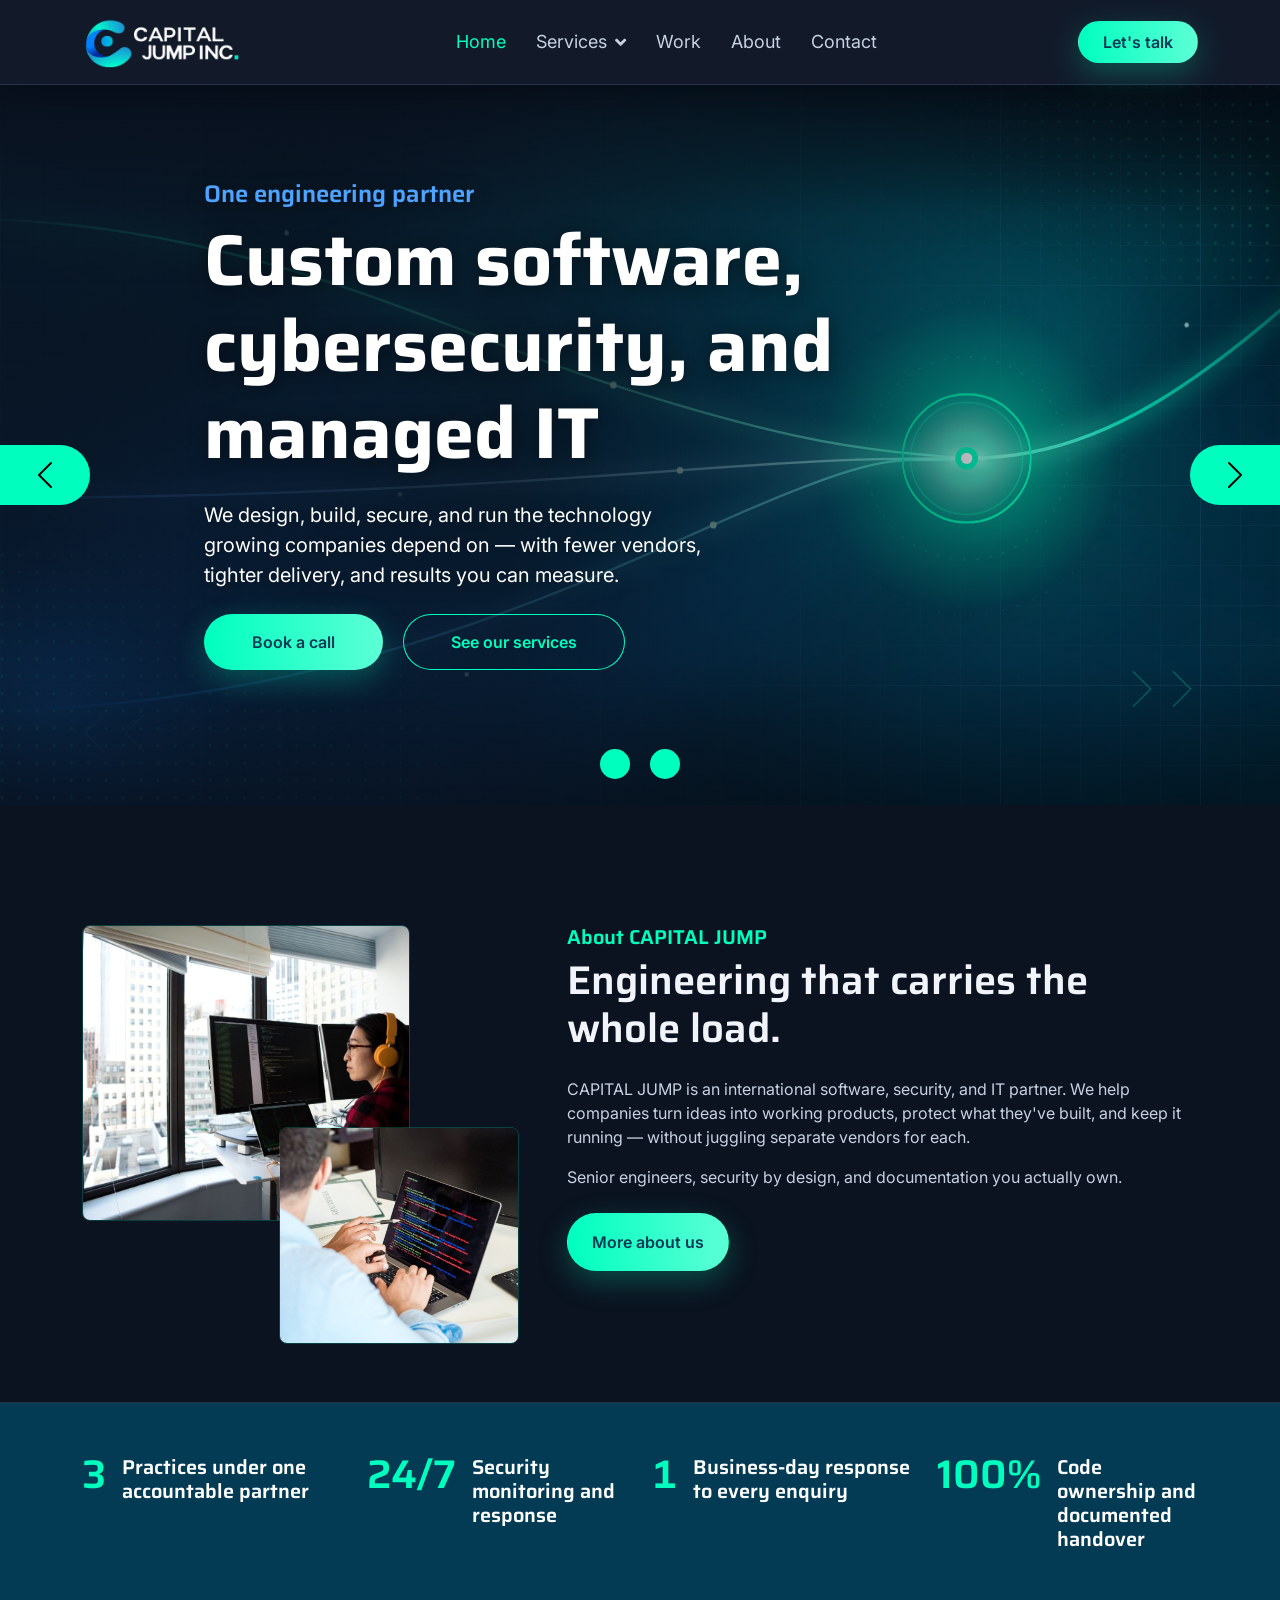
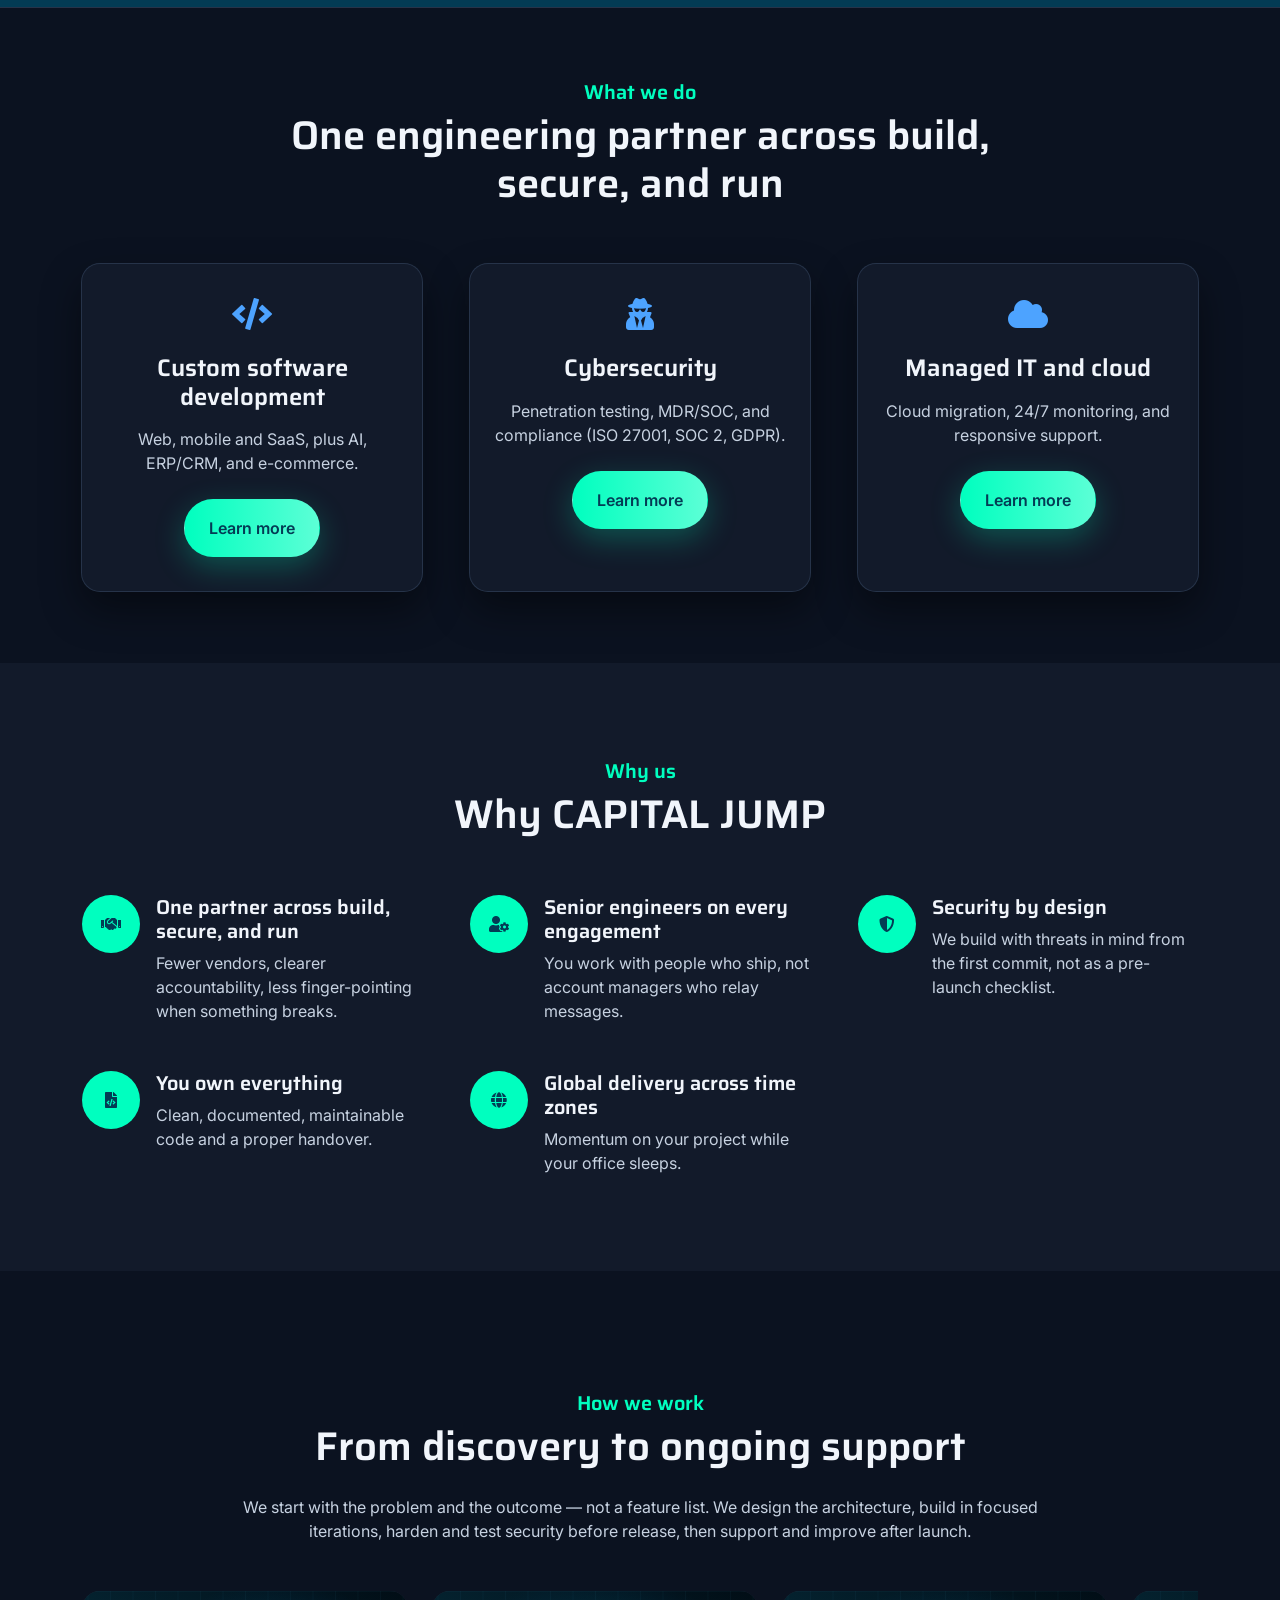
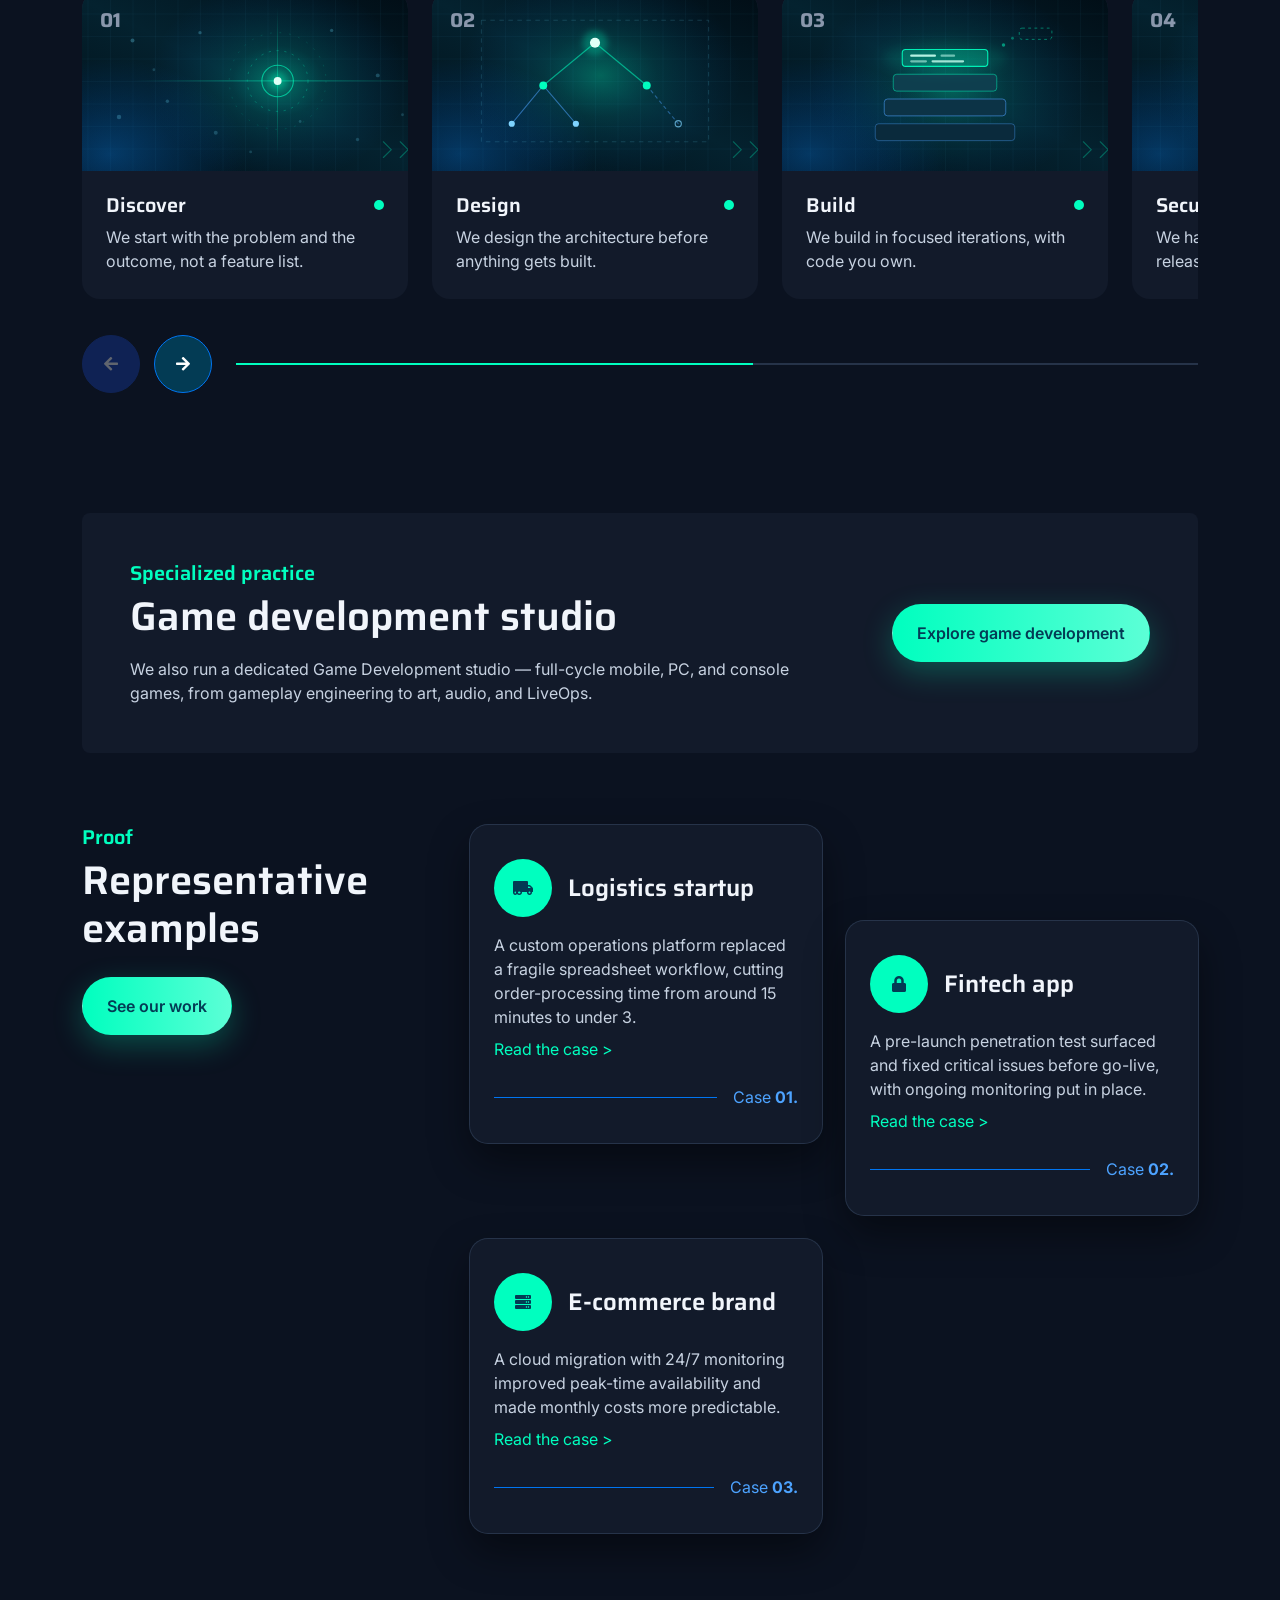
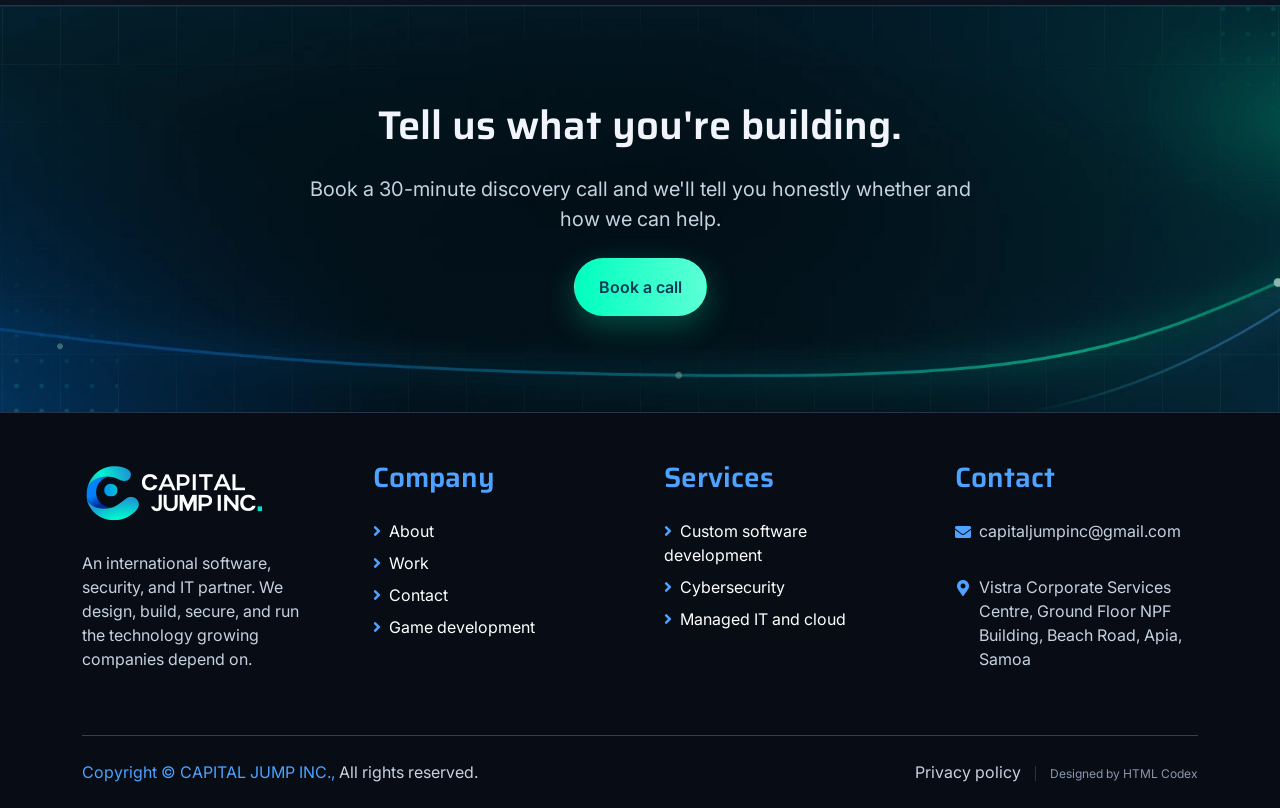
<file: index.html>
<!DOCTYPE html>
<html lang="en">

    <head>
        <meta charset="utf-8">
        <!-- Google Analytics (GA4) — 評估 ID：G-ZM346VN1R1
             本機預覽（localhost / 127.0.0.1 / 直接開檔）不載入，避免測試流量混進正式資料。
             需要在本機驗證時，在網址後面加上 ?ga_test=1 即可暫時啟用。 -->
        <script>
            (function () {
                var host = location.hostname;
                var isLocal = host === 'localhost' || host === '127.0.0.1' || host === '' || host.indexOf('.local') > -1;
                var force = location.search.indexOf('ga_test=1') > -1;
                if (isLocal && !force) { return; }

                window.dataLayer = window.dataLayer || [];
                window.gtag = function () { window.dataLayer.push(arguments); };

                var s = document.createElement('script');
                s.async = true;
                s.src = 'https://www.googletagmanager.com/gtag/js?id=G-ZM346VN1R1';
                document.head.appendChild(s);

                gtag('js', new Date());
                gtag('config', 'G-ZM346VN1R1');
            })();
        </script>
        <title>CAPITAL JUMP | Custom Software, Cybersecurity &amp; Managed IT</title>
        <meta content="width=device-width, initial-scale=1.0" name="viewport">
        <meta content="custom software development, cybersecurity, managed IT, cloud services, penetration testing, MDR, SOC 2, ISO 27001, game development" name="keywords">
        <meta content="One engineering partner for custom software, cybersecurity, and managed IT &amp; cloud. We design, build, secure, and run the technology growing companies rely on." name="description">

        <link href="img/icon.png" rel="icon">

        <!-- Google Web Fonts -->
        <link rel="preconnect" href="https://fonts.googleapis.com">
        <link rel="preconnect" href="https://fonts.gstatic.com" crossorigin>
        <link href="https://fonts.googleapis.com/css2?family=Inter:wght@400;500;600&family=Saira:wght@500;600;700&display=swap" rel="stylesheet">

        <!-- Icon Font Stylesheet -->
        <link href="https://cdnjs.cloudflare.com/ajax/libs/font-awesome/5.10.0/css/all.min.css" rel="stylesheet">
        <link href="https://cdn.jsdelivr.net/npm/bootstrap-icons@1.4.1/font/bootstrap-icons.css" rel="stylesheet">

        <!-- Libraries Stylesheet -->
        <link href="lib/animate/animate.min.css" rel="stylesheet">

        <!-- Customized Bootstrap Stylesheet -->
        <link href="css/bootstrap.min.css" rel="stylesheet">

        <!-- Template Stylesheet -->
        <link href="css/style.css" rel="stylesheet">

        <!-- Dark Tech Theme Override (最後載入；移除本行即回復淺色) -->
        <link href="css/dark-theme.css" rel="stylesheet">
    </head>

    <body>
        <!-- Spinner Start -->
        <div id="spinner" class="show position-fixed translate-middle w-100 vh-100 top-50 start-50 d-flex align-items-center justify-content-center">
            <div class="spinner-grow text-primary" role="status"></div>
        </div>
        <!-- Spinner End -->

        <!-- Topbar Start -->
        <!-- 真實地址 / Email / 社群帳號待補（[待填]）後再啟用本區塊 -->
        <!-- <div class="container-fluid bg-dark py-2 d-none d-md-flex">
            <div class="container">
                <div class="d-flex justify-content-between topbar">
                    <div class="top-info">
                        <small class="me-3 text-white-50"><a href="#"><i class="fas fa-map-marker-alt me-2 text-secondary"></i></a>[待填：Address]</small>
                        <small class="me-3 text-white-50"><a href="#"><i class="fas fa-envelope me-2 text-secondary"></i></a>[待填：Email]</small>
                    </div>
                    <div id="note" class="text-secondary d-none d-xl-flex"><small>Note : We reply to every enquiry within one business day</small></div>
                    <div class="top-link">
                        <a href="" class="bg-light nav-fill btn btn-sm-square rounded-circle"><i class="fab fa-linkedin-in text-primary"></i></a>
                    </div>
                </div>
            </div>
        </div> -->
        <!-- Topbar End -->

        <!-- Navbar Start -->
        <!-- sticky-top：捲動時導覽列固定在視窗上方 -->
        <div class="container-fluid bg-primary sticky-top">
            <div class="container">
                <nav class="navbar navbar-dark navbar-expand-lg py-1">
                    <a href="index.html" class="navbar-brand">
                        <img width="182" height="60" src="img/cj-logo.png" class="brand-logo" alt="CAPITAL JUMP">
                    </a>
                    <button type="button" class="navbar-toggler me-0" data-bs-toggle="collapse" data-bs-target="#navbarCollapse">
                        <span class="navbar-toggler-icon"></span>
                    </button>
                    <div class="collapse navbar-collapse bg-transparent" id="navbarCollapse">
                        <div class="navbar-nav ms-auto mx-xl-auto p-1">
                            <a href="index.html" class="nav-item nav-link active">Home</a>
                            <div class="nav-item dropdown">
                                <a href="service.html" class="nav-link dropdown-toggle" data-bs-toggle="dropdown">Services</a>
                                <div class="dropdown-menu bg-light m-0 rounded">
                                    <a href="service.html" class="dropdown-item">All services</a>
                                    <a href="service-software.html" class="dropdown-item">Custom software development</a>
                                    <a href="service-cybersecurity.html" class="dropdown-item">Cybersecurity</a>
                                    <a href="service-managed-it.html" class="dropdown-item">Managed IT and cloud</a>
                                    <a href="game-development.html" class="dropdown-item">Game development</a>
                                </div>
                            </div>
                            <a href="work.html" class="nav-item nav-link">Work</a>
                            <a href="about.html" class="nav-item nav-link">About</a>
                            <a href="contact.html" class="nav-item nav-link">Contact</a>
                            <a href="contact.html" class="btn btn-secondary rounded-pill py-2 px-4 my-3 d-xl-none">Let's talk</a>
                        </div>
                    </div>
                    <div class="d-none d-xl-flex flex-shirink-0">
                        <a href="contact.html" class="btn btn-secondary rounded-pill py-2 px-4">Let's talk</a>
                    </div>
                </nav>
            </div>
        </div>
        <!-- Navbar End -->

        <!-- Carousel Start -->
        <div class="container-fluid px-0">
            <div id="carouselId" class="carousel slide" data-bs-ride="carousel">
                <ol class="carousel-indicators">
                    <li data-bs-target="#carouselId" data-bs-slide-to="0" class="active" aria-current="true" aria-label="First slide"></li>
                    <li data-bs-target="#carouselId" data-bs-slide-to="1" aria-label="Second slide"></li>
                </ol>
                <div class="carousel-inner" role="listbox">
                    <!-- 主視覺拆成兩層：靜態底圖（漸層、光帶、網格、點陣、光路外發光）烘焙成
                         hero-kv-1-base.webp，只柵格化一次；會動的元素留在下方的 .hero-fx inline SVG。
                         原始的 hero-kv-1.svg 內含 3 個 feGaussianBlur 濾鏡，整張在 1425x802 下柵格化
                         一次要 245ms（一個影格只有 16.7ms），而 SVG 內嵌 CSS 動畫放在 img 裡會逐影格
                         重繪整張圖，這是首頁主視覺區段捲不動的原因。原始向量檔保留在 img/ 供日後編修。 -->
                    <!-- hero-left = A 案（文字左對齊、右半邊留給主視覺）。移除 hero-left 即回到 B 案置中版 -->
                    <div class="carousel-item carousel-item-kv hero-left active">
                        <img width="2560" height="1440" src="img/hero-kv-1-base.webp" class="img-fluid" alt="CAPITAL JUMP brand key visual: three streams of light converging into a single bright node">
                        <!-- 主視覺動態層。底圖（漸層、光帶、網格、點陣、光路外發光）已烘焙進
                             hero-kv-1-base.webp，只柵格化一次；這裡只留會動的元素，讓瀏覽器
                             僅重繪變動的部分。原始完整向量檔保留在 img/hero-kv-1.svg。
                             動畫定義在 css/style.css 的 Hero motion 區段。 -->
                        <!-- 薄荷光暈獨立成一層：它是整個動態層最貴的單一元素（1360x1200
                             的漸層橢圓，單次柵格化 4.8ms，佔動態層 7.2ms 的三分之二）。
                             放在同一層的話，光流線每影格重繪就會連帶重畫它。拆出來後
                             由 CSS 改變整個 svg 的 opacity，這種動畫交給合成器，零重繪。 -->
                        <svg class="hero-halo" viewBox="0 0 1920 1080" preserveAspectRatio="xMidYMid slice" aria-hidden="true" focusable="false">
                            <radialGradient id="fxMint" cx="0.5" cy="0.5" r="0.5">
                                <stop offset="0"    stop-color="#00FFBF" stop-opacity="0.44"/>
                                <stop offset="0.22" stop-color="#00D8CE" stop-opacity="0.21"/>
                                <stop offset="0.55" stop-color="#0095D8" stop-opacity="0.10"/>
                                <stop offset="1"    stop-color="#0075F1" stop-opacity="0"/>
                            </radialGradient>
                            <ellipse cx="1470" cy="560" rx="680" ry="600" fill="url(#fxMint)"/>
                        </svg>
                        <svg class="hero-fx" viewBox="0 0 1920 1080" preserveAspectRatio="xMidYMid slice" aria-hidden="true" focusable="false">
                            <defs>
                                <radialGradient id="fxCore" cx="0.5" cy="0.5" r="0.5">
                                    <stop offset="0"    stop-color="#FFFFFF" stop-opacity="1"/>
                                    <stop offset="0.16" stop-color="#C6FFEE" stop-opacity="0.95"/>
                                    <stop offset="0.42" stop-color="#00FFBF" stop-opacity="0.55"/>
                                    <stop offset="1"    stop-color="#00FFBF" stop-opacity="0"/>
                                </radialGradient>
                                <filter id="fxSoft2" x="-60%" y="-60%" width="220%" height="220%"><feGaussianBlur stdDeviation="9"/></filter>
                                <!-- 光點的連續光暈。中段用縱向線性漸層、兩端用徑向漸層的
                                     半圓帽，拼成膠囊狀。座標用 userSpaceOnUse 並以光點本身
                                     的局部座標為準，所以同一組漸層可以給四條線共用。 -->
                                <linearGradient id="fxLatA" gradientUnits="userSpaceOnUse" x1="0" y1="-28" x2="0" y2="28">
                                    <stop offset="0.000" stop-color="#B6FFEC" stop-opacity="0.004"/>
                                    <stop offset="0.071" stop-color="#B6FFEC" stop-opacity="0.016"/>
                                    <stop offset="0.143" stop-color="#B6FFEC" stop-opacity="0.047"/>
                                    <stop offset="0.214" stop-color="#B6FFEC" stop-opacity="0.090"/>
                                    <stop offset="0.286" stop-color="#B6FFEC" stop-opacity="0.169"/>
                                    <stop offset="0.357" stop-color="#B6FFEC" stop-opacity="0.275"/>
                                    <stop offset="0.429" stop-color="#B6FFEC" stop-opacity="0.337"/>
                                    <stop offset="0.500" stop-color="#B6FFEC" stop-opacity="0.373"/>
                                    <stop offset="0.571" stop-color="#B6FFEC" stop-opacity="0.337"/>
                                    <stop offset="0.643" stop-color="#B6FFEC" stop-opacity="0.275"/>
                                    <stop offset="0.714" stop-color="#B6FFEC" stop-opacity="0.169"/>
                                    <stop offset="0.786" stop-color="#B6FFEC" stop-opacity="0.090"/>
                                    <stop offset="0.857" stop-color="#B6FFEC" stop-opacity="0.047"/>
                                    <stop offset="0.929" stop-color="#B6FFEC" stop-opacity="0.016"/>
                                    <stop offset="1.000" stop-color="#B6FFEC" stop-opacity="0.004"/>
                                </linearGradient>
                                <radialGradient id="fxCapA" gradientUnits="userSpaceOnUse" cx="0" cy="0" r="28">
                                    <stop offset="0.000" stop-color="#B6FFEC" stop-opacity="0.373"/>
                                    <stop offset="0.143" stop-color="#B6FFEC" stop-opacity="0.337"/>
                                    <stop offset="0.286" stop-color="#B6FFEC" stop-opacity="0.275"/>
                                    <stop offset="0.429" stop-color="#B6FFEC" stop-opacity="0.169"/>
                                    <stop offset="0.571" stop-color="#B6FFEC" stop-opacity="0.090"/>
                                    <stop offset="0.714" stop-color="#B6FFEC" stop-opacity="0.047"/>
                                    <stop offset="0.857" stop-color="#B6FFEC" stop-opacity="0.016"/>
                                    <stop offset="1.000" stop-color="#B6FFEC" stop-opacity="0.000"/>
                                </radialGradient>
                                <linearGradient id="fxLatB" gradientUnits="userSpaceOnUse" x1="0" y1="-28" x2="0" y2="28">
                                    <stop offset="0.000" stop-color="#FFFFFF" stop-opacity="0.004"/>
                                    <stop offset="0.071" stop-color="#FFFFFF" stop-opacity="0.016"/>
                                    <stop offset="0.143" stop-color="#FFFFFF" stop-opacity="0.047"/>
                                    <stop offset="0.214" stop-color="#FFFFFF" stop-opacity="0.090"/>
                                    <stop offset="0.286" stop-color="#FFFFFF" stop-opacity="0.169"/>
                                    <stop offset="0.357" stop-color="#FFFFFF" stop-opacity="0.275"/>
                                    <stop offset="0.429" stop-color="#FFFFFF" stop-opacity="0.337"/>
                                    <stop offset="0.500" stop-color="#FFFFFF" stop-opacity="0.373"/>
                                    <stop offset="0.571" stop-color="#FFFFFF" stop-opacity="0.337"/>
                                    <stop offset="0.643" stop-color="#FFFFFF" stop-opacity="0.275"/>
                                    <stop offset="0.714" stop-color="#FFFFFF" stop-opacity="0.169"/>
                                    <stop offset="0.786" stop-color="#FFFFFF" stop-opacity="0.090"/>
                                    <stop offset="0.857" stop-color="#FFFFFF" stop-opacity="0.047"/>
                                    <stop offset="0.929" stop-color="#FFFFFF" stop-opacity="0.016"/>
                                    <stop offset="1.000" stop-color="#FFFFFF" stop-opacity="0.004"/>
                                </linearGradient>
                                <radialGradient id="fxCapB" gradientUnits="userSpaceOnUse" cx="0" cy="0" r="28">
                                    <stop offset="0.000" stop-color="#FFFFFF" stop-opacity="0.373"/>
                                    <stop offset="0.143" stop-color="#FFFFFF" stop-opacity="0.337"/>
                                    <stop offset="0.286" stop-color="#FFFFFF" stop-opacity="0.275"/>
                                    <stop offset="0.429" stop-color="#FFFFFF" stop-opacity="0.169"/>
                                    <stop offset="0.571" stop-color="#FFFFFF" stop-opacity="0.090"/>
                                    <stop offset="0.714" stop-color="#FFFFFF" stop-opacity="0.047"/>
                                    <stop offset="0.857" stop-color="#FFFFFF" stop-opacity="0.016"/>
                                    <stop offset="1.000" stop-color="#FFFFFF" stop-opacity="0.000"/>
                                </radialGradient>
                                <linearGradient id="fxLatC" gradientUnits="userSpaceOnUse" x1="0" y1="-28" x2="0" y2="28">
                                    <stop offset="0.000" stop-color="#A8DEFF" stop-opacity="0.004"/>
                                    <stop offset="0.071" stop-color="#A8DEFF" stop-opacity="0.016"/>
                                    <stop offset="0.143" stop-color="#A8DEFF" stop-opacity="0.047"/>
                                    <stop offset="0.214" stop-color="#A8DEFF" stop-opacity="0.090"/>
                                    <stop offset="0.286" stop-color="#A8DEFF" stop-opacity="0.169"/>
                                    <stop offset="0.357" stop-color="#A8DEFF" stop-opacity="0.275"/>
                                    <stop offset="0.429" stop-color="#A8DEFF" stop-opacity="0.337"/>
                                    <stop offset="0.500" stop-color="#A8DEFF" stop-opacity="0.373"/>
                                    <stop offset="0.571" stop-color="#A8DEFF" stop-opacity="0.337"/>
                                    <stop offset="0.643" stop-color="#A8DEFF" stop-opacity="0.275"/>
                                    <stop offset="0.714" stop-color="#A8DEFF" stop-opacity="0.169"/>
                                    <stop offset="0.786" stop-color="#A8DEFF" stop-opacity="0.090"/>
                                    <stop offset="0.857" stop-color="#A8DEFF" stop-opacity="0.047"/>
                                    <stop offset="0.929" stop-color="#A8DEFF" stop-opacity="0.016"/>
                                    <stop offset="1.000" stop-color="#A8DEFF" stop-opacity="0.004"/>
                                </linearGradient>
                                <radialGradient id="fxCapC" gradientUnits="userSpaceOnUse" cx="0" cy="0" r="28">
                                    <stop offset="0.000" stop-color="#A8DEFF" stop-opacity="0.373"/>
                                    <stop offset="0.143" stop-color="#A8DEFF" stop-opacity="0.337"/>
                                    <stop offset="0.286" stop-color="#A8DEFF" stop-opacity="0.275"/>
                                    <stop offset="0.429" stop-color="#A8DEFF" stop-opacity="0.169"/>
                                    <stop offset="0.571" stop-color="#A8DEFF" stop-opacity="0.090"/>
                                    <stop offset="0.714" stop-color="#A8DEFF" stop-opacity="0.047"/>
                                    <stop offset="0.857" stop-color="#A8DEFF" stop-opacity="0.016"/>
                                    <stop offset="1.000" stop-color="#A8DEFF" stop-opacity="0.000"/>
                                </radialGradient>
                            </defs>

                            <!-- 擴散訊號環 -->
                            <g fill="none" stroke="#00FFBF" stroke-width="2">
                                <circle class="cj-ripple"             cx="1450" cy="560" r="96"/>
                                <circle class="cj-ripple cj-ripple-2" cx="1450" cy="560" r="96"/>
                                <circle class="cj-ripple cj-ripple-3" cx="1450" cy="560" r="96"/>
                            </g>

                            <!-- 雷達／防護環：緩慢反向旋轉 -->
                            <g fill="none" stroke="#00FFBF">
                                <circle class="cj-ring"           cx="1450" cy="560" r="152" stroke-opacity="0.32" stroke-width="1.5" stroke-dasharray="4 16"/>
                                <circle class="cj-ring cj-ring-2" cx="1450" cy="560" r="234" stroke-opacity="0.22" stroke-width="1.5" stroke-dasharray="2 22"/>
                                <circle class="cj-ring"           cx="1450" cy="560" r="336" stroke-opacity="0.13" stroke-width="1.5" stroke-dasharray="2 30"/>
                                <circle cx="1450" cy="560" r="84" stroke-opacity="0.42" stroke-width="2"/>
                            </g>

                            <!-- 流動光點。原本靠 feGaussianBlur（sigma=9）發光，但模糊每影格
                                 重算，實測單是這四條線就要 26.1ms（影格預算 16.7ms）。
                                 改法：每顆光點是一個沿路徑移動的群組 —— 中段用縱向漸層的
                                 矩形、兩端用徑向漸層的半圓帽，拼成一個連續的膠囊狀光暈。
                                 漸層連續，放大也不會出現分層邊界（先前用多層描邊疊加會看到
                                 一圈圈等高線）。移動靠 offset-path + offset-distance，屬於
                                 transform 類動畫，由合成器處理、不產生重繪。
                                 光暈膠囊刻意比亮芯短 7px，讓亮芯末端落在漸層的衰減段上 ——
                                 否則端點會以完整亮度外擴，比原始模糊亮一倍。
                                 亮度分布取自原始模糊的實測剖面（橫向 ±4:86 / ±8:70 /
                                 ±12:43 / ±16:23 / ±20:12 / ±24:4 / ±28:1，alpha 0-255）。 -->
                            <g class="cj-dot cj-dot-1a">
                                <rect x="-37.3" y="-28" width="74.5" height="56" fill="url(#fxLatA)"/>
                                <g transform="translate(37.3,0)"><path d="M 0,-28 A 28,28 0 0 1 0,28 Z" fill="url(#fxCapA)"/></g>
                                <g transform="translate(-37.3,0)"><path d="M 0,-28 A 28,28 0 0 0 0,28 Z" fill="url(#fxCapA)"/></g>
                                <rect x="-44.3" y="-1.50" width="88.5" height="3" rx="1.50" fill="#FFFFFF"/>
                            </g>
                            <g class="cj-dot cj-dot-1b">
                                <rect x="-37.3" y="-28" width="74.5" height="56" fill="url(#fxLatA)"/>
                                <g transform="translate(37.3,0)"><path d="M 0,-28 A 28,28 0 0 1 0,28 Z" fill="url(#fxCapA)"/></g>
                                <g transform="translate(-37.3,0)"><path d="M 0,-28 A 28,28 0 0 0 0,28 Z" fill="url(#fxCapA)"/></g>
                                <rect x="-44.3" y="-1.50" width="88.5" height="3" rx="1.50" fill="#FFFFFF"/>
                            </g>
                            <g class="cj-dot cj-dot-2a">
                                <rect x="-35.9" y="-28" width="71.8" height="56" fill="url(#fxLatB)"/>
                                <g transform="translate(35.9,0)"><path d="M 0,-28 A 28,28 0 0 1 0,28 Z" fill="url(#fxCapB)"/></g>
                                <g transform="translate(-35.9,0)"><path d="M 0,-28 A 28,28 0 0 0 0,28 Z" fill="url(#fxCapB)"/></g>
                                <rect x="-42.9" y="-1.50" width="85.8" height="3" rx="1.50" fill="#FFFFFF"/>
                            </g>
                            <g class="cj-dot cj-dot-2b">
                                <rect x="-35.9" y="-28" width="71.8" height="56" fill="url(#fxLatB)"/>
                                <g transform="translate(35.9,0)"><path d="M 0,-28 A 28,28 0 0 1 0,28 Z" fill="url(#fxCapB)"/></g>
                                <g transform="translate(-35.9,0)"><path d="M 0,-28 A 28,28 0 0 0 0,28 Z" fill="url(#fxCapB)"/></g>
                                <rect x="-42.9" y="-1.50" width="85.8" height="3" rx="1.50" fill="#FFFFFF"/>
                            </g>
                            <g class="cj-dot cj-dot-3a">
                                <rect x="-37.6" y="-28" width="75.2" height="56" fill="url(#fxLatC)"/>
                                <g transform="translate(37.6,0)"><path d="M 0,-28 A 28,28 0 0 1 0,28 Z" fill="url(#fxCapC)"/></g>
                                <g transform="translate(-37.6,0)"><path d="M 0,-28 A 28,28 0 0 0 0,28 Z" fill="url(#fxCapC)"/></g>
                                <rect x="-44.6" y="-1.50" width="89.2" height="3" rx="1.50" fill="#FFFFFF"/>
                            </g>
                            <g class="cj-dot cj-dot-3b">
                                <rect x="-37.6" y="-28" width="75.2" height="56" fill="url(#fxLatC)"/>
                                <g transform="translate(37.6,0)"><path d="M 0,-28 A 28,28 0 0 1 0,28 Z" fill="url(#fxCapC)"/></g>
                                <g transform="translate(-37.6,0)"><path d="M 0,-28 A 28,28 0 0 0 0,28 Z" fill="url(#fxCapC)"/></g>
                                <rect x="-44.6" y="-1.50" width="89.2" height="3" rx="1.50" fill="#FFFFFF"/>
                            </g>
                            <g class="cj-dot cj-dot-4a">
                                <rect x="-17.6" y="-28" width="35.2" height="56" fill="url(#fxLatB)"/>
                                <g transform="translate(17.6,0)"><path d="M 0,-28 A 28,28 0 0 1 0,28 Z" fill="url(#fxCapB)"/></g>
                                <g transform="translate(-17.6,0)"><path d="M 0,-28 A 28,28 0 0 0 0,28 Z" fill="url(#fxCapB)"/></g>
                                <rect x="-24.6" y="-1.75" width="49.2" height="3.5" rx="1.75" fill="#FFFFFF"/>
                            </g>
                            <g class="cj-dot cj-dot-4b">
                                <rect x="-17.6" y="-28" width="35.2" height="56" fill="url(#fxLatB)"/>
                                <g transform="translate(17.6,0)"><path d="M 0,-28 A 28,28 0 0 1 0,28 Z" fill="url(#fxCapB)"/></g>
                                <g transform="translate(-17.6,0)"><path d="M 0,-28 A 28,28 0 0 0 0,28 Z" fill="url(#fxCapB)"/></g>
                                <rect x="-24.6" y="-1.75" width="49.2" height="3.5" rx="1.75" fill="#FFFFFF"/>
                            </g>

                            <!-- 路徑節點 -->
                            <g fill="#C6FFEE">
                                <circle cx="920"  cy="450" r="5"/>
                                <circle cx="1020" cy="578" r="5"/>
                                <circle cx="1070" cy="660" r="5"/>
                                <circle cx="430"  cy="222" r="3.5" fill-opacity="0.6"/>
                                <circle cx="600"  cy="614" r="3.5" fill-opacity="0.6"/>
                                <circle cx="700"  cy="884" r="3.5" fill-opacity="0.6"/>
                                <circle cx="1780" cy="360" r="3.5" fill-opacity="0.6"/>
                            </g>

                            <!-- 匯流核心：脈動 + 中心亮點呼吸 -->
                            <g>
                                <circle class="cj-core"    cx="1450" cy="560" r="230" fill="url(#fxCore)" opacity="0.55"/>
                                <circle class="cj-coredot" cx="1450" cy="560" r="46" fill="#00FFBF" fill-opacity="0.35" filter="url(#fxSoft2)"/>
                                <circle cx="1450" cy="560" r="17" fill="#00FFBF"/>
                                <circle cx="1450" cy="560" r="8.5" fill="#FFFFFF"/>
                            </g>

                            <!-- 幾何飾件 -->
                            <g stroke="#00FFBF" fill="none" stroke-width="2" stroke-opacity="0.32" stroke-linecap="round">
                                <path d="M 1700,880 l 26,26 l -26,26"/>
                                <path d="M 1760,880 l 26,26 l -26,26"/>
                            </g>
                            <g stroke="#4DA3FF" fill="none" stroke-width="2" stroke-opacity="0.28" stroke-linecap="round">
                                <path d="M 214,946 l -26,26 l 26,26"/>
                                <path d="M 154,946 l -26,26 l 26,26"/>
                            </g>

                        </svg>
                        <!-- 左側壓暗與上下收邊：必須疊在動態元素之上。原本是 SVG 裡的三層
                             全幅漸層，實測佔動態層單次重繪 20.3ms 中的 13.6ms（光流線每
                             影格重繪時會連帶重畫它們）。改用 CSS 漸層獨立成一層。 -->
                        <div class="hero-veil" aria-hidden="true"></div>
                        <div class="carousel-caption">
                            <div class="container carousel-content">
                                <p class="hero-eyebrow text-secondary h4 animated fadeInUp">One engineering partner</p>
                                <h1 class="text-white display-2 mb-4 animated fadeInRight">Custom software, cybersecurity, and managed IT 
                                    <!-- &mdash; from one engineering partner. -->
                                </h1>
                                <p class="mb-4 text-white fs-5 animated fadeInDown">We design, build, secure, and run the technology growing companies depend on &mdash; with fewer vendors, tighter delivery, and results you can measure.</p>
                                <a href="contact.html" class="me-2"><button type="button" class="px-4 py-sm-3 px-sm-5 btn btn-primary rounded-pill carousel-content-btn1 animated fadeInLeft">Book a call</button></a>
                                <a href="service.html" class="ms-2"><button type="button" class="px-4 py-sm-3 px-sm-5 btn btn-primary rounded-pill carousel-content-btn2 animated fadeInRight">See our services</button></a>
                            </div>
                        </div>
                    </div>
                    <div class="carousel-item hero-left">
                        <img width="1920" height="1080" fetchpriority="low" src="img/carousel-2.jpg" class="img-fluid" alt="Close-up of an illuminated teal circuit panel">
                        <div class="carousel-caption">
                            <div class="container carousel-content">
                                <p class="hero-eyebrow text-secondary h4 animated fadeInUp">Build &middot; Secure &middot; Run</p>
                                <h2 class="text-white display-2 mb-4 animated fadeInLeft">Ship faster. Stay secure. Scale with confidence.</h2>
                                <p class="mb-4 text-white fs-5 animated fadeInDown">One engineering team for the whole journey &mdash; from MVP to enterprise platform, hardened against real threats and monitored around the clock.</p>
                                <a href="contact.html" class="me-2"><button type="button" class="px-4 py-sm-3 px-sm-5 btn btn-primary rounded-pill carousel-content-btn1 animated fadeInLeft">Start your project</button></a>
                                <a href="contact.html" class="ms-2"><button type="button" class="px-4 py-sm-3 px-sm-5 btn btn-primary rounded-pill carousel-content-btn2 animated fadeInRight">Talk to an engineer</button></a>
                            </div>
                        </div>
                    </div>
                </div>
                <button class="carousel-control-prev" type="button" data-bs-target="#carouselId" data-bs-slide="prev">
                    <span class="carousel-control-prev-icon" aria-hidden="true"></span>
                    <span class="visually-hidden">Previous</span>
                </button>
                <button class="carousel-control-next" type="button" data-bs-target="#carouselId" data-bs-slide="next">
                    <span class="carousel-control-next-icon" aria-hidden="true"></span>
                    <span class="visually-hidden">Next</span>
                </button>
            </div>
        </div>
        <!-- Carousel End -->


        <!-- About Start -->
        <div class="container-fluid py-5 my-4">
            <div class="container pt-5">
                <div class="row g-5">
                    <div class="col-lg-5 col-md-6 col-sm-12 wow fadeIn" data-wow-delay=".1s">
                        <div class="h-100 position-relative">
                            <img width="900" height="811" loading="lazy" src="img/home-about-1.jpg" class="img-fluid w-75 rounded pic-b" alt="An engineer at a standing desk by a window wall, code on two monitors" style="margin-bottom: 25%;">
                            <!-- 前景圖縮小並移到右下角，只疊到後方那張的右下角（螢幕下緣那塊），兩張人臉都不會被蓋掉 -->
                            <div class="position-absolute" style="width: 55%; top: 50%; left: 45%;">
                                <img width="900" height="811" loading="lazy" src="img/home-about-2.jpg" class="img-fluid w-100 rounded pic-b" alt="Close-up of a developer typing, source code on the laptop screen">
                            </div>
                        </div>
                    </div>
                    <div class="col-lg-7 col-md-6 col-sm-12 wow fadeIn" data-wow-delay=".2s">
                        <p class="h5 text-primary">About CAPITAL JUMP</p>
                        <h2 class="mb-4 h1">Engineering that carries the whole load.</h2>
                        <p>CAPITAL JUMP is an international software, security, and IT partner. We help companies turn ideas into working products, protect what they've built, and keep it running &mdash; without juggling separate vendors for each.</p>
                        <p class="mb-4">Senior engineers, security by design, and documentation you actually own.</p>
                        <a href="about.html" class="btn btn-secondary rounded-pill px-4 py-3 text-white">More about us</a>
                    </div>
                </div>
            </div>
        </div>
        <!-- About End -->


        <!-- Fact Start -->
        <div class="container-fluid bg-secondary py-5">
            <div class="container">
                <div class="row g-4">
                    <div class="col-lg-3 col-md-6 wow fadeIn" data-wow-delay=".1s">
                        <div class="d-flex counter">
                            <span class="h1 me-3 text-primary">3</span>
                            <h3 class="h5 text-white mt-1">Practices under one accountable partner</h3>
                        </div>
                    </div>
                    <div class="col-lg-3 col-md-6 wow fadeIn" data-wow-delay=".1s">
                        <div class="d-flex counter">
                            <span class="h1 me-3 text-primary">24/7</span>
                            <h3 class="h5 text-white mt-1">Security monitoring and response</h3>
                        </div>
                    </div>
                    <div class="col-lg-3 col-md-6 wow fadeIn" data-wow-delay=".2s">
                        <div class="d-flex counter">
                            <span class="h1 me-3 text-primary"><span class="counter-value">1</span></span>
                            <h3 class="h5 text-white mt-1">Business-day response to every enquiry</h3>
                        </div>
                    </div>
                    <div class="col-lg-3 col-md-6 wow fadeIn" data-wow-delay=".3s">
                        <div class="d-flex counter">
                            <span class="h1 me-3 text-primary">100%</span>
                            <h3 class="h5 text-white mt-1">Code ownership and documented handover</h3>
                        </div>
                    </div>
                </div>
            </div>
        </div>
        <!-- Fact End -->


        <!-- Services Start -->
        <div class="container-fluid services py-5 my-4">
            <div class="container">
                <div class="text-center mx-auto pb-5 wow fadeIn" data-wow-delay=".1s" style="max-width: 700px;">
                    <p class="h5 text-primary">What we do</p>
                    <h2 class="h1">One engineering partner across build, secure, and run</h2>
                </div>
                <div class="row g-5 services-inner">
                    <div class="col-md-6 col-lg-4 wow fadeIn" data-wow-delay=".1s">
                        <div class="services-item bg-light">
                            <div class="p-4 text-center services-content">
                                <div class="services-content-icon1">
                                    <i class="fa fa-code fa-2x mb-4 text-primary1"></i>
                                    <h3 class="h4 mb-3">Custom software development</h3>
                                    <p class="mb-4">Web, mobile and SaaS, plus AI, ERP/CRM, and e-commerce.</p>
                                    <a href="service-software.html" class="btn btn-secondary rounded-pill px-4 py-3 text-white">Learn more</a>
                                </div>
                            </div>
                        </div>
                    </div>
                    <div class="col-md-6 col-lg-4 wow fadeIn" data-wow-delay=".2s">
                        <div class="services-item bg-light">
                            <div class="p-4 text-center services-content">
                                <div class="services-content-icon1">
                                    <i class="fas fa-user-secret fa-2x mb-4 text-primary1"></i>
                                    <h4 class="mb-3">Cybersecurity</h4>
                                    <p class="mb-4">Penetration testing, MDR/SOC, and compliance (ISO 27001, SOC 2, GDPR).</p>
                                    <a href="service-cybersecurity.html" class="btn btn-secondary rounded-pill px-4 py-3 text-white">Learn more</a>
                                </div>
                            </div>
                        </div>
                    </div>
                    <div class="col-md-6 col-lg-4 wow fadeIn" data-wow-delay=".3s">
                        <div class="services-item bg-light">
                            <div class="p-4 text-center services-content">
                                <div class="services-content-icon1">
                                    <i class="fas fa-cloud fa-2x mb-4 text-primary1"></i>
                                    <h4 class="mb-3">Managed IT and cloud</h4>
                                    <p class="mb-4">Cloud migration, 24/7 monitoring, and responsive support.</p>
                                    <a href="service-managed-it.html" class="btn btn-secondary rounded-pill px-4 py-3 text-white">Learn more</a>
                                </div>
                            </div>
                        </div>
                    </div>
                </div>
            </div>
        </div>
        <!-- Services End -->


        <!-- Why CAPITAL JUMP Start -->
        <div class="container-fluid bg-light py-5">
            <div class="container py-5">
                <div class="text-center mx-auto pb-5 wow fadeIn" data-wow-delay=".1s" style="max-width: 700px;">
                    <p class="h5 text-primary">Why us</p>
                    <h2 class="h1">Why CAPITAL JUMP</h2>
                </div>
                <div class="row g-5">
                    <!-- justify-content-center -->
                    <div class="col-md-6 col-lg-4 wow fadeIn" data-wow-delay=".1s">
                        <div class="d-flex h-100">
                            <div class="flex-shrink-0 btn-lg-square bg-primary rounded-circle">
                                <i class="fas fa-handshake text-white"></i>
                            </div>
                            <div class="ms-3">
                                <h3 class="h5 mb-2">One partner across build, secure, and run</h3>
                                <p class="mb-0">Fewer vendors, clearer accountability, less finger-pointing when something breaks.</p>
                            </div>
                        </div>
                    </div>
                    <div class="col-md-6 col-lg-4 wow fadeIn" data-wow-delay=".1s">
                        <div class="d-flex h-100">
                            <div class="flex-shrink-0 btn-lg-square bg-primary rounded-circle">
                                <i class="fas fa-user-cog text-white"></i>
                            </div>
                            <div class="ms-3">
                                <h3 class="h5 mb-2">Senior engineers on every engagement</h3>
                                <p class="mb-0">You work with people who ship, not account managers who relay messages.</p>
                            </div>
                        </div>
                    </div>
                    <div class="col-md-6 col-lg-4 wow fadeIn" data-wow-delay=".2s">
                        <div class="d-flex h-100">
                            <div class="flex-shrink-0 btn-lg-square bg-primary rounded-circle">
                                <i class="fas fa-shield-alt text-white"></i>
                            </div>
                            <div class="ms-3">
                                <h3 class="h5 mb-2">Security by design</h3>
                                <p class="mb-0">We build with threats in mind from the first commit, not as a pre-launch checklist.</p>
                            </div>
                        </div>
                    </div>
                    <div class="col-md-6 col-lg-4 wow fadeIn" data-wow-delay=".1s">
                        <div class="d-flex h-100">
                            <div class="flex-shrink-0 btn-lg-square bg-primary rounded-circle">
                                <i class="fas fa-file-code text-white"></i>
                            </div>
                            <div class="ms-3">
                                <h3 class="h5 mb-2">You own everything</h3>
                                <p class="mb-0">Clean, documented, maintainable code and a proper handover.</p>
                            </div>
                        </div>
                    </div>
                    <div class="col-md-6 col-lg-4 wow fadeIn" data-wow-delay=".2s">
                        <div class="d-flex h-100">
                            <div class="flex-shrink-0 btn-lg-square bg-primary rounded-circle">
                                <i class="fas fa-globe text-white"></i>
                            </div>
                            <div class="ms-3">
                                <h3 class="h5 mb-2">Global delivery across time zones</h3>
                                <p class="mb-0">Momentum on your project while your office sleeps.</p>
                            </div>
                        </div>
                    </div>
                </div>
            </div>
        </div>
        <!-- Why CAPITAL JUMP End -->


        <!-- How we work Start -->
        <div class="container-fluid py-5 my-4">
            <div class="container py-5">
                <div class="text-center mx-auto pb-5 wow fadeIn" data-wow-delay=".1s" style="max-width: 800px;">
                    <p class="h5 text-primary">How we work</p>
                    <h2 class="mb-4 h1">From discovery to ongoing support</h2>
                    <p class="mb-0">We start with the problem and the outcome &mdash; not a feature list. We design the architecture, build in focused iterations, harden and test security before release, then support and improve after launch.</p>
                </div>

                <!-- 六步流程：橫向輪播（桌機 3 張 / 平板 2 張 / 手機 1 張，右側露出下一張一角）
                     控制程式在 js/main.js 的 "Process carousel" 段落 -->
                <div class="process-carousel wow fadeIn" data-wow-delay=".1s">
                    <div class="process-track" id="processTrack">

                        <article class="process-card">
                            <!-- 卡片圖為自製品牌圖（img/process-0X.svg），與首頁主視覺同一套視覺語彙。
                                 圖只是輔助說明，卡片標題與內文已表達完整資訊，因此 alt 留空不重複朗讀。 -->
                            <div class="process-card-media">
                                <span class="process-card-step">01</span>
                                <img width="640" height="320" loading="lazy" src="img/process-01.svg" alt="">
                            </div>
                            <div class="process-card-body">
                                <div class="d-flex align-items-center justify-content-between">
                                    <h3 class="h5 mb-0">Discover</h3>
                                    <span class="process-card-dot"></span>
                                </div>
                                <p class="mb-0 mt-2">We start with the problem and the outcome, not a feature list.</p>
                            </div>
                        </article>

                        <article class="process-card">
                            <div class="process-card-media">
                                <span class="process-card-step">02</span>
                                <img width="640" height="320" loading="lazy" src="img/process-02.svg" alt="">
                            </div>
                            <div class="process-card-body">
                                <div class="d-flex align-items-center justify-content-between">
                                    <h3 class="h5 mb-0">Design</h3>
                                    <span class="process-card-dot"></span>
                                </div>
                                <p class="mb-0 mt-2">We design the architecture before anything gets built.</p>
                            </div>
                        </article>

                        <article class="process-card">
                            <div class="process-card-media">
                                <span class="process-card-step">03</span>
                                <img width="640" height="320" loading="lazy" src="img/process-03.svg" alt="">
                            </div>
                            <div class="process-card-body">
                                <div class="d-flex align-items-center justify-content-between">
                                    <h3 class="h5 mb-0">Build</h3>
                                    <span class="process-card-dot"></span>
                                </div>
                                <p class="mb-0 mt-2">We build in focused iterations, with code you own.</p>
                            </div>
                        </article>

                        <article class="process-card">
                            <div class="process-card-media">
                                <span class="process-card-step">04</span>
                                <img width="640" height="320" loading="lazy" src="img/process-04.svg" alt="">
                            </div>
                            <div class="process-card-body">
                                <div class="d-flex align-items-center justify-content-between">
                                    <h3 class="h5 mb-0">Secure &amp; Test</h3>
                                    <span class="process-card-dot"></span>
                                </div>
                                <p class="mb-0 mt-2">We harden and test security before release, not after.</p>
                            </div>
                        </article>

                        <article class="process-card">
                            <div class="process-card-media">
                                <span class="process-card-step">05</span>
                                <img width="640" height="320" loading="lazy" src="img/process-05.svg" alt="">
                            </div>
                            <div class="process-card-body">
                                <div class="d-flex align-items-center justify-content-between">
                                    <h3 class="h5 mb-0">Launch</h3>
                                    <span class="process-card-dot"></span>
                                </div>
                                <p class="mb-0 mt-2">We release with a documented handover.</p>
                            </div>
                        </article>

                        <article class="process-card">
                            <div class="process-card-media">
                                <span class="process-card-step">06</span>
                                <img width="640" height="320" loading="lazy" src="img/process-06.svg" alt="">
                            </div>
                            <div class="process-card-body">
                                <div class="d-flex align-items-center justify-content-between">
                                    <h3 class="h5 mb-0">Support</h3>
                                    <span class="process-card-dot"></span>
                                </div>
                                <p class="mb-0 mt-2">We support and improve after launch.</p>
                            </div>
                        </article>

                    </div>

                    <div class="process-controls">
                        <button type="button" class="btn btn-primary btn-lg-square rounded-circle process-arrow" data-dir="-1" aria-label="Previous step" aria-controls="processTrack">
                            <i class="fas fa-arrow-left"></i>
                        </button>
                        <button type="button" class="btn btn-primary btn-lg-square rounded-circle process-arrow" data-dir="1" aria-label="Next step" aria-controls="processTrack">
                            <i class="fas fa-arrow-right"></i>
                        </button>
                        <div class="process-progress" aria-hidden="true"><span id="processBar"></span></div>
                    </div>
                </div>
            </div>
        </div>
        <!-- How we work End -->


        <!-- Specialized practice Start -->
        <div class="container-fluid pb-5 mb-4">
            <div class="container">
                <div class="bg-light rounded p-4 p-md-5 wow fadeIn" data-wow-delay=".1s">
                    <div class="row g-4 align-items-center">
                        <div class="col-lg-8">
                            <p class="h5 text-primary">Specialized practice</p>
                            <h2 class="mb-3 h1">Game development studio</h2>
                            <p class="mb-0">We also run a dedicated Game Development studio &mdash; full-cycle mobile, PC, and console games, from gameplay engineering to art, audio, and LiveOps.</p>
                        </div>
                        <div class="col-lg-4 text-lg-end">
                            <a href="game-development.html" class="btn btn-secondary rounded-pill px-4 py-3 text-white">Explore game development</a>
                        </div>
                    </div>
                </div>
            </div>
        </div>
        <!-- Specialized practice End -->


        <!-- Proof Start -->
        <div class="container-fluid services pb-5 mb-4">
            <div class="container">
                <div class="row g-5">

                    <!-- 左欄：標題 + 說明 + CTA -->
                    <div class="col-lg-4 wow fadeIn" data-wow-delay=".1s">
                        <p class="h5 text-primary">Proof</p>
                        <h2 class="mb-4 h1">Representative examples</h2>
                        <!-- <div class="bg-light rounded border-start border-4 border-primary p-3 mb-4">
                            <small class="d-block fst-italic mb-0 text-muted"><i class="fas fa-info-circle text-primary me-2"></i>Illustrative / representative &mdash; These examples reflect the kind of work we do and the outcomes teams can expect. Named client stories will be published as engagements complete.</small>
                        </div> -->
                        <a href="work.html" class="btn btn-secondary rounded-pill px-4 py-3 text-white">See our work</a>
                    </div>

                    <!-- 右欄：錯落卡片（DOM 順序即 01→02→03，窄螢幕堆疊時編號不亂） -->
                    <div class="col-lg-8">
                        <div class="row g-4 services-inner align-items-start">

                            <div class="col-md-6 wow fadeIn" data-wow-delay=".1s">
                                <div class="services-item bg-light">
                                    <div class="p-4 services-content">
                                        <div class="services-content-icon">
                                            <div class="d-flex align-items-center mb-3">
                                                <div class="flex-shrink-0 btn-lg-square bg-primary rounded-circle">
                                                    <i class="fas fa-truck-moving text-white"></i>
                                                </div>
                                                <h3 class="h4 ms-3 mb-0">Logistics startup</h3>
                                            </div>
                                            <p class="mb-2">A custom operations platform replaced a fragile spreadsheet workflow, cutting order-processing time from around 15 minutes to under 3.</p>
                                            <a href="work.html#case-software" class="d-inline-block mb-4">Read the case &gt;</a>
                                            <div class="d-flex align-items-center">
                                                <span class="flex-grow-1 border-top border-secondary"></span>
                                                <span class="ms-3 text-secondary text-nowrap">Case <span class="fw-bold">01.</span></span>
                                            </div>
                                        </div>
                                    </div>
                                </div>
                            </div>

                            <!-- 向下錯開 -->
                            <div class="col-md-6 proof-stagger wow fadeIn" data-wow-delay=".2s">
                                <div class="services-item bg-light">
                                    <div class="p-4 services-content">
                                        <div class="services-content-icon">
                                            <div class="d-flex align-items-center mb-3">
                                                <div class="flex-shrink-0 btn-lg-square bg-primary rounded-circle">
                                                    <i class="fas fa-lock text-white"></i>
                                                </div>
                                                <h4 class="ms-3 mb-0">Fintech app</h4>
                                            </div>
                                            <p class="mb-2">A pre-launch penetration test surfaced and fixed critical issues before go-live, with ongoing monitoring put in place.</p>
                                            <a href="work.html#case-security" class="d-inline-block mb-4">Read the case &gt;</a>
                                            <div class="d-flex align-items-center">
                                                <span class="flex-grow-1 border-top border-secondary"></span>
                                                <span class="ms-3 text-secondary text-nowrap">Case <span class="fw-bold">02.</span></span>
                                            </div>
                                        </div>
                                    </div>
                                </div>
                            </div>

                            <div class="col-md-6 wow fadeIn" data-wow-delay=".3s">
                                <div class="services-item bg-light">
                                    <div class="p-4 services-content">
                                        <div class="services-content-icon">
                                            <div class="d-flex align-items-center mb-3">
                                                <div class="flex-shrink-0 btn-lg-square bg-primary rounded-circle">
                                                    <i class="fas fa-server text-white"></i>
                                                </div>
                                                <h4 class="ms-3 mb-0">E-commerce brand</h4>
                                            </div>
                                            <p class="mb-2">A cloud migration with 24/7 monitoring improved peak-time availability and made monthly costs more predictable.</p>
                                            <a href="work.html#case-cloud" class="d-inline-block mb-4">Read the case &gt;</a>
                                            <div class="d-flex align-items-center">
                                                <span class="flex-grow-1 border-top border-secondary"></span>
                                                <span class="ms-3 text-secondary text-nowrap">Case <span class="fw-bold">03.</span></span>
                                            </div>
                                        </div>
                                    </div>
                                </div>
                            </div>

                        </div>
                    </div>

                </div>
            </div>
        </div>
        <!-- Proof End -->


        <!-- Testimonials Start -->
        <!-- 目前沒有可公開的真實客戶見證，本區塊先隱藏；取得授權後再啟用。 -->
        <!-- Testimonials End -->


        <!-- Closing CTA Start -->
        <!-- 底圖 img/cta-band.svg：與主視覺、流程卡片同一套品牌視覺語彙 -->
        <div class="container-fluid cta-band py-5">
            <div class="container py-5 text-center wow fadeIn" data-wow-delay=".1s">
                <div class="mx-auto" style="max-width: 700px;">
                    <h2 class="mb-4 h1">Tell us what you're building.</h2>
                    <p class="fs-5 mb-4">Book a 30-minute discovery call and we'll tell you honestly whether and how we can help.</p>
                    <a href="contact.html" class="btn btn-secondary rounded-pill px-4 py-3 text-white">Book a call</a>
                </div>
            </div>
        </div>
        <!-- Closing CTA End -->


        <!-- Footer Start -->
         <div class="container-fluid footer bg-dark wow fadeIn" data-wow-delay=".1s">
            <div class="container pt-5 pb-4">
                <div class="row g-5">
                    <div class="col-lg-3 col-md-6">
                        <a href="index.html" class="d-inline-block">
                            <img width="182" height="60" loading="lazy" src="img/cj-logo.png" class="brand-logo" alt="CAPITAL JUMP">
                        </a>
                        <p class="mt-4 text-light">An international software, security, and IT partner. We design, build, secure, and run the technology growing companies depend on.</p>
                        <!-- 社群連結：待補真實帳號網址後啟用
                        <div class="d-flex hightech-link">
                            <a href="" class="btn-light nav-fill btn btn-square rounded-circle me-0"><i class="fab fa-linkedin-in text-primary"></i></a>
                        </div>
                        -->
                    </div>
                    <div class="col-lg-3 col-md-6">
                        <a href="about.html" class="h3 text-secondary">Company</a>
                        <div class="mt-4 d-flex flex-column short-link">
                            <a href="about.html" class="mb-2 text-white"><i class="fas fa-angle-right text-secondary me-2"></i>About</a>
                            <a href="work.html" class="mb-2 text-white"><i class="fas fa-angle-right text-secondary me-2"></i>Work</a>
                            <a href="contact.html" class="mb-2 text-white"><i class="fas fa-angle-right text-secondary me-2"></i>Contact</a>
                            <a href="game-development.html" class="mb-2 text-white"><i class="fas fa-angle-right text-secondary me-2"></i>Game development</a>
                        </div>
                    </div>
                    <div class="col-lg-3 col-md-6">
                        <a href="service.html" class="h3 text-secondary">Services</a>
                        <div class="mt-4 d-flex flex-column help-link">
                            <a href="service-software.html" class="mb-2 text-white"><i class="fas fa-angle-right text-secondary me-2"></i>Custom software development</a>
                            <a href="service-cybersecurity.html" class="mb-2 text-white"><i class="fas fa-angle-right text-secondary me-2"></i>Cybersecurity</a>
                            <a href="service-managed-it.html" class="mb-2 text-white"><i class="fas fa-angle-right text-secondary me-2"></i>Managed IT and cloud</a>
                        </div>
                    </div>
                    <div class="col-lg-3 col-md-6">
                        <a href="contact.html" class="h3 text-secondary">Contact</a>
                        <div class="text-white mt-4 d-flex flex-column contact-link">
                            <span class="pb-3 text-light border-primary"><i class="fas fa-envelope text-secondary me-2"></i><a href="mailto:capitaljumpinc@gmail.com" class="text-light">capitaljumpinc@gmail.com</a></span>
                            <!-- <span class="py-3 text-light border-bottom border-primary"><i class="fas fa-phone-alt text-secondary me-2"></i> [待填：Phone]</span> -->
                            <span class="py-3 text-light border-primary"><i class="fas fa-map-marker-alt text-secondary me-2"></i> Vistra Corporate Services Centre, Ground Floor NPF Building, Beach Road, Apia, Samoa</span>
                            <!-- <span class="py-3 text-light"><i class="fas fa-clock text-secondary me-2"></i> 09:00 - 18:00</span> -->
                        </div>
                    </div>
                </div>
                <hr class="text-light mt-5 mb-4">
                <div class="row g-3 align-items-center">
                    <div class="col-md-6 text-center text-md-start">
                        <span class="text-light"><span class="text-secondary">Copyright © CAPITAL JUMP INC.,</span> All rights reserved.</span>
                    </div>
                    <div class="col-md-6 text-center text-md-end">
                        <span class="text-light"><a href="privacy.html" class="footer-legal">Privacy policy</a></span><span class="footer-credit">Designed by <a href="https://htmlcodex.com" class="footer-legal" target="_blank" rel="noopener noreferrer">HTML Codex</a></span>
                    </div>
                </div>
            </div>
        </div>
        <!-- Footer End -->


        <!-- Back to Top -->
        <a href="#" class="btn btn-secondary btn-square rounded-circle back-to-top"><i class="fa fa-arrow-up text-white"></i></a>


        <!-- JavaScript Libraries -->
        <script src="https://ajax.googleapis.com/ajax/libs/jquery/3.6.4/jquery.min.js"></script>
        <script src="https://cdn.jsdelivr.net/npm/bootstrap@5.0.0/dist/js/bootstrap.bundle.min.js"></script>
        <script src="lib/wow/wow.min.js"></script>
        <script src="lib/easing/easing.min.js"></script>

        <!-- Template Javascript -->
        <script src="js/main.js"></script>
    </body>

</html>
</file>
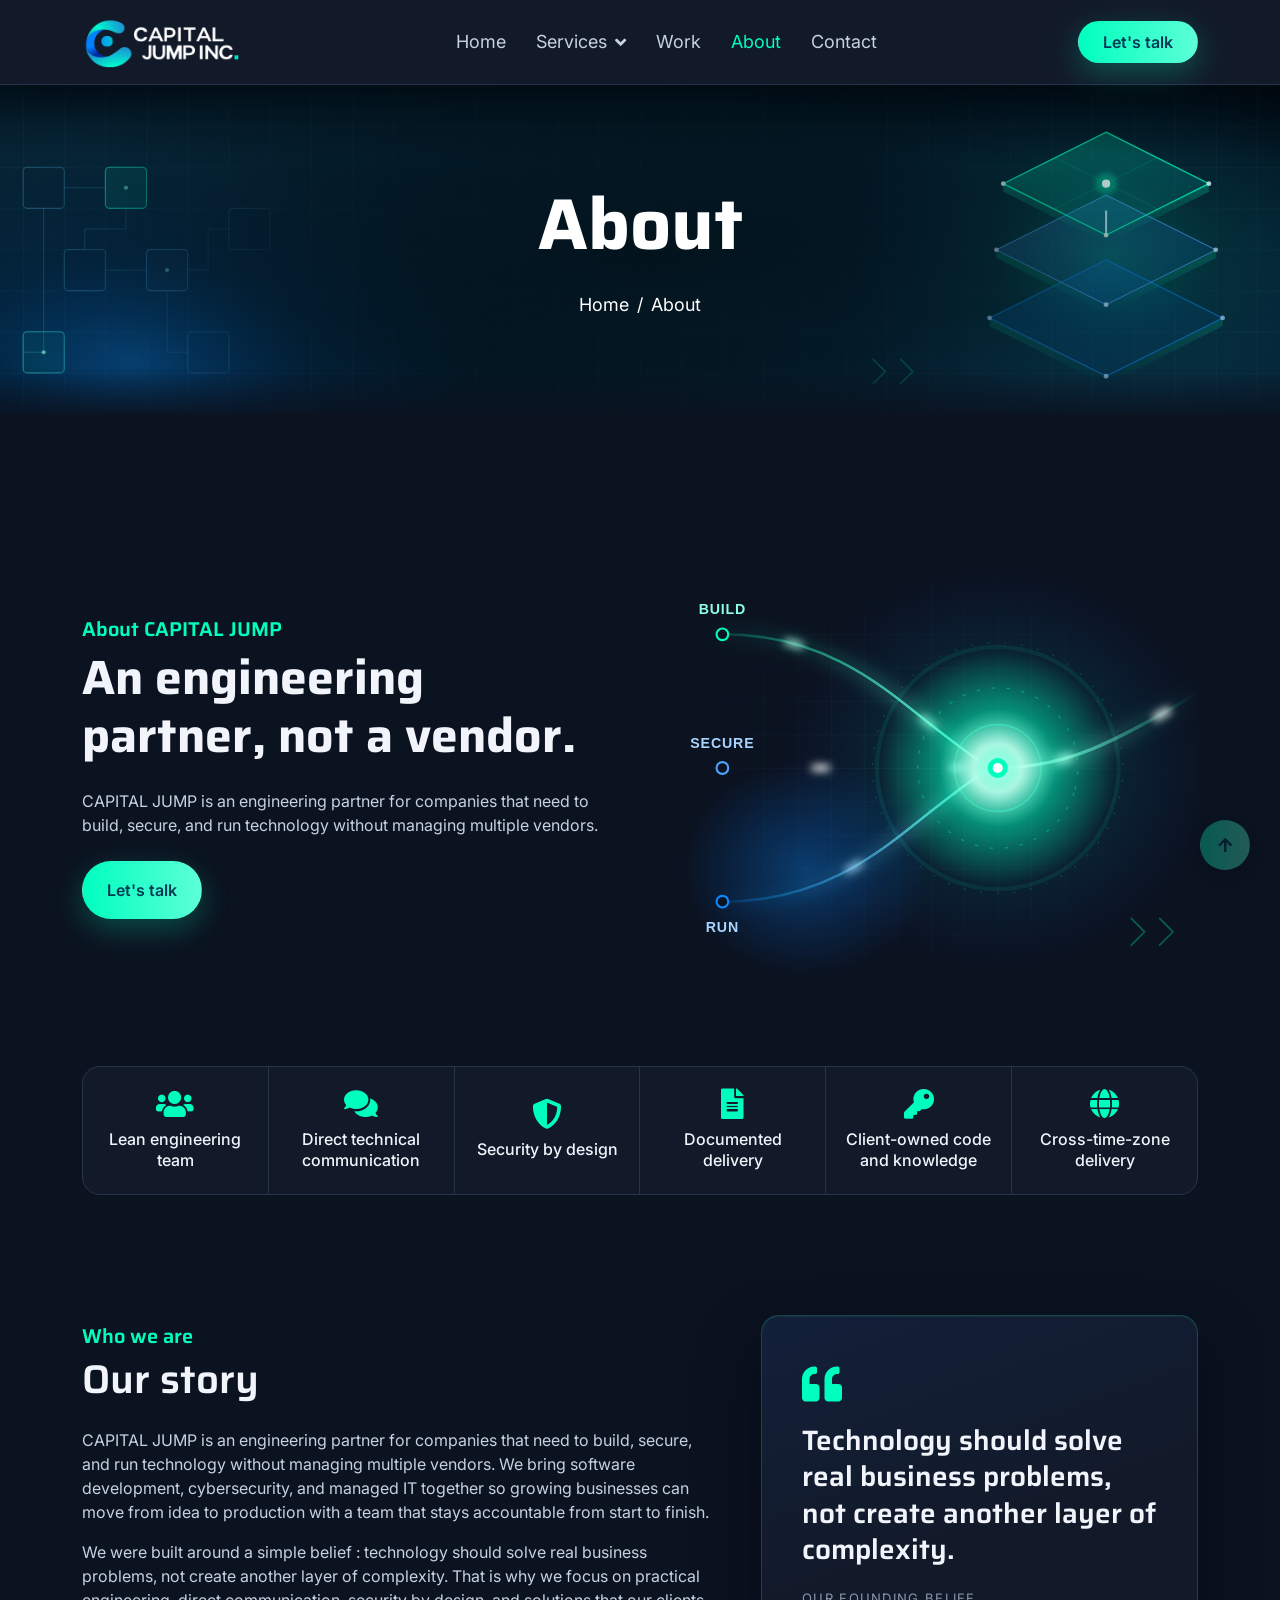
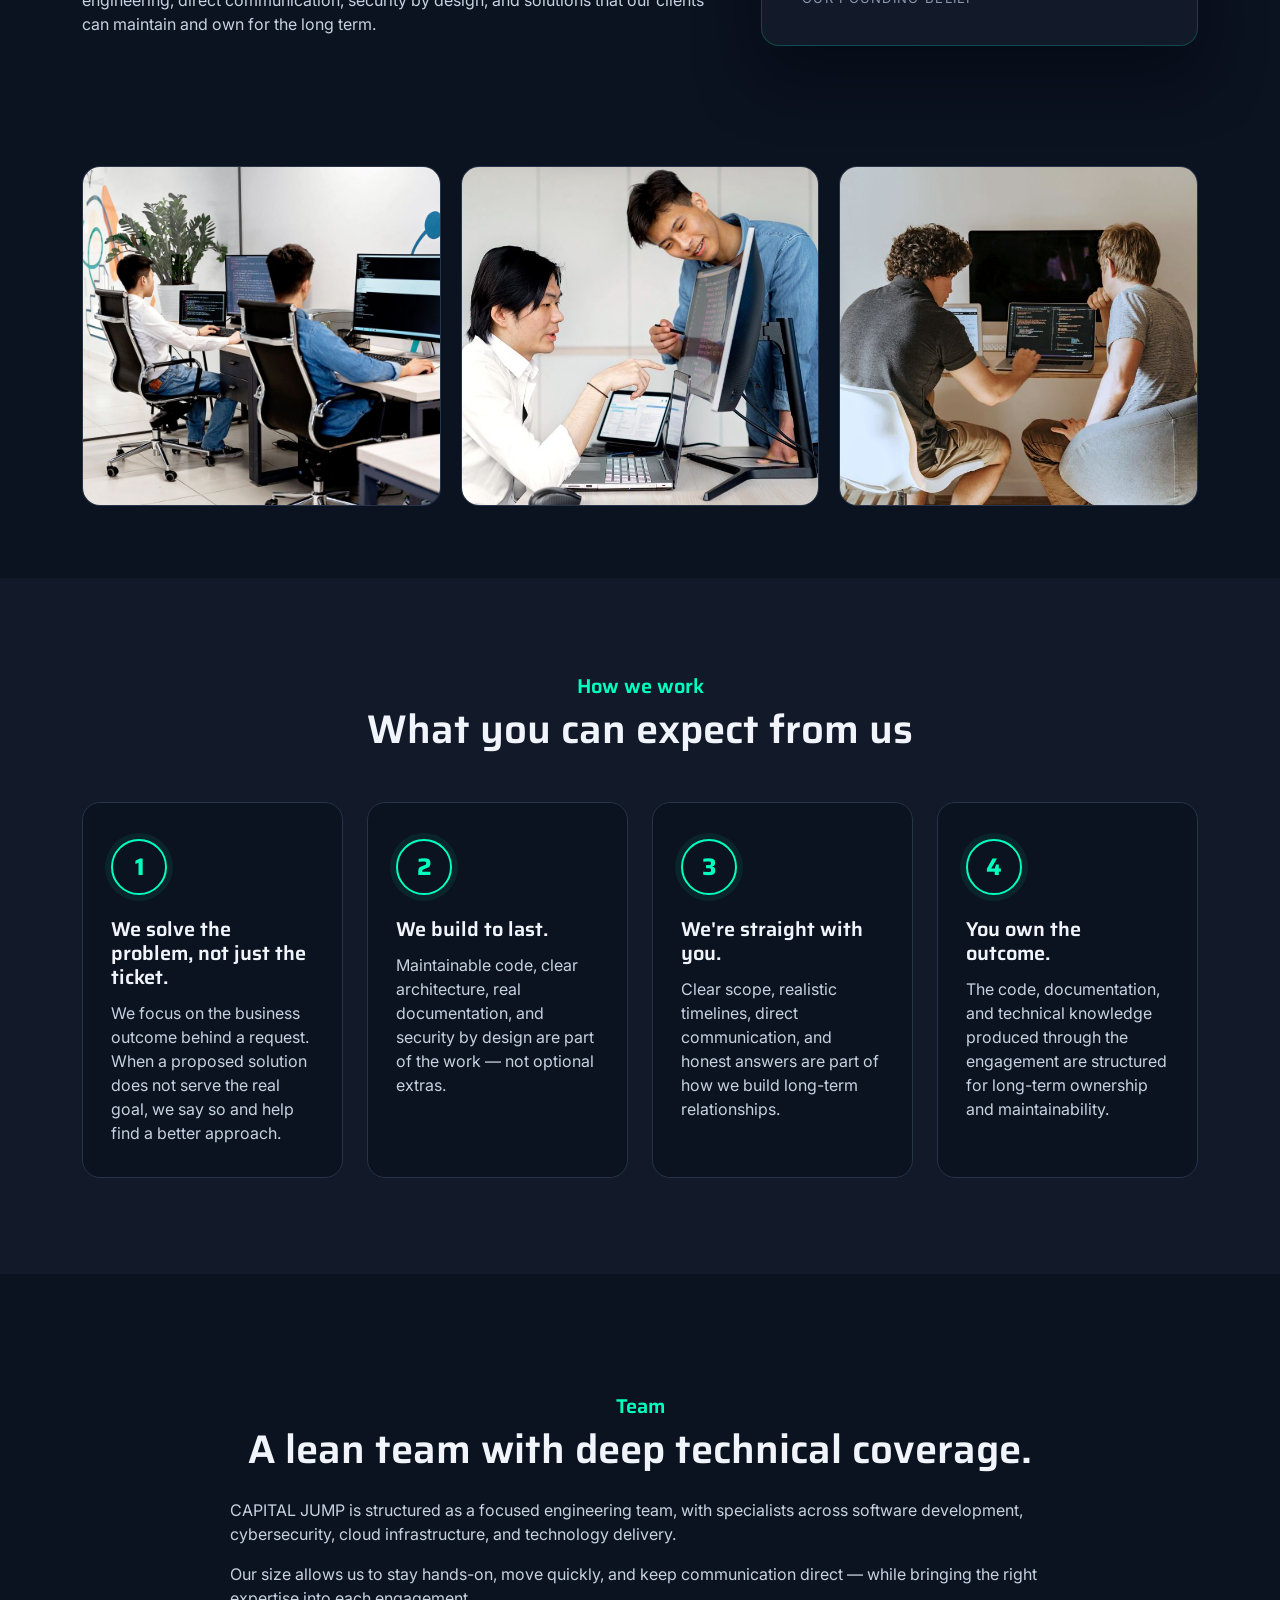
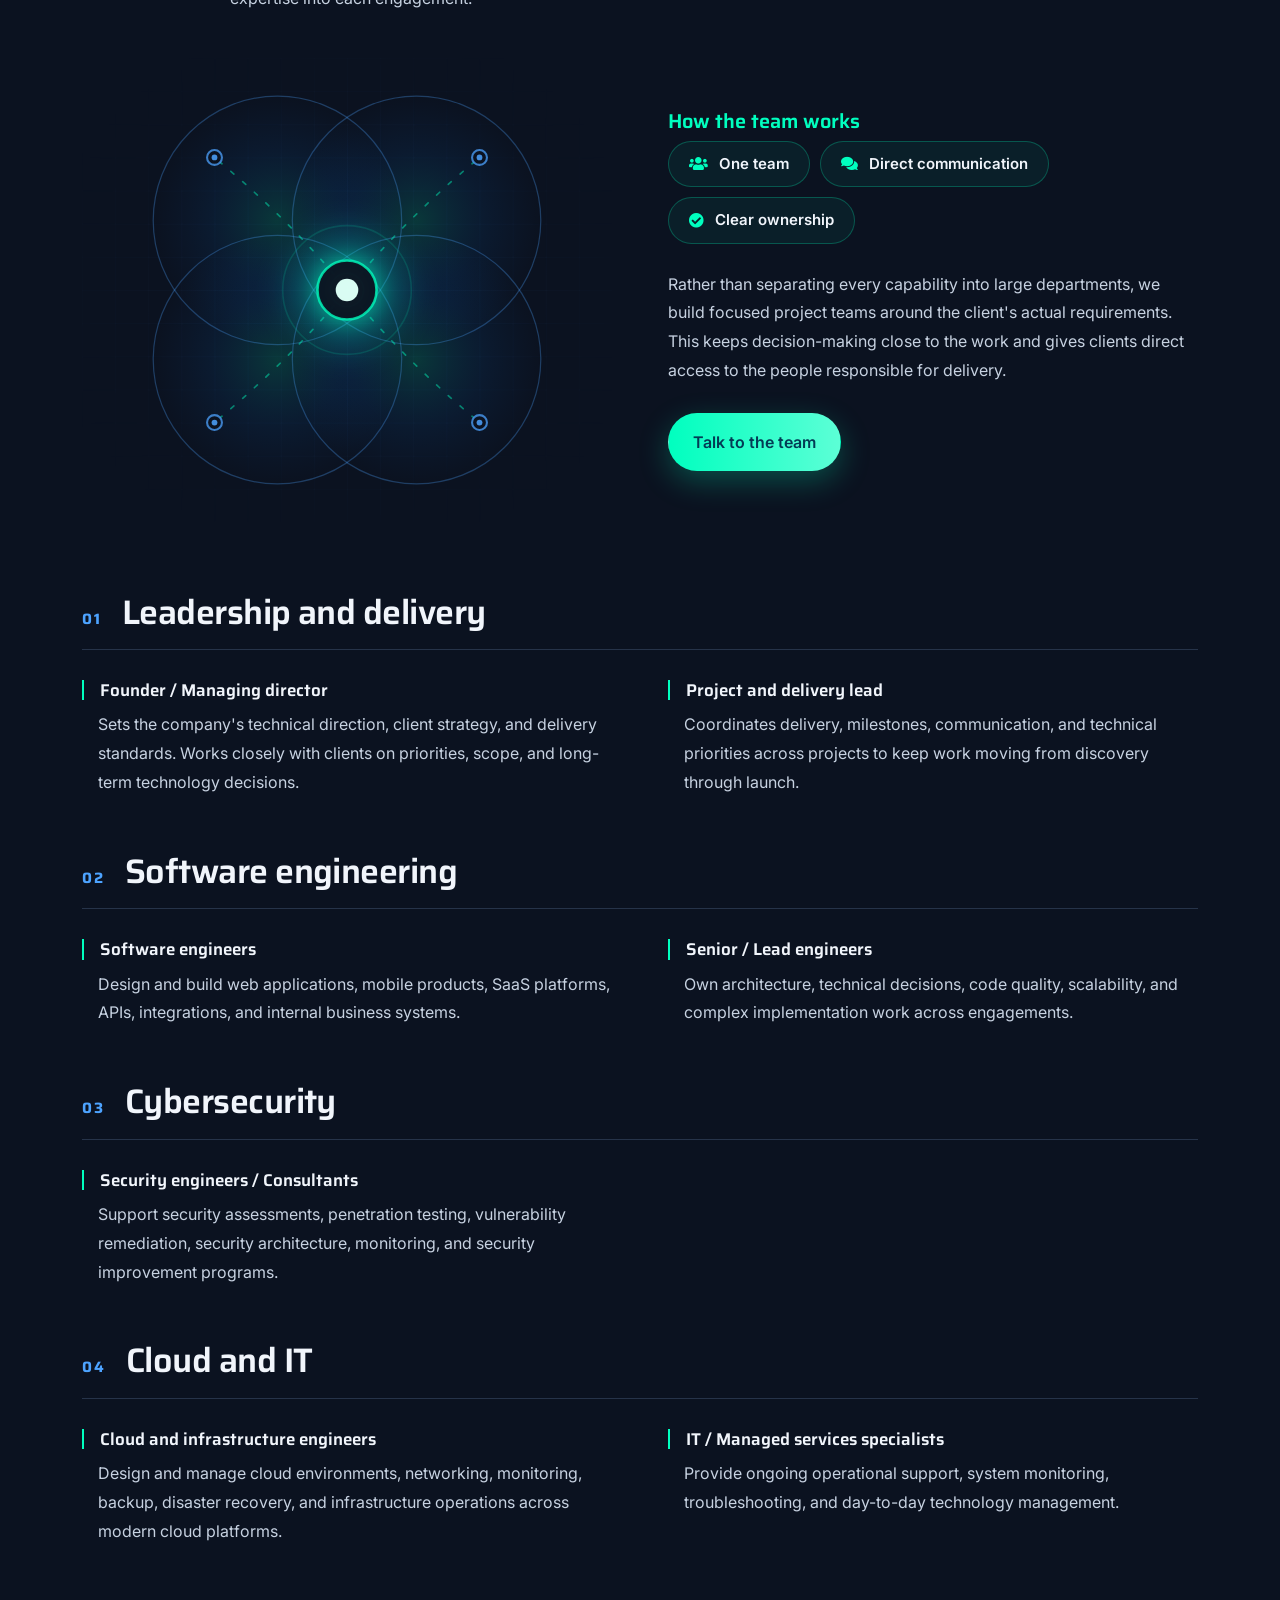
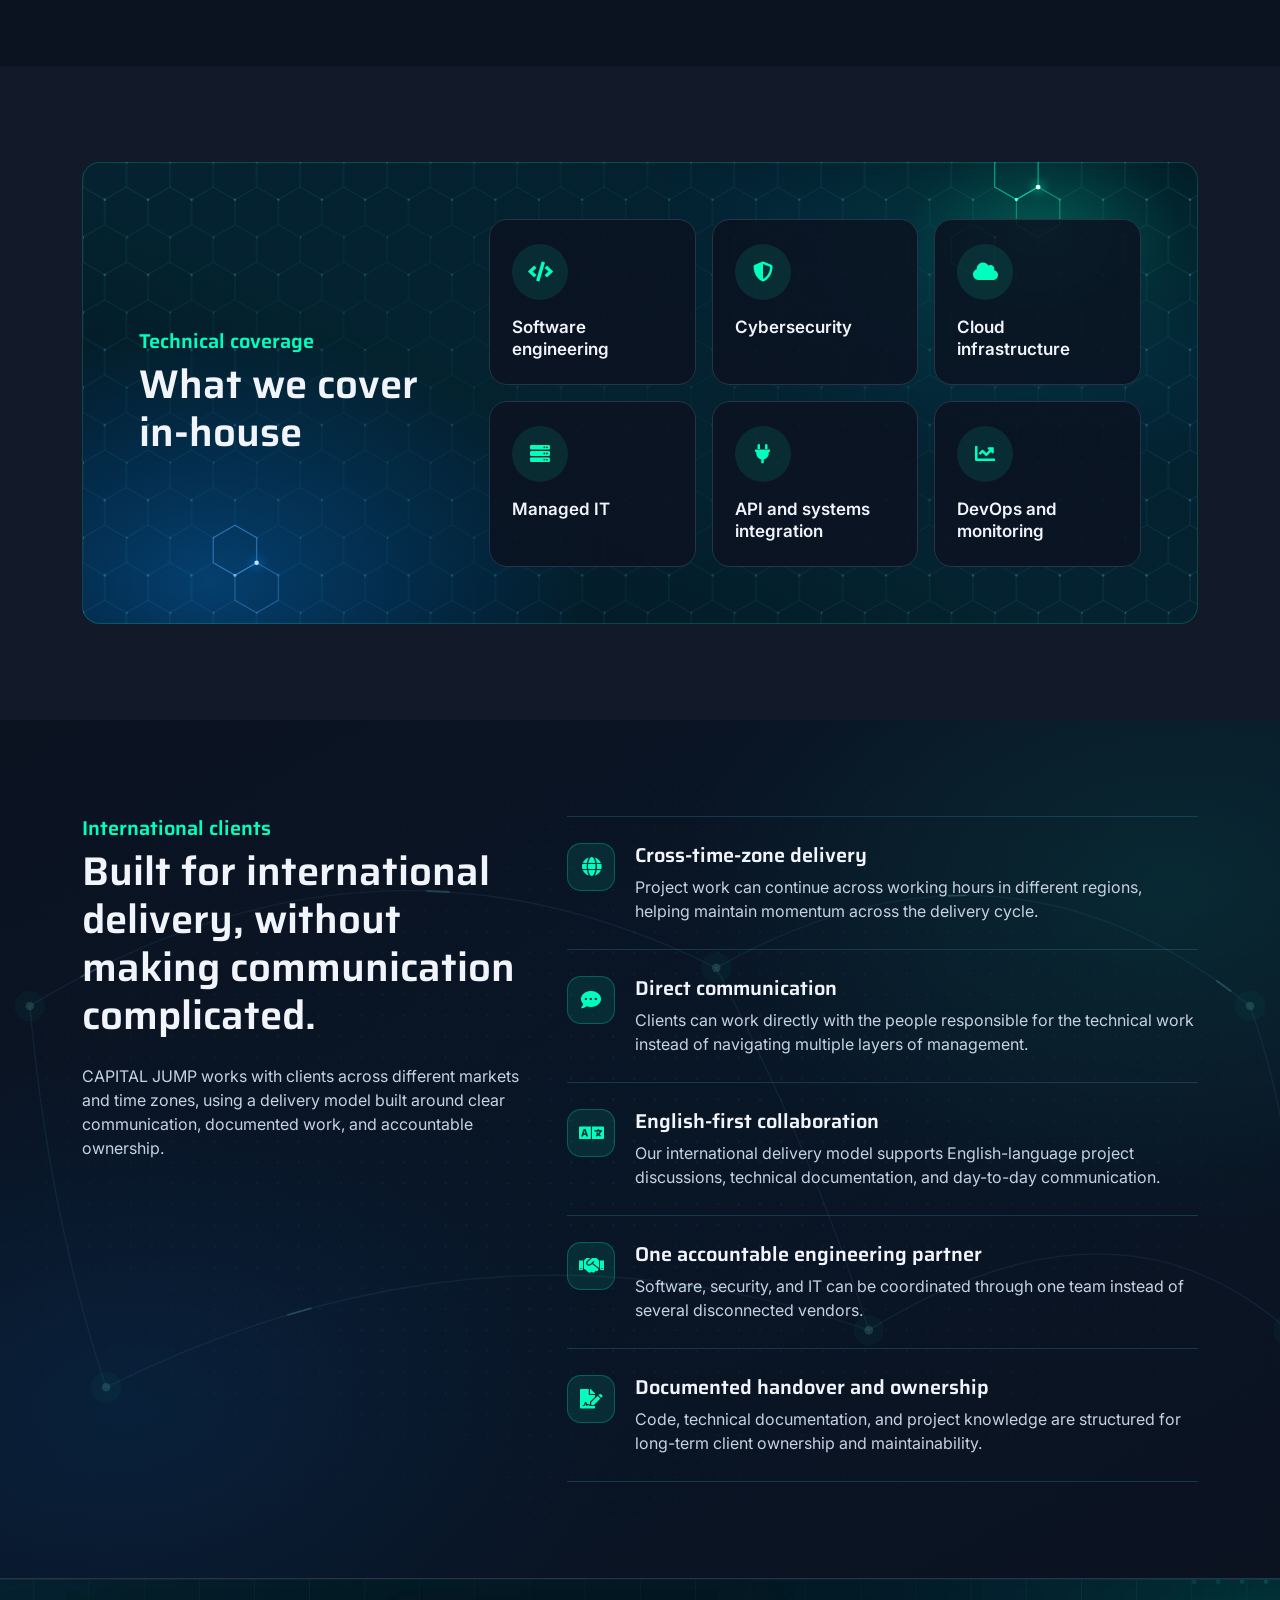
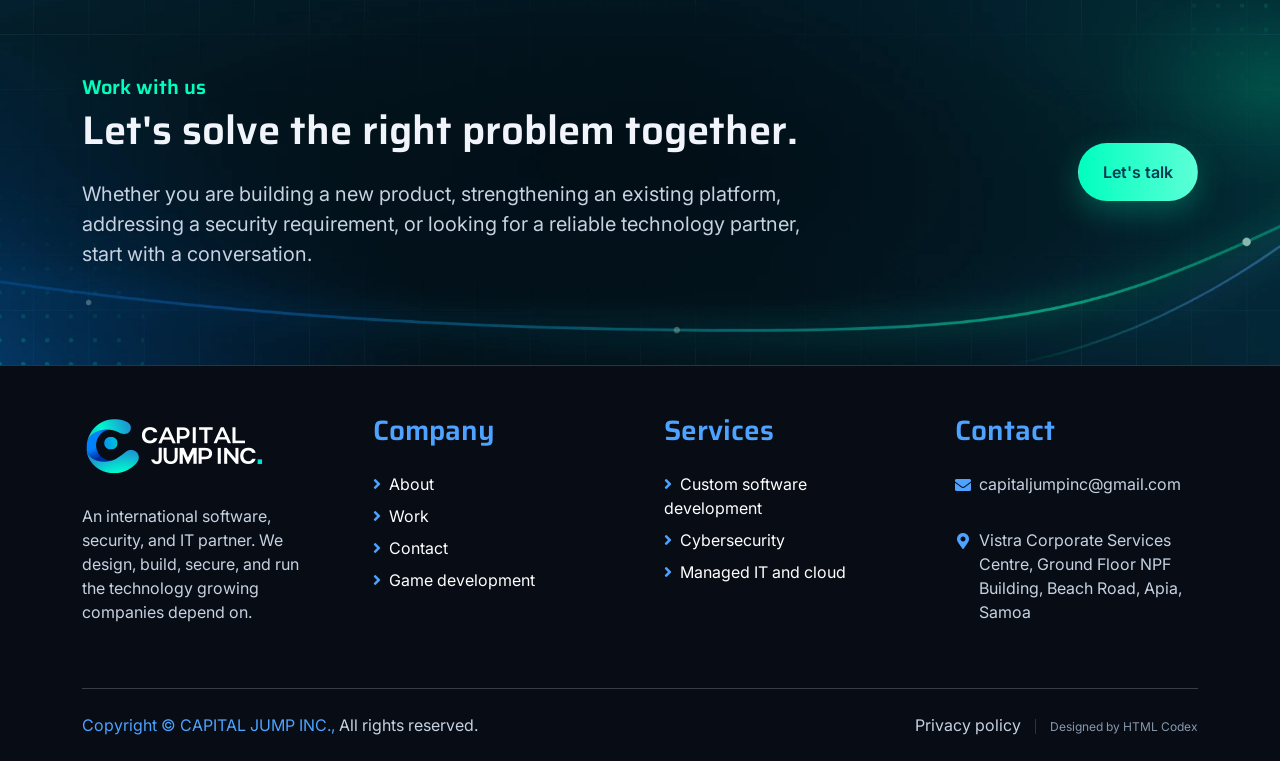
<file: about.html>
<!DOCTYPE html>
<html lang="en">

    <head>
        <meta charset="utf-8">
        <!-- Google Analytics (GA4) — 評估 ID：G-ZM346VN1R1
             本機預覽（localhost / 127.0.0.1 / 直接開檔）不載入，避免測試流量混進正式資料。
             需要在本機驗證時，在網址後面加上 ?ga_test=1 即可暫時啟用。 -->
        <script>
            (function () {
                var host = location.hostname;
                var isLocal = host === 'localhost' || host === '127.0.0.1' || host === '' || host.indexOf('.local') > -1;
                var force = location.search.indexOf('ga_test=1') > -1;
                if (isLocal && !force) { return; }

                window.dataLayer = window.dataLayer || [];
                window.gtag = function () { window.dataLayer.push(arguments); };

                var s = document.createElement('script');
                s.async = true;
                s.src = 'https://www.googletagmanager.com/gtag/js?id=G-ZM346VN1R1';
                document.head.appendChild(s);

                gtag('js', new Date());
                gtag('config', 'G-ZM346VN1R1');
            })();
        </script>
        <title>About CAPITAL JUMP &mdash; Software, Security &amp; IT Engineering</title>
        <meta content="width=device-width, initial-scale=1.0" name="viewport">
        <meta content="about CAPITAL JUMP, engineering partner, custom software, cybersecurity, managed IT, technical coverage, international delivery" name="keywords">
        <meta content="CAPITAL JUMP is an engineering partner for custom software, cybersecurity, and managed IT. Learn how we work and why clients worldwide trust us." name="description">

        <link href="img/icon.png" rel="icon">

        <!-- Google Web Fonts -->
        <link rel="preconnect" href="https://fonts.googleapis.com">
        <link rel="preconnect" href="https://fonts.gstatic.com" crossorigin>
        <link href="https://fonts.googleapis.com/css2?family=Inter:wght@400;500;600&family=Saira:wght@500;600;700&display=swap" rel="stylesheet">

        <!-- Icon Font Stylesheet -->
        <link href="https://cdnjs.cloudflare.com/ajax/libs/font-awesome/5.10.0/css/all.min.css" rel="stylesheet">
        <link href="https://cdn.jsdelivr.net/npm/bootstrap-icons@1.4.1/font/bootstrap-icons.css" rel="stylesheet">

        <!-- Libraries Stylesheet -->
        <link href="lib/animate/animate.min.css" rel="stylesheet">

        <!-- Customized Bootstrap Stylesheet -->
        <link href="css/bootstrap.min.css" rel="stylesheet">

        <!-- Template Stylesheet -->
        <link href="css/style.css" rel="stylesheet">

        <!-- Dark Tech Theme Override (最後載入；移除本行即回復淺色) -->
        <link href="css/dark-theme.css" rel="stylesheet">
    </head>

    <body>
        <!-- Spinner Start -->
        <div id="spinner" class="show position-fixed translate-middle w-100 vh-100 top-50 start-50 d-flex align-items-center justify-content-center">
            <div class="spinner-grow text-primary" role="status"></div>
        </div>
        <!-- Spinner End -->

        <!-- Topbar Start -->
        <!-- 真實電話 / 社群帳號待補（[待填]）後再啟用本區塊 -->
        <!-- <div class="container-fluid bg-dark py-2 d-none d-md-flex">
            <div class="container">
                <div class="d-flex justify-content-between topbar">
                    <div class="top-info">
                        <small class="me-3 text-white-50"><a href="#"><i class="fas fa-map-marker-alt me-2 text-secondary"></i></a>[待填：Address]</small>
                        <small class="me-3 text-white-50"><a href="#"><i class="fas fa-envelope me-2 text-secondary"></i></a>[待填：Email]</small>
                    </div>
                    <div id="note" class="text-secondary d-none d-xl-flex"><small>Note : We reply to every enquiry within one business day</small></div>
                    <div class="top-link">
                        <a href="" class="bg-light nav-fill btn btn-sm-square rounded-circle"><i class="fab fa-linkedin-in text-primary"></i></a>
                    </div>
                </div>
            </div>
        </div> -->
        <!-- Topbar End -->

        <!-- Navbar Start -->
        <!-- sticky-top：捲動時導覽列固定在視窗上方 -->
        <div class="container-fluid bg-primary sticky-top">
            <div class="container">
                <nav class="navbar navbar-dark navbar-expand-lg py-1">
                    <a href="index.html" class="navbar-brand">
                        <img width="182" height="60" src="img/cj-logo.png" class="brand-logo" alt="CAPITAL JUMP">
                    </a>
                    <button type="button" class="navbar-toggler me-0" data-bs-toggle="collapse" data-bs-target="#navbarCollapse">
                        <span class="navbar-toggler-icon"></span>
                    </button>
                    <div class="collapse navbar-collapse bg-transparent" id="navbarCollapse">
                        <div class="navbar-nav ms-auto mx-xl-auto p-1">
                            <a href="index.html" class="nav-item nav-link">Home</a>
                            <div class="nav-item dropdown">
                                <a href="service.html" class="nav-link dropdown-toggle" data-bs-toggle="dropdown">Services</a>
                                <div class="dropdown-menu bg-light m-0 rounded">
                                    <a href="service.html" class="dropdown-item">All services</a>
                                    <a href="service-software.html" class="dropdown-item">Custom software development</a>
                                    <a href="service-cybersecurity.html" class="dropdown-item">Cybersecurity</a>
                                    <a href="service-managed-it.html" class="dropdown-item">Managed IT and cloud</a>
                                    <a href="game-development.html" class="dropdown-item">Game development</a>
                                </div>
                            </div>
                            <a href="work.html" class="nav-item nav-link">Work</a>
                            <a href="about.html" class="nav-item nav-link active">About</a>
                            <a href="contact.html" class="nav-item nav-link">Contact</a>
                            <a href="contact.html" class="btn btn-secondary rounded-pill py-2 px-4 my-3 d-xl-none">Let's talk</a>
                        </div>
                    </div>
                    <div class="d-none d-xl-flex flex-shirink-0">
                        <a href="contact.html" class="btn btn-secondary rounded-pill py-2 px-4">Let's talk</a>
                    </div>
                </nav>
            </div>
        </div>
        <!-- Navbar End -->


        <!-- Page Header Start -->
        <!-- page-header-about：About 專用頁首圖（三層平台堆疊），與下方 Hero 插畫的光路匯流區隔 -->
        <div class="container-fluid page-header page-header-about py-5">
            <div class="container text-center py-5">
                <h1 class="display-2 text-white mb-4 animated slideInDown">About</h1>
                <nav aria-label="breadcrumb">
                    <ol class="breadcrumb justify-content-center mb-0">
                        <li class="breadcrumb-item"><a href="index.html">Home</a></li>
                        <li class="breadcrumb-item active" aria-current="page">About</li>
                    </ol>
                </nav>
            </div>
        </div>
        <!-- Page Header End -->

        <!-- Hero Start -->
        <!-- 左文右圖。右側插畫 img/about-hero.svg：Build / Secure / Run 三條光路匯流成一個節點＝一個工程夥伴 -->
        <div class="container-fluid pt-5 mt-4">
            <div class="container pt-5">
                <div class="row g-5 align-items-center">
                    <div class="col-lg-6 wow fadeIn" data-wow-delay=".1s">
                        <p class="h5 text-primary">About CAPITAL JUMP</p>
                        <h2 class="display-5 mb-4">An engineering partner, not a vendor.</h2>
                        <p class="mb-4">CAPITAL JUMP is an engineering partner for companies that need to build, secure, and run technology without managing multiple vendors.</p>
                        <a href="contact.html" class="btn btn-secondary rounded-pill px-4 py-3 text-white">Let's talk</a>
                    </div>
                    <div class="col-lg-6 wow fadeIn" data-wow-delay=".2s">
                        <img width="640" height="560" src="img/about-hero.svg" class="img-fluid about-hero-art" alt="Three streams labelled Build, Secure and Run converging into one engineering partner">
                    </div>
                </div>

                <!-- 文案「Suggested Trust Signals」：橫向資訊帶 -->
                <ul class="about-trust wow fadeIn" data-wow-delay=".1s">
                    <li class="fs-6"><i class="fas fa-users" aria-hidden="true"></i>Lean engineering team</li>
                    <li class="fs-6"><i class="fas fa-comments" aria-hidden="true"></i>Direct technical communication</li>
                    <li class="fs-6"><i class="fas fa-shield-alt" aria-hidden="true"></i>Security by design</li>
                    <li class="fs-6"><i class="fas fa-file-alt" aria-hidden="true"></i>Documented delivery</li>
                    <li class="fs-6"><i class="fas fa-key" aria-hidden="true"></i>Client-owned code and knowledge</li>
                    <li class="fs-6"><i class="fas fa-globe" aria-hidden="true"></i>Cross-time-zone delivery</li>
                </ul>
            </div>
        </div>
        <!-- Hero End -->


        <!-- 01 Who We Are & Our Story Start -->
        <!-- 左：故事內文；右：把信念那句放大成引言卡 -->
        <div class="container-fluid py-5 my-4">
            <div class="container py-5">
                <div class="row g-5 align-items-center">
                    <div class="col-lg-7 wow fadeIn" data-wow-delay=".1s">
                        <!-- <h5 class="text-primary"><span class="about-num">01</span>Who we are</h5> -->
                        <h3 class="h5 text-primary">Who we are</h3>
                        <h2 class="mb-4 h1">Our story</h2>
                        <p class="">CAPITAL JUMP is an engineering partner for companies that need to build, secure, and run technology without managing multiple vendors. We bring software development, cybersecurity, and managed IT together so growing businesses can move from idea to production with a team that stays accountable from start to finish.</p>
                        <p class="mb-0">We were built around a simple belief : technology should solve real business problems, not create another layer of complexity. That is why we focus on practical engineering, direct communication, security by design, and solutions that our clients can maintain and own for the long term.</p>
                    </div>
                    <div class="col-lg-5 wow fadeIn" data-wow-delay=".2s">
                        <figure class="about-quote">
                            <i class="fas fa-quote-left about-quote-mark" aria-hidden="true"></i>
                            <blockquote class="mb-0">Technology should solve real business problems, not create another layer of complexity.</blockquote>
                            <figcaption>Our founding belief</figcaption>
                        </figure>
                    </div>
                </div>
            </div>
        </div>
        <!-- 01 Who We Are & Our Story End -->


        <!-- Photo band Start -->
        <!-- 「照片＝人、插圖＝概念」規則下，About 頁唯一的照片區。
             ⚠️ 這是圖庫照片，不是 CAPITAL JUMP 的員工。所以這一區刻意不放任何標題或說明文字，
             alt 也只描述畫面內容，不暗示「這是我們的團隊」。日後換成真實團隊照時可直接替換。 -->
        <div class="container-fluid pb-5 mb-4">
            <div class="container">
                <ul class="ab-photos wow fadeIn" data-wow-delay=".1s">
                    <li><img width="900" height="1348" loading="lazy" src="img/about-photo-1.jpg" alt="Engineers working at adjacent desks with code on their monitors"></li>
                    <li><img width="900" height="601" loading="lazy" src="img/about-photo-2.jpg" alt="Two engineers reviewing code together on one screen"></li>
                    <li><img width="900" height="600" loading="lazy" src="img/about-photo-3.jpg" alt="Two developers discussing code at a shared desk"></li>
                </ul>
            </div>
        </div>
        <!-- Photo band End -->


        <!-- 02 How We Work Start -->
        <!-- 四張編號卡；編號圓圈沿用 Contact 頁流程帶的 .contact-step-num，全站步驟編號外觀一致 -->
        <div class="container-fluid bg-light py-5">
            <div class="container py-5">
                <div class="text-center mx-auto pb-5 wow fadeIn" data-wow-delay=".1s" style="max-width: 700px;">
                    <p class="h5 text-primary">How we work</p>
                    <h2 class="mb-0 h1">What you can expect from us</h2>
                </div>
                <div class="row g-4">
                    <div class="col-md-6 col-xl-3 wow fadeIn" data-wow-delay=".1s">
                        <div class="about-value">
                            <span class="contact-step-num about-value-step" aria-hidden="true">1</span>
                            <h3 class="h5">We solve the problem, not just the ticket.</h3>
                            <p class="mb-0">We focus on the business outcome behind a request. When a proposed solution does not serve the real goal, we say so and help find a better approach.</p>
                        </div>
                    </div>
                    <div class="col-md-6 col-xl-3 wow fadeIn" data-wow-delay=".1s">
                        <div class="about-value">
                            <span class="contact-step-num about-value-step" aria-hidden="true">2</span>
                            <h3 class="h5">We build to last.</h3>
                            <p class="mb-0">Maintainable code, clear architecture, real documentation, and security by design are part of the work &mdash; not optional extras.</p>
                        </div>
                    </div>
                    <div class="col-md-6 col-xl-3 wow fadeIn" data-wow-delay=".2s">
                        <div class="about-value">
                            <span class="contact-step-num about-value-step" aria-hidden="true">3</span>
                            <h3 class="h5">We're straight with you.</h3>
                            <p class="mb-0">Clear scope, realistic timelines, direct communication, and honest answers are part of how we build long-term relationships.</p>
                        </div>
                    </div>
                    <div class="col-md-6 col-xl-3 wow fadeIn" data-wow-delay=".3s">
                        <div class="about-value">
                            <span class="contact-step-num about-value-step" aria-hidden="true">4</span>
                            <h3 class="h5">You own the outcome.</h3>
                            <p class="mb-0">The code, documentation, and technical knowledge produced through the engagement are structured for long-term ownership and maintainability.</p>
                        </div>
                    </div>
                </div>
            </div>
        </div>
        <!-- 02 How We Work End -->


        <!-- 03 Team Start -->
        <!-- 左欄＝團隊怎麼運作（桌機捲動時固定），右欄＝四個群組的角色清單。
             論述與名單分開，不需要連接線；群組的角色數不同也不會破版。 -->
        <div class="container-fluid py-5 my-4">
            <div class="container py-5">
                <div class="text-center mx-auto pb-5 wow fadeIn" data-wow-delay=".1s" style="max-width: 820px;">
                    <p class="h5 text-primary">Team</p>
                    <h2 class="mb-4 h1">A lean team with deep technical coverage.</h2>
                    <!-- 小標與大標題置中，兩段內文靠左（text-start 覆寫外層的 text-center） -->
                    <p class="text-start">CAPITAL JUMP is structured as a focused engineering team, with specialists across software development, cybersecurity, cloud infrastructure, and technology delivery.</p>
                    <p class="mb-0 text-start">Our size allows us to stay hands-on, move quickly, and keep communication direct &mdash; while bringing the right expertise into each engagement.</p>
                </div>

                <!-- 視覺主角：四個領域交疊、匯聚成一個團隊。右側是這支團隊怎麼運作。 -->
                <div class="tv wow fadeIn" data-wow-delay=".1s">
                    <img width="640" height="560" loading="lazy" src="img/team-coverage.svg" class="tv-art" alt="Illustration: four overlapping fields of expertise converging on a single bright core">
                    <div class="tv-side">
                        <h3 class="h5 text-primary">How the team works</h3>
                        <h3 class="visually-hidden">One team. Direct communication. Clear ownership.</h3>
                        <ul class="tv-chips">
                            <li><i class="fas fa-users" aria-hidden="true"></i>One team</li>
                            <li><i class="fas fa-comments" aria-hidden="true"></i>Direct communication</li>
                            <li><i class="fas fa-check-circle" aria-hidden="true"></i>Clear ownership</li>
                        </ul>
                        <p>Rather than separating every capability into large departments, we build focused project teams around the client's actual requirements. This keeps decision-making close to the work and gives clients direct access to the people responsible for delivery.</p>
                        <a href="contact.html" class="btn btn-secondary rounded-pill px-4 py-3 text-white">Talk to the team</a>
                    </div>
                </div>

                <!-- 編輯式排版：群組名用大字當分隔，角色用細線分欄，刻意不用卡片與圖示方塊，
                     與全站的卡片語彙形成反差。 -->
                <div class="te wow fadeIn" data-wow-delay=".1s">
                    <section class="te-group">
                        <div class="te-group-head">
                            <span class="te-num" aria-hidden="true">01</span>
                            <h4>Leadership and delivery</h4>
                        </div>
                        <ul class="te-roles">
                            <li>
                                <h5>Founder / Managing director</h5>
                                <p class="mb-0">Sets the company's technical direction, client strategy, and delivery standards. Works closely with clients on priorities, scope, and long-term technology decisions.</p>
                            </li>
                            <li>
                                <h5>Project and delivery lead</h5>
                                <p class="mb-0">Coordinates delivery, milestones, communication, and technical priorities across projects to keep work moving from discovery through launch.</p>
                            </li>
                        </ul>
                    </section>

                    <section class="te-group">
                        <div class="te-group-head">
                            <span class="te-num" aria-hidden="true">02</span>
                            <h4>Software engineering</h4>
                        </div>
                        <ul class="te-roles">
                            <li>
                                <h5>Software engineers</h5>
                                <p class="mb-0">Design and build web applications, mobile products, SaaS platforms, APIs, integrations, and internal business systems.</p>
                            </li>
                            <li>
                                <h5>Senior / Lead engineers</h5>
                                <p class="mb-0">Own architecture, technical decisions, code quality, scalability, and complex implementation work across engagements.</p>
                            </li>
                        </ul>
                    </section>

                    <section class="te-group">
                        <div class="te-group-head">
                            <span class="te-num" aria-hidden="true">03</span>
                            <h4>Cybersecurity</h4>
                        </div>
                        <ul class="te-roles">
                            <li>
                                <h5>Security engineers / Consultants</h5>
                                <p class="mb-0">Support security assessments, penetration testing, vulnerability remediation, security architecture, monitoring, and security improvement programs.</p>
                            </li>
                        </ul>
                    </section>

                    <section class="te-group">
                        <div class="te-group-head">
                            <span class="te-num" aria-hidden="true">04</span>
                            <h4>Cloud and IT</h4>
                        </div>
                        <ul class="te-roles">
                            <li>
                                <h5>Cloud and infrastructure engineers</h5>
                                <p class="mb-0">Design and manage cloud environments, networking, monitoring, backup, disaster recovery, and infrastructure operations across modern cloud platforms.</p>
                            </li>
                            <li>
                                <h5>IT / Managed services specialists</h5>
                                <p class="mb-0">Provide ongoing operational support, system monitoring, troubleshooting, and day-to-day technology management.</p>
                            </li>
                        </ul>
                    </section>
                </div>
            </div>
        </div>
        <!-- 03 Team End -->


        <!-- 04 Technical Coverage Start -->
        <!-- 3×2 能力磚，鋪在品牌蜂巢底紋面板上。
             文案註明：此區先不放 ISO、AWS Partner、Microsoft Partner 等資格名稱，
             待取得實際證明後再加入，因此這裡只列能力項目。 -->
        <div class="container-fluid bg-light py-5">
            <div class="container py-5">
                <div class="about-coverage wow fadeIn" data-wow-delay=".1s">
                    <div class="row g-5 align-items-center">
                        <div class="col-lg-4">
                            <p class="h5 text-primary">Technical coverage</p>
                            <h2 class="mb-0 h1">What we cover in-house</h2>
                        </div>
                        <div class="col-lg-8">
                            <div class="cap-grid">
                                <div class="cap-tile"><span class="cap-tile-icon"><i class="fas fa-code" aria-hidden="true"></i></span>Software engineering</div>
                                <div class="cap-tile"><span class="cap-tile-icon"><i class="fas fa-shield-alt" aria-hidden="true"></i></span>Cybersecurity</div>
                                <div class="cap-tile"><span class="cap-tile-icon"><i class="fas fa-cloud" aria-hidden="true"></i></span>Cloud infrastructure</div>
                                <div class="cap-tile"><span class="cap-tile-icon"><i class="fas fa-server" aria-hidden="true"></i></span>Managed IT</div>
                                <div class="cap-tile"><span class="cap-tile-icon"><i class="fas fa-plug" aria-hidden="true"></i></span>API and systems integration</div>
                                <div class="cap-tile"><span class="cap-tile-icon"><i class="fas fa-chart-line" aria-hidden="true"></i></span>DevOps and monitoring</div>
                            </div>
                        </div>
                    </div>
                </div>
            </div>
        </div>
        <!-- 04 Technical Coverage End -->


        <!-- 05 Why International Clients Choose Us Start -->
        <!-- 左：標題與前言（桌機捲動時固定）；右：五項編號清單。底圖 img/about-network.svg -->
        <div class="container-fluid about-intl py-5">
            <div class="container py-5">
                <!-- 不加 align-items-start：左欄要撐滿整列高度，sticky 才有捲動空間 -->
                <div class="row g-5">
                    <div class="col-lg-5">
                        <div class="about-intl-intro wow fadeIn" data-wow-delay=".1s">
                            <p class="h5 text-primary">International clients</p>
                            <h2 class="mb-4 h1">Built for international delivery, without making communication complicated.</h2>
                            <p class="mb-0">CAPITAL JUMP works with clients across different markets and time zones, using a delivery model built around clear communication, documented work, and accountable ownership.</p>
                        </div>
                    </div>
                    <div class="col-lg-7">
                        <ol class="intl-list">
                            <li class="wow fadeIn" data-wow-delay=".1s">
                                <span class="intl-icon"><i class="fas fa-globe" aria-hidden="true"></i></span>
                                <div>
                                    <h3 class="h5">Cross-time-zone delivery</h3>
                                    <p class="mb-0">Project work can continue across working hours in different regions, helping maintain momentum across the delivery cycle.</p>
                                </div>
                            </li>
                            <li class="wow fadeIn" data-wow-delay=".1s">
                                <span class="intl-icon"><i class="fas fa-comment-dots" aria-hidden="true"></i></span>
                                <div>
                                    <h3 class="h5">Direct communication</h3>
                                    <p class="mb-0">Clients can work directly with the people responsible for the technical work instead of navigating multiple layers of management.</p>
                                </div>
                            </li>
                            <li class="wow fadeIn" data-wow-delay=".1s">
                                <span class="intl-icon"><i class="fas fa-language" aria-hidden="true"></i></span>
                                <div>
                                    <h3 class="h5">English-first collaboration</h3>
                                    <p class="mb-0">Our international delivery model supports English-language project discussions, technical documentation, and day-to-day communication.</p>
                                </div>
                            </li>
                            <li class="wow fadeIn" data-wow-delay=".2s">
                                <span class="intl-icon"><i class="fas fa-handshake" aria-hidden="true"></i></span>
                                <div>
                                    <h3 class="h5">One accountable engineering partner</h3>
                                    <p class="mb-0">Software, security, and IT can be coordinated through one team instead of several disconnected vendors.</p>
                                </div>
                            </li>
                            <li class="wow fadeIn" data-wow-delay=".2s">
                                <span class="intl-icon"><i class="fas fa-file-signature" aria-hidden="true"></i></span>
                                <div>
                                    <h3 class="h5">Documented handover and ownership</h3>
                                    <p class="mb-0">Code, technical documentation, and project knowledge are structured for long-term client ownership and maintainability.</p>
                                </div>
                            </li>
                        </ol>
                    </div>
                </div>
            </div>
        </div>
        <!-- 05 Why International Clients Choose Us End -->


        <!-- 06 Work With Us Start -->
        <!-- 左文右按鈕。底圖 img/cta-band.svg -->
        <div class="container-fluid cta-band py-5">
            <div class="container py-5 wow fadeIn" data-wow-delay=".1s">
                <div class="row g-4 align-items-center">
                    <div class="col-lg-8">
                        <p class="h5 text-primary">Work with us</p>
                        <h2 class="mb-4 h1">Let's solve the right problem together.</h2>
                        <p class="fs-5 mb-0">Whether you are building a new product, strengthening an existing platform, addressing a security requirement, or looking for a reliable technology partner, start with a conversation.</p>
                        <!-- <p class="mb-4">Tell us what you are trying to achieve, what is getting in the way, and where you need help. We will review the situation, ask the questions that matter, and tell you honestly whether we are the right fit.</p> -->
                    </div>
                    <div class="col-lg-4 text-lg-end">
                        <a href="contact.html" class="btn btn-secondary rounded-pill px-4 py-3 text-white">Let's talk</a>
                    </div>
                </div>
            </div>
        </div>
        <!-- 06 Work With Us End -->


        <!-- Footer Start -->
         <div class="container-fluid footer bg-dark wow fadeIn" data-wow-delay=".1s">
            <div class="container pt-5 pb-4">
                <div class="row g-5">
                    <div class="col-lg-3 col-md-6">
                        <a href="index.html" class="d-inline-block">
                            <img width="182" height="60" loading="lazy" src="img/cj-logo.png" class="brand-logo" alt="CAPITAL JUMP">
                        </a>
                        <p class="mt-4 text-light">An international software, security, and IT partner. We design, build, secure, and run the technology growing companies depend on.</p>
                        <!-- 社群連結：待補真實帳號網址後啟用
                        <div class="d-flex hightech-link">
                            <a href="" class="btn-light nav-fill btn btn-square rounded-circle me-0"><i class="fab fa-linkedin-in text-primary"></i></a>
                        </div>
                        -->
                    </div>
                    <div class="col-lg-3 col-md-6">
                        <a href="about.html" class="h3 text-secondary">Company</a>
                        <div class="mt-4 d-flex flex-column short-link">
                            <a href="about.html" class="mb-2 text-white"><i class="fas fa-angle-right text-secondary me-2"></i>About</a>
                            <a href="work.html" class="mb-2 text-white"><i class="fas fa-angle-right text-secondary me-2"></i>Work</a>
                            <a href="contact.html" class="mb-2 text-white"><i class="fas fa-angle-right text-secondary me-2"></i>Contact</a>
                            <a href="game-development.html" class="mb-2 text-white"><i class="fas fa-angle-right text-secondary me-2"></i>Game development</a>
                        </div>
                    </div>
                    <div class="col-lg-3 col-md-6">
                        <a href="service.html" class="h3 text-secondary">Services</a>
                        <div class="mt-4 d-flex flex-column help-link">
                            <a href="service-software.html" class="mb-2 text-white"><i class="fas fa-angle-right text-secondary me-2"></i>Custom software development</a>
                            <a href="service-cybersecurity.html" class="mb-2 text-white"><i class="fas fa-angle-right text-secondary me-2"></i>Cybersecurity</a>
                            <a href="service-managed-it.html" class="mb-2 text-white"><i class="fas fa-angle-right text-secondary me-2"></i>Managed IT and cloud</a>
                        </div>
                    </div>
                    <div class="col-lg-3 col-md-6">
                        <a href="contact.html" class="h3 text-secondary">Contact</a>
                        <div class="text-white mt-4 d-flex flex-column contact-link">
                            <span class="pb-3 text-light border-primary"><i class="fas fa-envelope text-secondary me-2"></i><a href="mailto:capitaljumpinc@gmail.com" class="text-light">capitaljumpinc@gmail.com</a></span>
                            <!-- <span class="py-3 text-light border-bottom border-primary"><i class="fas fa-phone-alt text-secondary me-2"></i> [待填：Phone]</span> -->
                            <span class="py-3 text-light border-primary"><i class="fas fa-map-marker-alt text-secondary me-2"></i> Vistra Corporate Services Centre, Ground Floor NPF Building, Beach Road, Apia, Samoa</span>
                            <!-- <span class="py-3 text-light"><i class="fas fa-clock text-secondary me-2"></i> 09:00 - 18:00</span> -->
                        </div>
                    </div>
                </div>
                <hr class="text-light mt-5 mb-4">
                <div class="row g-3 align-items-center">
                    <div class="col-md-6 text-center text-md-start">
                        <span class="text-light"><span class="text-secondary">Copyright © CAPITAL JUMP INC.,</span> All rights reserved.</span>
                    </div>
                    <div class="col-md-6 text-center text-md-end">
                        <span class="text-light"><a href="privacy.html" class="footer-legal">Privacy policy</a></span><span class="footer-credit">Designed by <a href="https://htmlcodex.com" class="footer-legal" target="_blank" rel="noopener noreferrer">HTML Codex</a></span>
                    </div>
                </div>
            </div>
        </div>
        <!-- Footer End -->


        <!-- Back to Top -->
        <a href="#" class="btn btn-secondary btn-square rounded-circle back-to-top"><i class="fa fa-arrow-up text-white"></i></a>


        <!-- JavaScript Libraries -->
        <script src="https://ajax.googleapis.com/ajax/libs/jquery/3.6.4/jquery.min.js"></script>
        <script src="https://cdn.jsdelivr.net/npm/bootstrap@5.0.0/dist/js/bootstrap.bundle.min.js"></script>
        <script src="lib/wow/wow.min.js"></script>
        <script src="lib/easing/easing.min.js"></script>

        <!-- Template Javascript -->
        <script src="js/main.js"></script>
    </body>

</html>
</file>
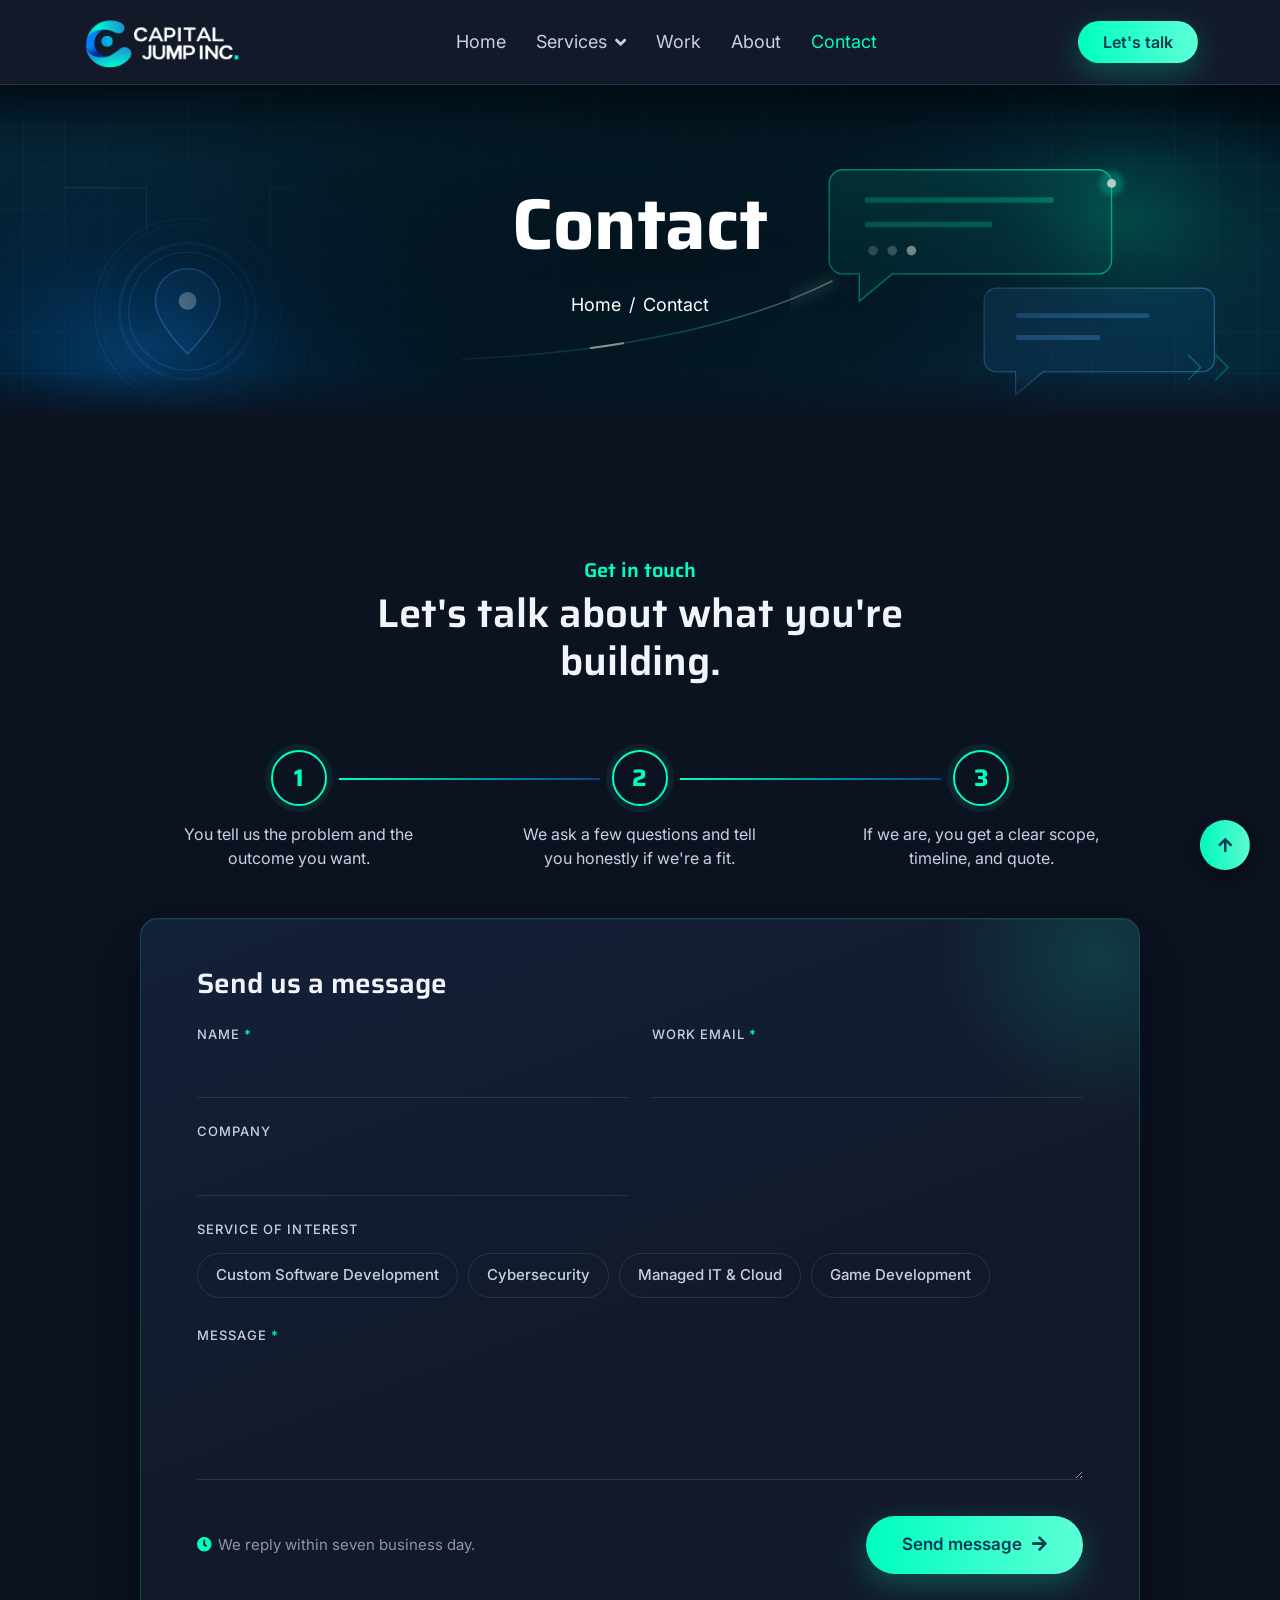
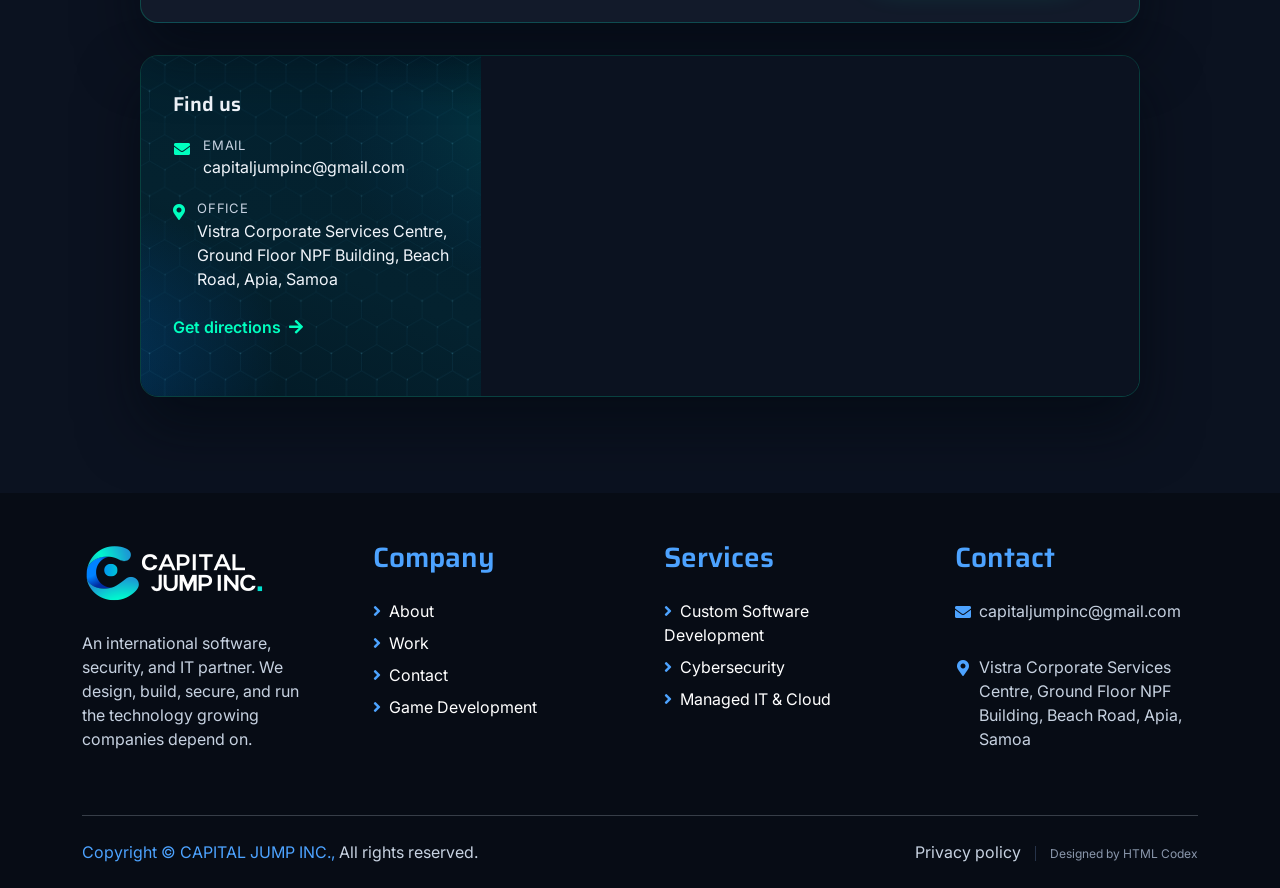
<file: contact.html>
<!DOCTYPE html>
<html lang="en">

    <head>
        <meta charset="utf-8">
        <!-- Google Analytics (GA4) — 評估 ID：G-ZM346VN1R1
             本機預覽（localhost / 127.0.0.1 / 直接開檔）不載入，避免測試流量混進正式資料。
             需要在本機驗證時，在網址後面加上 ?ga_test=1 即可暫時啟用。 -->
        <script>
            (function () {
                var host = location.hostname;
                var isLocal = host === 'localhost' || host === '127.0.0.1' || host === '' || host.indexOf('.local') > -1;
                var force = location.search.indexOf('ga_test=1') > -1;
                if (isLocal && !force) { return; }

                window.dataLayer = window.dataLayer || [];
                window.gtag = function () { window.dataLayer.push(arguments); };

                var s = document.createElement('script');
                s.async = true;
                s.src = 'https://www.googletagmanager.com/gtag/js?id=G-ZM346VN1R1';
                document.head.appendChild(s);

                gtag('js', new Date());
                gtag('config', 'G-ZM346VN1R1');
            })();
        </script>
        <title>Contact CAPITAL JUMP &mdash; Book a Discovery Call</title>
        <meta content="width=device-width, initial-scale=1.0" name="viewport">
        <meta content="contact CAPITAL JUMP, discovery call, custom software enquiry, cybersecurity enquiry, managed IT enquiry" name="keywords">
        <meta content="Tell us about your software, security, or IT project. Book a 30-minute discovery call or send us a message &mdash; we reply within one business day." name="description">

        <link href="img/icon.png" rel="icon">

        <!-- Google Web Fonts -->
        <link rel="preconnect" href="https://fonts.googleapis.com">
        <link rel="preconnect" href="https://fonts.gstatic.com" crossorigin>
        <link href="https://fonts.googleapis.com/css2?family=Inter:wght@400;500;600&family=Saira:wght@500;600;700&display=swap" rel="stylesheet">

        <!-- Icon Font Stylesheet -->
        <link href="https://cdnjs.cloudflare.com/ajax/libs/font-awesome/5.10.0/css/all.min.css" rel="stylesheet">
        <link href="https://cdn.jsdelivr.net/npm/bootstrap-icons@1.4.1/font/bootstrap-icons.css" rel="stylesheet">

        <!-- Libraries Stylesheet -->
        <link href="lib/animate/animate.min.css" rel="stylesheet">

        <!-- Customized Bootstrap Stylesheet -->
        <link href="css/bootstrap.min.css" rel="stylesheet">

        <!-- Template Stylesheet -->
        <link href="css/style.css" rel="stylesheet">

        <!-- Dark Tech Theme Override (最後載入；移除本行即回復淺色) -->
        <link href="css/dark-theme.css" rel="stylesheet">
    </head>

    <body>
        <!-- Spinner Start -->
        <div id="spinner" class="show position-fixed translate-middle w-100 vh-100 top-50 start-50 d-flex align-items-center justify-content-center">
            <div class="spinner-grow text-primary" role="status"></div>
        </div>
        <!-- Spinner End -->

        <!-- Topbar Start -->
        <!-- 真實電話 / 社群帳號待補（[待填]）後再啟用本區塊 -->
        <!-- <div class="container-fluid bg-dark py-2 d-none d-md-flex">
            <div class="container">
                <div class="d-flex justify-content-between topbar">
                    <div class="top-info">
                        <small class="me-3 text-white-50"><a href="#"><i class="fas fa-map-marker-alt me-2 text-secondary"></i></a>[待填：Address]</small>
                        <small class="me-3 text-white-50"><a href="#"><i class="fas fa-envelope me-2 text-secondary"></i></a>[待填：Email]</small>
                    </div>
                    <div id="note" class="text-secondary d-none d-xl-flex"><small>Note : We reply to every enquiry within one business day</small></div>
                    <div class="top-link">
                        <a href="" class="bg-light nav-fill btn btn-sm-square rounded-circle"><i class="fab fa-linkedin-in text-primary"></i></a>
                    </div>
                </div>
            </div>
        </div> -->
        <!-- Topbar End -->

        <!-- Navbar Start -->
        <!-- sticky-top：捲動時導覽列固定在視窗上方 -->
        <div class="container-fluid bg-primary sticky-top">
            <div class="container">
                <nav class="navbar navbar-dark navbar-expand-lg py-1">
                    <a href="index.html" class="navbar-brand">
                        <img width="182" height="60" src="img/cj-logo.png" class="brand-logo" alt="CAPITAL JUMP">
                    </a>
                    <button type="button" class="navbar-toggler me-0" data-bs-toggle="collapse" data-bs-target="#navbarCollapse">
                        <span class="navbar-toggler-icon"></span>
                    </button>
                    <div class="collapse navbar-collapse bg-transparent" id="navbarCollapse">
                        <div class="navbar-nav ms-auto mx-xl-auto p-1">
                            <a href="index.html" class="nav-item nav-link">Home</a>
                            <div class="nav-item dropdown">
                                <a href="service.html" class="nav-link dropdown-toggle" data-bs-toggle="dropdown">Services</a>
                                <div class="dropdown-menu bg-light m-0 rounded">
                                    <a href="service.html" class="dropdown-item">All services</a>
                                    <a href="service-software.html" class="dropdown-item">Custom software development</a>
                                    <a href="service-cybersecurity.html" class="dropdown-item">Cybersecurity</a>
                                    <a href="service-managed-it.html" class="dropdown-item">Managed IT and cloud</a>
                                    <a href="game-development.html" class="dropdown-item">Game development</a>
                                </div>
                            </div>
                            <a href="work.html" class="nav-item nav-link">Work</a>
                            <a href="about.html" class="nav-item nav-link">About</a>
                            <a href="contact.html" class="nav-item nav-link active">Contact</a>
                            <a href="#send-message" class="btn btn-secondary rounded-pill py-2 px-4 my-3 d-xl-none">Let's talk</a>
                        </div>
                    </div>
                    <div class="d-none d-xl-flex flex-shirink-0">
                        <a href="#send-message" class="btn btn-secondary rounded-pill py-2 px-4">Let's talk</a>
                    </div>
                </nav>
            </div>
        </div>
        <!-- Navbar End -->


        <!-- Page Header Start -->
        <!-- Hero：文案「Contact → Hero」段落。麵包屑改為真實路徑，移除版型的 Pages 空連結。 -->
        <div class="container-fluid page-header page-header-contact py-5">
            <div class="container text-center py-5">
                <h1 class="display-2 text-white mb-4 animated slideInDown">Contact</h1>
                <!-- <p class="fs-5 text-white mb-4 mx-auto animated slideInDown" style="max-width: 760px;">Book a 30-minute discovery call, or send a message and we'll reply within one business day.</p> -->
                <nav aria-label="breadcrumb">
                    <ol class="breadcrumb justify-content-center mb-0">
                        <li class="breadcrumb-item"><a href="index.html">Home</a></li>
                        <li class="breadcrumb-item active" aria-current="page">Contact</li>
                    </ol>
                </nav>
            </div>
        </div>
        <!-- Page Header End -->


        <!-- Contact Start -->
        <!-- 版面：流程帶 → 寬版表單 → 聯絡資訊＋地圖。 -->
        <div class="container-fluid py-5 mt-5">
            <div class="container py-5">
                <div class="text-center mx-auto pb-5 wow fadeIn" data-wow-delay=".1s" style="max-width: 640px;">
                    <p class="h5 text-primary">Get in touch</p>
                    <h2 class="mb-3 h1">Let's talk about what you're building.</h2>
                </div>

                <!-- What happens next：文案三步驟，改為橫向流程帶 -->
                <div class="contact-steps wow fadeIn" data-wow-delay=".1s">
                    <div class="contact-step"><div class="contact-step-num">1</div><p>You tell us the problem and the outcome you want.</p></div>
                    <div class="contact-step"><div class="contact-step-num">2</div><p>We ask a few questions and tell you honestly if we're a fit.</p></div>
                    <div class="contact-step"><div class="contact-step-num">3</div><p>If we are, you get a clear scope, timeline, and quote.</p></div>
                </div>

                <!-- 表單：不實際寄信。填完並通過驗證後，彈出下方的感謝視窗（#thankYouModal），驗證與彈窗在 js/main.js。
                     Service of interest 為膠囊按鈕（radio）。 -->
                <div class="contact-card wow fadeIn" id="send-message" data-wow-delay=".2s">
                    <h3 class="mb-4">Send us a message</h3>
                    <form id="contact-form" novalidate>
                        <div class="row g-4">
                            <div class="col-md-6">
                                <label for="cf-name">Name <span class="text-primary">*</span></label>
                                <input type="text" id="cf-name" name="name" class="form-control" autocomplete="name" required>
                            </div>
                            <div class="col-md-6">
                                <label for="cf-email">Work email <span class="text-primary">*</span></label>
                                <input type="email" id="cf-email" name="email" class="form-control" autocomplete="email" required>
                            </div>
                            <div class="col-md-6">
                                <label for="cf-company">Company</label>
                                <input type="text" id="cf-company" name="company" class="form-control" autocomplete="organization">
                            </div>
                            <div class="col-12">
                                <fieldset>
                                    <legend>Service of interest</legend>
                                    <div class="contact-chips">
                                        <label class="contact-chip"><input type="radio" name="service" value="Custom Software Development"><span>Custom Software Development</span></label>
                                        <label class="contact-chip"><input type="radio" name="service" value="Cybersecurity"><span>Cybersecurity</span></label>
                                        <label class="contact-chip"><input type="radio" name="service" value="Managed IT &amp; Cloud"><span>Managed IT &amp; Cloud</span></label>
                                        <label class="contact-chip"><input type="radio" name="service" value="Game Development"><span>Game Development</span></label>
                                    </div>
                                </fieldset>
                            </div>
                            <div class="col-12">
                                <label for="cf-message">Message <span class="text-primary">*</span></label>
                                <textarea id="cf-message" name="message" class="form-control" rows="4" required></textarea>
                            </div>
                            <div class="col-12">
                                <div class="contact-actions">
                                    <small><i class="fa fa-clock" aria-hidden="true"></i>We reply within seven business day.</small>
                                    <button type="submit" class="contact-submit">Send message<i class="fa fa-arrow-right" aria-hidden="true"></i></button>
                                </div>
                            </div>
                        </div>
                    </form>
                </div>

                <!-- Direct contact＋地圖：真實 Email／地址沿用頁尾同一份資料 -->
                <div class="contact-locate wow fadeIn" data-wow-delay=".2s">
                    <div class="contact-locate-info">
                        <h4 class="h5">Find us</h4>
                        <div class="contact-li"><i class="fa fa-envelope" aria-hidden="true"></i>
                            <div><small>Email</small><a href="mailto:capitaljumpinc@gmail.com">capitaljumpinc@gmail.com</a></div></div>
                        <div class="contact-li"><i class="fas fa-map-marker-alt" aria-hidden="true"></i>
                            <div><small>Office</small><span>Vistra Corporate Services Centre, Ground Floor NPF Building, Beach Road, Apia, Samoa</span></div></div>
                        <!-- 營業時間：時區確認後再啟用（[待填：time zone]）
                        <div class="contact-li"><i class="fa fa-clock" aria-hidden="true"></i>
                            <div><small>Hours</small><span>09:00 &ndash; 18:00</span></div></div>
                        -->
                        <!-- 電話待補真實號碼後啟用
                        <div class="contact-li"><i class="fa fa-phone" aria-hidden="true"></i>
                            <div><small>Phone</small><a href="tel:[待填：Phone]">[待填：Phone]</a></div></div>
                        -->
                        <!-- Google 地圖「分享 → 傳送連結」產生的短網址 -->
                        <a class="contact-directions" href="https://maps.app.goo.gl/GYFXKsbu7vjgYHkf9" target="_blank" rel="noopener">
                            Get directions<i class="fa fa-arrow-right" aria-hidden="true"></i></a>
                    </div>
                    <!-- Google 地圖「分享 → 嵌入地圖」產生的官方嵌入碼（地點：NPF building）。
                         語系參數已由 zh-TW / tw 改為 en / us，地圖介面與地名以英文顯示；寬高由 CSS 控制。 -->
                    <div class="contact-map-embed">
                        <iframe title="Map: CAPITAL JUMP office, NPF Building, Beach Road, Apia, Samoa" loading="lazy" allowfullscreen referrerpolicy="strict-origin-when-cross-origin"
                                src="https://www.google.com/maps/embed?pb=!1m18!1m12!1m3!1d3874.131372309077!2d-171.77151312366618!3d-13.831148977689136!2m3!1f0!2f0!3f0!3m2!1i1024!2i768!4f13.1!3m3!1m2!1s0x71a513f6f6f1f0b9%3A0x4b8ccc575595f6fa!2sNPF%20building!5e0!3m2!1sen!2sus!4v1789464071774!5m2!1sen!2sus"></iframe>
                    </div>
                </div>
            </div>
        </div>
        <!-- Contact End -->


        <!-- Thank You Modal Start -->
        <!-- 表單通過驗證後由 js/main.js 開啟；按 Close、按 Esc 或點視窗外都可以關閉 -->
        <div class="modal fade" id="thankYouModal" tabindex="-1" aria-labelledby="thankYouTitle" aria-hidden="true">
            <div class="modal-dialog modal-dialog-centered">
                <div class="modal-content thanks-modal">
                    <div class="modal-body text-center p-0">
                        <div class="thanks-modal-icon"><i class="fa fa-check" aria-hidden="true"></i></div>
                        <h3 id="thankYouTitle" class="mb-3">Thank You!</h3>
                        <p class="mb-4">We have received the message and will contact you as soon as possible</p>
                        <button type="button" class="btn btn-secondary rounded-pill px-4 py-3 text-white" data-bs-dismiss="modal">Close</button>
                    </div>
                </div>
            </div>
        </div>
        <!-- Thank You Modal End -->


        <!-- Footer Start -->
         <div class="container-fluid footer bg-dark wow fadeIn" data-wow-delay=".1s">
            <div class="container pt-5 pb-4">
                <div class="row g-5">
                    <div class="col-lg-3 col-md-6">
                        <a href="index.html" class="d-inline-block">
                            <img width="182" height="60" loading="lazy" src="img/cj-logo.png" class="brand-logo" alt="CAPITAL JUMP">
                        </a>
                        <p class="mt-4 text-light">An international software, security, and IT partner. We design, build, secure, and run the technology growing companies depend on.</p>
                        <!-- 社群連結：待補真實帳號網址後啟用
                        <div class="d-flex hightech-link">
                            <a href="" class="btn-light nav-fill btn btn-square rounded-circle me-0"><i class="fab fa-linkedin-in text-primary"></i></a>
                        </div>
                        -->
                    </div>
                    <div class="col-lg-3 col-md-6">
                        <a href="about.html" class="h3 text-secondary">Company</a>
                        <div class="mt-4 d-flex flex-column short-link">
                            <a href="about.html" class="mb-2 text-white"><i class="fas fa-angle-right text-secondary me-2"></i>About</a>
                            <a href="work.html" class="mb-2 text-white"><i class="fas fa-angle-right text-secondary me-2"></i>Work</a>
                            <a href="contact.html" class="mb-2 text-white"><i class="fas fa-angle-right text-secondary me-2"></i>Contact</a>
                            <a href="game-development.html" class="mb-2 text-white"><i class="fas fa-angle-right text-secondary me-2"></i>Game Development</a>
                        </div>
                    </div>
                    <div class="col-lg-3 col-md-6">
                        <a href="service.html" class="h3 text-secondary">Services</a>
                        <div class="mt-4 d-flex flex-column help-link">
                            <a href="service-software.html" class="mb-2 text-white"><i class="fas fa-angle-right text-secondary me-2"></i>Custom Software Development</a>
                            <a href="service-cybersecurity.html" class="mb-2 text-white"><i class="fas fa-angle-right text-secondary me-2"></i>Cybersecurity</a>
                            <a href="service-managed-it.html" class="mb-2 text-white"><i class="fas fa-angle-right text-secondary me-2"></i>Managed IT &amp; Cloud</a>
                        </div>
                    </div>
                    <div class="col-lg-3 col-md-6">
                        <a href="contact.html" class="h3 text-secondary">Contact</a>
                        <div class="text-white mt-4 d-flex flex-column contact-link">
                            <span class="pb-3 text-light border-primary"><i class="fas fa-envelope text-secondary me-2"></i><a href="mailto:capitaljumpinc@gmail.com" class="text-light">capitaljumpinc@gmail.com</a></span>
                            <!-- <span class="py-3 text-light border-bottom border-primary"><i class="fas fa-phone-alt text-secondary me-2"></i> [待填：Phone]</span> -->
                            <span class="py-3 text-light border-primary"><i class="fas fa-map-marker-alt text-secondary me-2"></i> Vistra Corporate Services Centre, Ground Floor NPF Building, Beach Road, Apia, Samoa</span>
                            <!-- <span class="py-3 text-light"><i class="fas fa-clock text-secondary me-2"></i> 09:00 - 18:00</span> -->
                        </div>
                    </div>
                </div>
                <hr class="text-light mt-5 mb-4">
                <div class="row g-3 align-items-center">
                    <div class="col-md-6 text-center text-md-start">
                        <span class="text-light"><span class="text-secondary">Copyright © CAPITAL JUMP INC.,</span> All rights reserved.</span>
                    </div>
                    <div class="col-md-6 text-center text-md-end">
                        <span class="text-light"><a href="privacy.html" class="footer-legal">Privacy policy</a></span><span class="footer-credit">Designed by <a href="https://htmlcodex.com" class="footer-legal" target="_blank" rel="noopener noreferrer">HTML Codex</a></span>
                    </div>
                </div>
            </div>
        </div>
        <!-- Footer End -->


        <!-- Back to Top -->
        <a href="#" class="btn btn-secondary btn-square rounded-circle back-to-top"><i class="fa fa-arrow-up text-white"></i></a>


        <!-- JavaScript Libraries -->
        <script src="https://ajax.googleapis.com/ajax/libs/jquery/3.6.4/jquery.min.js"></script>
        <script src="https://cdn.jsdelivr.net/npm/bootstrap@5.0.0/dist/js/bootstrap.bundle.min.js"></script>
        <script src="lib/wow/wow.min.js"></script>
        <script src="lib/easing/easing.min.js"></script>

        <!-- Template Javascript -->
        <script src="js/main.js"></script>
    </body>

</html>
</file>
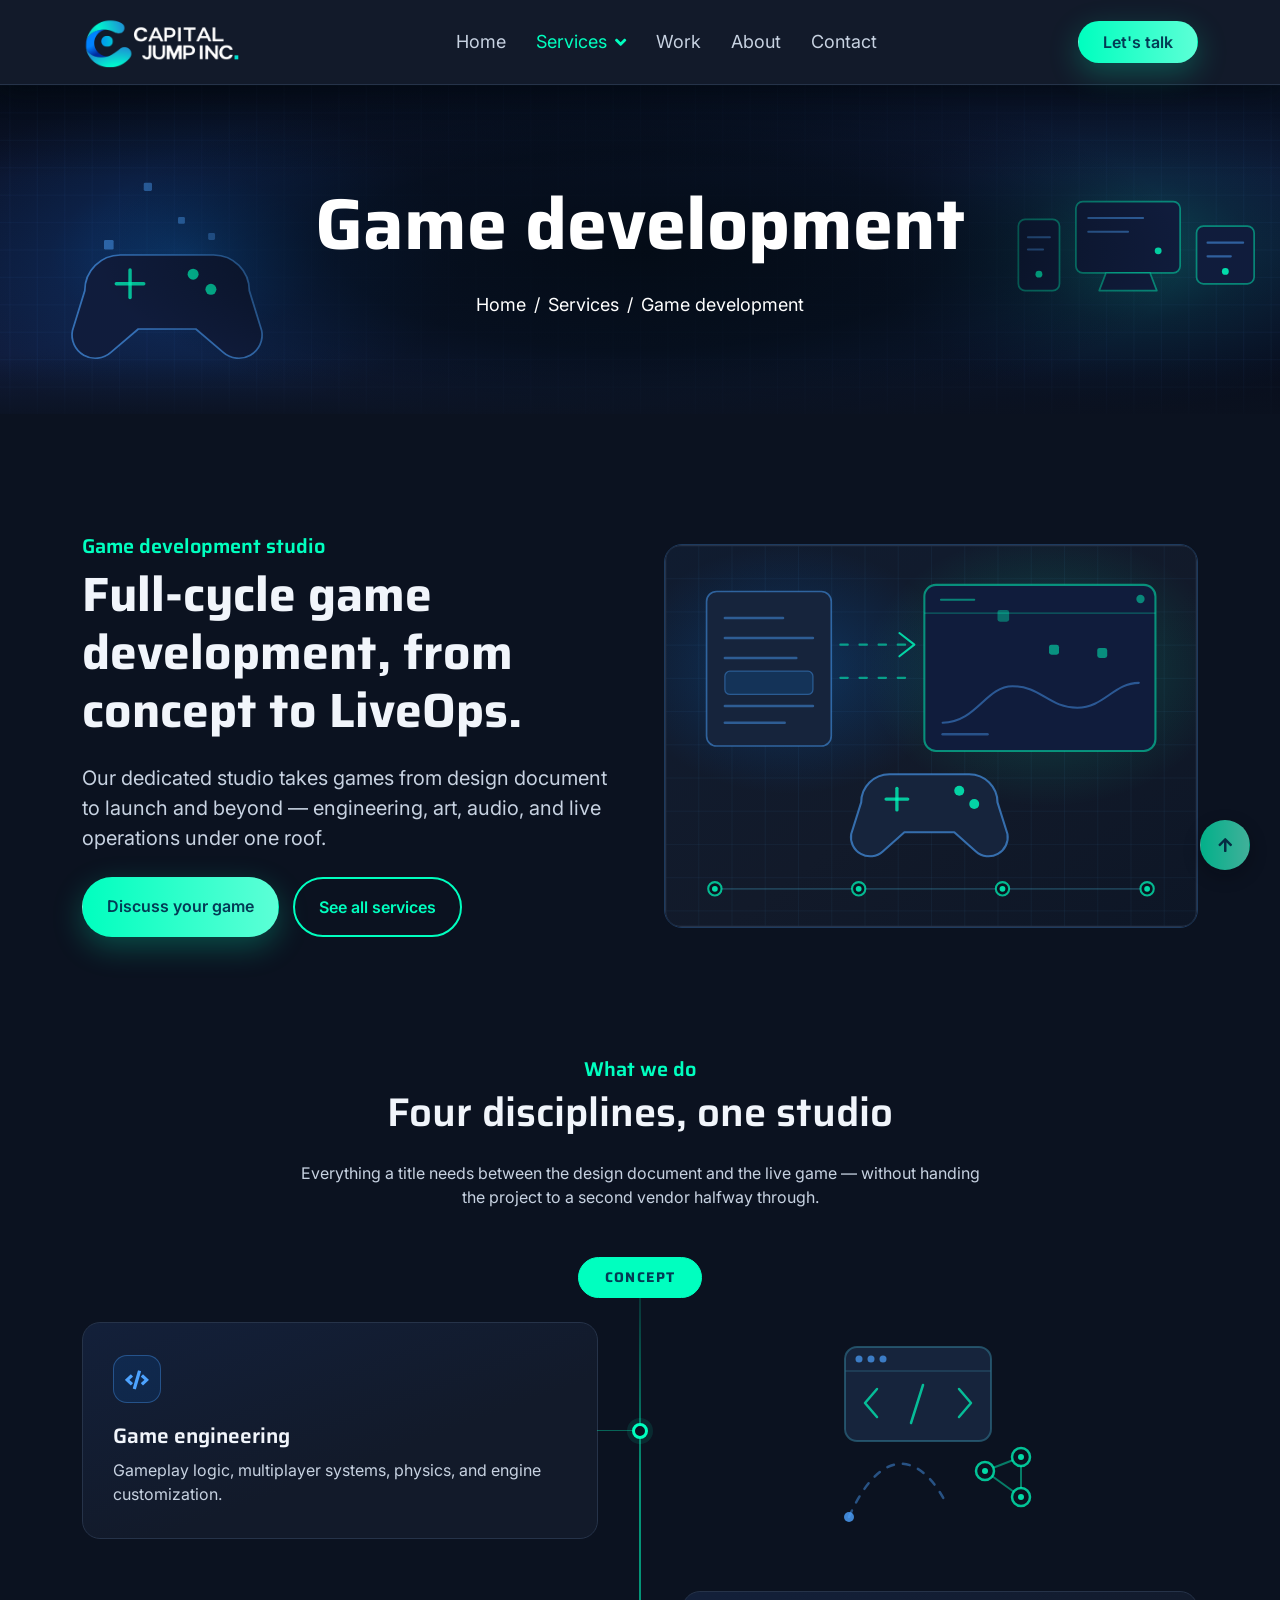
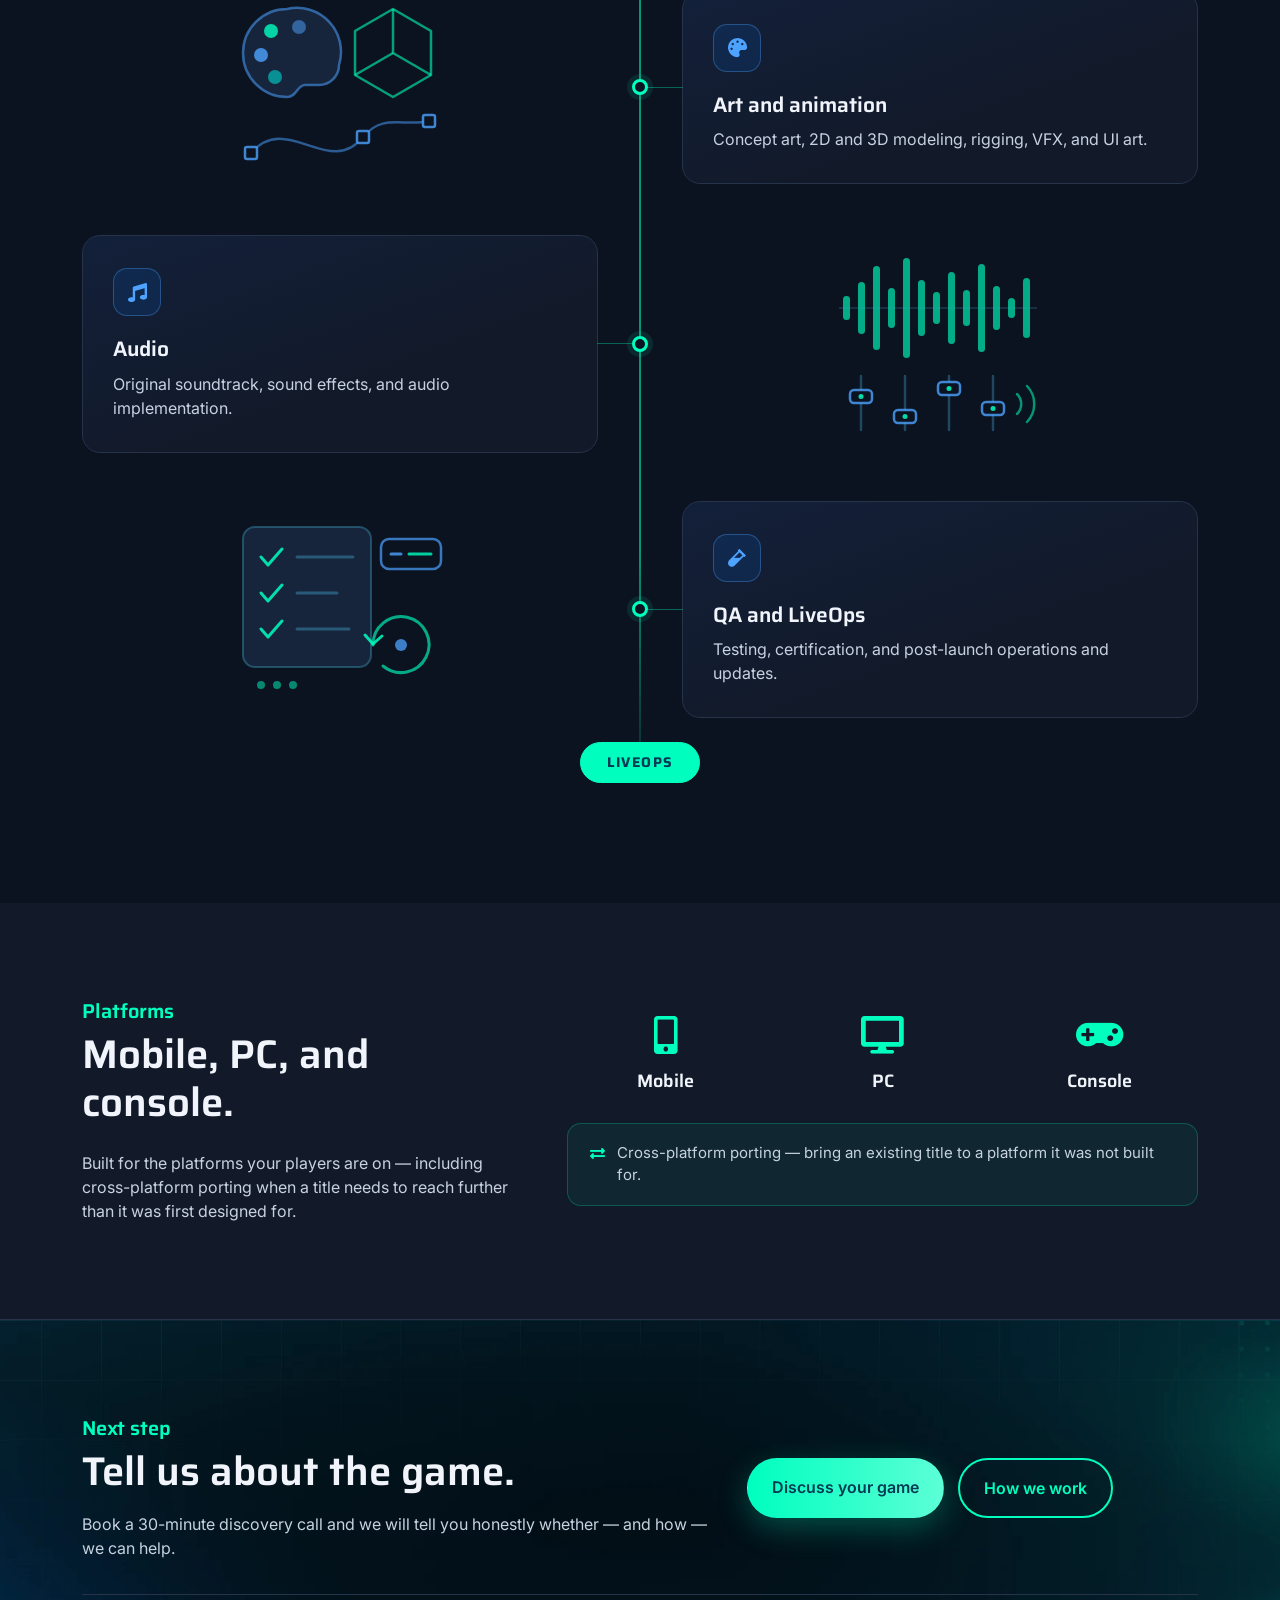
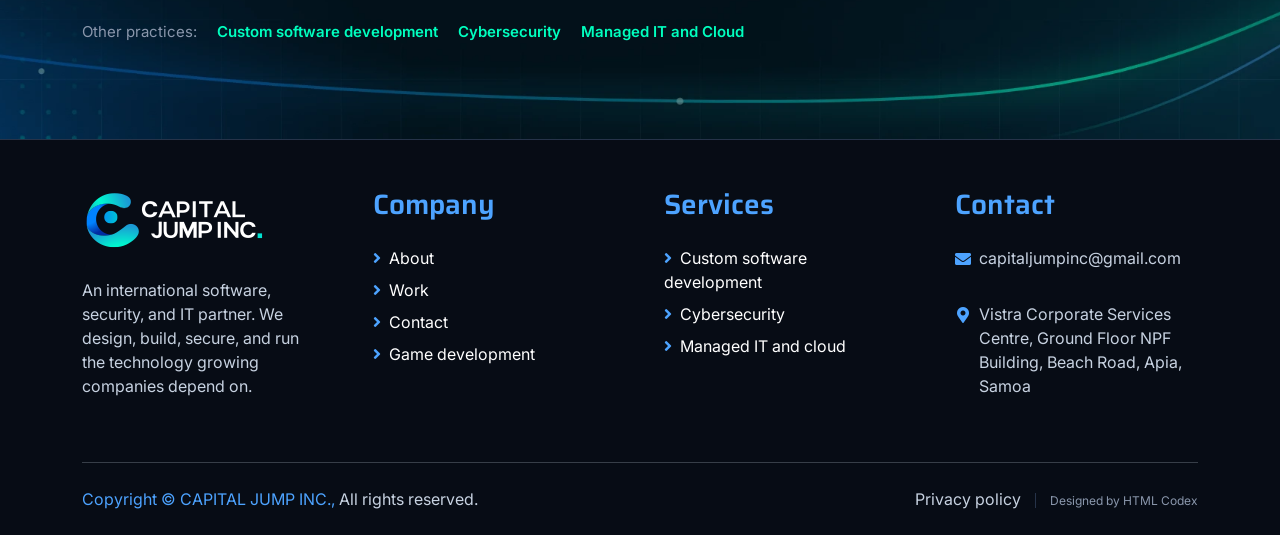
<file: game-development.html>
<!DOCTYPE html>
<html lang="en">

    <head>
        <meta charset="utf-8">
        <!-- Google Analytics (GA4) — 評估 ID：G-ZM346VN1R1
             本機預覽（localhost / 127.0.0.1 / 直接開檔）不載入，避免測試流量混進正式資料。
             需要在本機驗證時，在網址後面加上 ?ga_test=1 即可暫時啟用。 -->
        <script>
            (function () {
                var host = location.hostname;
                var isLocal = host === 'localhost' || host === '127.0.0.1' || host === '' || host.indexOf('.local') > -1;
                var force = location.search.indexOf('ga_test=1') > -1;
                if (isLocal && !force) { return; }

                window.dataLayer = window.dataLayer || [];
                window.gtag = function () { window.dataLayer.push(arguments); };

                var s = document.createElement('script');
                s.async = true;
                s.src = 'https://www.googletagmanager.com/gtag/js?id=G-ZM346VN1R1';
                document.head.appendChild(s);

                gtag('js', new Date());
                gtag('config', 'G-ZM346VN1R1');
            })();
        </script>
        <title>Game Development Studio &mdash; Mobile, PC &amp; Console | CAPITAL JUMP</title>
        <!-- 版面：Hero（文左圖右）→ 生產軸（概念到 LiveOps，卡片左右交錯）→ 平台橫排 → CTA。
             本頁沒有頁內圓點導覽：段落只有兩個，加了反而是多餘的介面。 -->
        <meta content="width=device-width, initial-scale=1.0" name="viewport">
        <meta content="game development studio, gameplay engineering, multiplayer, game art, animation, game audio, QA, LiveOps, mobile games, PC games, console games" name="keywords">
        <meta content="Full-cycle game development for mobile, PC, and console &mdash; gameplay engineering, multiplayer, art, animation, audio, QA, and LiveOps." name="description">

        <link href="img/icon.png" rel="icon">

        <!-- Google Web Fonts -->
        <link rel="preconnect" href="https://fonts.googleapis.com">
        <link rel="preconnect" href="https://fonts.gstatic.com" crossorigin>
        <link href="https://fonts.googleapis.com/css2?family=Inter:wght@400;500;600&family=Saira:wght@500;600;700&display=swap" rel="stylesheet">

        <!-- Icon Font Stylesheet -->
        <link href="https://cdnjs.cloudflare.com/ajax/libs/font-awesome/5.10.0/css/all.min.css" rel="stylesheet">
        <link href="https://cdn.jsdelivr.net/npm/bootstrap-icons@1.4.1/font/bootstrap-icons.css" rel="stylesheet">

        <!-- Libraries Stylesheet -->
        <link href="lib/animate/animate.min.css" rel="stylesheet">

        <!-- Customized Bootstrap Stylesheet -->
        <link href="css/bootstrap.min.css" rel="stylesheet">

        <!-- Template Stylesheet -->
        <link href="css/style.css" rel="stylesheet">

        <!-- Dark Tech Theme Override (最後載入；移除本行即回復淺色) -->
        <link href="css/dark-theme.css" rel="stylesheet">
    </head>

    <body>
        <!-- Spinner Start -->
        <div id="spinner" class="show position-fixed translate-middle w-100 vh-100 top-50 start-50 d-flex align-items-center justify-content-center">
            <div class="spinner-grow text-primary" role="status"></div>
        </div>
        <!-- Spinner End -->

        <!-- Topbar Start -->
        <!-- 真實電話 / 社群帳號待補（[待填]）後再啟用本區塊 -->
        <!-- <div class="container-fluid bg-dark py-2 d-none d-md-flex">
            <div class="container">
                <div class="d-flex justify-content-between topbar">
                    <div class="top-info">
                        <small class="me-3 text-white-50"><a href="#"><i class="fas fa-map-marker-alt me-2 text-secondary"></i></a>[待填：Address]</small>
                        <small class="me-3 text-white-50"><a href="#"><i class="fas fa-envelope me-2 text-secondary"></i></a>[待填：Email]</small>
                    </div>
                    <div id="note" class="text-secondary d-none d-xl-flex"><small>Note : We reply to every enquiry within one business day</small></div>
                    <div class="top-link">
                        <a href="" class="bg-light nav-fill btn btn-sm-square rounded-circle"><i class="fab fa-linkedin-in text-primary"></i></a>
                    </div>
                </div>
            </div>
        </div> -->
        <!-- Topbar End -->

        <!-- Navbar Start -->
        <!-- sticky-top：捲動時導覽列固定在視窗上方 -->
        <div class="container-fluid bg-primary sticky-top">
            <div class="container">
                <nav class="navbar navbar-dark navbar-expand-lg py-1">
                    <a href="index.html" class="navbar-brand">
                        <img width="182" height="60" src="img/cj-logo.png" class="brand-logo" alt="CAPITAL JUMP">
                    </a>
                    <button type="button" class="navbar-toggler me-0" data-bs-toggle="collapse" data-bs-target="#navbarCollapse">
                        <span class="navbar-toggler-icon"></span>
                    </button>
                    <div class="collapse navbar-collapse bg-transparent" id="navbarCollapse">
                        <div class="navbar-nav ms-auto mx-xl-auto p-1">
                            <a href="index.html" class="nav-item nav-link">Home</a>
                            <div class="nav-item dropdown">
                                <a href="service.html" class="nav-link dropdown-toggle active" data-bs-toggle="dropdown">Services</a>
                                <div class="dropdown-menu bg-light m-0 rounded">
                                    <a href="service.html" class="dropdown-item">All services</a>
                                    <a href="service-software.html" class="dropdown-item">Custom software development</a>
                                    <a href="service-cybersecurity.html" class="dropdown-item">Cybersecurity</a>
                                    <a href="service-managed-it.html" class="dropdown-item">Managed IT and cloud</a>
                                    <a href="game-development.html" class="dropdown-item active">Game development</a>
                                </div>
                            </div>
                            <a href="work.html" class="nav-item nav-link">Work</a>
                            <a href="about.html" class="nav-item nav-link">About</a>
                            <a href="contact.html" class="nav-item nav-link">Contact</a>
                            <a href="contact.html" class="btn btn-secondary rounded-pill py-2 px-4 my-3 d-xl-none">Let's talk</a>
                        </div>
                    </div>
                    <div class="d-none d-xl-flex flex-shirink-0">
                        <a href="contact.html" class="btn btn-secondary rounded-pill py-2 px-4">Let's talk</a>
                    </div>
                </nav>
            </div>
        </div>
        <!-- Navbar End -->


        <!-- Page Header Start -->
        <div class="container-fluid page-header page-header-game py-5">
            <div class="container text-center py-5">
                <h1 class="display-2 text-white mb-4 animated slideInDown">Game development</h1>
                <nav aria-label="breadcrumb">
                    <ol class="breadcrumb justify-content-center mb-0">
                        <li class="breadcrumb-item"><a href="index.html">Home</a></li>
                        <li class="breadcrumb-item"><a href="service.html">Services</a></li>
                        <li class="breadcrumb-item active" aria-current="page">Game development</li>
                    </ol>
                </nav>
            </div>
        </div>
        <!-- Page Header End -->


        <!-- Hero Start -->
        <!-- 文案「Hero」。文字左、插圖右，與軟體開發頁同向；區隔靠下方的生產軸 -->
        <div class="container-fluid pt-5 mt-4">
            <div class="container pt-5">
                <div class="row g-5 align-items-center">
                    <div class="col-lg-6 wow fadeIn" data-wow-delay=".1s">
                        <p class="h5 text-primary">Game development studio</p>
                        <h2 class="display-5 mb-4 svc-hero-title">Full-cycle game development, from concept to LiveOps.</h2>
                        <p class="fs-5 mb-4">Our dedicated studio takes games from design document to launch and beyond &mdash; engineering, art, audio, and live operations under one roof.</p>
                        <div class="work-cta-actions">
                            <a href="contact.html" class="btn btn-secondary rounded-pill px-4 py-3 text-white">Discuss your game</a>
                            <a href="service.html" class="btn btn-ghost rounded-pill px-4 py-3">See all services</a>
                        </div>
                    </div>
                    <div class="col-lg-6 wow fadeIn" data-wow-delay=".2s">
                        <img width="640" height="460" src="img/game-hero.svg" class="img-fluid gd-hero-art" alt="Illustration: a design document on the left becoming a running game screen on the right, with a controller below and a concept-to-LiveOps track along the bottom">
                    </div>
                </div>
            </div>
        </div>
        <!-- Hero End -->


        <!-- What we do Start -->
        <!-- 文案「What we do」。本頁特有元件：一條從 Concept 到 LiveOps 的生產軸，
             四個專業卡片沿著軸線左右交錯。平台（文案第二項）另闢一區，避免卡片塞太多字。 -->
        <div class="container-fluid py-5 my-4" id="what-we-do">
            <div class="container py-5">
                <div class="text-center mx-auto pb-5 wow fadeIn" data-wow-delay=".1s" style="max-width: 680px;">
                    <p class="h5 text-primary">What we do</p>
                    <h2 class="mb-4 h1">Four disciplines, one studio</h2>
                    <p class="mb-0">Everything a title needs between the design document and the live game &mdash; without handing the project to a second vendor halfway through.</p>
                </div>

                <div class="gd-track wow fadeIn" data-wow-delay=".1s">
                    <span class="gd-track-cap">Concept</span>

                    <ol class="gd-steps">
                        <li>
                            <article class="gd-step">
                                <span class="gd-step-icon"><i class="fas fa-code" aria-hidden="true"></i></span>
                                <h3>Game engineering</h3>
                                <p class="mb-0">Gameplay logic, multiplayer systems, physics, and engine customization.</p>
                            </article>
                            <img width="230" height="200" loading="lazy" src="img/gd-art-engineering.svg" class="gd-step-art" alt="Illustration: a code window with connected multiplayer nodes and a physics arc">
                        </li>
                        <li>
                            <article class="gd-step">
                                <span class="gd-step-icon"><i class="fas fa-palette" aria-hidden="true"></i></span>
                                <h3>Art and animation</h3>
                                <p class="mb-0">Concept art, 2D and 3D modeling, rigging, VFX, and UI art.</p>
                            </article>
                            <img width="230" height="200" loading="lazy" src="img/gd-art-art.svg" class="gd-step-art" alt="Illustration: a colour palette beside a 3D wireframe shape with a rigging curve">
                        </li>
                        <li>
                            <article class="gd-step">
                                <span class="gd-step-icon"><i class="fas fa-music" aria-hidden="true"></i></span>
                                <h3>Audio</h3>
                                <p class="mb-0">Original soundtrack, sound effects, and audio implementation.</p>
                            </article>
                            <img width="230" height="200" loading="lazy" src="img/gd-art-audio.svg" class="gd-step-art" alt="Illustration: an audio waveform above a row of mixer faders">
                        </li>
                        <li>
                            <article class="gd-step">
                                <span class="gd-step-icon"><i class="fas fa-vial" aria-hidden="true"></i></span>
                                <h3>QA and LiveOps</h3>
                                <p class="mb-0">Testing, certification, and post-launch operations and updates.</p>
                            </article>
                            <img width="230" height="200" loading="lazy" src="img/gd-art-qa.svg" class="gd-step-art" alt="Illustration: a test checklist beside a version tag and an update cycle arrow">
                        </li>
                    </ol>

                    <span class="gd-track-cap">LiveOps</span>
                </div>
            </div>
        </div>
        <!-- What we do End -->


        <!-- Platforms Start -->
        <!-- 文案「Platforms — mobile, PC, and console, plus cross-platform porting.」
             三個平台不加外框，只有圖示與名稱，與託管 IT 頁的卡片式平台列區隔 -->
        <div class="container-fluid bg-light py-5" id="platforms">
            <div class="container py-5">
                <div class="row g-5 align-items-center">
                    <div class="col-lg-5 wow fadeIn" data-wow-delay=".1s">
                        <p class="h5 text-primary">Platforms</p>
                        <h2 class="mb-4 h1">Mobile, PC, and console.</h2>
                        <p class="mb-0">Built for the platforms your players are on &mdash; including cross-platform porting when a title needs to reach further than it was first designed for.</p>
                    </div>
                    <div class="col-lg-7 wow fadeIn" data-wow-delay=".2s">
                        <ul class="gd-platforms">
                            <li>
                                <span class="gd-platform-icon"><i class="fas fa-mobile-alt" aria-hidden="true"></i></span>
                                <span class="gd-platform-name">Mobile</span>
                            </li>
                            <li>
                                <span class="gd-platform-icon"><i class="fas fa-desktop" aria-hidden="true"></i></span>
                                <span class="gd-platform-name">PC</span>
                            </li>
                            <li>
                                <span class="gd-platform-icon"><i class="fas fa-gamepad" aria-hidden="true"></i></span>
                                <span class="gd-platform-name">Console</span>
                            </li>
                        </ul>
                        <p class="gd-porting mb-0">
                            <i class="fas fa-exchange-alt" aria-hidden="true"></i>
                            Cross-platform porting &mdash; bring an existing title to a platform it was not built for.
                        </p>
                    </div>
                </div>
            </div>
        </div>
        <!-- Platforms End -->


        <!-- Closing CTA Start -->
        <!-- 主要行動：Discuss your game -->
        <div class="container-fluid cta-band py-5">
            <div class="container py-5 wow fadeIn" data-wow-delay=".1s">
                <div class="row g-4 align-items-center">
                    <div class="col-lg-7">
                        <p class="h5 text-primary">Next step</p>
                        <h2 class="mb-3 h1">Tell us about the game.</h2>
                        <p class="mb-0">Book a 30-minute discovery call and we will tell you honestly whether &mdash; and how &mdash; we can help.</p>
                    </div>
                    <div class="col-lg-5">
                        <div class="work-cta-actions">
                            <a href="contact.html" class="btn btn-secondary rounded-pill px-4 py-3 text-white">Discuss your game</a>
                            <a href="work.html#how-we-work" class="btn btn-ghost rounded-pill px-4 py-3">How we work</a>
                        </div>
                    </div>
                </div>
                <p class="sw-other mb-0">Other practices:
                    <a href="service-software.html">Custom software development</a>
                    <a href="service-cybersecurity.html">Cybersecurity</a>
                    <a href="service-managed-it.html">Managed IT and Cloud</a>
                </p>
            </div>
        </div>
        <!-- Closing CTA End -->
        <!-- Footer Start -->
         <div class="container-fluid footer bg-dark wow fadeIn" data-wow-delay=".1s">
            <div class="container pt-5 pb-4">
                <div class="row g-5">
                    <div class="col-lg-3 col-md-6">
                        <a href="index.html" class="d-inline-block">
                            <img width="182" height="60" loading="lazy" src="img/cj-logo.png" class="brand-logo" alt="CAPITAL JUMP">
                        </a>
                        <p class="mt-4 text-light">An international software, security, and IT partner. We design, build, secure, and run the technology growing companies depend on.</p>
                        <!-- 社群連結：待補真實帳號網址後啟用
                        <div class="d-flex hightech-link">
                            <a href="" class="btn-light nav-fill btn btn-square rounded-circle me-0"><i class="fab fa-linkedin-in text-primary"></i></a>
                        </div>
                        -->
                    </div>
                    <div class="col-lg-3 col-md-6">
                        <a href="about.html" class="h3 text-secondary">Company</a>
                        <div class="mt-4 d-flex flex-column short-link">
                            <a href="about.html" class="mb-2 text-white"><i class="fas fa-angle-right text-secondary me-2"></i>About</a>
                            <a href="work.html" class="mb-2 text-white"><i class="fas fa-angle-right text-secondary me-2"></i>Work</a>
                            <a href="contact.html" class="mb-2 text-white"><i class="fas fa-angle-right text-secondary me-2"></i>Contact</a>
                            <a href="game-development.html" class="mb-2 text-white"><i class="fas fa-angle-right text-secondary me-2"></i>Game development</a>
                        </div>
                    </div>
                    <div class="col-lg-3 col-md-6">
                        <a href="service.html" class="h3 text-secondary">Services</a>
                        <div class="mt-4 d-flex flex-column help-link">
                            <a href="service-software.html" class="mb-2 text-white"><i class="fas fa-angle-right text-secondary me-2"></i>Custom software development</a>
                            <a href="service-cybersecurity.html" class="mb-2 text-white"><i class="fas fa-angle-right text-secondary me-2"></i>Cybersecurity</a>
                            <a href="service-managed-it.html" class="mb-2 text-white"><i class="fas fa-angle-right text-secondary me-2"></i>Managed IT and cloud</a>
                        </div>
                    </div>
                    <div class="col-lg-3 col-md-6">
                        <a href="contact.html" class="h3 text-secondary">Contact</a>
                        <div class="text-white mt-4 d-flex flex-column contact-link">
                            <span class="pb-3 text-light border-primary"><i class="fas fa-envelope text-secondary me-2"></i><a href="mailto:capitaljumpinc@gmail.com" class="text-light">capitaljumpinc@gmail.com</a></span>
                            <!-- <span class="py-3 text-light border-bottom border-primary"><i class="fas fa-phone-alt text-secondary me-2"></i> [待填：Phone]</span> -->
                            <span class="py-3 text-light border-primary"><i class="fas fa-map-marker-alt text-secondary me-2"></i> Vistra Corporate Services Centre, Ground Floor NPF Building, Beach Road, Apia, Samoa</span>
                            <!-- <span class="py-3 text-light"><i class="fas fa-clock text-secondary me-2"></i> 09:00 - 18:00</span> -->
                        </div>
                    </div>
                </div>
                <hr class="text-light mt-5 mb-4">
                <div class="row g-3 align-items-center">
                    <div class="col-md-6 text-center text-md-start">
                        <span class="text-light"><span class="text-secondary">Copyright © CAPITAL JUMP INC.,</span> All rights reserved.</span>
                    </div>
                    <div class="col-md-6 text-center text-md-end">
                        <span class="text-light"><a href="privacy.html" class="footer-legal">Privacy policy</a></span><span class="footer-credit">Designed by <a href="https://htmlcodex.com" class="footer-legal" target="_blank" rel="noopener noreferrer">HTML Codex</a></span>
                    </div>
                </div>
            </div>
        </div>
        <!-- Footer End -->


        <!-- Back to Top -->
        <a href="#" class="btn btn-secondary btn-square rounded-circle back-to-top"><i class="fa fa-arrow-up text-white"></i></a>


        <!-- JavaScript Libraries -->
        <script src="https://ajax.googleapis.com/ajax/libs/jquery/3.6.4/jquery.min.js"></script>
        <script src="https://cdn.jsdelivr.net/npm/bootstrap@5.0.0/dist/js/bootstrap.bundle.min.js"></script>
        <script src="lib/wow/wow.min.js"></script>
        <script src="lib/easing/easing.min.js"></script>

        <!-- Template Javascript -->
        <script src="js/main.js"></script>
    </body>

</html>
</file>
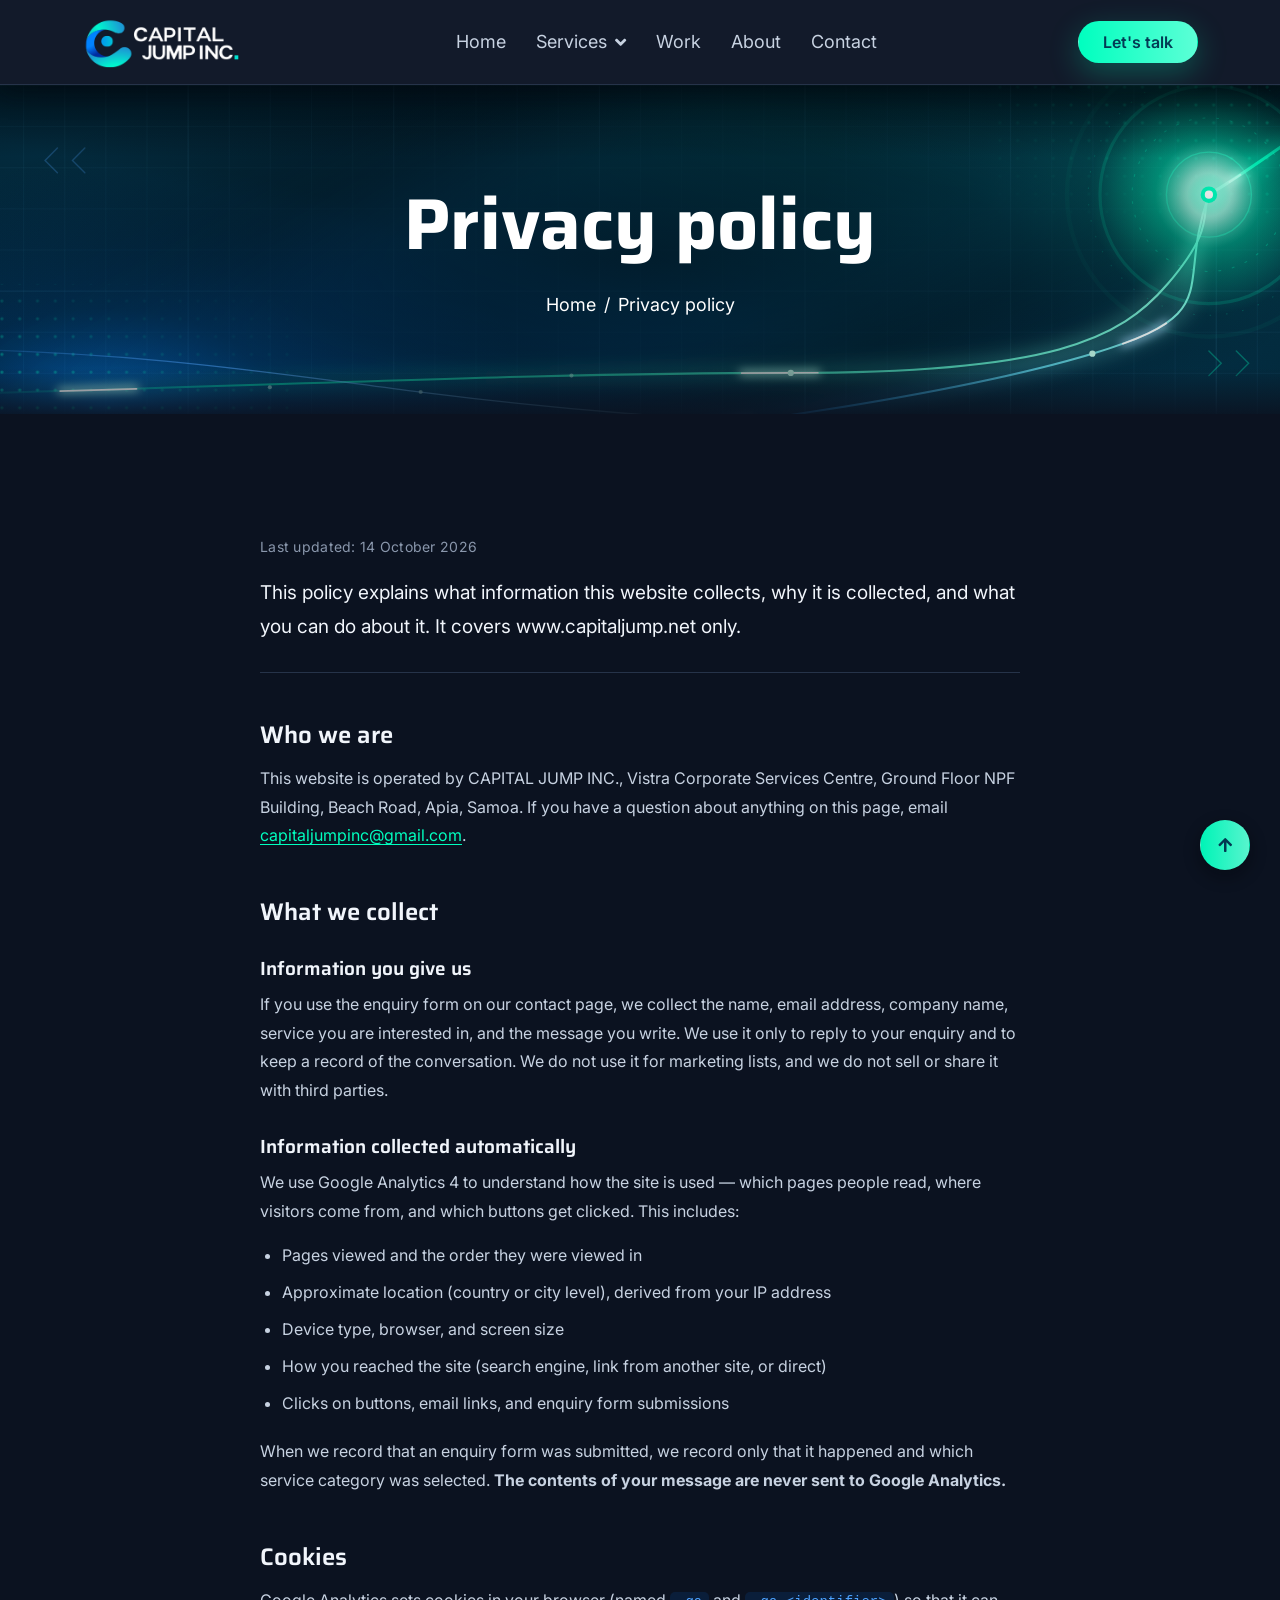
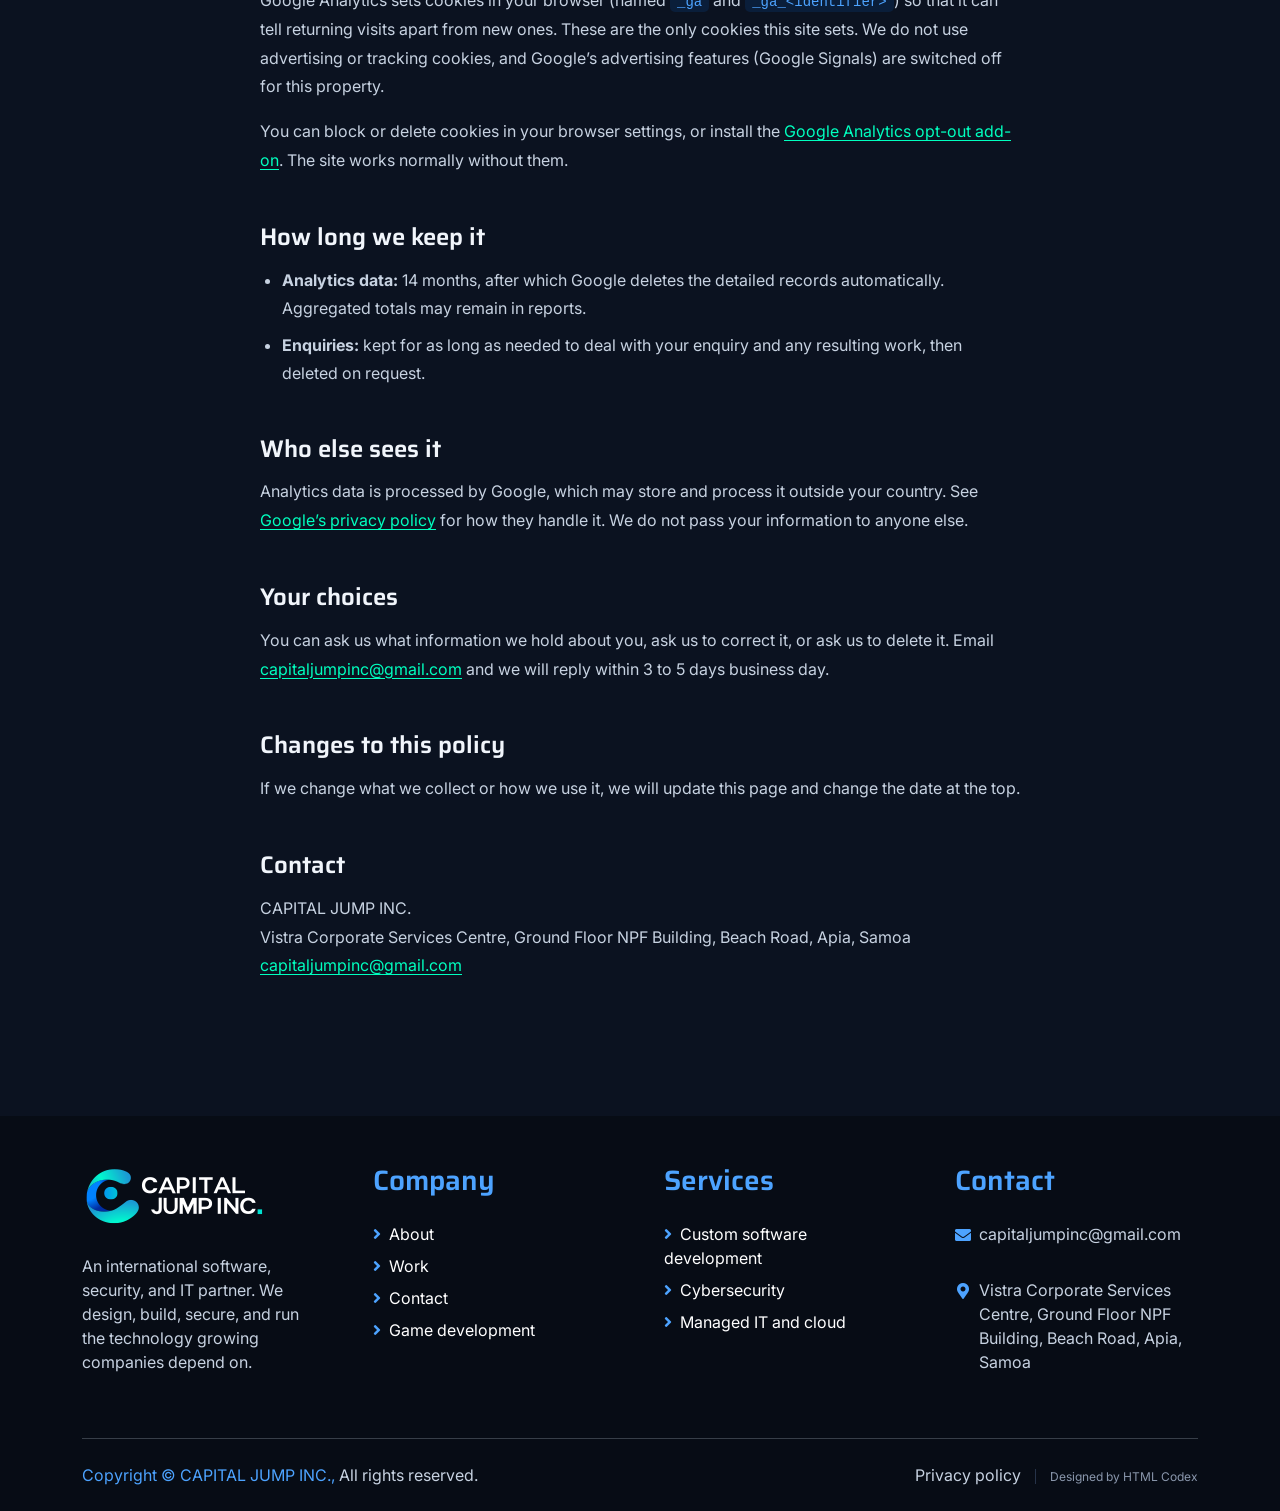
<file: privacy.html>
<!DOCTYPE html>
<html lang="en">

    <head>
        <meta charset="utf-8">
        <!-- Google Analytics (GA4) — 評估 ID：G-ZM346VN1R1
             本機預覽（localhost / 127.0.0.1 / 直接開檔）不載入，避免測試流量混進正式資料。
             需要在本機驗證時，在網址後面加上 ?ga_test=1 即可暫時啟用。 -->
        <script>
            (function () {
                var host = location.hostname;
                var isLocal = host === 'localhost' || host === '127.0.0.1' || host === '' || host.indexOf('.local') > -1;
                var force = location.search.indexOf('ga_test=1') > -1;
                if (isLocal && !force) { return; }

                window.dataLayer = window.dataLayer || [];
                window.gtag = function () { window.dataLayer.push(arguments); };

                var s = document.createElement('script');
                s.async = true;
                s.src = 'https://www.googletagmanager.com/gtag/js?id=G-ZM346VN1R1';
                document.head.appendChild(s);

                gtag('js', new Date());
                gtag('config', 'G-ZM346VN1R1');
            })();
        </script>
        <title>Privacy Policy | CAPITAL JUMP</title>
        <!-- 法務頁：單欄長文。沒有 CTA 區塊，不放行銷元件。
             ⚠️ 本文件是依網站實際行為撰寫的草稿，正式上線前應請法律顧問覆核。 -->
        <meta content="width=device-width, initial-scale=1.0" name="viewport">
        <meta content="privacy policy, cookies, Google Analytics, data protection, CAPITAL JUMP" name="keywords">
        <meta content="How CAPITAL JUMP collects and uses information on this website &mdash; analytics, cookies, enquiry forms, and how to contact us about your data." name="description">

        <link href="img/icon.png" rel="icon">

        <!-- Google Web Fonts -->
        <link rel="preconnect" href="https://fonts.googleapis.com">
        <link rel="preconnect" href="https://fonts.gstatic.com" crossorigin>
        <link href="https://fonts.googleapis.com/css2?family=Inter:wght@400;500;600&family=Saira:wght@500;600;700&display=swap" rel="stylesheet">

        <!-- Icon Font Stylesheet -->
        <link href="https://cdnjs.cloudflare.com/ajax/libs/font-awesome/5.10.0/css/all.min.css" rel="stylesheet">
        <link href="https://cdn.jsdelivr.net/npm/bootstrap-icons@1.4.1/font/bootstrap-icons.css" rel="stylesheet">

        <!-- Libraries Stylesheet -->
        <link href="lib/animate/animate.min.css" rel="stylesheet">

        <!-- Customized Bootstrap Stylesheet -->
        <link href="css/bootstrap.min.css" rel="stylesheet">

        <!-- Template Stylesheet -->
        <link href="css/style.css" rel="stylesheet">

        <!-- Dark Tech Theme Override (最後載入；移除本行即回復淺色) -->
        <link href="css/dark-theme.css" rel="stylesheet">
    </head>

    <body>
        <!-- Spinner Start -->
        <div id="spinner" class="show position-fixed translate-middle w-100 vh-100 top-50 start-50 d-flex align-items-center justify-content-center">
            <div class="spinner-grow text-primary" role="status"></div>
        </div>
        <!-- Spinner End -->

        <!-- Navbar Start -->
        <!-- sticky-top：捲動時導覽列固定在視窗上方 -->
        <div class="container-fluid bg-primary sticky-top">
            <div class="container">
                <nav class="navbar navbar-dark navbar-expand-lg py-1">
                    <a href="index.html" class="navbar-brand">
                        <img width="182" height="60" src="img/cj-logo.png" class="brand-logo" alt="CAPITAL JUMP">
                    </a>
                    <button type="button" class="navbar-toggler me-0" data-bs-toggle="collapse" data-bs-target="#navbarCollapse">
                        <span class="navbar-toggler-icon"></span>
                    </button>
                    <div class="collapse navbar-collapse bg-transparent" id="navbarCollapse">
                        <div class="navbar-nav ms-auto mx-xl-auto p-1">
                            <a href="index.html" class="nav-item nav-link">Home</a>
                            <div class="nav-item dropdown">
                                <a href="service.html" class="nav-link dropdown-toggle" data-bs-toggle="dropdown">Services</a>
                                <div class="dropdown-menu bg-light m-0 rounded">
                                    <a href="service.html" class="dropdown-item">All services</a>
                                    <a href="service-software.html" class="dropdown-item">Custom software development</a>
                                    <a href="service-cybersecurity.html" class="dropdown-item">Cybersecurity</a>
                                    <a href="service-managed-it.html" class="dropdown-item">Managed IT and cloud</a>
                                    <a href="game-development.html" class="dropdown-item">Game development</a>
                                </div>
                            </div>
                            <a href="work.html" class="nav-item nav-link">Work</a>
                            <a href="about.html" class="nav-item nav-link">About</a>
                            <a href="contact.html" class="nav-item nav-link">Contact</a>
                            <a href="contact.html" class="btn btn-secondary rounded-pill py-2 px-4 my-3 d-xl-none">Let's talk</a>
                        </div>
                    </div>
                    <div class="d-none d-xl-flex flex-shirink-0">
                        <a href="contact.html" class="btn btn-secondary rounded-pill py-2 px-4">Let's talk</a>
                    </div>
                </nav>
            </div>
        </div>
        <!-- Navbar End -->


        <!-- Page Header Start -->
        <div class="container-fluid page-header py-5">
            <div class="container text-center py-5">
                <h1 class="display-2 text-white mb-4 animated slideInDown">Privacy policy</h1>
                <nav aria-label="breadcrumb">
                    <ol class="breadcrumb justify-content-center mb-0">
                        <li class="breadcrumb-item"><a href="index.html">Home</a></li>
                        <li class="breadcrumb-item active" aria-current="page">Privacy policy</li>
                    </ol>
                </nav>
            </div>
        </div>
        <!-- Page Header End -->


        <!-- Policy Start -->
        <div class="container-fluid py-5 my-4">
            <div class="container py-5">
                <div class="legal wow fadeIn" data-wow-delay=".1s">

                    <p class="legal-updated">Last updated: 14 October 2026</p>

                    <p class="legal-lead">This policy explains what information this website collects, why it is collected, and what you can do about it. It covers www.capitaljump.net only.</p>

                    <h2>Who we are</h2>
                    <p>This website is operated by CAPITAL JUMP INC., Vistra Corporate Services Centre, Ground Floor NPF Building, Beach Road, Apia, Samoa. If you have a question about anything on this page, email <a href="mailto:capitaljumpinc@gmail.com">capitaljumpinc@gmail.com</a>.</p>

                    <h2>What we collect</h2>

                    <h3>Information you give us</h3>
                    <p>If you use the enquiry form on our contact page, we collect the name, email address, company name, service you are interested in, and the message you write. We use it only to reply to your enquiry and to keep a record of the conversation. We do not use it for marketing lists, and we do not sell or share it with third parties.</p>

                    <h3>Information collected automatically</h3>
                    <p>We use Google Analytics 4 to understand how the site is used &mdash; which pages people read, where visitors come from, and which buttons get clicked. This includes:</p>
                    <ul>
                        <li>Pages viewed and the order they were viewed in</li>
                        <li>Approximate location (country or city level), derived from your IP address</li>
                        <li>Device type, browser, and screen size</li>
                        <li>How you reached the site (search engine, link from another site, or direct)</li>
                        <li>Clicks on buttons, email links, and enquiry form submissions</li>
                    </ul>
                    <p>When we record that an enquiry form was submitted, we record only that it happened and which service category was selected. <strong>The contents of your message are never sent to Google Analytics.</strong></p>

                    <h2>Cookies</h2>
                    <p>Google Analytics sets cookies in your browser (named <code>_ga</code> and <code>_ga_&lt;identifier&gt;</code>) so that it can tell returning visits apart from new ones. These are the only cookies this site sets. We do not use advertising or tracking cookies, and Google&rsquo;s advertising features (Google Signals) are switched off for this property.</p>
                    <p>You can block or delete cookies in your browser settings, or install the <a href="https://tools.google.com/dlpage/gaoptout" target="_blank" rel="noopener">Google Analytics opt-out add-on</a>. The site works normally without them.</p>

                    <h2>How long we keep it</h2>
                    <ul>
                        <li><strong>Analytics data:</strong> 14 months, after which Google deletes the detailed records automatically. Aggregated totals may remain in reports.</li>
                        <li><strong>Enquiries:</strong> kept for as long as needed to deal with your enquiry and any resulting work, then deleted on request.</li>
                    </ul>

                    <h2>Who else sees it</h2>
                    <p>Analytics data is processed by Google, which may store and process it outside your country. See <a href="https://policies.google.com/privacy" target="_blank" rel="noopener">Google&rsquo;s privacy policy</a> for how they handle it. We do not pass your information to anyone else.</p>

                    <h2>Your choices</h2>
                    <p>You can ask us what information we hold about you, ask us to correct it, or ask us to delete it. Email <a href="mailto:capitaljumpinc@gmail.com">capitaljumpinc@gmail.com</a> and we will reply within 3 to 5 days business day.</p>

                    <h2>Changes to this policy</h2>
                    <p>If we change what we collect or how we use it, we will update this page and change the date at the top.</p>

                    <h2>Contact</h2>
                    <p>CAPITAL JUMP INC.<br>
                        Vistra Corporate Services Centre, Ground Floor NPF Building, Beach Road, Apia, Samoa<br>
                        <a href="mailto:capitaljumpinc@gmail.com">capitaljumpinc@gmail.com</a></p>

                </div>
            </div>
        </div>
        <!-- Policy End -->
        <!-- Footer Start -->
         <div class="container-fluid footer bg-dark wow fadeIn" data-wow-delay=".1s">
            <div class="container pt-5 pb-4">
                <div class="row g-5">
                    <div class="col-lg-3 col-md-6">
                        <a href="index.html" class="d-inline-block">
                            <img width="182" height="60" loading="lazy" src="img/cj-logo.png" class="brand-logo" alt="CAPITAL JUMP">
                        </a>
                        <p class="mt-4 text-light">An international software, security, and IT partner. We design, build, secure, and run the technology growing companies depend on.</p>
                        <!-- 社群連結：待補真實帳號網址後啟用
                        <div class="d-flex hightech-link">
                            <a href="" class="btn-light nav-fill btn btn-square rounded-circle me-0"><i class="fab fa-linkedin-in text-primary"></i></a>
                        </div>
                        -->
                    </div>
                    <div class="col-lg-3 col-md-6">
                        <a href="about.html" class="h3 text-secondary">Company</a>
                        <div class="mt-4 d-flex flex-column short-link">
                            <a href="about.html" class="mb-2 text-white"><i class="fas fa-angle-right text-secondary me-2"></i>About</a>
                            <a href="work.html" class="mb-2 text-white"><i class="fas fa-angle-right text-secondary me-2"></i>Work</a>
                            <a href="contact.html" class="mb-2 text-white"><i class="fas fa-angle-right text-secondary me-2"></i>Contact</a>
                            <a href="game-development.html" class="mb-2 text-white"><i class="fas fa-angle-right text-secondary me-2"></i>Game development</a>
                        </div>
                    </div>
                    <div class="col-lg-3 col-md-6">
                        <a href="service.html" class="h3 text-secondary">Services</a>
                        <div class="mt-4 d-flex flex-column help-link">
                            <a href="service-software.html" class="mb-2 text-white"><i class="fas fa-angle-right text-secondary me-2"></i>Custom software development</a>
                            <a href="service-cybersecurity.html" class="mb-2 text-white"><i class="fas fa-angle-right text-secondary me-2"></i>Cybersecurity</a>
                            <a href="service-managed-it.html" class="mb-2 text-white"><i class="fas fa-angle-right text-secondary me-2"></i>Managed IT and cloud</a>
                        </div>
                    </div>
                    <div class="col-lg-3 col-md-6">
                        <a href="contact.html" class="h3 text-secondary">Contact</a>
                        <div class="text-white mt-4 d-flex flex-column contact-link">
                            <span class="pb-3 text-light border-primary"><i class="fas fa-envelope text-secondary me-2"></i><a href="mailto:capitaljumpinc@gmail.com" class="text-light">capitaljumpinc@gmail.com</a></span>
                            <!-- <span class="py-3 text-light border-bottom border-primary"><i class="fas fa-phone-alt text-secondary me-2"></i> [待填：Phone]</span> -->
                            <span class="py-3 text-light border-primary"><i class="fas fa-map-marker-alt text-secondary me-2"></i> Vistra Corporate Services Centre, Ground Floor NPF Building, Beach Road, Apia, Samoa</span>
                            <!-- <span class="py-3 text-light"><i class="fas fa-clock text-secondary me-2"></i> 09:00 - 18:00</span> -->
                        </div>
                    </div>
                </div>
                <hr class="text-light mt-5 mb-4">
                <div class="row g-3 align-items-center">
                    <div class="col-md-6 text-center text-md-start">
                        <span class="text-light"><span class="text-secondary">Copyright © CAPITAL JUMP INC.,</span> All rights reserved.</span>
                    </div>
                    <div class="col-md-6 text-center text-md-end">
                        <span class="text-light"><a href="privacy.html" class="footer-legal" aria-current="page">Privacy policy</a></span><span class="footer-credit">Designed by <a href="https://htmlcodex.com" class="footer-legal" target="_blank" rel="noopener noreferrer">HTML Codex</a></span>
                    </div>
                </div>
            </div>
        </div>
        <!-- Footer End -->


        <!-- Back to Top -->
        <a href="#" class="btn btn-secondary btn-square rounded-circle back-to-top"><i class="fa fa-arrow-up text-white"></i></a>


        <!-- JavaScript Libraries -->
        <script src="https://ajax.googleapis.com/ajax/libs/jquery/3.6.4/jquery.min.js"></script>
        <script src="https://cdn.jsdelivr.net/npm/bootstrap@5.0.0/dist/js/bootstrap.bundle.min.js"></script>
        <script src="lib/wow/wow.min.js"></script>
        <script src="lib/easing/easing.min.js"></script>

        <!-- Template Javascript -->
        <script src="js/main.js"></script>
    </body>

</html>
</file>
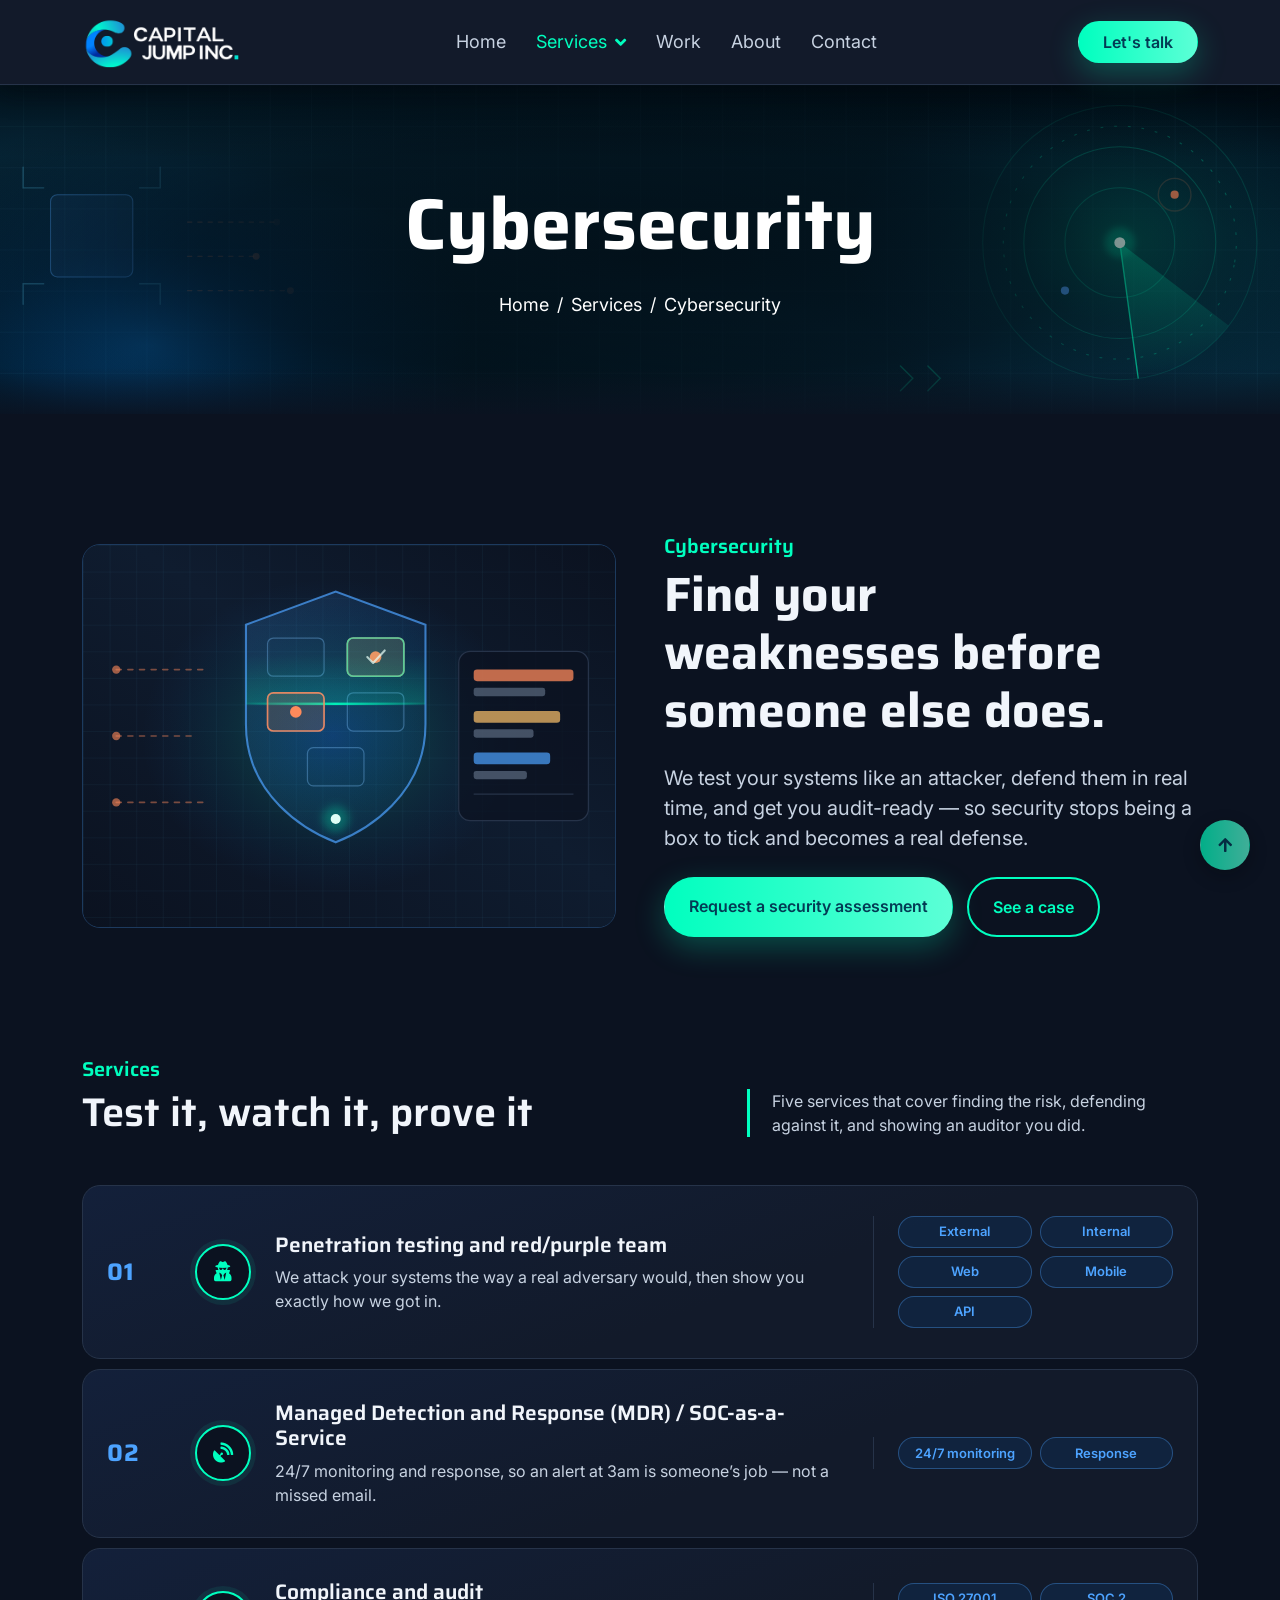
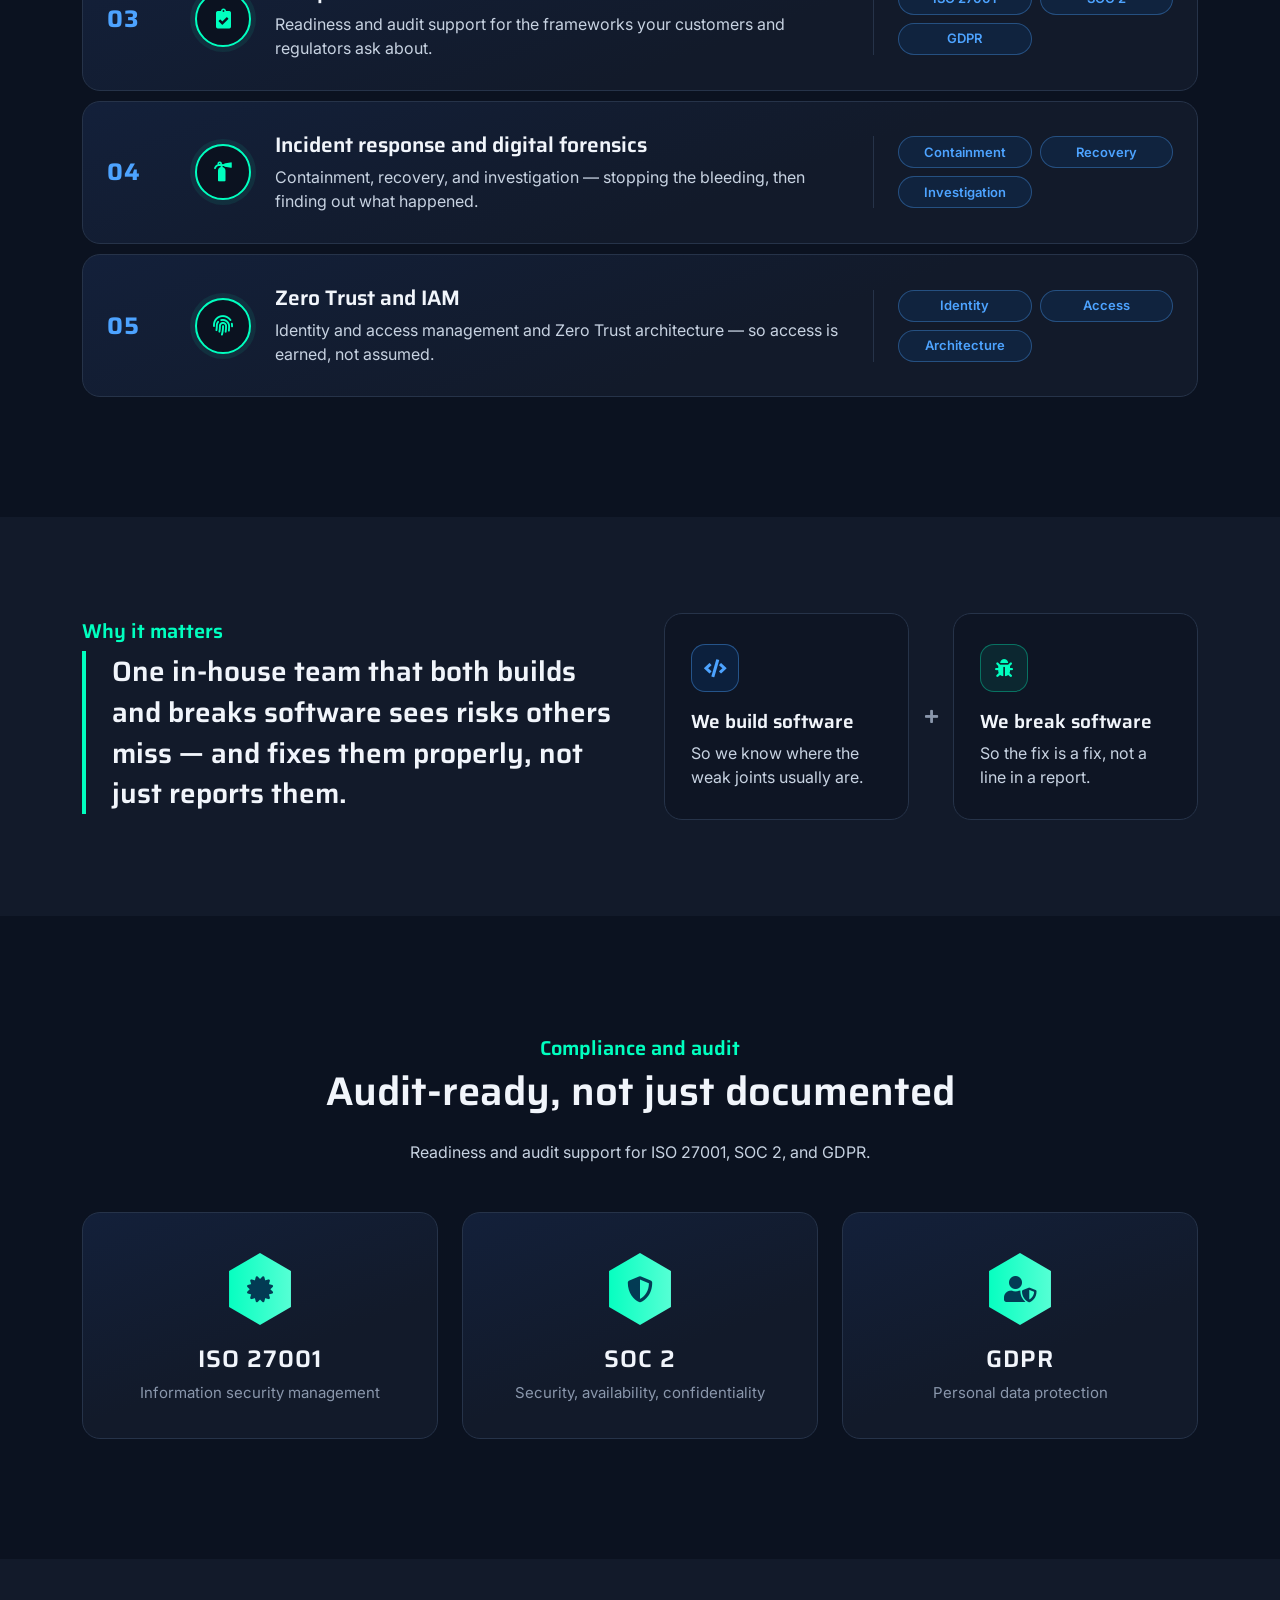
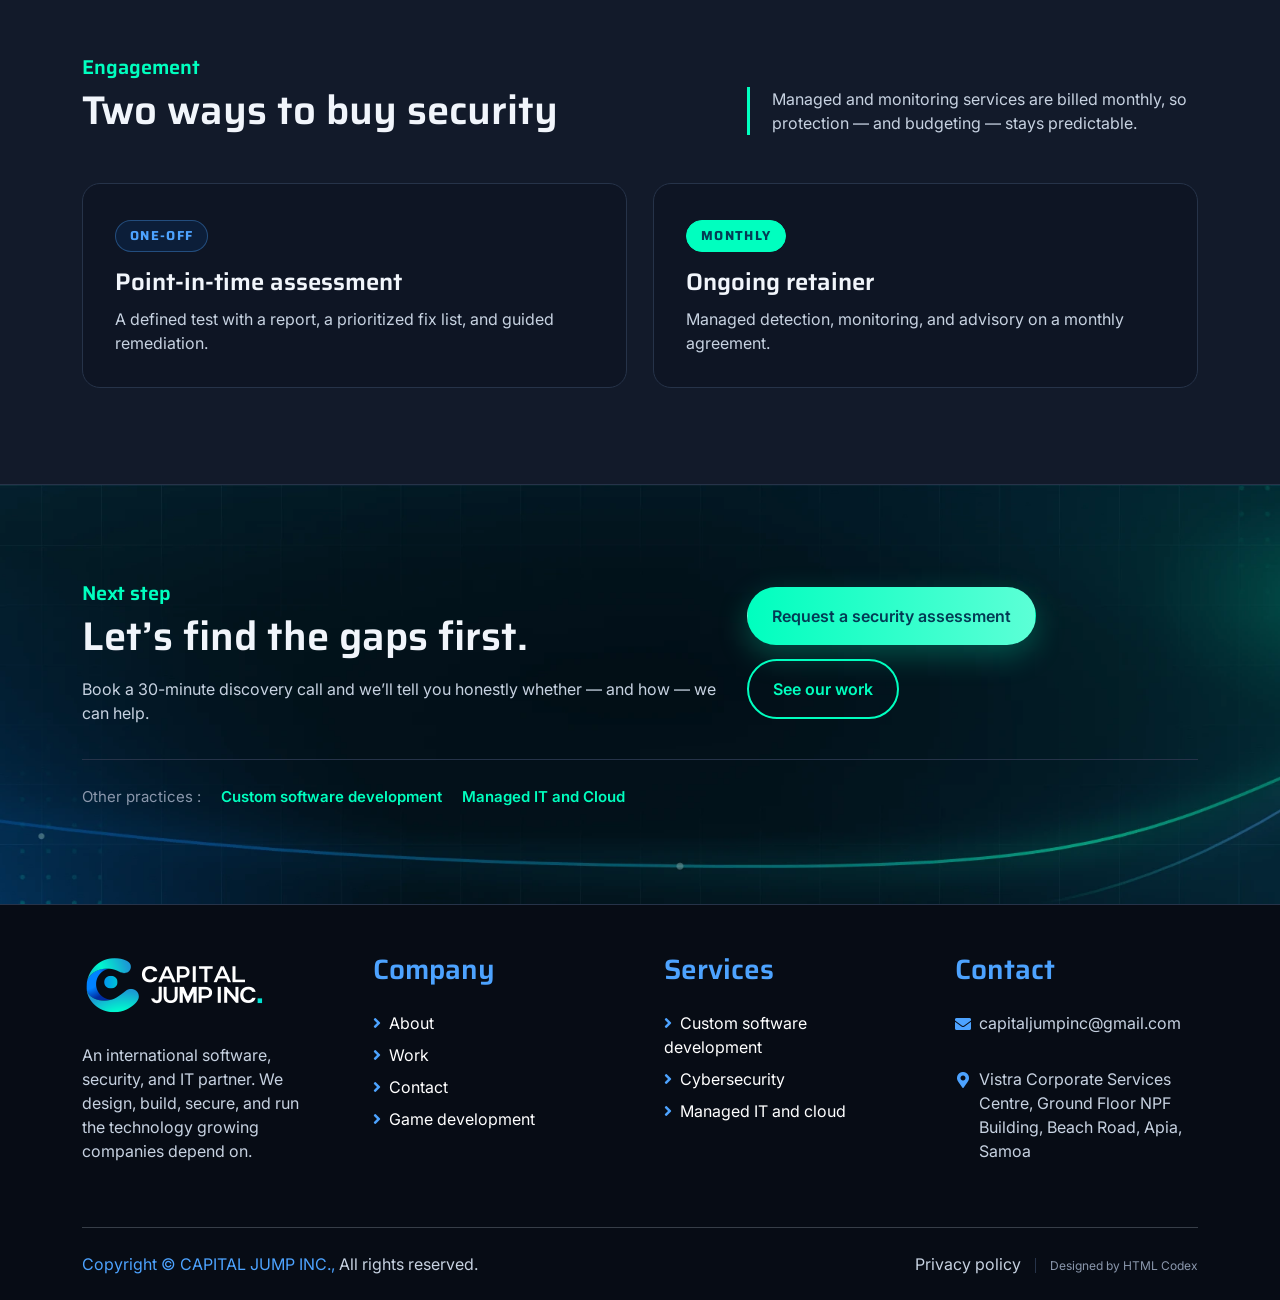
<file: service-cybersecurity.html>
<!DOCTYPE html>
<html lang="en">

    <head>
        <meta charset="utf-8">
        <!-- Google Analytics (GA4) — 評估 ID：G-ZM346VN1R1
             本機預覽（localhost / 127.0.0.1 / 直接開檔）不載入，避免測試流量混進正式資料。
             需要在本機驗證時，在網址後面加上 ?ga_test=1 即可暫時啟用。 -->
        <script>
            (function () {
                var host = location.hostname;
                var isLocal = host === 'localhost' || host === '127.0.0.1' || host === '' || host.indexOf('.local') > -1;
                var force = location.search.indexOf('ga_test=1') > -1;
                if (isLocal && !force) { return; }

                window.dataLayer = window.dataLayer || [];
                window.gtag = function () { window.dataLayer.push(arguments); };

                var s = document.createElement('script');
                s.async = true;
                s.src = 'https://www.googletagmanager.com/gtag/js?id=G-ZM346VN1R1';
                document.head.appendChild(s);

                gtag('js', new Date());
                gtag('config', 'G-ZM346VN1R1');
            })();
        </script>
        <title>Cybersecurity &mdash; Penetration Testing &amp; MDR | CAPITAL JUMP</title>
        <!-- 版面：Hero（圖左文右）→ 右側圓點導覽 → 服務清單橫列 → Why it matters 對照 → 合規徽章 → 兩種合作方式 → CTA -->
        <meta content="width=device-width, initial-scale=1.0" name="viewport">
        <meta content="cybersecurity, penetration testing, MDR, SOC as a service, ISO 27001, SOC 2, GDPR, incident response, Zero Trust, IAM" name="keywords">
        <meta content="Penetration testing, managed detection &amp; response, and compliance (ISO 27001, SOC 2, GDPR). Find your risks, defend in real time, and pass your audits." name="description">

        <link href="img/icon.png" rel="icon">

        <!-- Google Web Fonts -->
        <link rel="preconnect" href="https://fonts.googleapis.com">
        <link rel="preconnect" href="https://fonts.gstatic.com" crossorigin>
        <link href="https://fonts.googleapis.com/css2?family=Inter:wght@400;500;600&family=Saira:wght@500;600;700&display=swap" rel="stylesheet">

        <!-- Icon Font Stylesheet -->
        <link href="https://cdnjs.cloudflare.com/ajax/libs/font-awesome/5.10.0/css/all.min.css" rel="stylesheet">
        <link href="https://cdn.jsdelivr.net/npm/bootstrap-icons@1.4.1/font/bootstrap-icons.css" rel="stylesheet">

        <!-- Libraries Stylesheet -->
        <link href="lib/animate/animate.min.css" rel="stylesheet">

        <!-- Customized Bootstrap Stylesheet -->
        <link href="css/bootstrap.min.css" rel="stylesheet">

        <!-- Template Stylesheet -->
        <link href="css/style.css" rel="stylesheet">

        <!-- Dark Tech Theme Override (最後載入；移除本行即回復淺色) -->
        <link href="css/dark-theme.css" rel="stylesheet">
    </head>

    <body>
        <!-- Spinner Start -->
        <div id="spinner" class="show position-fixed translate-middle w-100 vh-100 top-50 start-50 d-flex align-items-center justify-content-center">
            <div class="spinner-grow text-primary" role="status"></div>
        </div>
        <!-- Spinner End -->

        <!-- Topbar Start -->
        <!-- 真實電話 / 社群帳號待補（[待填]）後再啟用本區塊 -->
        <!-- <div class="container-fluid bg-dark py-2 d-none d-md-flex">
            <div class="container">
                <div class="d-flex justify-content-between topbar">
                    <div class="top-info">
                        <small class="me-3 text-white-50"><a href="#"><i class="fas fa-map-marker-alt me-2 text-secondary"></i></a>[待填：Address]</small>
                        <small class="me-3 text-white-50"><a href="#"><i class="fas fa-envelope me-2 text-secondary"></i></a>[待填：Email]</small>
                    </div>
                    <div id="note" class="text-secondary d-none d-xl-flex"><small>Note : We reply to every enquiry within one business day</small></div>
                    <div class="top-link">
                        <a href="" class="bg-light nav-fill btn btn-sm-square rounded-circle"><i class="fab fa-linkedin-in text-primary"></i></a>
                    </div>
                </div>
            </div>
        </div> -->
        <!-- Topbar End -->

        <!-- Navbar Start -->
        <!-- sticky-top：捲動時導覽列固定在視窗上方 -->
        <div class="container-fluid bg-primary sticky-top">
            <div class="container">
                <nav class="navbar navbar-dark navbar-expand-lg py-1">
                    <a href="index.html" class="navbar-brand">
                        <img width="182" height="60" src="img/cj-logo.png" class="brand-logo" alt="CAPITAL JUMP">
                    </a>
                    <button type="button" class="navbar-toggler me-0" data-bs-toggle="collapse" data-bs-target="#navbarCollapse">
                        <span class="navbar-toggler-icon"></span>
                    </button>
                    <div class="collapse navbar-collapse bg-transparent" id="navbarCollapse">
                        <div class="navbar-nav ms-auto mx-xl-auto p-1">
                            <a href="index.html" class="nav-item nav-link">Home</a>
                            <div class="nav-item dropdown">
                                <a href="service.html" class="nav-link dropdown-toggle active" data-bs-toggle="dropdown">Services</a>
                                <div class="dropdown-menu bg-light m-0 rounded">
                                    <a href="service.html" class="dropdown-item">All services</a>
                                    <a href="service-software.html" class="dropdown-item">Custom software development</a>
                                    <a href="service-cybersecurity.html" class="dropdown-item active">Cybersecurity</a>
                                    <a href="service-managed-it.html" class="dropdown-item">Managed IT and cloud</a>
                                    <a href="game-development.html" class="dropdown-item">Game development</a>
                                </div>
                            </div>
                            <a href="work.html" class="nav-item nav-link">Work</a>
                            <a href="about.html" class="nav-item nav-link">About</a>
                            <a href="contact.html" class="nav-item nav-link">Contact</a>
                            <a href="contact.html" class="btn btn-secondary rounded-pill py-2 px-4 my-3 d-xl-none">Let's talk</a>
                        </div>
                    </div>
                    <div class="d-none d-xl-flex flex-shirink-0">
                        <a href="contact.html" class="btn btn-secondary rounded-pill py-2 px-4">Let's talk</a>
                    </div>
                </nav>
            </div>
        </div>
        <!-- Navbar End -->


        <!-- Page Header Start -->
        <div class="container-fluid page-header page-header-cyber py-5">
            <div class="container text-center py-5">
                <h1 class="display-2 text-white mb-4 animated slideInDown">Cybersecurity</h1>
                <nav aria-label="breadcrumb">
                    <ol class="breadcrumb justify-content-center mb-0">
                        <li class="breadcrumb-item"><a href="index.html">Home</a></li>
                        <li class="breadcrumb-item"><a href="service.html">Services</a></li>
                        <li class="breadcrumb-item active" aria-current="page">Cybersecurity</li>
                    </ol>
                </nav>
            </div>
        </div>
        <!-- Page Header End -->


        <!-- Hero Start -->
        <!-- 文案「Hero」。與軟體開發頁左右相反：插圖在左、文字在右 -->
        <div class="container-fluid pt-5 mt-4">
            <div class="container pt-5">
                <div class="row g-5 align-items-center">
                    <div class="col-lg-6 order-lg-2 wow fadeIn" data-wow-delay=".1s">
                        <p class="h5 text-primary">Cybersecurity</p>
                        <h2 class="display-5 mb-4 svc-hero-title">Find your weaknesses before someone else does.</h2>
                        <p class="fs-5 mb-4">We test your systems like an attacker, defend them in real time, and get you audit-ready &mdash; so security stops being a box to tick and becomes a real defense.</p>
                        <div class="work-cta-actions">
                            <a href="contact.html" class="btn btn-secondary rounded-pill px-4 py-3 text-white">Request a security assessment</a>
                            <a href="work.html#case-security" class="btn btn-ghost rounded-pill px-4 py-3">See a case</a>
                        </div>
                    </div>
                    <div class="col-lg-6 order-lg-1 wow fadeIn" data-wow-delay=".2s">
                        <img width="640" height="460" src="img/cyber-hero.svg" class="img-fluid cy-hero-art" alt="Illustration: a scan sweeping across a shield, marking findings and resolving them">
                    </div>
                </div>
            </div>
        </div>
        <!-- Hero End -->


        <!-- Section nav Start -->
        <!-- 頁內導覽：沿用軟體開發頁的右側圓點索引 -->
        <nav id="cy-sections" class="sw-dotnav" aria-label="Sections on this page">
            <a class="nav-link" href="#services"><span class="sw-dot" aria-hidden="true"></span><span class="sw-dot-label">Services</span></a>
            <a class="nav-link" href="#why-it-matters"><span class="sw-dot" aria-hidden="true"></span><span class="sw-dot-label">Why it matters</span></a>
            <a class="nav-link" href="#compliance"><span class="sw-dot" aria-hidden="true"></span><span class="sw-dot-label">Compliance</span></a>
            <a class="nav-link" href="#engagement"><span class="sw-dot" aria-hidden="true"></span><span class="sw-dot-label">Engagement</span></a>
        </nav>
        <!-- Section nav End -->


        <!-- Services Start -->
        <!-- 文案「Services」五項。做成清單式橫列（序號｜圖示＋標題｜說明），與軟體開發頁的卡片格線區隔 -->
        <div class="container-fluid py-5 my-4" id="services">
            <div class="container py-5">
                <div class="row g-4 align-items-end pb-5">
                    <div class="col-lg-7 wow fadeIn" data-wow-delay=".1s">
                        <p class="h5 text-primary">Services</p>
                        <h2 class="mb-0 h1">Test it, watch it, prove it</h2>
                    </div>
                    <div class="col-lg-5 wow fadeIn" data-wow-delay=".2s">
                        <p class="mb-0 sw-section-lead">Five services that cover finding the risk, defending against it, and showing an auditor you did.</p>
                    </div>
                </div>

                <ol class="cy-list wow fadeIn" data-wow-delay=".1s">
                    <li>
                        <span class="cy-list-num" aria-hidden="true">01</span>
                        <span class="cy-list-icon"><i class="fas fa-user-secret" aria-hidden="true"></i></span>
                        <div class="cy-list-main">
                            <h3>Penetration testing and red/purple team</h3>
                            <p class="mb-0">We attack your systems the way a real adversary would, then show you exactly how we got in.</p>
                        </div>
                        <ul class="cy-list-tags">
                            <li>External</li>
                            <li>Internal</li>
                            <li>Web</li>
                            <li>Mobile</li>
                            <li>API</li>
                        </ul>
                    </li>
                    <li>
                        <span class="cy-list-num" aria-hidden="true">02</span>
                        <span class="cy-list-icon"><i class="fas fa-satellite-dish" aria-hidden="true"></i></span>
                        <div class="cy-list-main">
                            <h3>Managed Detection and Response (MDR) / SOC-as-a-Service</h3>
                            <p class="mb-0">24/7 monitoring and response, so an alert at 3am is someone&rsquo;s job &mdash; not a missed email.</p>
                        </div>
                        <ul class="cy-list-tags">
                            <li>24/7 monitoring</li>
                            <li>Response</li>
                        </ul>
                    </li>
                    <li>
                        <span class="cy-list-num" aria-hidden="true">03</span>
                        <span class="cy-list-icon"><i class="fas fa-clipboard-check" aria-hidden="true"></i></span>
                        <div class="cy-list-main">
                            <h3>Compliance and audit</h3>
                            <p class="mb-0">Readiness and audit support for the frameworks your customers and regulators ask about.</p>
                        </div>
                        <ul class="cy-list-tags">
                            <li>ISO 27001</li>
                            <li>SOC 2</li>
                            <li>GDPR</li>
                        </ul>
                    </li>
                    <li>
                        <span class="cy-list-num" aria-hidden="true">04</span>
                        <span class="cy-list-icon"><i class="fas fa-fire-extinguisher" aria-hidden="true"></i></span>
                        <div class="cy-list-main">
                            <h3>Incident response and digital forensics</h3>
                            <p class="mb-0">Containment, recovery, and investigation &mdash; stopping the bleeding, then finding out what happened.</p>
                        </div>
                        <ul class="cy-list-tags">
                            <li>Containment</li>
                            <li>Recovery</li>
                            <li>Investigation</li>
                        </ul>
                    </li>
                    <li>
                        <span class="cy-list-num" aria-hidden="true">05</span>
                        <span class="cy-list-icon"><i class="fas fa-fingerprint" aria-hidden="true"></i></span>
                        <div class="cy-list-main">
                            <h3>Zero Trust and IAM</h3>
                            <p class="mb-0">Identity and access management and Zero Trust architecture &mdash; so access is earned, not assumed.</p>
                        </div>
                        <ul class="cy-list-tags">
                            <li>Identity</li>
                            <li>Access</li>
                            <li>Architecture</li>
                        </ul>
                    </li>
                </ol>
            </div>
        </div>
        <!-- Services End -->


        <!-- Why it matters Start -->
        <!-- 文案「Why it matters」。左大標語、右兩塊對照（build / break），不置中，與軟體開發頁的引言區隔 -->
        <div class="container-fluid bg-light py-5" id="why-it-matters">
            <div class="container py-5">
                <div class="row g-5 align-items-center">
                    <div class="col-lg-6 wow fadeIn" data-wow-delay=".1s">
                        <h4 class="h5 text-primary">Why it matters</h4>
                        <p class="cy-statement">One in-house team that both builds and breaks software sees risks others miss &mdash; and fixes them properly, not just reports them.</p>
                    </div>
                    <div class="col-lg-6 wow fadeIn" data-wow-delay=".2s">
                        <div class="cy-split">
                            <div class="cy-split-card">
                                <span class="cy-split-icon"><i class="fas fa-code" aria-hidden="true"></i></span>
                                <h4>We build software</h4>
                                <p class="mb-0">So we know where the weak joints usually are.</p>
                            </div>
                            <span class="cy-split-plus" aria-hidden="true"><i class="fas fa-plus"></i></span>
                            <div class="cy-split-card">
                                <span class="cy-split-icon"><i class="fas fa-bug" aria-hidden="true"></i></span>
                                <h4>We break software</h4>
                                <p class="mb-0">So the fix is a fix, not a line in a report.</p>
                            </div>
                        </div>
                    </div>
                </div>
            </div>
        </div>
        <!-- Why it matters End -->


        <!-- Compliance Start -->
        <!-- 文案「Compliance & audit」的三個框架做成徽章，這是本頁特有的元件 -->
        <div class="container-fluid py-5 my-4" id="compliance">
            <div class="container py-5">
                <div class="text-center mx-auto pb-5 wow fadeIn" data-wow-delay=".1s" style="max-width: 640px;">
                    <p class="h5 text-primary">Compliance and audit</p>
                    <h2 class="mb-4 h1">Audit-ready, not just documented</h2>
                    <p class="mb-0">Readiness and audit support for ISO 27001, SOC 2, and GDPR.</p>
                </div>
                <ul class="cy-badges wow fadeIn" data-wow-delay=".1s">
                    <li>
                        <span class="cy-badge-mark"><i class="fas fa-certificate" aria-hidden="true"></i></span>
                        <h3>ISO 27001</h3>
                        <p class="mb-0">Information security management</p>
                    </li>
                    <li>
                        <span class="cy-badge-mark"><i class="fas fa-shield-alt" aria-hidden="true"></i></span>
                        <h3>SOC 2</h3>
                        <p class="mb-0">Security, availability, confidentiality</p>
                    </li>
                    <li>
                        <span class="cy-badge-mark"><i class="fas fa-user-shield" aria-hidden="true"></i></span>
                        <h3>GDPR</h3>
                        <p class="mb-0">Personal data protection</p>
                    </li>
                </ul>
            </div>
        </div>
        <!-- Compliance End -->


        <!-- Engagement Start -->
        <!-- 文案「Engagement」：單次檢測 vs 長期合約，兩者對照 -->
        <div class="container-fluid bg-light py-5" id="engagement">
            <div class="container py-5">
                <div class="row g-4 align-items-end pb-5">
                    <div class="col-lg-7 wow fadeIn" data-wow-delay=".1s">
                        <p class="h5 text-primary">Engagement</p>
                        <h2 class="mb-0 h1">Two ways to buy security</h2>
                    </div>
                    <div class="col-lg-5 wow fadeIn" data-wow-delay=".2s">
                        <p class="mb-0 sw-section-lead">Managed and monitoring services are billed monthly, so protection &mdash; and budgeting &mdash; stays predictable.</p>
                    </div>
                </div>

                <div class="cy-engage wow fadeIn" data-wow-delay=".1s">
                    <article>
                        <span class="cy-engage-tag">One-off</span>
                        <h3>Point-in-time assessment</h3>
                        <p class="mb-0">A defined test with a report, a prioritized fix list, and guided remediation.</p>
                    </article>
                    <article class="cy-engage-ongoing">
                        <span class="cy-engage-tag">Monthly</span>
                        <h3>Ongoing retainer</h3>
                        <p class="mb-0">Managed detection, monitoring, and advisory on a monthly agreement.</p>
                    </article>
                </div>
            </div>
        </div>
        <!-- Engagement End -->


        <!-- Closing CTA Start -->
        <!-- 主要行動：Request a security assessment -->
        <div class="container-fluid cta-band py-5">
            <div class="container py-5 wow fadeIn" data-wow-delay=".1s">
                <div class="row g-4 align-items-center">
                    <div class="col-lg-7">
                        <p class="h5 text-primary">Next step</p>
                        <h2 class="mb-3 h1">Let&rsquo;s find the gaps first.</h2>
                        <p class="mb-0">Book a 30-minute discovery call and we&rsquo;ll tell you honestly whether &mdash; and how &mdash; we can help.</p>
                    </div>
                    <div class="col-lg-5">
                        <div class="work-cta-actions">
                            <a href="contact.html" class="btn btn-secondary rounded-pill px-4 py-3 text-white">Request a security assessment</a>
                            <a href="work.html" class="btn btn-ghost rounded-pill px-4 py-3">See our work</a>
                        </div>
                    </div>
                </div>
                <p class="sw-other mb-0">Other practices :
                    <a href="service-software.html">Custom software development</a>
                    <a href="service-managed-it.html">Managed IT and Cloud</a>
                </p>
            </div>
        </div>
        <!-- Closing CTA End -->

        <!-- Footer Start -->
         <div class="container-fluid footer bg-dark wow fadeIn" data-wow-delay=".1s">
            <div class="container pt-5 pb-4">
                <div class="row g-5">
                    <div class="col-lg-3 col-md-6">
                        <a href="index.html" class="d-inline-block">
                            <img width="182" height="60" loading="lazy" src="img/cj-logo.png" class="brand-logo" alt="CAPITAL JUMP">
                        </a>
                        <p class="mt-4 text-light">An international software, security, and IT partner. We design, build, secure, and run the technology growing companies depend on.</p>
                        <!-- 社群連結：待補真實帳號網址後啟用
                        <div class="d-flex hightech-link">
                            <a href="" class="btn-light nav-fill btn btn-square rounded-circle me-0"><i class="fab fa-linkedin-in text-primary"></i></a>
                        </div>
                        -->
                    </div>
                    <div class="col-lg-3 col-md-6">
                        <a href="about.html" class="h3 text-secondary">Company</a>
                        <div class="mt-4 d-flex flex-column short-link">
                            <a href="about.html" class="mb-2 text-white"><i class="fas fa-angle-right text-secondary me-2"></i>About</a>
                            <a href="work.html" class="mb-2 text-white"><i class="fas fa-angle-right text-secondary me-2"></i>Work</a>
                            <a href="contact.html" class="mb-2 text-white"><i class="fas fa-angle-right text-secondary me-2"></i>Contact</a>
                            <a href="game-development.html" class="mb-2 text-white"><i class="fas fa-angle-right text-secondary me-2"></i>Game development</a>
                        </div>
                    </div>
                    <div class="col-lg-3 col-md-6">
                        <a href="service.html" class="h3 text-secondary">Services</a>
                        <div class="mt-4 d-flex flex-column help-link">
                            <a href="service-software.html" class="mb-2 text-white"><i class="fas fa-angle-right text-secondary me-2"></i>Custom software development</a>
                            <a href="service-cybersecurity.html" class="mb-2 text-white"><i class="fas fa-angle-right text-secondary me-2"></i>Cybersecurity</a>
                            <a href="service-managed-it.html" class="mb-2 text-white"><i class="fas fa-angle-right text-secondary me-2"></i>Managed IT and cloud</a>
                        </div>
                    </div>
                    <div class="col-lg-3 col-md-6">
                        <a href="contact.html" class="h3 text-secondary">Contact</a>
                        <div class="text-white mt-4 d-flex flex-column contact-link">
                            <span class="pb-3 text-light border-primary"><i class="fas fa-envelope text-secondary me-2"></i><a href="mailto:capitaljumpinc@gmail.com" class="text-light">capitaljumpinc@gmail.com</a></span>
                            <!-- <span class="py-3 text-light border-bottom border-primary"><i class="fas fa-phone-alt text-secondary me-2"></i> [待填：Phone]</span> -->
                            <span class="py-3 text-light border-primary"><i class="fas fa-map-marker-alt text-secondary me-2"></i> Vistra Corporate Services Centre, Ground Floor NPF Building, Beach Road, Apia, Samoa</span>
                            <!-- <span class="py-3 text-light"><i class="fas fa-clock text-secondary me-2"></i> 09:00 - 18:00</span> -->
                        </div>
                    </div>
                </div>
                <hr class="text-light mt-5 mb-4">
                <div class="row g-3 align-items-center">
                    <div class="col-md-6 text-center text-md-start">
                        <span class="text-light"><span class="text-secondary">Copyright © CAPITAL JUMP INC.,</span> All rights reserved.</span>
                    </div>
                    <div class="col-md-6 text-center text-md-end">
                        <span class="text-light"><a href="privacy.html" class="footer-legal">Privacy policy</a></span><span class="footer-credit">Designed by <a href="https://htmlcodex.com" class="footer-legal" target="_blank" rel="noopener noreferrer">HTML Codex</a></span>
                    </div>
                </div>
            </div>
        </div>
        <!-- Footer End -->


        <!-- Back to Top -->
        <a href="#" class="btn btn-secondary btn-square rounded-circle back-to-top"><i class="fa fa-arrow-up text-white"></i></a>


        <!-- JavaScript Libraries -->
        <script src="https://ajax.googleapis.com/ajax/libs/jquery/3.6.4/jquery.min.js"></script>
        <script src="https://cdn.jsdelivr.net/npm/bootstrap@5.0.0/dist/js/bootstrap.bundle.min.js"></script>
        <script src="lib/wow/wow.min.js"></script>
        <script src="lib/easing/easing.min.js"></script>

        <!-- Template Javascript -->
        <script src="js/main.js"></script>
    </body>

</html>
</file>
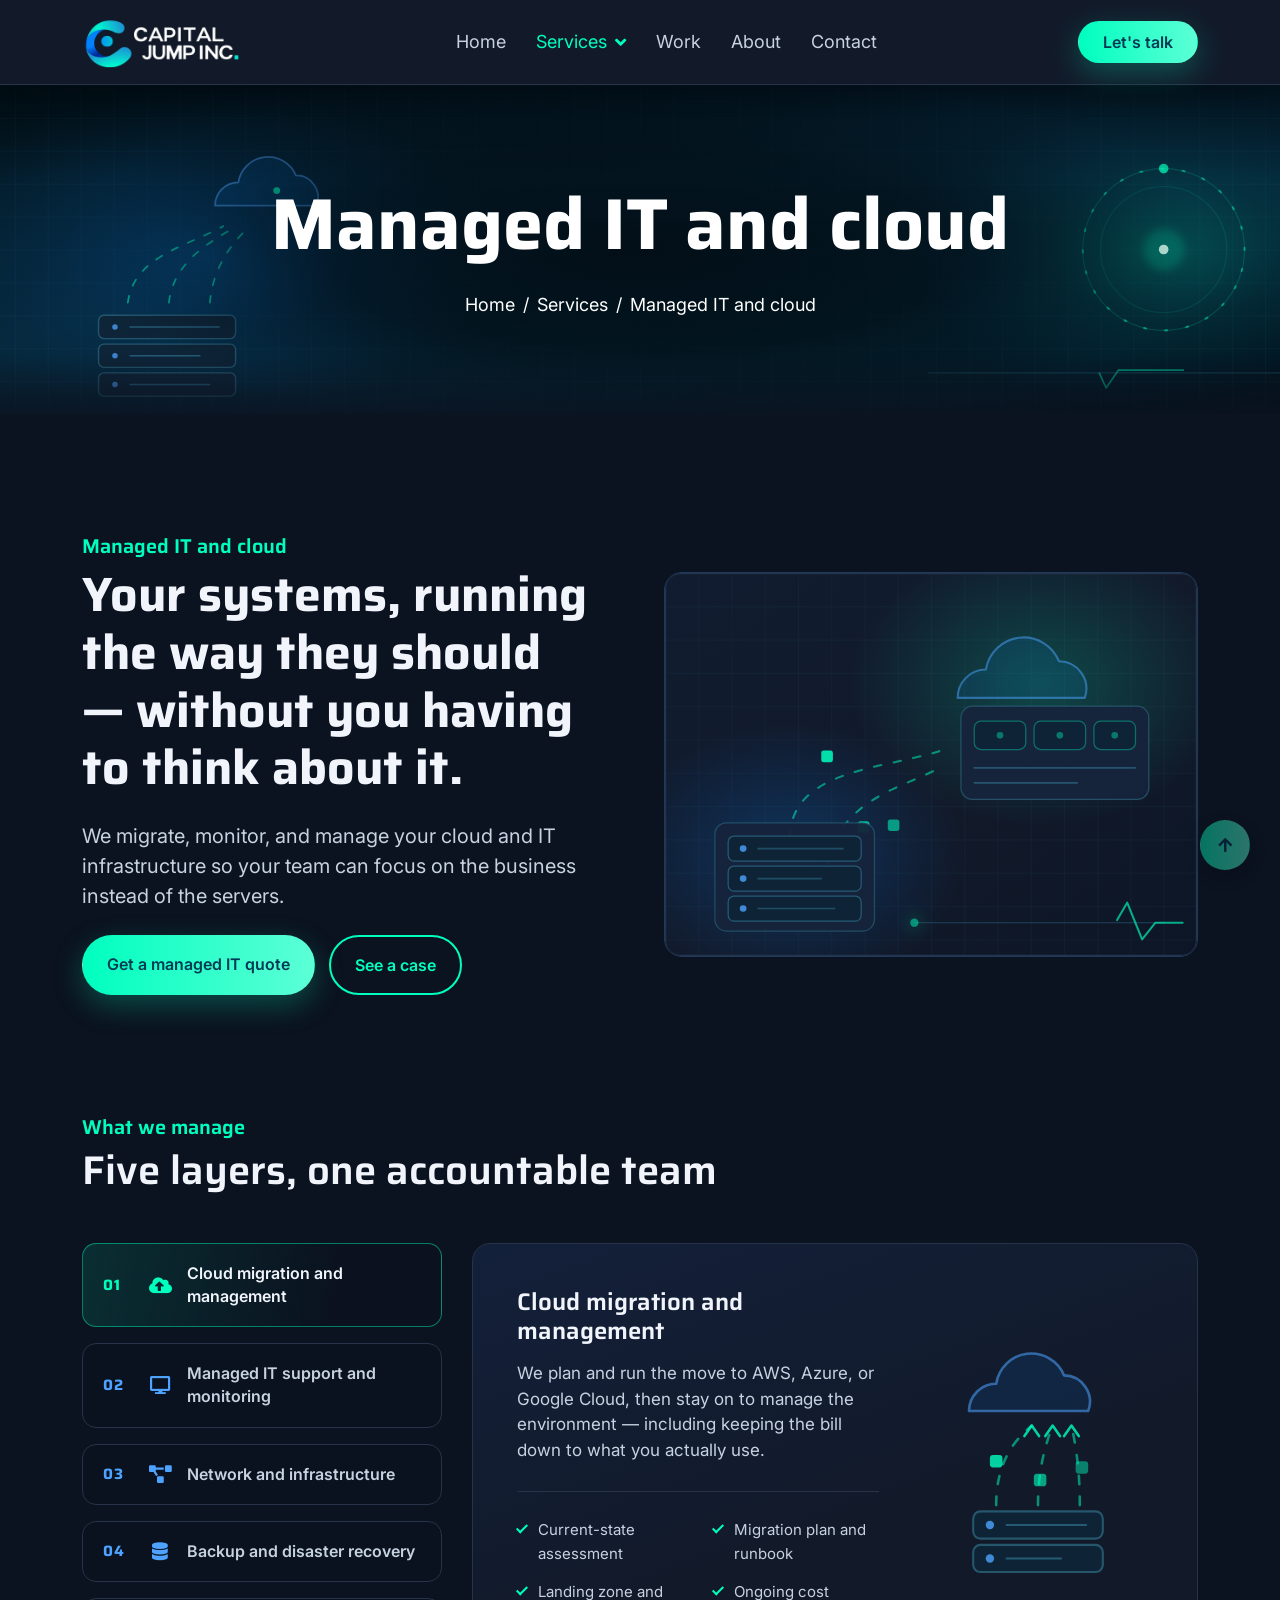
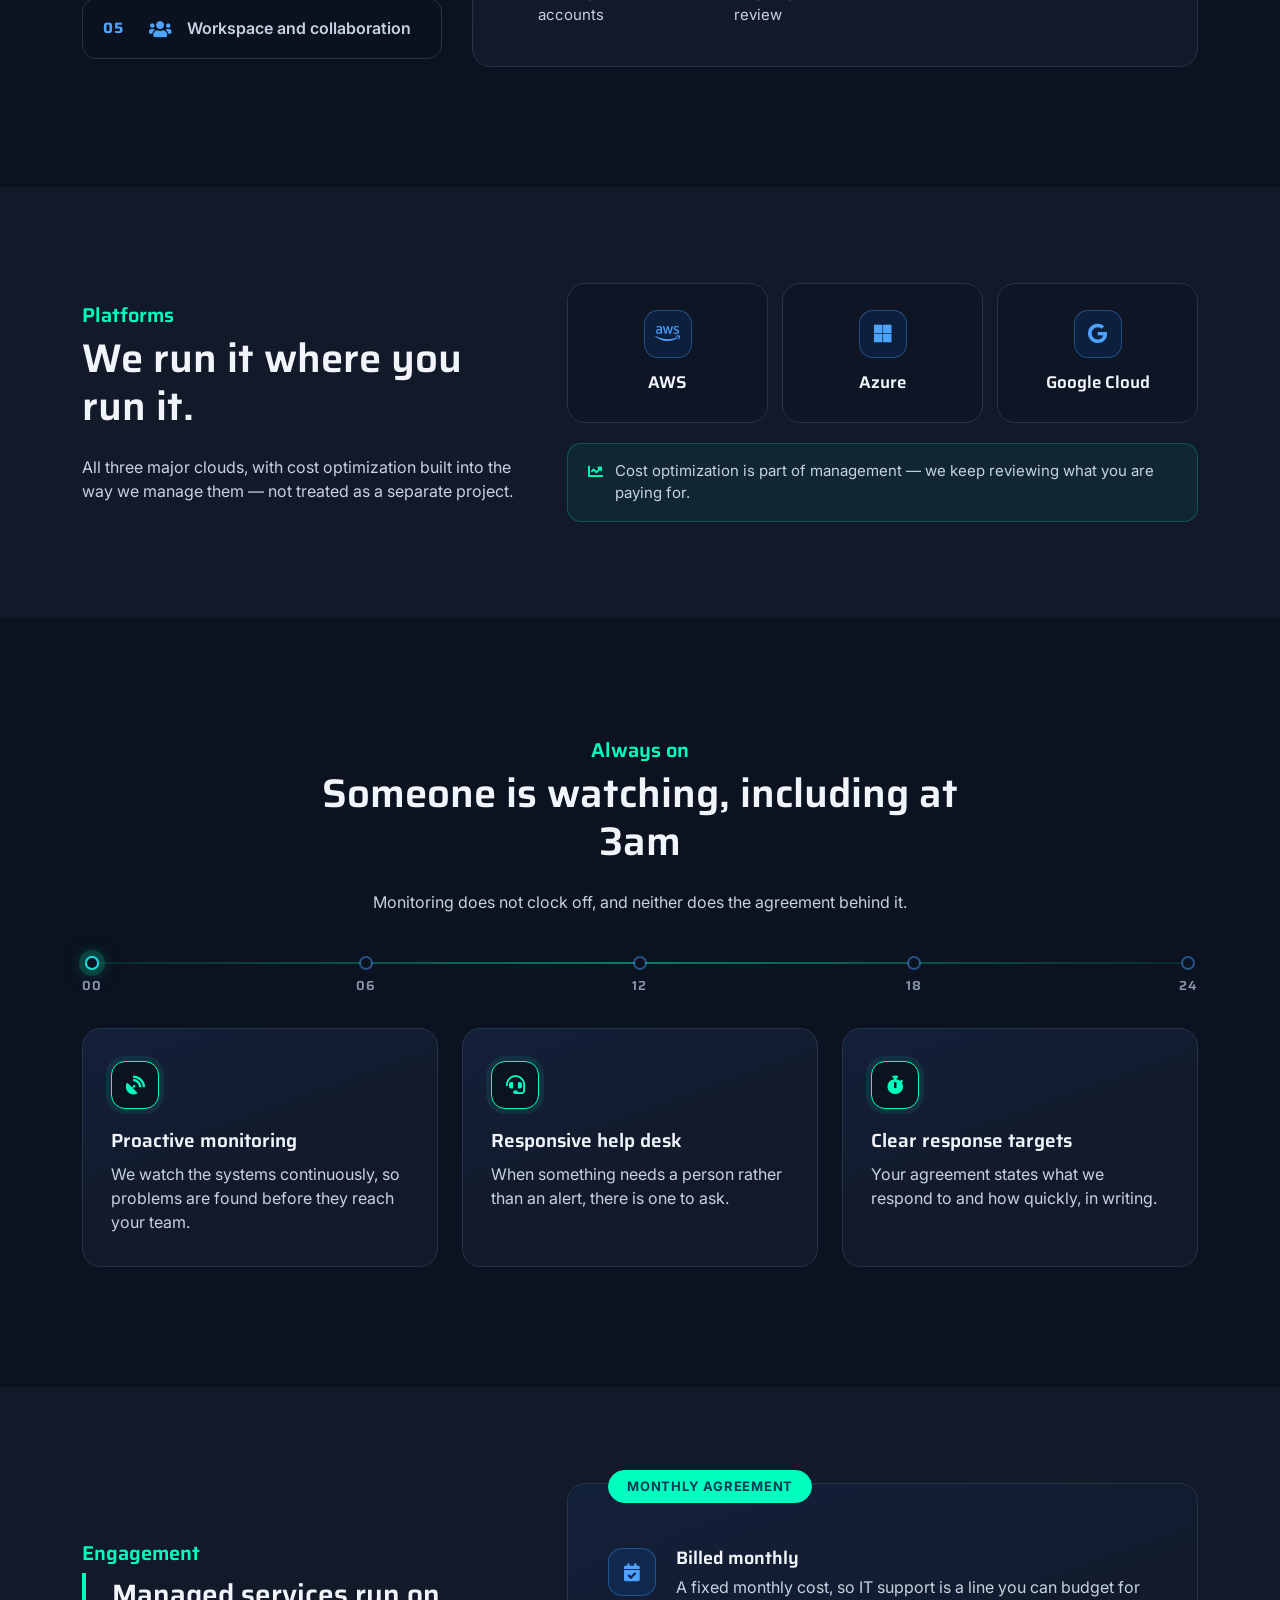
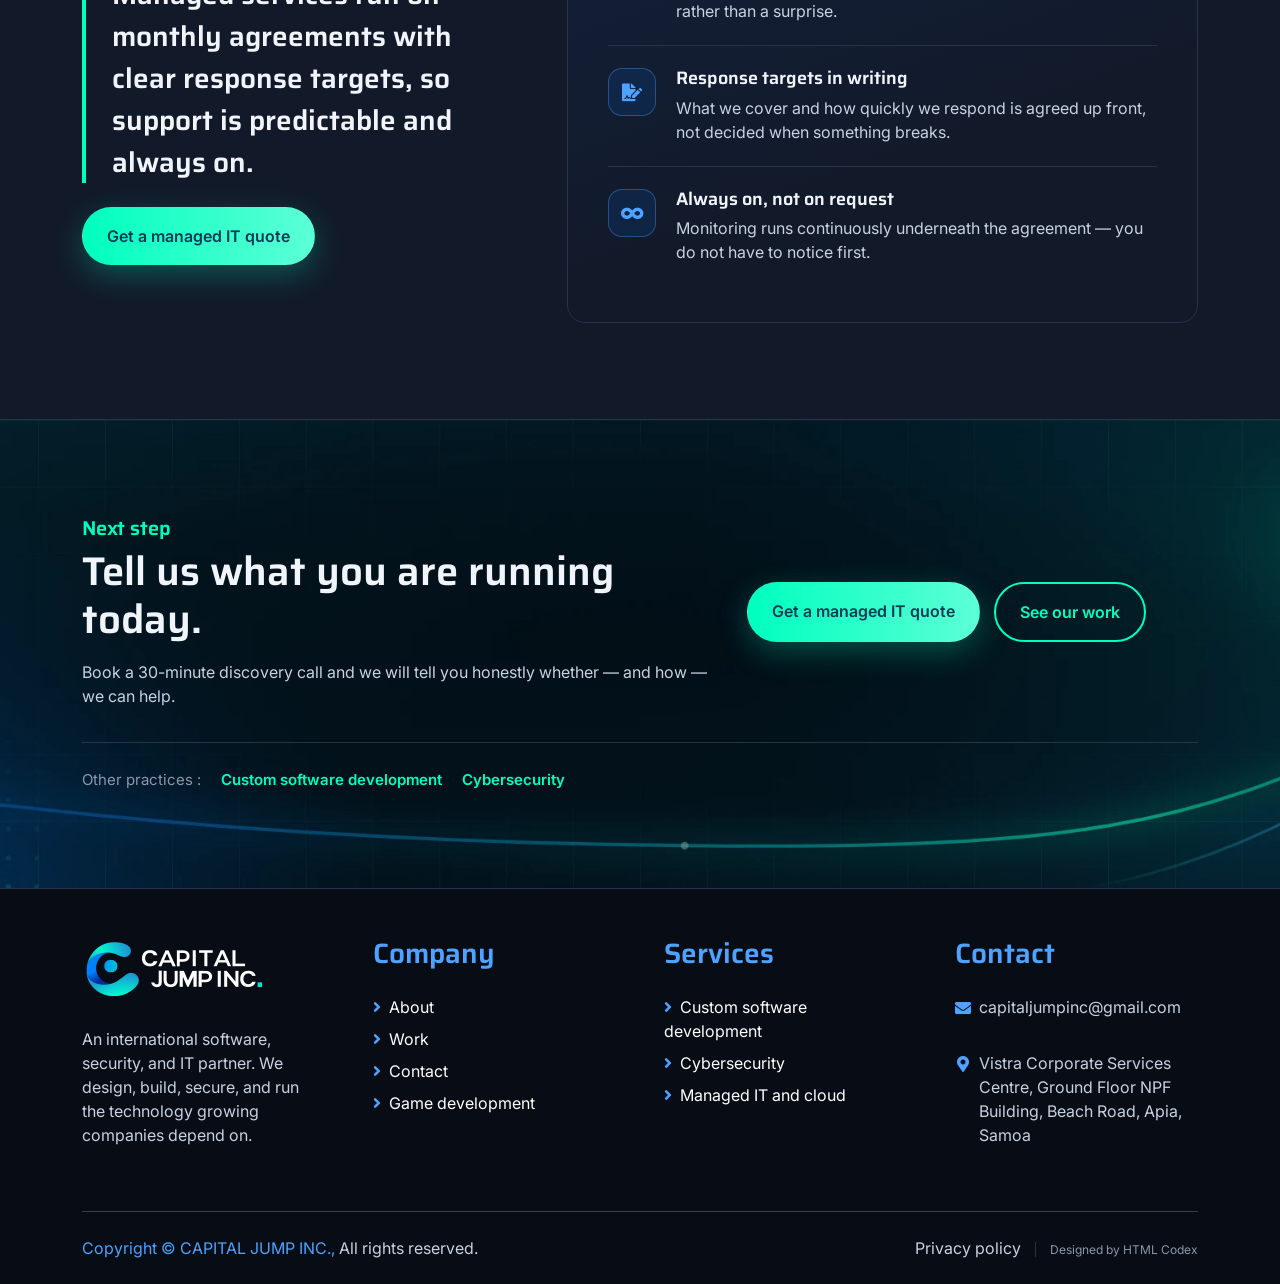
<file: service-managed-it.html>
<!DOCTYPE html>
<html lang="en">

    <head>
        <meta charset="utf-8">
        <!-- Google Analytics (GA4) — 評估 ID：G-ZM346VN1R1
             本機預覽（localhost / 127.0.0.1 / 直接開檔）不載入，避免測試流量混進正式資料。
             需要在本機驗證時，在網址後面加上 ?ga_test=1 即可暫時啟用。 -->
        <script>
            (function () {
                var host = location.hostname;
                var isLocal = host === 'localhost' || host === '127.0.0.1' || host === '' || host.indexOf('.local') > -1;
                var force = location.search.indexOf('ga_test=1') > -1;
                if (isLocal && !force) { return; }

                window.dataLayer = window.dataLayer || [];
                window.gtag = function () { window.dataLayer.push(arguments); };

                var s = document.createElement('script');
                s.async = true;
                s.src = 'https://www.googletagmanager.com/gtag/js?id=G-ZM346VN1R1';
                document.head.appendChild(s);

                gtag('js', new Date());
                gtag('config', 'G-ZM346VN1R1');
            })();
        </script>
        <title>Managed IT &amp; Cloud Services &mdash; AWS, Azure, GCP | CAPITAL JUMP</title>
        <!-- 版面：Hero（文左圖右）＋常駐狀態條 → 右側圓點導覽 → 服務切換面板（本頁特有）→ 平台橫條 → 24 小時軌道 → 月約面板 → CTA -->
        <meta content="width=device-width, initial-scale=1.0" name="viewport">
        <meta content="managed IT, cloud migration, AWS, Azure, Google Cloud, RMM, 24/7 monitoring, help desk, backup, disaster recovery, Microsoft 365, Google Workspace" name="keywords">
        <meta content="Cloud migration and management, 24/7 monitoring, backup and disaster recovery, and responsive IT support &mdash; keeping your systems fast and available." name="description">

        <link href="img/icon.png" rel="icon">

        <!-- Google Web Fonts -->
        <link rel="preconnect" href="https://fonts.googleapis.com">
        <link rel="preconnect" href="https://fonts.gstatic.com" crossorigin>
        <link href="https://fonts.googleapis.com/css2?family=Inter:wght@400;500;600&family=Saira:wght@500;600;700&display=swap" rel="stylesheet">

        <!-- Icon Font Stylesheet -->
        <link href="https://cdnjs.cloudflare.com/ajax/libs/font-awesome/5.10.0/css/all.min.css" rel="stylesheet">
        <link href="https://cdn.jsdelivr.net/npm/bootstrap-icons@1.4.1/font/bootstrap-icons.css" rel="stylesheet">

        <!-- Libraries Stylesheet -->
        <link href="lib/animate/animate.min.css" rel="stylesheet">

        <!-- Customized Bootstrap Stylesheet -->
        <link href="css/bootstrap.min.css" rel="stylesheet">

        <!-- Template Stylesheet -->
        <link href="css/style.css" rel="stylesheet">

        <!-- Dark Tech Theme Override (最後載入；移除本行即回復淺色) -->
        <link href="css/dark-theme.css" rel="stylesheet">
    </head>

    <body>
        <!-- Spinner Start -->
        <div id="spinner" class="show position-fixed translate-middle w-100 vh-100 top-50 start-50 d-flex align-items-center justify-content-center">
            <div class="spinner-grow text-primary" role="status"></div>
        </div>
        <!-- Spinner End -->

        <!-- Topbar Start -->
        <!-- 真實電話 / 社群帳號待補（[待填]）後再啟用本區塊 -->
        <!-- <div class="container-fluid bg-dark py-2 d-none d-md-flex">
            <div class="container">
                <div class="d-flex justify-content-between topbar">
                    <div class="top-info">
                        <small class="me-3 text-white-50"><a href="#"><i class="fas fa-map-marker-alt me-2 text-secondary"></i></a>[待填：Address]</small>
                        <small class="me-3 text-white-50"><a href="#"><i class="fas fa-envelope me-2 text-secondary"></i></a>[待填：Email]</small>
                    </div>
                    <div id="note" class="text-secondary d-none d-xl-flex"><small>Note : We reply to every enquiry within one business day</small></div>
                    <div class="top-link">
                        <a href="" class="bg-light nav-fill btn btn-sm-square rounded-circle"><i class="fab fa-linkedin-in text-primary"></i></a>
                    </div>
                </div>
            </div>
        </div> -->
        <!-- Topbar End -->

        <!-- Navbar Start -->
        <!-- sticky-top：捲動時導覽列固定在視窗上方 -->
        <div class="container-fluid bg-primary sticky-top">
            <div class="container">
                <nav class="navbar navbar-dark navbar-expand-lg py-1">
                    <a href="index.html" class="navbar-brand">
                        <img width="182" height="60" src="img/cj-logo.png" class="brand-logo" alt="CAPITAL JUMP">
                    </a>
                    <button type="button" class="navbar-toggler me-0" data-bs-toggle="collapse" data-bs-target="#navbarCollapse">
                        <span class="navbar-toggler-icon"></span>
                    </button>
                    <div class="collapse navbar-collapse bg-transparent" id="navbarCollapse">
                        <div class="navbar-nav ms-auto mx-xl-auto p-1">
                            <a href="index.html" class="nav-item nav-link">Home</a>
                            <div class="nav-item dropdown">
                                <a href="service.html" class="nav-link dropdown-toggle active" data-bs-toggle="dropdown">Services</a>
                                <div class="dropdown-menu bg-light m-0 rounded">
                                    <a href="service.html" class="dropdown-item">All services</a>
                                    <a href="service-software.html" class="dropdown-item">Custom software development</a>
                                    <a href="service-cybersecurity.html" class="dropdown-item">Cybersecurity</a>
                                    <a href="service-managed-it.html" class="dropdown-item active">Managed IT and cloud</a>
                                    <a href="game-development.html" class="dropdown-item">Game development</a>
                                </div>
                            </div>
                            <a href="work.html" class="nav-item nav-link">Work</a>
                            <a href="about.html" class="nav-item nav-link">About</a>
                            <a href="contact.html" class="nav-item nav-link">Contact</a>
                            <a href="contact.html" class="btn btn-secondary rounded-pill py-2 px-4 my-3 d-xl-none">Let's talk</a>
                        </div>
                    </div>
                    <div class="d-none d-xl-flex flex-shirink-0">
                        <a href="contact.html" class="btn btn-secondary rounded-pill py-2 px-4">Let's talk</a>
                    </div>
                </nav>
            </div>
        </div>
        <!-- Navbar End -->


        <!-- Page Header Start -->
        <div class="container-fluid page-header page-header-managed py-5">
            <div class="container text-center py-5">
                <h1 class="display-2 text-white mb-4 animated slideInDown">Managed IT and cloud</h1>
                <nav aria-label="breadcrumb">
                    <ol class="breadcrumb justify-content-center mb-0">
                        <li class="breadcrumb-item"><a href="index.html">Home</a></li>
                        <li class="breadcrumb-item"><a href="service.html">Services</a></li>
                        <li class="breadcrumb-item active" aria-current="page">Managed IT and cloud</li>
                    </ol>
                </nav>
            </div>
        </div>
        <!-- Page Header End -->


        <!-- Hero Start -->
        <!-- 文案「Hero」。文字左、插圖右。標題用 .mi-hero-title 控制斷行，避免最後一行只剩一個字 -->
        <div class="container-fluid pt-5 mt-4">
            <div class="container pt-5">
                <div class="row g-5 align-items-center">
                    <div class="col-lg-6 wow fadeIn" data-wow-delay=".1s">
                        <p class="h5 text-primary">Managed IT and cloud</p>
                        <h2 class="display-5 mb-4 svc-hero-title">Your systems, running the way they should &mdash; without you having to think about it.</h2>
                        <p class="fs-5 mb-4">We migrate, monitor, and manage your cloud and IT infrastructure so your team can focus on the business instead of the servers.</p>
                        <div class="work-cta-actions">
                            <a href="contact.html" class="btn btn-secondary rounded-pill px-4 py-3 text-white">Get a managed IT quote</a>
                            <a href="work.html#case-cloud" class="btn btn-ghost rounded-pill px-4 py-3">See a case</a>
                        </div>
                    </div>
                    <div class="col-lg-6 wow fadeIn" data-wow-delay=".2s">
                        <img width="640" height="460" src="img/managed-hero.svg" class="img-fluid mi-hero-art" alt="Illustration: servers on the left migrating up into a cloud platform on the right, with a monitoring pulse running along the bottom">
                    </div>
                </div>
            </div>
        </div>
        <!-- Hero End -->


        <!-- Section nav Start -->
        <!-- 頁內導覽：沿用服務子頁共通的右側圓點索引 -->
        <nav id="mi-sections" class="sw-dotnav" aria-label="Sections on this page">
            <a class="nav-link" href="#what-we-manage"><span class="sw-dot" aria-hidden="true"></span><span class="sw-dot-label">What we manage</span></a>
            <a class="nav-link" href="#platforms"><span class="sw-dot" aria-hidden="true"></span><span class="sw-dot-label">Platforms</span></a>
            <a class="nav-link" href="#always-on"><span class="sw-dot" aria-hidden="true"></span><span class="sw-dot-label">Always on</span></a>
            <a class="nav-link" href="#engagement"><span class="sw-dot" aria-hidden="true"></span><span class="sw-dot-label">Engagement</span></a>
        </nav>
        <!-- Section nav End -->


        <!-- What we manage Start -->
        <!-- 文案「Services」五項。本頁特有元件：左側切換軌、右側詳細面板。
             桌機＝點左側切換右側內容；手機（<992px）＝切換軌隱藏，五個面板直接依序展開。 -->
        <div class="container-fluid py-5 my-4" id="what-we-manage">
            <div class="container py-5">
                <div class="pb-5 wow fadeIn" data-wow-delay=".1s">
                    <p class="h5 text-primary">What we manage</p>
                    <h2 class="mb-0 h1">Five layers, one accountable team</h2>
                </div>

                <div class="mi-switch wow fadeIn" data-wow-delay=".1s">
                    <ul class="mi-rail" role="tablist" aria-label="What we manage">
                        <li role="presentation">
                            <button class="mi-rail-btn is-active" type="button" role="tab" id="mi-tab-1" aria-controls="mi-panel-1" aria-selected="true">
                                <span class="mi-rail-num">01</span>
                                <span class="mi-rail-icon"><i class="fas fa-cloud-upload-alt" aria-hidden="true"></i></span>
                                <span class="mi-rail-text">Cloud migration and management</span>
                            </button>
                        </li>
                        <li role="presentation">
                            <button class="mi-rail-btn" type="button" role="tab" id="mi-tab-2" aria-controls="mi-panel-2" aria-selected="false" tabindex="-1">
                                <span class="mi-rail-num">02</span>
                                <span class="mi-rail-icon"><i class="fas fa-desktop" aria-hidden="true"></i></span>
                                <span class="mi-rail-text">Managed IT support and monitoring</span>
                            </button>
                        </li>
                        <li role="presentation">
                            <button class="mi-rail-btn" type="button" role="tab" id="mi-tab-3" aria-controls="mi-panel-3" aria-selected="false" tabindex="-1">
                                <span class="mi-rail-num">03</span>
                                <span class="mi-rail-icon"><i class="fas fa-project-diagram" aria-hidden="true"></i></span>
                                <span class="mi-rail-text">Network and infrastructure</span>
                            </button>
                        </li>
                        <li role="presentation">
                            <button class="mi-rail-btn" type="button" role="tab" id="mi-tab-4" aria-controls="mi-panel-4" aria-selected="false" tabindex="-1">
                                <span class="mi-rail-num">04</span>
                                <span class="mi-rail-icon"><i class="fas fa-database" aria-hidden="true"></i></span>
                                <span class="mi-rail-text">Backup and disaster recovery</span>
                            </button>
                        </li>
                        <li role="presentation">
                            <button class="mi-rail-btn" type="button" role="tab" id="mi-tab-5" aria-controls="mi-panel-5" aria-selected="false" tabindex="-1">
                                <span class="mi-rail-num">05</span>
                                <span class="mi-rail-icon"><i class="fas fa-users" aria-hidden="true"></i></span>
                                <span class="mi-rail-text">Workspace and collaboration</span>
                            </button>
                        </li>
                    </ul>

                    <div class="mi-panels">
                        <article class="mi-panel is-active" id="mi-panel-1" role="tabpanel" aria-labelledby="mi-tab-1">
                            <div class="mi-panel-main">
                                <h3>Cloud migration and management</h3>
                                <p>We plan and run the move to AWS, Azure, or Google Cloud, then stay on to manage the environment &mdash; including keeping the bill down to what you actually use.</p>
                                <ul class="mi-panel-checks">
                                    <li>Current-state assessment</li>
                                    <li>Migration plan and runbook</li>
                                    <li>Landing zone and accounts</li>
                                    <li>Ongoing cost review</li>
                                </ul>
                            </div>
                            <div class="mi-panel-aside">
                                <img width="220" height="260" loading="lazy" src="img/svc-art-cloud.svg" class="mi-panel-art" alt="Illustration: server racks moving up into a cloud">
                            </div>
                        </article>

                        <article class="mi-panel" id="mi-panel-2" role="tabpanel" aria-labelledby="mi-tab-2">
                            <div class="mi-panel-main">
                                <h3>Managed IT support and monitoring</h3>
                                <p>Proactive monitoring (RMM) watches the systems so faults surface before your team runs into them &mdash; and when someone does need help, there is a responsive help desk to ask.</p>
                                <ul class="mi-panel-checks">
                                    <li>Server and endpoint monitoring</li>
                                    <li>Alerting and escalation</li>
                                    <li>Patching and updates</li>
                                    <li>Help desk for your team</li>
                                </ul>
                            </div>
                            <div class="mi-panel-aside">
                                <img width="220" height="260" loading="lazy" src="img/svc-art-rmm.svg" class="mi-panel-art" alt="Illustration: a monitoring screen with a pulse line and an alert, beside a support headset">
                            </div>
                        </article>

                        <article class="mi-panel" id="mi-panel-3" role="tabpanel" aria-labelledby="mi-tab-3">
                            <div class="mi-panel-main">
                                <h3>Network and infrastructure</h3>
                                <p>Architecture design, deployment, and performance tuning &mdash; so the network underneath your applications is something you can stop thinking about.</p>
                                <ul class="mi-panel-checks">
                                    <li>Network architecture design</li>
                                    <li>Deployment and configuration</li>
                                    <li>Performance tuning</li>
                                    <li>Capacity planning</li>
                                </ul>
                            </div>
                            <div class="mi-panel-aside">
                                <img width="220" height="260" loading="lazy" src="img/svc-art-network.svg" class="mi-panel-art" alt="Illustration: a network topology with a central hub connected to surrounding nodes">
                            </div>
                        </article>

                        <article class="mi-panel" id="mi-panel-4" role="tabpanel" aria-labelledby="mi-tab-4">
                            <div class="mi-panel-main">
                                <h3>Backup, disaster recovery and business continuity</h3>
                                <p>Backups that are actually restorable, a recovery plan that has been tried, and a continuity plan for the day something goes properly wrong.</p>
                                <ul class="mi-panel-checks">
                                    <li>Backup policy and scheduling</li>
                                    <li>Offsite and cloud copies</li>
                                    <li>Restore testing</li>
                                    <li>Recovery plan documentation</li>
                                </ul>
                            </div>
                            <div class="mi-panel-aside">
                                <img width="220" height="260" loading="lazy" src="img/svc-art-backup.svg" class="mi-panel-art" alt="Illustration: data copied to a second store with a restore arrow looping back, under a shield">
                            </div>
                        </article>

                        <article class="mi-panel" id="mi-panel-5" role="tabpanel" aria-labelledby="mi-tab-5">
                            <div class="mi-panel-main">
                                <h3>Workspace and collaboration</h3>
                                <p>Microsoft 365 and Google Workspace set up and administered properly &mdash; accounts, permissions, and the day-to-day admin nobody wants to own.</p>
                                <ul class="mi-panel-checks">
                                    <li>Microsoft 365 tenant setup</li>
                                    <li>Google Workspace setup</li>
                                    <li>Accounts and permissions</li>
                                    <li>Email and file migration</li>
                                </ul>
                            </div>
                            <div class="mi-panel-aside">
                                <img width="220" height="260" loading="lazy" src="img/svc-art-workspace.svg" class="mi-panel-art" alt="Illustration: a shared document window with three team members connected to it">
                            </div>
                        </article>
                    </div>
                </div>
            </div>
        </div>
        <!-- What we manage End -->


        <!-- Platforms Start -->
        <!-- 文案「Cloud migration & management — AWS, Azure, and Google Cloud, including cost optimization.」
             做成一條橫向平台軌，不用卡片格線，避免與服務總覽頁的三卡片重複 -->
        <div class="container-fluid bg-light py-5" id="platforms">
            <div class="container py-5">
                <div class="row g-5 align-items-center">
                    <div class="col-lg-5 wow fadeIn" data-wow-delay=".1s">
                        <p class="h5 text-primary">Platforms</p>
                        <h2 class="mb-4 h1">We run it where you run it.</h2>
                        <p class="mb-0">All three major clouds, with cost optimization built into the way we manage them &mdash; not treated as a separate project.</p>
                    </div>
                    <div class="col-lg-7 wow fadeIn" data-wow-delay=".2s">
                        <ul class="mi-platforms">
                            <li>
                                <span class="mi-platform-mark"><i class="fab fa-aws" aria-hidden="true"></i></span>
                                <span class="mi-platform-name">AWS</span>
                            </li>
                            <li>
                                <span class="mi-platform-mark"><i class="fab fa-microsoft" aria-hidden="true"></i></span>
                                <span class="mi-platform-name">Azure</span>
                            </li>
                            <li>
                                <span class="mi-platform-mark"><i class="fab fa-google" aria-hidden="true"></i></span>
                                <span class="mi-platform-name">Google Cloud</span>
                            </li>
                        </ul>
                        <p class="mi-platform-note mb-0">
                            <i class="fas fa-chart-line" aria-hidden="true"></i>
                            Cost optimization is part of management &mdash; we keep reviewing what you are paying for.
                        </p>
                    </div>
                </div>
            </div>
        </div>
        <!-- Platforms End -->


        <!-- Always on Start -->
        <!-- 文案「24/7 monitoring」「proactive monitoring and a responsive help desk」「clear response targets」。
             本頁第二個特有元件：一條 24 小時軌道，上面有持續移動的光點 -->
        <div class="container-fluid py-5 my-4" id="always-on">
            <div class="container py-5">
                <div class="text-center mx-auto pb-5 wow fadeIn" data-wow-delay=".1s" style="max-width: 680px;">
                    <p class="h5 text-primary">Always on</p>
                    <h2 class="mb-4 h1">Someone is watching, including at 3am</h2>
                    <p class="mb-0">Monitoring does not clock off, and neither does the agreement behind it.</p>
                </div>

                <div class="mi-clock wow fadeIn" data-wow-delay=".1s">
                    <div class="mi-clock-track" aria-hidden="true">
                        <span class="mi-clock-pulse"></span>
                        <span class="mi-clock-tick" style="left: 0%"><b>00</b></span>
                        <span class="mi-clock-tick" style="left: 25%"><b>06</b></span>
                        <span class="mi-clock-tick" style="left: 50%"><b>12</b></span>
                        <span class="mi-clock-tick" style="left: 75%"><b>18</b></span>
                        <span class="mi-clock-tick is-end" style="left: 100%"><b>24</b></span>
                    </div>

                    <ul class="mi-clock-points">
                        <li>
                            <span class="mi-clock-icon"><i class="fas fa-satellite-dish" aria-hidden="true"></i></span>
                            <h3 class="h4">Proactive monitoring</h3>
                            <p class="mb-0">We watch the systems continuously, so problems are found before they reach your team.</p>
                        </li>
                        <li>
                            <span class="mi-clock-icon"><i class="fas fa-headset" aria-hidden="true"></i></span>
                            <h3 class="h4">Responsive help desk</h3>
                            <p class="mb-0">When something needs a person rather than an alert, there is one to ask.</p>
                        </li>
                        <li>
                            <span class="mi-clock-icon"><i class="fas fa-stopwatch" aria-hidden="true"></i></span>
                            <h3 class="h4">Clear response targets</h3>
                            <p class="mb-0">Your agreement states what we respond to and how quickly, in writing.</p>
                        </li>
                    </ul>
                </div>
            </div>
        </div>
        <!-- Always on End -->


        <!-- Engagement Start -->
        <!-- 文案「Engagement」：按月合約、明確回應時效。做成一張「合約面板」，與資安頁的兩張對照卡區隔 -->
        <div class="container-fluid bg-light py-5" id="engagement">
            <div class="container py-5">
                <div class="row g-5 align-items-center">
                    <div class="col-lg-5 wow fadeIn" data-wow-delay=".1s">
                        <p class="h5 text-primary">Engagement</p>
                        <p class="mi-statement">Managed services run on monthly agreements with clear response targets, so support is predictable and always on.</p>
                        <a href="contact.html" class="btn btn-secondary rounded-pill px-4 py-3 text-white mt-4">Get a managed IT quote</a>
                    </div>
                    <div class="col-lg-7 wow fadeIn" data-wow-delay=".2s">
                        <div class="mi-agreement">
                            <span class="mi-agreement-tag">Monthly agreement</span>
                            <ul class="mi-agreement-list">
                                <li>
                                    <span class="mi-agreement-icon"><i class="fas fa-calendar-check" aria-hidden="true"></i></span>
                                    <div>
                                        <h4>Billed monthly</h4>
                                        <p class="mb-0">A fixed monthly cost, so IT support is a line you can budget for rather than a surprise.</p>
                                    </div>
                                </li>
                                <li>
                                    <span class="mi-agreement-icon"><i class="fas fa-file-signature" aria-hidden="true"></i></span>
                                    <div>
                                        <h4>Response targets in writing</h4>
                                        <p class="mb-0">What we cover and how quickly we respond is agreed up front, not decided when something breaks.</p>
                                    </div>
                                </li>
                                <li>
                                    <span class="mi-agreement-icon"><i class="fas fa-infinity" aria-hidden="true"></i></span>
                                    <div>
                                        <h4>Always on, not on request</h4>
                                        <p class="mb-0">Monitoring runs continuously underneath the agreement &mdash; you do not have to notice first.</p>
                                    </div>
                                </li>
                            </ul>
                        </div>
                    </div>
                </div>
            </div>
        </div>
        <!-- Engagement End -->


        <!-- Closing CTA Start -->
        <!-- 主要行動：Get a managed IT quote -->
        <div class="container-fluid cta-band py-5">
            <div class="container py-5 wow fadeIn" data-wow-delay=".1s">
                <div class="row g-4 align-items-center">
                    <div class="col-lg-7">
                        <p class="h5 text-primary">Next step</p>
                        <h2 class="mb-3 h1">Tell us what you are running today.</h2>
                        <p class="mb-0">Book a 30-minute discovery call and we will tell you honestly whether &mdash; and how &mdash; we can help.</p>
                    </div>
                    <div class="col-lg-5">
                        <div class="work-cta-actions">
                            <a href="contact.html" class="btn btn-secondary rounded-pill px-4 py-3 text-white">Get a managed IT quote</a>
                            <a href="work.html" class="btn btn-ghost rounded-pill px-4 py-3">See our work</a>
                        </div>
                    </div>
                </div>
                <p class="sw-other mb-0">Other practices :
                    <a href="service-software.html">Custom software development</a>
                    <a href="service-cybersecurity.html">Cybersecurity</a>
                </p>
            </div>
        </div>
        <!-- Closing CTA End -->

        <!-- Footer Start -->
         <div class="container-fluid footer bg-dark wow fadeIn" data-wow-delay=".1s">
            <div class="container pt-5 pb-4">
                <div class="row g-5">
                    <div class="col-lg-3 col-md-6">
                        <a href="index.html" class="d-inline-block">
                            <img width="182" height="60" loading="lazy" src="img/cj-logo.png" class="brand-logo" alt="CAPITAL JUMP">
                        </a>
                        <p class="mt-4 text-light">An international software, security, and IT partner. We design, build, secure, and run the technology growing companies depend on.</p>
                        <!-- 社群連結：待補真實帳號網址後啟用
                        <div class="d-flex hightech-link">
                            <a href="" class="btn-light nav-fill btn btn-square rounded-circle me-0"><i class="fab fa-linkedin-in text-primary"></i></a>
                        </div>
                        -->
                    </div>
                    <div class="col-lg-3 col-md-6">
                        <a href="about.html" class="h3 text-secondary">Company</a>
                        <div class="mt-4 d-flex flex-column short-link">
                            <a href="about.html" class="mb-2 text-white"><i class="fas fa-angle-right text-secondary me-2"></i>About</a>
                            <a href="work.html" class="mb-2 text-white"><i class="fas fa-angle-right text-secondary me-2"></i>Work</a>
                            <a href="contact.html" class="mb-2 text-white"><i class="fas fa-angle-right text-secondary me-2"></i>Contact</a>
                            <a href="game-development.html" class="mb-2 text-white"><i class="fas fa-angle-right text-secondary me-2"></i>Game development</a>
                        </div>
                    </div>
                    <div class="col-lg-3 col-md-6">
                        <a href="service.html" class="h3 text-secondary">Services</a>
                        <div class="mt-4 d-flex flex-column help-link">
                            <a href="service-software.html" class="mb-2 text-white"><i class="fas fa-angle-right text-secondary me-2"></i>Custom software development</a>
                            <a href="service-cybersecurity.html" class="mb-2 text-white"><i class="fas fa-angle-right text-secondary me-2"></i>Cybersecurity</a>
                            <a href="service-managed-it.html" class="mb-2 text-white"><i class="fas fa-angle-right text-secondary me-2"></i>Managed IT and cloud</a>
                        </div>
                    </div>
                    <div class="col-lg-3 col-md-6">
                        <a href="contact.html" class="h3 text-secondary">Contact</a>
                        <div class="text-white mt-4 d-flex flex-column contact-link">
                            <span class="pb-3 text-light border-primary"><i class="fas fa-envelope text-secondary me-2"></i><a href="mailto:capitaljumpinc@gmail.com" class="text-light">capitaljumpinc@gmail.com</a></span>
                            <!-- <span class="py-3 text-light border-bottom border-primary"><i class="fas fa-phone-alt text-secondary me-2"></i> [待填：Phone]</span> -->
                            <span class="py-3 text-light border-primary"><i class="fas fa-map-marker-alt text-secondary me-2"></i> Vistra Corporate Services Centre, Ground Floor NPF Building, Beach Road, Apia, Samoa</span>
                            <!-- <span class="py-3 text-light"><i class="fas fa-clock text-secondary me-2"></i> 09:00 - 18:00</span> -->
                        </div>
                    </div>
                </div>
                <hr class="text-light mt-5 mb-4">
                <div class="row g-3 align-items-center">
                    <div class="col-md-6 text-center text-md-start">
                        <span class="text-light"><span class="text-secondary">Copyright © CAPITAL JUMP INC.,</span> All rights reserved.</span>
                    </div>
                    <div class="col-md-6 text-center text-md-end">
                        <span class="text-light"><a href="privacy.html" class="footer-legal">Privacy policy</a></span><span class="footer-credit">Designed by <a href="https://htmlcodex.com" class="footer-legal" target="_blank" rel="noopener noreferrer">HTML Codex</a></span>
                    </div>
                </div>
            </div>
        </div>
        <!-- Footer End -->


        <!-- Back to Top -->
        <a href="#" class="btn btn-secondary btn-square rounded-circle back-to-top"><i class="fa fa-arrow-up text-white"></i></a>


        <!-- JavaScript Libraries -->
        <script src="https://ajax.googleapis.com/ajax/libs/jquery/3.6.4/jquery.min.js"></script>
        <script src="https://cdn.jsdelivr.net/npm/bootstrap@5.0.0/dist/js/bootstrap.bundle.min.js"></script>
        <script src="lib/wow/wow.min.js"></script>
        <script src="lib/easing/easing.min.js"></script>

        <!-- Template Javascript -->
        <script src="js/main.js"></script>
    </body>

</html>
</file>
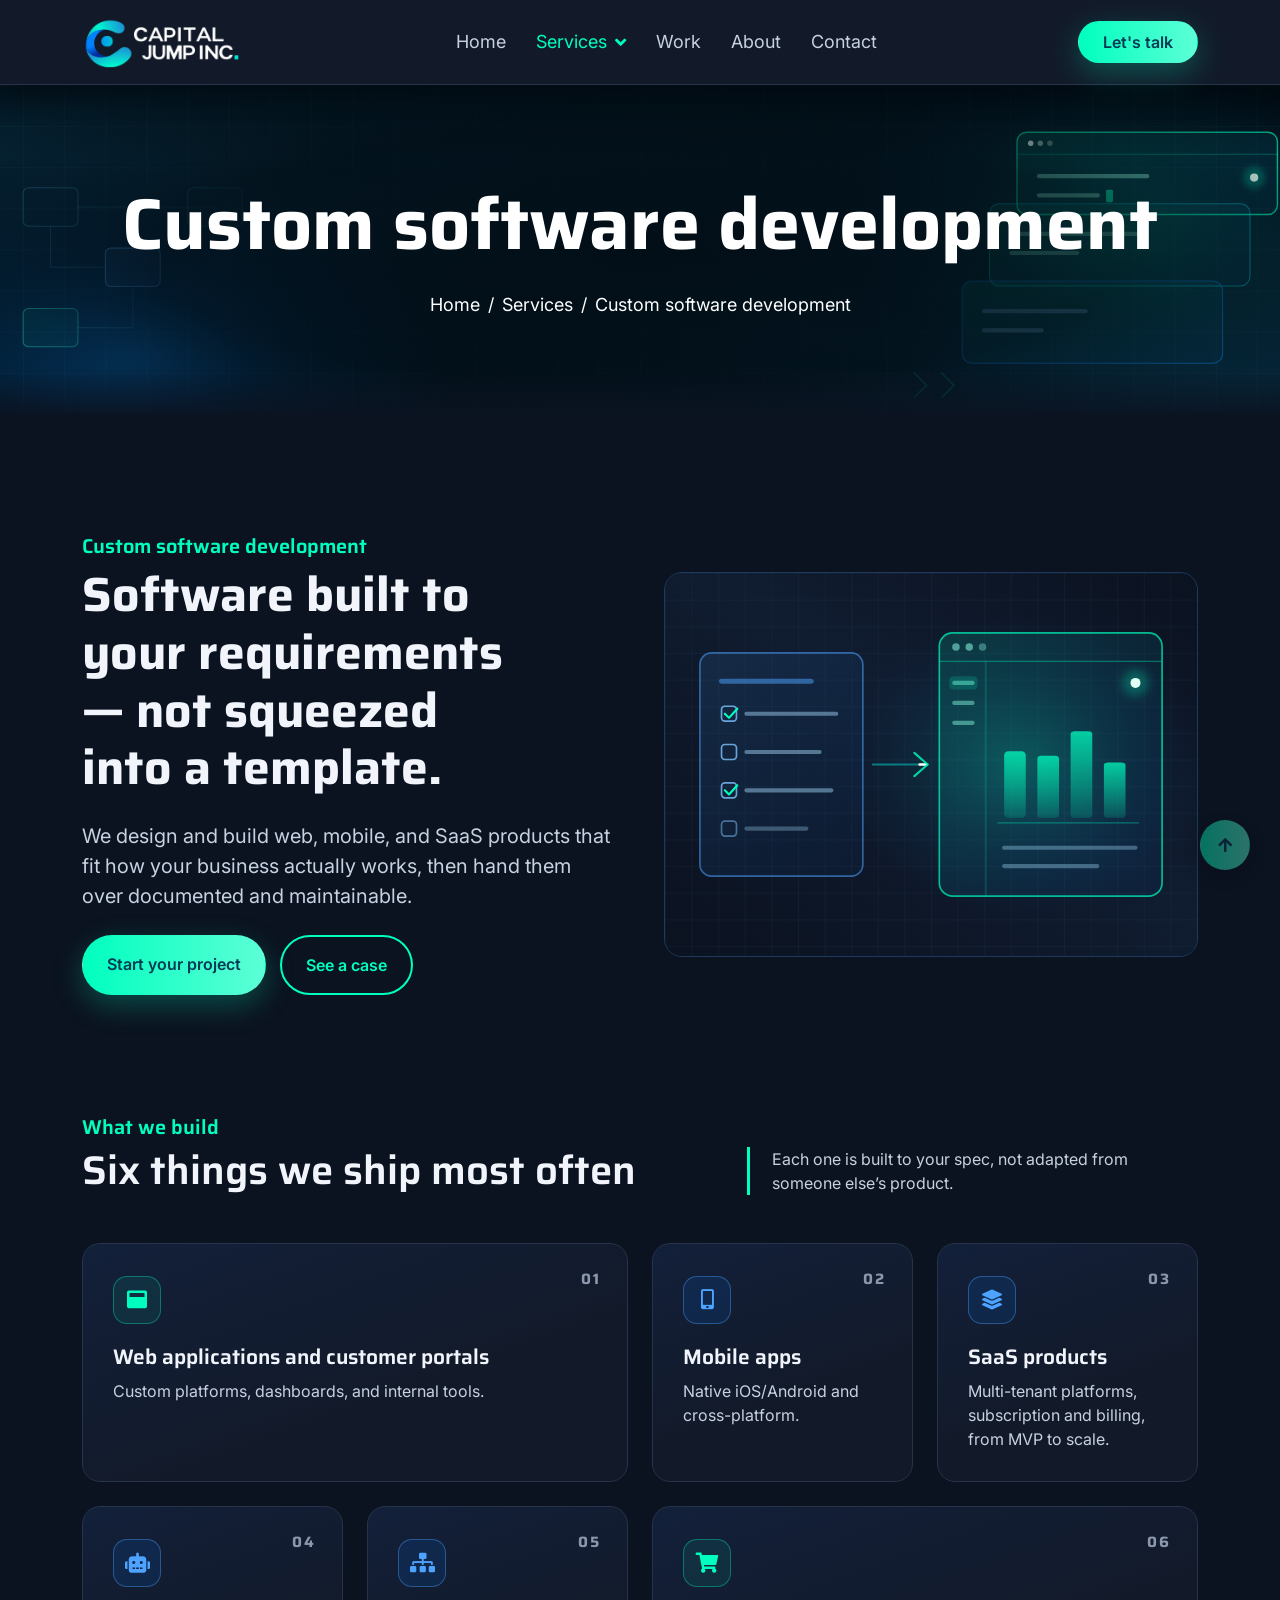
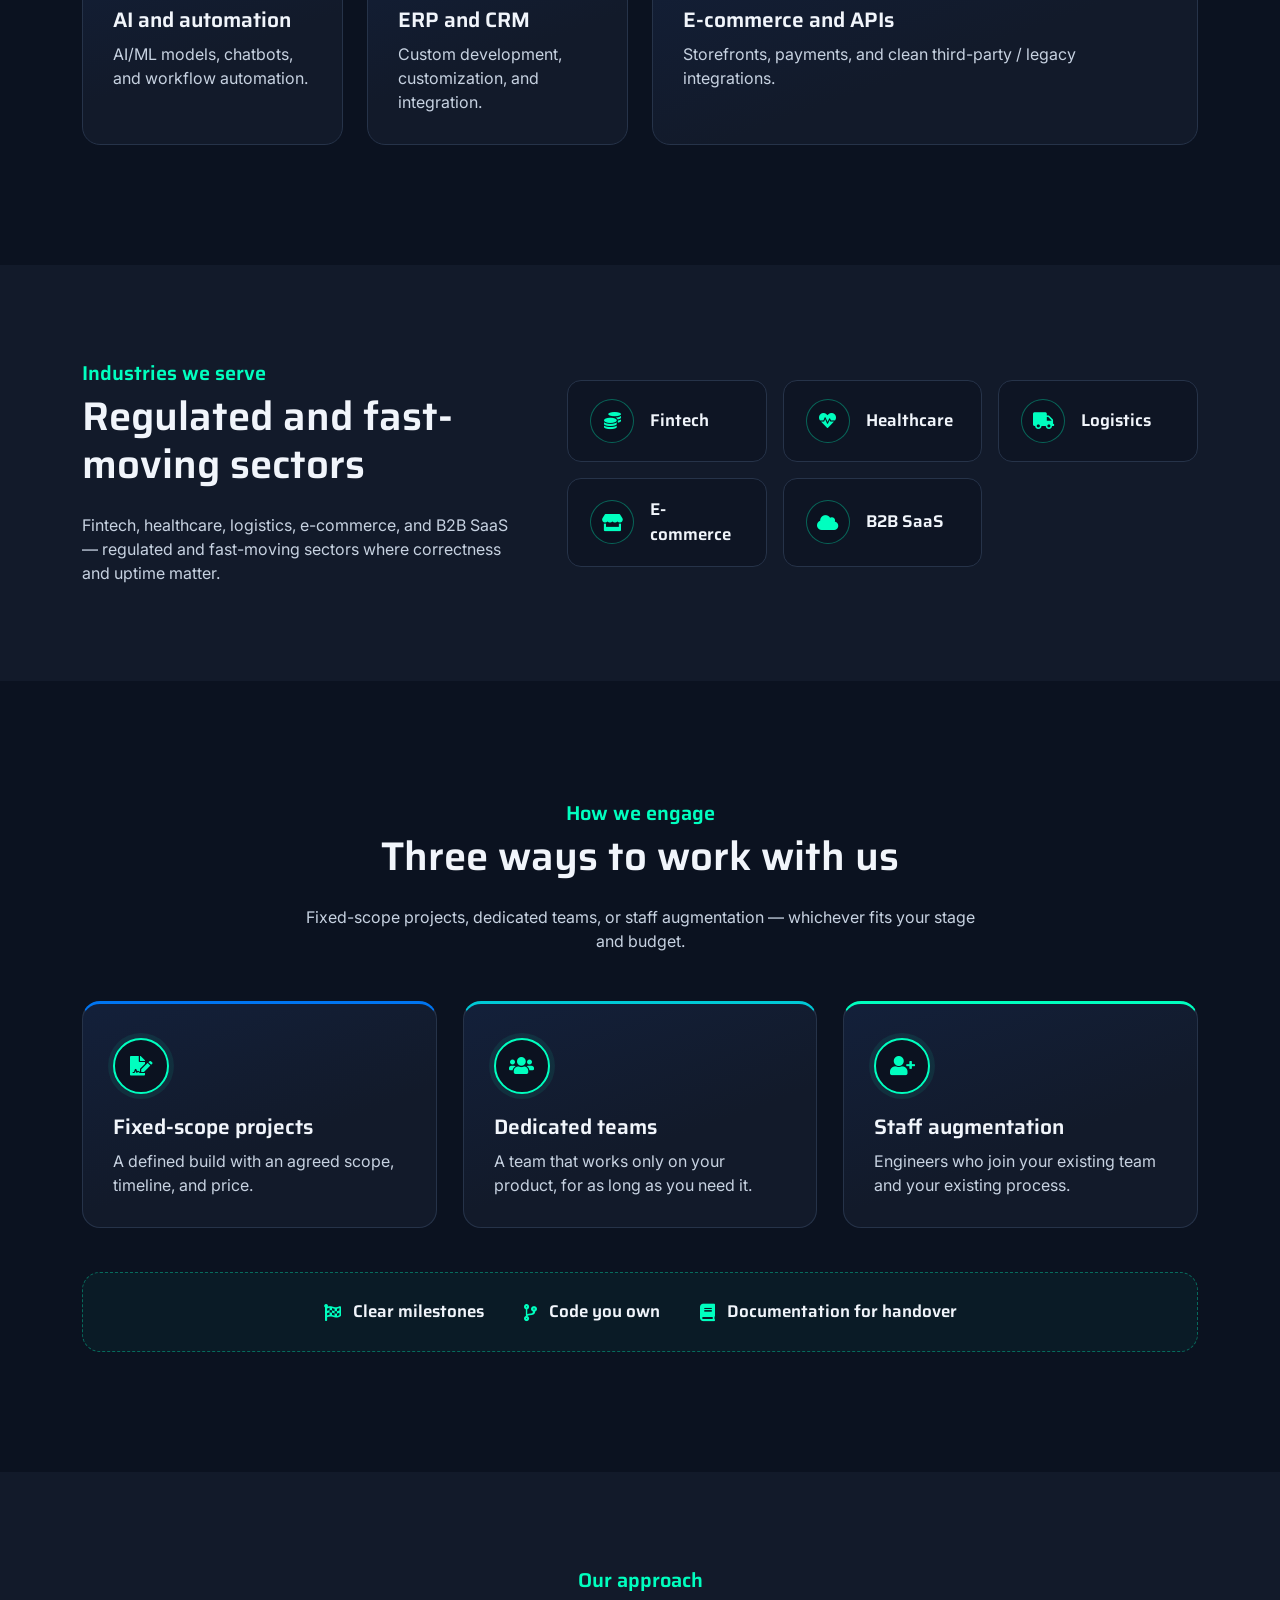
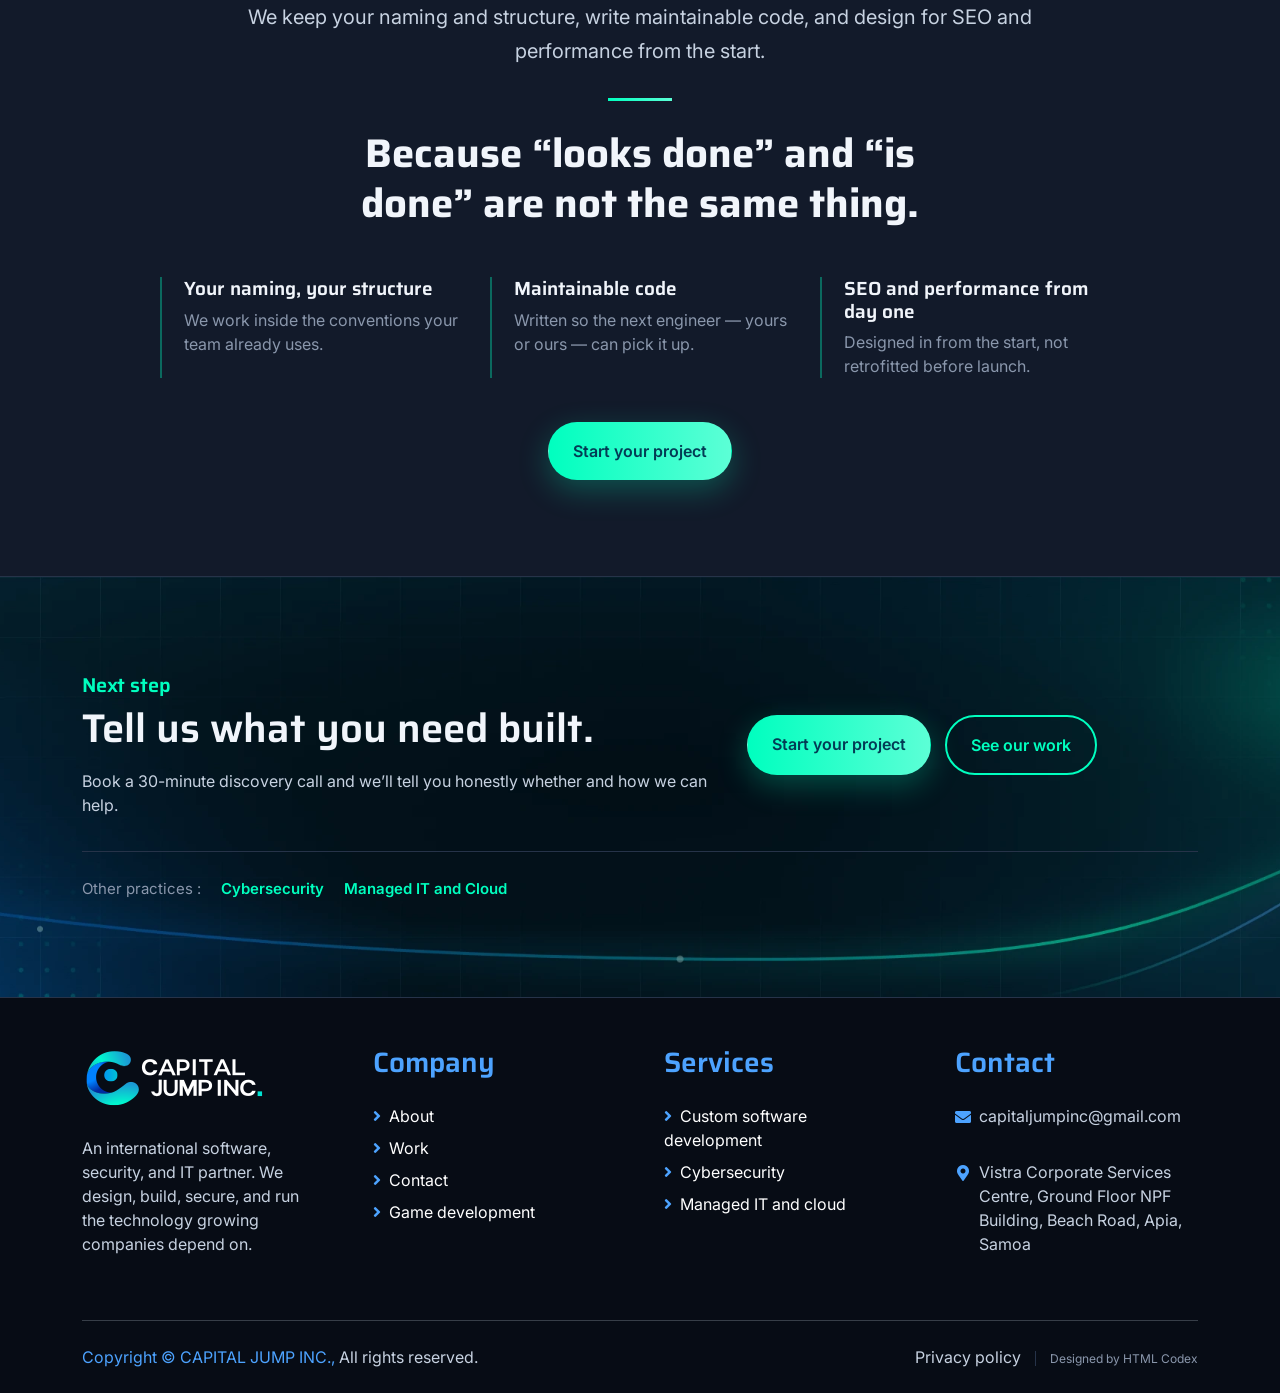
<file: service-software.html>
<!DOCTYPE html>
<html lang="en">

    <head>
        <meta charset="utf-8">
        <!-- Google Analytics (GA4) — 評估 ID：G-ZM346VN1R1
             本機預覽（localhost / 127.0.0.1 / 直接開檔）不載入，避免測試流量混進正式資料。
             需要在本機驗證時，在網址後面加上 ?ga_test=1 即可暫時啟用。 -->
        <script>
            (function () {
                var host = location.hostname;
                var isLocal = host === 'localhost' || host === '127.0.0.1' || host === '' || host.indexOf('.local') > -1;
                var force = location.search.indexOf('ga_test=1') > -1;
                if (isLocal && !force) { return; }

                window.dataLayer = window.dataLayer || [];
                window.gtag = function () { window.dataLayer.push(arguments); };

                var s = document.createElement('script');
                s.async = true;
                s.src = 'https://www.googletagmanager.com/gtag/js?id=G-ZM346VN1R1';
                document.head.appendChild(s);

                gtag('js', new Date());
                gtag('config', 'G-ZM346VN1R1');
            })();
        </script>
        <title>Custom software development &mdash; Web, Mobile, SaaS &amp; AI | CAPITAL JUMP</title>
        <!-- 版面：Hero＋插圖 → 頁內導覽 → What we build 錯落格線 → 產業 → 三種合作方式 → 做法引言 → CTA -->
        <meta content="width=device-width, initial-scale=1.0" name="viewport">
        <meta content="custom software development, web application development, mobile app development, SaaS development, AI automation, ERP CRM integration" name="keywords">
        <meta content="Custom web, mobile, and SaaS development, plus AI/ML, ERP/CRM, and e-commerce. From MVP to enterprise platform &mdash; built to spec and documented for the long run." name="description">

        <link href="img/icon.png" rel="icon">

        <!-- Google Web Fonts -->
        <link rel="preconnect" href="https://fonts.googleapis.com">
        <link rel="preconnect" href="https://fonts.gstatic.com" crossorigin>
        <link href="https://fonts.googleapis.com/css2?family=Inter:wght@400;500;600&family=Saira:wght@500;600;700&display=swap" rel="stylesheet">

        <!-- Icon Font Stylesheet -->
        <link href="https://cdnjs.cloudflare.com/ajax/libs/font-awesome/5.10.0/css/all.min.css" rel="stylesheet">
        <link href="https://cdn.jsdelivr.net/npm/bootstrap-icons@1.4.1/font/bootstrap-icons.css" rel="stylesheet">

        <!-- Libraries Stylesheet -->
        <link href="lib/animate/animate.min.css" rel="stylesheet">

        <!-- Customized Bootstrap Stylesheet -->
        <link href="css/bootstrap.min.css" rel="stylesheet">

        <!-- Template Stylesheet -->
        <link href="css/style.css" rel="stylesheet">

        <!-- Dark Tech Theme Override (最後載入；移除本行即回復淺色) -->
        <link href="css/dark-theme.css" rel="stylesheet">
    </head>

    <body>
        <!-- Spinner Start -->
        <div id="spinner" class="show position-fixed translate-middle w-100 vh-100 top-50 start-50 d-flex align-items-center justify-content-center">
            <div class="spinner-grow text-primary" role="status"></div>
        </div>
        <!-- Spinner End -->

        <!-- Topbar Start -->
        <!-- 真實電話 / 社群帳號待補（[待填]）後再啟用本區塊 -->
        <!-- <div class="container-fluid bg-dark py-2 d-none d-md-flex">
            <div class="container">
                <div class="d-flex justify-content-between topbar">
                    <div class="top-info">
                        <small class="me-3 text-white-50"><a href="#"><i class="fas fa-map-marker-alt me-2 text-secondary"></i></a>[待填：Address]</small>
                        <small class="me-3 text-white-50"><a href="#"><i class="fas fa-envelope me-2 text-secondary"></i></a>[待填：Email]</small>
                    </div>
                    <div id="note" class="text-secondary d-none d-xl-flex"><small>Note : We reply to every enquiry within one business day</small></div>
                    <div class="top-link">
                        <a href="" class="bg-light nav-fill btn btn-sm-square rounded-circle"><i class="fab fa-linkedin-in text-primary"></i></a>
                    </div>
                </div>
            </div>
        </div> -->
        <!-- Topbar End -->

        <!-- Navbar Start -->
        <!-- sticky-top：捲動時導覽列固定在視窗上方 -->
        <div class="container-fluid bg-primary sticky-top">
            <div class="container">
                <nav class="navbar navbar-dark navbar-expand-lg py-1">
                    <a href="index.html" class="navbar-brand">
                        <img width="182" height="60" src="img/cj-logo.png" class="brand-logo" alt="CAPITAL JUMP">
                    </a>
                    <button type="button" class="navbar-toggler me-0" data-bs-toggle="collapse" data-bs-target="#navbarCollapse">
                        <span class="navbar-toggler-icon"></span>
                    </button>
                    <div class="collapse navbar-collapse bg-transparent" id="navbarCollapse">
                        <div class="navbar-nav ms-auto mx-xl-auto p-1">
                            <a href="index.html" class="nav-item nav-link">Home</a>
                            <div class="nav-item dropdown">
                                <a href="service.html" class="nav-link dropdown-toggle active" data-bs-toggle="dropdown">Services</a>
                                <div class="dropdown-menu bg-light m-0 rounded">
                                    <a href="service.html" class="dropdown-item">All services</a>
                                    <a href="service-software.html" class="dropdown-item active">Custom software development</a>
                                    <a href="service-cybersecurity.html" class="dropdown-item">Cybersecurity</a>
                                    <a href="service-managed-it.html" class="dropdown-item">Managed IT and cloud</a>
                                    <a href="game-development.html" class="dropdown-item">Game development</a>
                                </div>
                            </div>
                            <a href="work.html" class="nav-item nav-link">Work</a>
                            <a href="about.html" class="nav-item nav-link">About</a>
                            <a href="contact.html" class="nav-item nav-link">Contact</a>
                            <a href="contact.html" class="btn btn-secondary rounded-pill py-2 px-4 my-3 d-xl-none">Let's talk</a>
                        </div>
                    </div>
                    <div class="d-none d-xl-flex flex-shirink-0">
                        <a href="contact.html" class="btn btn-secondary rounded-pill py-2 px-4">Let's talk</a>
                    </div>
                </nav>
            </div>
        </div>
        <!-- Navbar End -->


        <!-- Page Header Start -->
        <div class="container-fluid page-header page-header-software py-5">
            <div class="container text-center py-5">
                <h1 class="display-2 text-white mb-4 animated slideInDown">Custom software development</h1>
                <nav aria-label="breadcrumb">
                    <ol class="breadcrumb justify-content-center mb-0">
                        <li class="breadcrumb-item"><a href="index.html">Home</a></li>
                        <li class="breadcrumb-item"><a href="service.html">Services</a></li>
                        <li class="breadcrumb-item active" aria-current="page">Custom software development</li>
                    </ol>
                </nav>
            </div>
        </div>
        <!-- Page Header End -->


        <!-- Hero Start -->
        <!-- 文案「Hero」。左：標題、說明、主要行動；右：規格書轉成可運作產品的插圖 -->
        <div class="container-fluid pt-5 mt-4">
            <div class="container pt-5">
                <div class="row g-5 align-items-center">
                    <div class="col-lg-6 wow fadeIn" data-wow-delay=".1s">
                        <p class="h5 text-primary">Custom software development</p>
                        <h2 class="display-5 mb-4 svc-hero-title">Software built to your requirements &mdash; not squeezed into a template.</h2>
                        <p class="fs-5 mb-4">We design and build web, mobile, and SaaS products that fit how your business actually works, then hand them over documented and maintainable.</p>
                        <div class="work-cta-actions">
                            <a href="contact.html" class="btn btn-secondary rounded-pill px-4 py-3 text-white">Start your project</a>
                            <a href="work.html#case-software" class="btn btn-ghost rounded-pill px-4 py-3">See a case</a>
                        </div>
                    </div>
                    <div class="col-lg-6 wow fadeIn" data-wow-delay=".2s">
                        <img width="640" height="460" src="img/software-hero.svg" class="img-fluid sw-hero-art" alt="Illustration: a requirements sheet on the left turning into a running application window on the right">
                    </div>
                </div>
            </div>
        </div>
        <!-- Hero End -->
        <!-- Section nav Start -->
        <!-- 頁內導覽（選項 C）：固定在畫面右側的圓點索引，捲動時標示所在段落；
             滑過或目前段落才顯示標題。窄螢幕（<992px）隱藏。 -->
        <nav id="sw-sections" class="sw-dotnav" aria-label="Sections on this page">
            <a class="nav-link" href="#what-we-build"><span class="sw-dot" aria-hidden="true"></span><span class="sw-dot-label">What we build</span></a>
            <a class="nav-link" href="#industries"><span class="sw-dot" aria-hidden="true"></span><span class="sw-dot-label">Industries we serve</span></a>
            <a class="nav-link" href="#how-we-engage"><span class="sw-dot" aria-hidden="true"></span><span class="sw-dot-label">How we engage</span></a>
            <a class="nav-link" href="#approach"><span class="sw-dot" aria-hidden="true"></span><span class="sw-dot-label">Our approach</span></a>
        </nav>
        <!-- Section nav End -->


        <!-- What we build Start -->
        <!-- 文案「What we build」六項。第一項與最後一項橫跨兩欄，排出錯落的節奏 -->
        <div class="container-fluid py-5 my-4" id="what-we-build">
            <div class="container py-5">
                <div class="row g-4 align-items-end pb-5">
                    <div class="col-lg-7 wow fadeIn" data-wow-delay=".1s">
                        <p class="h5 text-primary">What we build</p>
                        <h2 class="mb-0 h1">Six things we ship most often</h2>
                    </div>
                    <div class="col-lg-5 wow fadeIn" data-wow-delay=".2s">
                        <p class="mb-0 sw-section-lead">Each one is built to your spec, not adapted from someone else&rsquo;s product.</p>
                    </div>
                </div>

                <ol class="sw-build wow fadeIn" data-wow-delay=".1s">
                    <li class="sw-build-wide">
                        <span class="sw-build-num" aria-hidden="true">01</span>
                        <span class="sw-build-icon"><i class="fas fa-window-maximize" aria-hidden="true"></i></span>
                        <h3>Web applications and customer portals</h3>
                        <p class="mb-0">Custom platforms, dashboards, and internal tools.</p>
                    </li>
                    <li>
                        <span class="sw-build-num" aria-hidden="true">02</span>
                        <span class="sw-build-icon"><i class="fas fa-mobile-alt" aria-hidden="true"></i></span>
                        <h3>Mobile apps</h3>
                        <p class="mb-0">Native iOS/Android and cross-platform.</p>
                    </li>
                    <li>
                        <span class="sw-build-num" aria-hidden="true">03</span>
                        <span class="sw-build-icon"><i class="fas fa-layer-group" aria-hidden="true"></i></span>
                        <h3>SaaS products</h3>
                        <p class="mb-0">Multi-tenant platforms, subscription and billing, from MVP to scale.</p>
                    </li>
                    <li>
                        <span class="sw-build-num" aria-hidden="true">04</span>
                        <span class="sw-build-icon"><i class="fas fa-robot" aria-hidden="true"></i></span>
                        <h3>AI and automation</h3>
                        <p class="mb-0">AI/ML models, chatbots, and workflow automation.</p>
                    </li>
                    <li>
                        <span class="sw-build-num" aria-hidden="true">05</span>
                        <span class="sw-build-icon"><i class="fas fa-sitemap" aria-hidden="true"></i></span>
                        <h3>ERP and CRM</h3>
                        <p class="mb-0">Custom development, customization, and integration.</p>
                    </li>
                    <li class="sw-build-wide">
                        <span class="sw-build-num" aria-hidden="true">06</span>
                        <span class="sw-build-icon"><i class="fas fa-shopping-cart" aria-hidden="true"></i></span>
                        <h3>E-commerce and APIs</h3>
                        <p class="mb-0">Storefronts, payments, and clean third-party / legacy integrations.</p>
                    </li>
                </ol>
            </div>
        </div>
        <!-- What we build End -->


        <!-- Industries Start -->
        <!-- 文案「Industries we serve」。左說明、右五個產業 -->
        <div class="container-fluid bg-light py-5" id="industries">
            <div class="container py-5">
                <div class="row g-5 align-items-center">
                    <div class="col-lg-5 wow fadeIn" data-wow-delay=".1s">
                        <p class="h5 text-primary">Industries we serve</p>
                        <h2 class="mb-4 h1">Regulated and fast-moving sectors</h2>
                        <p class="mb-0">Fintech, healthcare, logistics, e-commerce, and B2B SaaS &mdash; regulated and fast-moving sectors where correctness and uptime matter.</p>
                    </div>
                    <div class="col-lg-7 wow fadeIn" data-wow-delay=".2s">
                        <ul class="sw-industries">
                            <li>
                                <span class="sw-industry-icon"><i class="fas fa-coins" aria-hidden="true"></i></span>
                                Fintech
                            </li>
                            <li>
                                <span class="sw-industry-icon"><i class="fas fa-heartbeat" aria-hidden="true"></i></span>
                                Healthcare
                            </li>
                            <li>
                                <span class="sw-industry-icon"><i class="fas fa-truck" aria-hidden="true"></i></span>
                                Logistics
                            </li>
                            <li>
                                <span class="sw-industry-icon"><i class="fas fa-store" aria-hidden="true"></i></span>
                                E-commerce
                            </li>
                            <li>
                                <span class="sw-industry-icon"><i class="fas fa-cloud" aria-hidden="true"></i></span>
                                B2B SaaS
                            </li>
                        </ul>
                    </div>
                </div>
            </div>
        </div>
        <!-- Industries End -->


        <!-- How we engage Start -->
        <!-- 文案「How we engage」。三種合作方式＋三項不變的承諾 -->
        <div class="container-fluid py-5 my-4" id="how-we-engage">
            <div class="container py-5">
                <div class="text-center mx-auto pb-5 wow fadeIn" data-wow-delay=".1s" style="max-width: 680px;">
                    <p class="h5 text-primary">How we engage</p>
                    <h2 class="mb-4 h1">Three ways to work with us</h2>
                    <p class="mb-0">Fixed-scope projects, dedicated teams, or staff augmentation &mdash; whichever fits your stage and budget.</p>
                </div>

                <div class="sw-engage wow fadeIn" data-wow-delay=".1s">
                    <article>
                        <span class="sw-engage-icon"><i class="fas fa-file-signature" aria-hidden="true"></i></span>
                        <h3>Fixed-scope projects</h3>
                        <p class="mb-0">A defined build with an agreed scope, timeline, and price.</p>
                    </article>
                    <article>
                        <span class="sw-engage-icon"><i class="fas fa-users" aria-hidden="true"></i></span>
                        <h3>Dedicated teams</h3>
                        <p class="mb-0">A team that works only on your product, for as long as you need it.</p>
                    </article>
                    <article>
                        <span class="sw-engage-icon"><i class="fas fa-user-plus" aria-hidden="true"></i></span>
                        <h3>Staff augmentation</h3>
                        <p class="mb-0">Engineers who join your existing team and your existing process.</p>
                    </article>
                </div>

                <!-- 文案：Clear milestones, code you own, documentation for handover -->
                <ul class="sw-promise wow fadeIn" data-wow-delay=".2s">
                    <li><i class="fas fa-flag-checkered" aria-hidden="true"></i>Clear milestones</li>
                    <li><i class="fas fa-code-branch" aria-hidden="true"></i>Code you own</li>
                    <li><i class="fas fa-book" aria-hidden="true"></i>Documentation for handover</li>
                </ul>
            </div>
        </div>
        <!-- How we engage End -->


        <!-- Our approach Start -->
        <!-- 文案「Our approach」。整段用引言式排版，把最後那句話放大 -->
        <div class="container-fluid bg-light py-5" id="approach">
            <div class="container py-5">
                <div class="sw-approach wow fadeIn" data-wow-delay=".1s">
                    <h4 class="h5 text-primary">Our approach</h4>
                    <p class="sw-approach-lead">We keep your naming and structure, write maintainable code, and design for SEO and performance from the start.</p>
                    <blockquote class="sw-approach-quote">
                        Because &ldquo;looks done&rdquo; and &ldquo;is done&rdquo; are not the same thing.
                    </blockquote>
                    <div class="sw-approach-points">
                        <div>
                            <h4>Your naming, your structure</h4>
                            <p class="mb-0">We work inside the conventions your team already uses.</p>
                        </div>
                        <div>
                            <h4>Maintainable code</h4>
                            <p class="mb-0">Written so the next engineer &mdash; yours or ours &mdash; can pick it up.</p>
                        </div>
                        <div>
                            <h4>SEO and performance from day one</h4>
                            <p class="mb-0">Designed in from the start, not retrofitted before launch.</p>
                        </div>
                    </div>
                    <a href="contact.html" class="btn btn-secondary rounded-pill px-4 py-3 text-white">Start your project</a>
                </div>
            </div>
        </div>
        <!-- Our approach End -->


        <!-- Closing CTA Start -->
        <!-- 主要行動：Start your project；另附兩個專業的連結 -->
        <div class="container-fluid cta-band py-5">
            <div class="container py-5 wow fadeIn" data-wow-delay=".1s">
                <div class="row g-4 align-items-center">
                    <div class="col-lg-7">
                        <p class="h5 text-primary">Next step</p>
                        <h2 class="mb-3 h1">Tell us what you need built.</h2>
                        <p class="mb-0">Book a 30-minute discovery call and we&rsquo;ll tell you honestly whether and how we can help.</p>
                    </div>
                    <div class="col-lg-5">
                        <div class="work-cta-actions">
                            <a href="contact.html" class="btn btn-secondary rounded-pill px-4 py-3 text-white">Start your project</a>
                            <a href="work.html" class="btn btn-ghost rounded-pill px-4 py-3">See our work</a>
                        </div>
                    </div>
                </div>
                <p class="sw-other mb-0">Other practices :
                    <a href="service-cybersecurity.html">Cybersecurity</a>
                    <a href="service-managed-it.html">Managed IT and Cloud</a>
                </p>
            </div>
        </div>
        <!-- Closing CTA End -->

        <!-- Footer Start -->
         <div class="container-fluid footer bg-dark wow fadeIn" data-wow-delay=".1s">
            <div class="container pt-5 pb-4">
                <div class="row g-5">
                    <div class="col-lg-3 col-md-6">
                        <a href="index.html" class="d-inline-block">
                            <img width="182" height="60" loading="lazy" src="img/cj-logo.png" class="brand-logo" alt="CAPITAL JUMP">
                        </a>
                        <p class="mt-4 text-light">An international software, security, and IT partner. We design, build, secure, and run the technology growing companies depend on.</p>
                        <!-- 社群連結：待補真實帳號網址後啟用
                        <div class="d-flex hightech-link">
                            <a href="" class="btn-light nav-fill btn btn-square rounded-circle me-0"><i class="fab fa-linkedin-in text-primary"></i></a>
                        </div>
                        -->
                    </div>
                    <div class="col-lg-3 col-md-6">
                        <a href="about.html" class="h3 text-secondary">Company</a>
                        <div class="mt-4 d-flex flex-column short-link">
                            <a href="about.html" class="mb-2 text-white"><i class="fas fa-angle-right text-secondary me-2"></i>About</a>
                            <a href="work.html" class="mb-2 text-white"><i class="fas fa-angle-right text-secondary me-2"></i>Work</a>
                            <a href="contact.html" class="mb-2 text-white"><i class="fas fa-angle-right text-secondary me-2"></i>Contact</a>
                            <a href="game-development.html" class="mb-2 text-white"><i class="fas fa-angle-right text-secondary me-2"></i>Game development</a>
                        </div>
                    </div>
                    <div class="col-lg-3 col-md-6">
                        <a href="service.html" class="h3 text-secondary">Services</a>
                        <div class="mt-4 d-flex flex-column help-link">
                            <a href="service-software.html" class="mb-2 text-white"><i class="fas fa-angle-right text-secondary me-2"></i>Custom software development</a>
                            <a href="service-cybersecurity.html" class="mb-2 text-white"><i class="fas fa-angle-right text-secondary me-2"></i>Cybersecurity</a>
                            <a href="service-managed-it.html" class="mb-2 text-white"><i class="fas fa-angle-right text-secondary me-2"></i>Managed IT and cloud</a>
                        </div>
                    </div>
                    <div class="col-lg-3 col-md-6">
                        <a href="contact.html" class="h3 text-secondary">Contact</a>
                        <div class="text-white mt-4 d-flex flex-column contact-link">
                            <span class="pb-3 text-light border-primary"><i class="fas fa-envelope text-secondary me-2"></i><a href="mailto:capitaljumpinc@gmail.com" class="text-light">capitaljumpinc@gmail.com</a></span>
                            <!-- <span class="py-3 text-light border-bottom border-primary"><i class="fas fa-phone-alt text-secondary me-2"></i> [待填：Phone]</span> -->
                            <span class="py-3 text-light border-primary"><i class="fas fa-map-marker-alt text-secondary me-2"></i> Vistra Corporate Services Centre, Ground Floor NPF Building, Beach Road, Apia, Samoa</span>
                            <!-- <span class="py-3 text-light"><i class="fas fa-clock text-secondary me-2"></i> 09:00 - 18:00</span> -->
                        </div>
                    </div>
                </div>
                <hr class="text-light mt-5 mb-4">
                <div class="row g-3 align-items-center">
                    <div class="col-md-6 text-center text-md-start">
                        <span class="text-light"><span class="text-secondary">Copyright © CAPITAL JUMP INC.,</span> All rights reserved.</span>
                    </div>
                    <div class="col-md-6 text-center text-md-end">
                        <span class="text-light"><a href="privacy.html" class="footer-legal">Privacy policy</a></span><span class="footer-credit">Designed by <a href="https://htmlcodex.com" class="footer-legal" target="_blank" rel="noopener noreferrer">HTML Codex</a></span>
                    </div>
                </div>
            </div>
        </div>
        <!-- Footer End -->


        <!-- Back to Top -->
        <a href="#" class="btn btn-secondary btn-square rounded-circle back-to-top"><i class="fa fa-arrow-up text-white"></i></a>


        <!-- JavaScript Libraries -->
        <script src="https://ajax.googleapis.com/ajax/libs/jquery/3.6.4/jquery.min.js"></script>
        <script src="https://cdn.jsdelivr.net/npm/bootstrap@5.0.0/dist/js/bootstrap.bundle.min.js"></script>
        <script src="lib/wow/wow.min.js"></script>
        <script src="lib/easing/easing.min.js"></script>

        <!-- Template Javascript -->
        <script src="js/main.js"></script>
    </body>

</html>
</file>
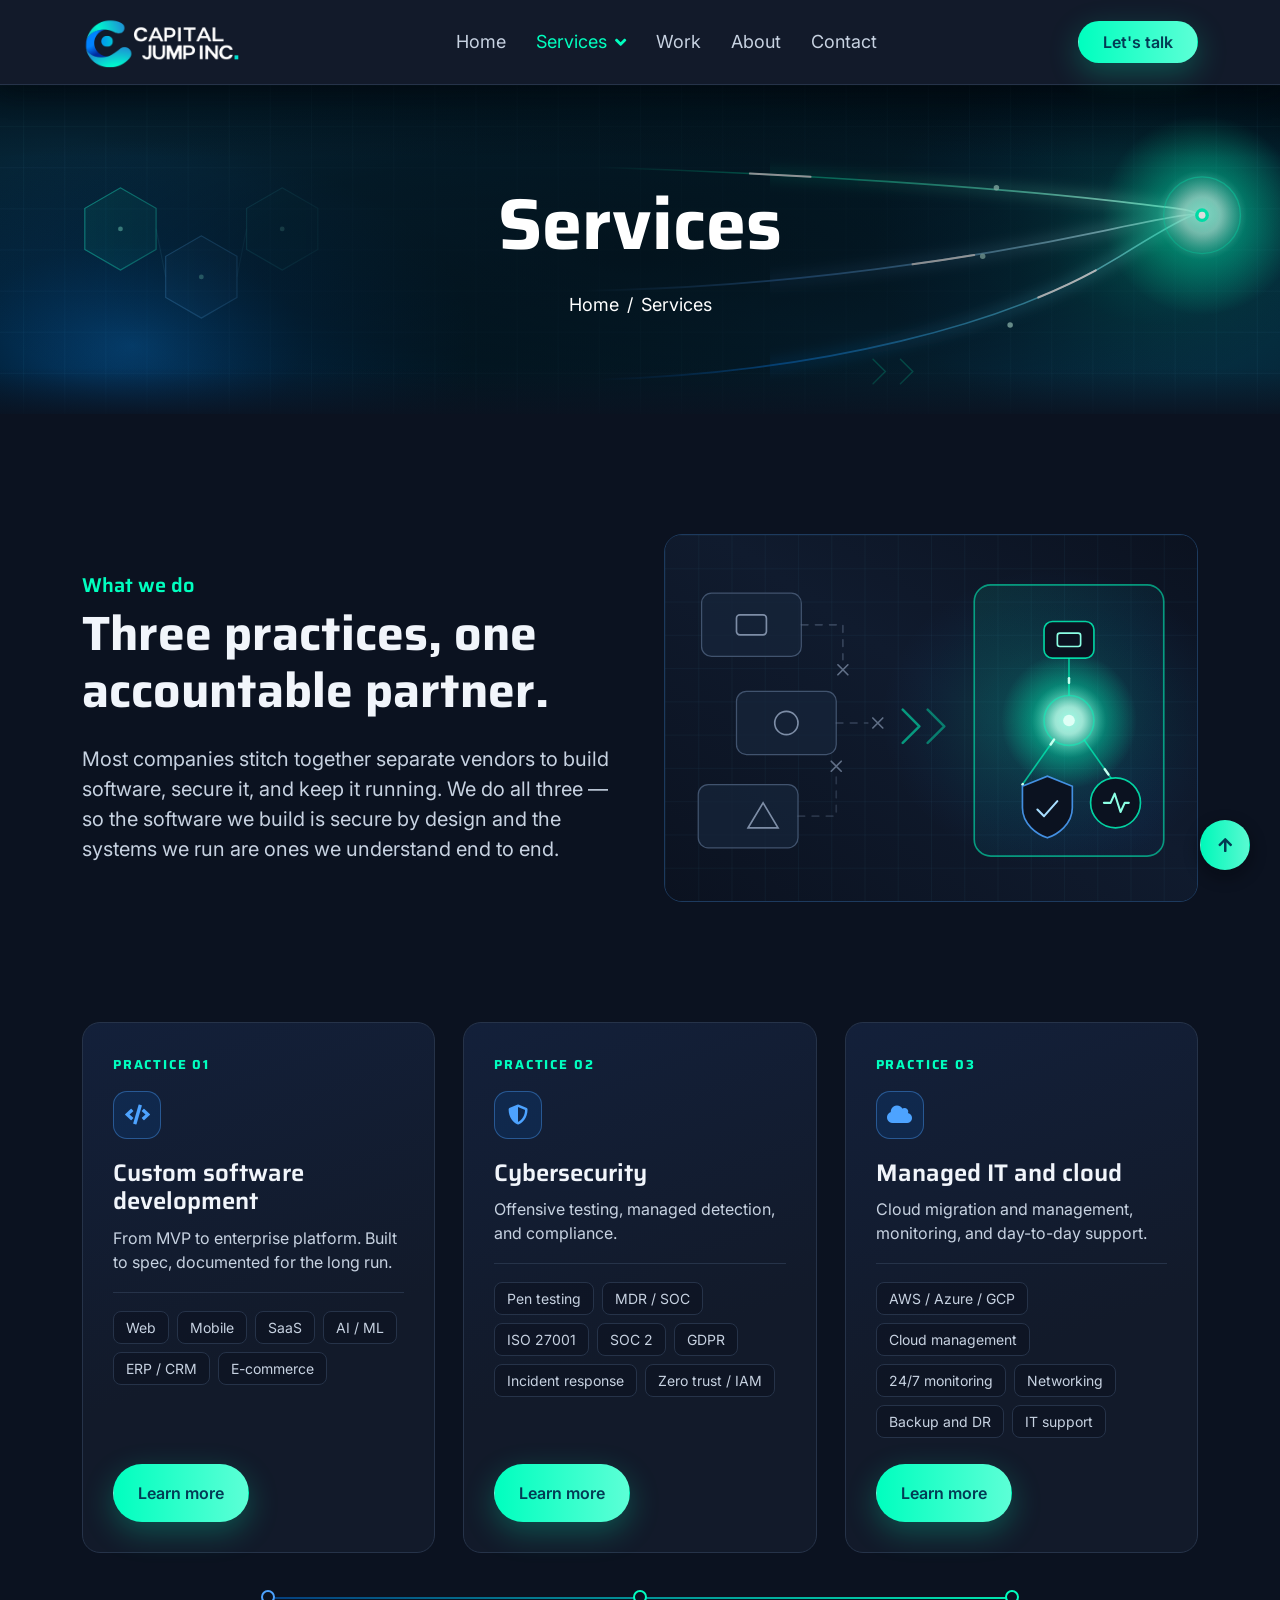
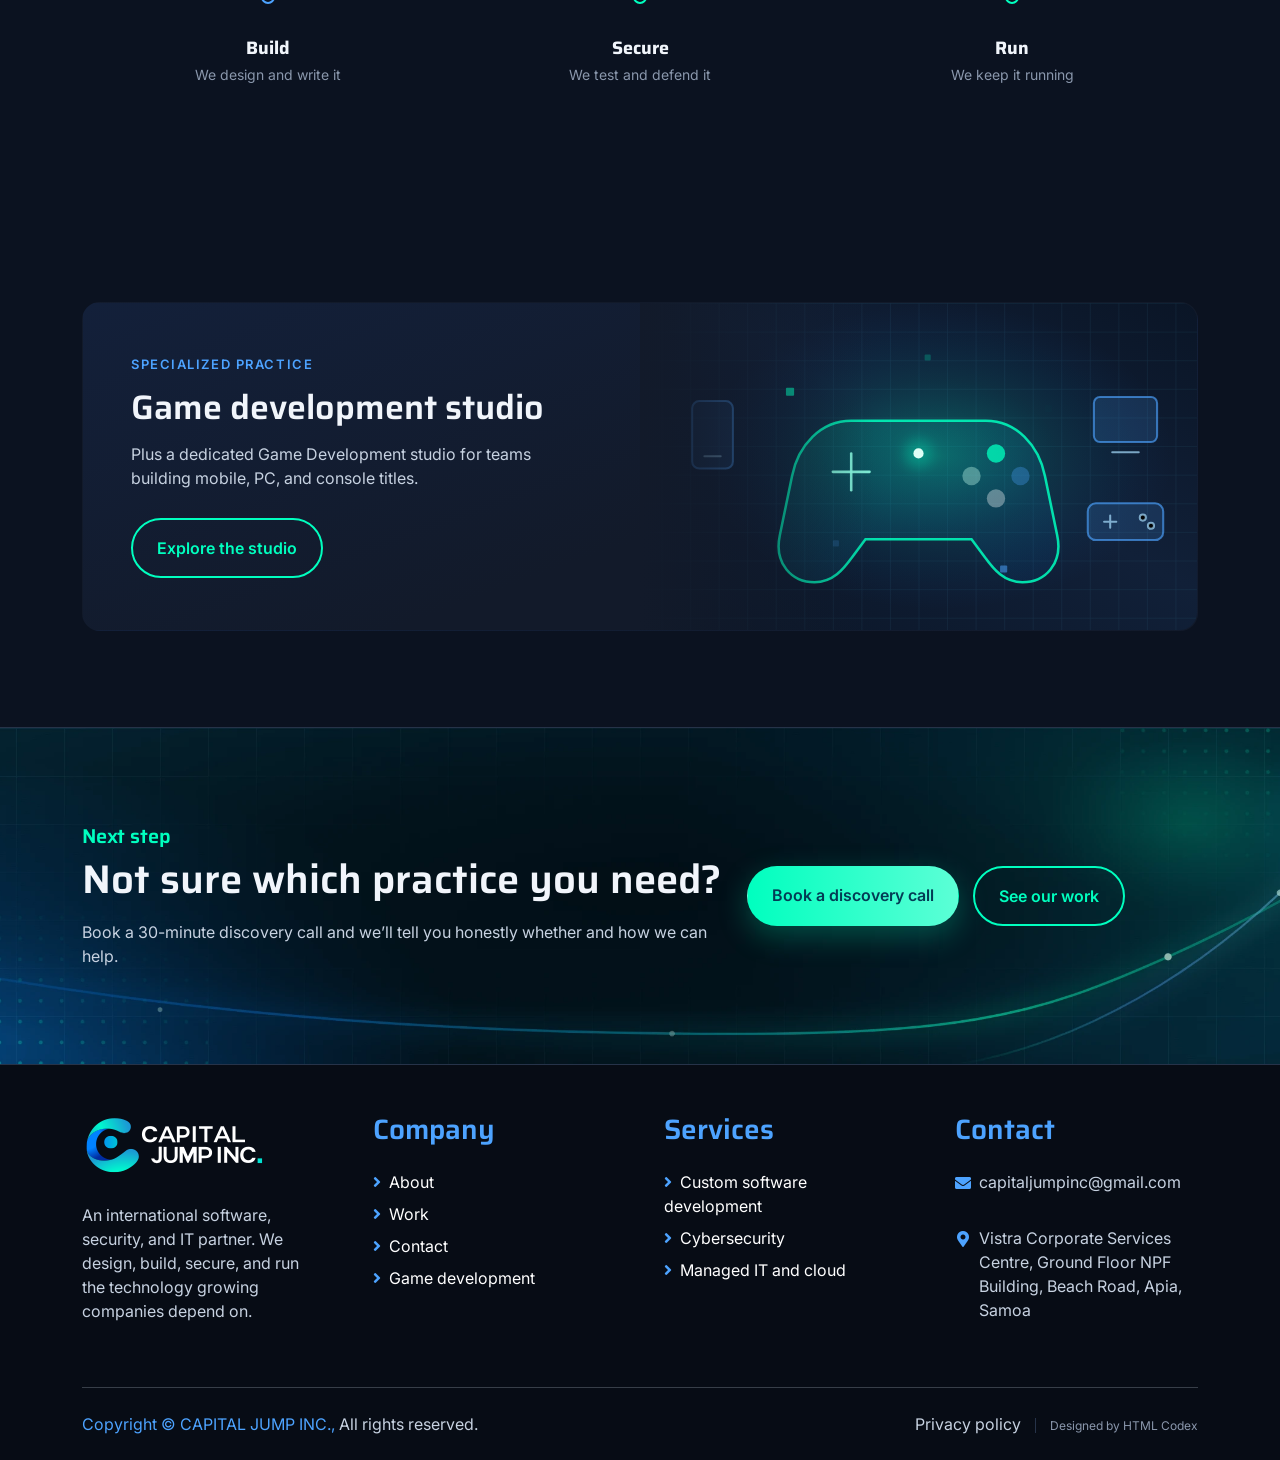
<file: service.html>
<!DOCTYPE html>
<html lang="en">

    <head>
        <meta charset="utf-8">
        <!-- Google Analytics (GA4) — 評估 ID：G-ZM346VN1R1
             本機預覽（localhost / 127.0.0.1 / 直接開檔）不載入，避免測試流量混進正式資料。
             需要在本機驗證時，在網址後面加上 ?ga_test=1 即可暫時啟用。 -->
        <script>
            (function () {
                var host = location.hostname;
                var isLocal = host === 'localhost' || host === '127.0.0.1' || host === '' || host.indexOf('.local') > -1;
                var force = location.search.indexOf('ga_test=1') > -1;
                if (isLocal && !force) { return; }

                window.dataLayer = window.dataLayer || [];
                window.gtag = function () { window.dataLayer.push(arguments); };

                var s = document.createElement('script');
                s.async = true;
                s.src = 'https://www.googletagmanager.com/gtag/js?id=G-ZM346VN1R1';
                document.head.appendChild(s);

                gtag('js', new Date());
                gtag('config', 'G-ZM346VN1R1');
            })();
        </script>
        <title>Services | Software, Cybersecurity &amp; Managed IT &mdash; CAPITAL JUMP</title>
        <!-- 版面：三個專業各一張大卡（序號＋圖示＋能力清單）→ 遊戲開發帶 → CTA -->
        <meta content="width=device-width, initial-scale=1.0" name="viewport">
        <meta content="CAPITAL JUMP services, custom software development, cybersecurity, managed IT, cloud services" name="keywords">
        <meta content="Explore CAPITAL JUMP&rsquo;s three core practices: custom software development, cybersecurity, and managed IT &amp; cloud services for companies worldwide." name="description">

        <link href="img/icon.png" rel="icon">

        <!-- Google Web Fonts -->
        <link rel="preconnect" href="https://fonts.googleapis.com">
        <link rel="preconnect" href="https://fonts.gstatic.com" crossorigin>
        <link href="https://fonts.googleapis.com/css2?family=Inter:wght@400;500;600&family=Saira:wght@500;600;700&display=swap" rel="stylesheet">

        <!-- Icon Font Stylesheet -->
        <link href="https://cdnjs.cloudflare.com/ajax/libs/font-awesome/5.10.0/css/all.min.css" rel="stylesheet">
        <link href="https://cdn.jsdelivr.net/npm/bootstrap-icons@1.4.1/font/bootstrap-icons.css" rel="stylesheet">

        <!-- Libraries Stylesheet -->
        <link href="lib/animate/animate.min.css" rel="stylesheet">

        <!-- Customized Bootstrap Stylesheet -->
        <link href="css/bootstrap.min.css" rel="stylesheet">

        <!-- Template Stylesheet -->
        <link href="css/style.css" rel="stylesheet">

        <!-- Dark Tech Theme Override (最後載入；移除本行即回復淺色) -->
        <link href="css/dark-theme.css" rel="stylesheet">
    </head>

    <body>
        <!-- Spinner Start -->
        <div id="spinner" class="show position-fixed translate-middle w-100 vh-100 top-50 start-50 d-flex align-items-center justify-content-center">
            <div class="spinner-grow text-primary" role="status"></div>
        </div>
        <!-- Spinner End -->

        <!-- Topbar Start -->
        <!-- 真實電話 / 社群帳號待補（[待填]）後再啟用本區塊 -->
        <!-- <div class="container-fluid bg-dark py-2 d-none d-md-flex">
            <div class="container">
                <div class="d-flex justify-content-between topbar">
                    <div class="top-info">
                        <small class="me-3 text-white-50"><a href="#"><i class="fas fa-map-marker-alt me-2 text-secondary"></i></a>[待填：Address]</small>
                        <small class="me-3 text-white-50"><a href="#"><i class="fas fa-envelope me-2 text-secondary"></i></a>[待填：Email]</small>
                    </div>
                    <div id="note" class="text-secondary d-none d-xl-flex"><small>Note : We reply to every enquiry within one business day</small></div>
                    <div class="top-link">
                        <a href="" class="bg-light nav-fill btn btn-sm-square rounded-circle"><i class="fab fa-linkedin-in text-primary"></i></a>
                    </div>
                </div>
            </div>
        </div> -->
        <!-- Topbar End -->

        <!-- Navbar Start -->
        <!-- sticky-top：捲動時導覽列固定在視窗上方 -->
        <div class="container-fluid bg-primary sticky-top">
            <div class="container">
                <nav class="navbar navbar-dark navbar-expand-lg py-1">
                    <a href="index.html" class="navbar-brand">
                        <img width="182" height="60" src="img/cj-logo.png" class="brand-logo" alt="CAPITAL JUMP">
                    </a>
                    <button type="button" class="navbar-toggler me-0" data-bs-toggle="collapse" data-bs-target="#navbarCollapse">
                        <span class="navbar-toggler-icon"></span>
                    </button>
                    <div class="collapse navbar-collapse bg-transparent" id="navbarCollapse">
                        <div class="navbar-nav ms-auto mx-xl-auto p-1">
                            <a href="index.html" class="nav-item nav-link">Home</a>
                            <div class="nav-item dropdown">
                                <a href="service.html" class="nav-link dropdown-toggle active" data-bs-toggle="dropdown">Services</a>
                                <div class="dropdown-menu bg-light m-0 rounded">
                                    <a href="service.html" class="dropdown-item">All services</a>
                                    <a href="service-software.html" class="dropdown-item">Custom software development</a>
                                    <a href="service-cybersecurity.html" class="dropdown-item">Cybersecurity</a>
                                    <a href="service-managed-it.html" class="dropdown-item">Managed IT and cloud</a>
                                    <a href="game-development.html" class="dropdown-item">Game development</a>
                                </div>
                            </div>
                            <a href="work.html" class="nav-item nav-link">Work</a>
                            <a href="about.html" class="nav-item nav-link">About</a>
                            <a href="contact.html" class="nav-item nav-link">Contact</a>
                            <a href="contact.html" class="btn btn-secondary rounded-pill py-2 px-4 my-3 d-xl-none">Let's talk</a>
                        </div>
                    </div>
                    <div class="d-none d-xl-flex flex-shirink-0">
                        <a href="contact.html" class="btn btn-secondary rounded-pill py-2 px-4">Let's talk</a>
                    </div>
                </nav>
            </div>
        </div>
        <!-- Navbar End -->


        <!-- Page Header Start -->
        <div class="container-fluid page-header page-header-services py-5">
            <div class="container text-center py-5">
                <h1 class="display-2 text-white mb-4 animated slideInDown">Services</h1>
                <nav aria-label="breadcrumb">
                    <ol class="breadcrumb justify-content-center mb-0">
                        <li class="breadcrumb-item"><a href="index.html">Home</a></li>
                        <li class="breadcrumb-item active" aria-current="page">Services</li>
                    </ol>
                </nav>
            </div>
        </div>
        <!-- Page Header End -->


        <!-- Intro Start -->
        <!-- 文案「Intro」。左：標題＋說明；右：對比插圖（拼湊多家廠商 vs 一個負全責的夥伴） -->
        <div class="container-fluid pt-5 mt-4">
            <div class="container pt-5">
                <div class="row g-5 align-items-center">
                    <div class="col-lg-6 wow fadeIn" data-wow-delay=".1s">
                        <p class="h5 text-primary">What we do</p>
                        <h2 class="display-5 mb-4">Three practices, one accountable partner.</h2>
                        <p class="fs-5 mb-0">Most companies stitch together separate vendors to build software, secure it, and keep it running. We do all three &mdash; so the software we build is secure by design and the systems we run are ones we understand end to end.</p>
                    </div>
                    <div class="col-lg-6 wow fadeIn" data-wow-delay=".2s">
                        <img width="640" height="440" src="img/services-intro.svg" class="img-fluid svc-intro-art" alt="Illustration: three disconnected vendor panels on the left versus one connected platform on the right">
                    </div>
                </div>
            </div>
        </div>
        <!-- Intro End -->


        <!-- Practices Start -->
        <!-- 三個專業並排比較，下方用一條軸串成 Build → Secure → Run -->
        <div class="container-fluid py-5 my-4">
            <div class="container py-5">
                <div class="svc-grid">
                    <article class="svc-card wow fadeIn" data-wow-delay=".1s" id="software" aria-labelledby="software-title">
                        <span class="svc-stage" aria-hidden="true">PRACTICE 01</span>
                        <span class="svc-icon"><i class="fas fa-code" aria-hidden="true"></i></span>
                        <h2 id="software-title">Custom software development</h2>
                        <p class="mb-0">From MVP to enterprise platform. Built to spec, documented for the long run.</p>
                        <ul class="svc-chips">
                            <li>Web</li>
                            <li>Mobile</li>
                            <li>SaaS</li>
                            <li>AI / ML</li>
                            <li>ERP / CRM</li>
                            <li>E-commerce</li>
                        </ul>
                        <a href="service-software.html" class="btn btn-secondary rounded-pill px-4 py-3 text-white">Learn more</a>
                    </article>

                    <article class="svc-card wow fadeIn" data-wow-delay=".2s" id="cybersecurity" aria-labelledby="cybersecurity-title">
                        <span class="svc-stage" aria-hidden="true">PRACTICE 02</span>
                        <span class="svc-icon"><i class="fas fa-shield-alt" aria-hidden="true"></i></span>
                        <h2 id="cybersecurity-title">Cybersecurity</h2>
                        <p class="mb-0">Offensive testing, managed detection, and compliance.</p>
                        <ul class="svc-chips">
                            <li>Pen testing</li>
                            <li>MDR / SOC</li>
                            <li>ISO 27001</li>
                            <li>SOC 2</li>
                            <li>GDPR</li>
                            <li>Incident response</li>
                            <li>Zero trust / IAM</li>
                        </ul>
                        <a href="service-cybersecurity.html" class="btn btn-secondary rounded-pill px-4 py-3 text-white">Learn more</a>
                    </article>

                    <article class="svc-card wow fadeIn" data-wow-delay=".3s" id="managed-it" aria-labelledby="managed-it-title">
                        <span class="svc-stage" aria-hidden="true">PRACTICE 03</span>
                        <span class="svc-icon"><i class="fas fa-cloud" aria-hidden="true"></i></span>
                        <h2 id="managed-it-title">Managed IT and cloud</h2>
                        <p class="mb-0">Cloud migration and management, monitoring, and day-to-day support.</p>
                        <ul class="svc-chips">
                            <li>AWS / Azure / GCP</li>
                            <li>Cloud management</li>
                            <li>24/7 monitoring</li>
                            <li>Networking</li>
                            <li>Backup and DR</li>
                            <li>IT support</li>
                        </ul>
                        <a href="service-managed-it.html" class="btn btn-secondary rounded-pill px-4 py-3 text-white">Learn more</a>
                    </article>
                </div>

                <!-- 三個專業串成一條線：開發 → 防護 → 維運 -->
                <ol class="svc-axis wow fadeIn" data-wow-delay=".1s">
                    <li>
                        <strong>Build</strong>
                        <small>We design and write it</small>
                    </li>
                    <li>
                        <strong>Secure</strong>
                        <small>We test and defend it</small>
                    </li>
                    <li>
                        <strong>Run</strong>
                        <small>We keep it running</small>
                    </li>
                </ol>
            </div>
        </div>
        <!-- Practices End -->

        <!-- Specialized practice Start -->
        <!-- 文案「Plus a dedicated Game Development studio...」。
             左右分割卡：左文字右插圖（img/game-dev-art.svg），插圖左緣以漸層融進卡片。 -->
        <div class="container-fluid py-5">
            <div class="container py-5">
                <div class="svc-game wow fadeIn" data-wow-delay=".1s">
                    <div class="svc-game-text">
                        <span class="svc-game-eyebrow">Specialized practice</span>
                        <h2>Game development studio</h2>
                        <p>Plus a dedicated Game Development studio for teams building mobile, PC, and console titles.</p>
                        <a href="game-development.html" class="btn btn-ghost rounded-pill px-4 py-3">Explore the studio</a>
                    </div>
                    <div class="svc-game-art">
                        <img width="560" height="320" loading="lazy" src="img/game-dev-art.svg" alt="Illustration: a game controller with pixel particles and mobile, desktop, and console screens">
                    </div>
                </div>
            </div>
        </div>
        <!-- Specialized practice End -->

        <!-- Closing CTA Start -->
        <!-- 文案的全站主要行動：Book a discovery call；次要：See our work -->
        <div class="container-fluid cta-band py-5">
            <div class="container py-5 wow fadeIn" data-wow-delay=".1s">
                <div class="row g-4 align-items-center">
                    <div class="col-lg-7">
                        <p class="h5 text-primary">Next step</p>
                        <h2 class="mb-3 h1">Not sure which practice you need?</h2>
                        <p class="mb-0">Book a 30-minute discovery call and we&rsquo;ll tell you honestly whether and how we can help.</p>
                    </div>
                    <div class="col-lg-5">
                        <div class="work-cta-actions">
                            <a href="contact.html" class="btn btn-secondary rounded-pill px-4 py-3 text-white">Book a discovery call</a>
                            <a href="work.html" class="btn btn-ghost rounded-pill px-4 py-3">See our work</a>
                        </div>
                    </div>
                </div>
            </div>
        </div>
        <!-- Closing CTA End -->


        <!-- Footer Start -->
         <div class="container-fluid footer bg-dark wow fadeIn" data-wow-delay=".1s">
            <div class="container pt-5 pb-4">
                <div class="row g-5">
                    <div class="col-lg-3 col-md-6">
                        <a href="index.html" class="d-inline-block">
                            <img width="182" height="60" loading="lazy" src="img/cj-logo.png" class="brand-logo" alt="CAPITAL JUMP">
                        </a>
                        <p class="mt-4 text-light">An international software, security, and IT partner. We design, build, secure, and run the technology growing companies depend on.</p>
                        <!-- 社群連結：待補真實帳號網址後啟用
                        <div class="d-flex hightech-link">
                            <a href="" class="btn-light nav-fill btn btn-square rounded-circle me-0"><i class="fab fa-linkedin-in text-primary"></i></a>
                        </div>
                        -->
                    </div>
                    <div class="col-lg-3 col-md-6">
                        <a href="about.html" class="h3 text-secondary">Company</a>
                        <div class="mt-4 d-flex flex-column short-link">
                            <a href="about.html" class="mb-2 text-white"><i class="fas fa-angle-right text-secondary me-2"></i>About</a>
                            <a href="work.html" class="mb-2 text-white"><i class="fas fa-angle-right text-secondary me-2"></i>Work</a>
                            <a href="contact.html" class="mb-2 text-white"><i class="fas fa-angle-right text-secondary me-2"></i>Contact</a>
                            <a href="game-development.html" class="mb-2 text-white"><i class="fas fa-angle-right text-secondary me-2"></i>Game development</a>
                        </div>
                    </div>
                    <div class="col-lg-3 col-md-6">
                        <a href="service.html" class="h3 text-secondary">Services</a>
                        <div class="mt-4 d-flex flex-column help-link">
                            <a href="service-software.html" class="mb-2 text-white"><i class="fas fa-angle-right text-secondary me-2"></i>Custom software development</a>
                            <a href="service-cybersecurity.html" class="mb-2 text-white"><i class="fas fa-angle-right text-secondary me-2"></i>Cybersecurity</a>
                            <a href="service-managed-it.html" class="mb-2 text-white"><i class="fas fa-angle-right text-secondary me-2"></i>Managed IT and cloud</a>
                        </div>
                    </div>
                    <div class="col-lg-3 col-md-6">
                        <a href="contact.html" class="h3 text-secondary">Contact</a>
                        <div class="text-white mt-4 d-flex flex-column contact-link">
                            <span class="pb-3 text-light border-primary"><i class="fas fa-envelope text-secondary me-2"></i><a href="mailto:capitaljumpinc@gmail.com" class="text-light">capitaljumpinc@gmail.com</a></span>
                            <!-- <span class="py-3 text-light border-bottom border-primary"><i class="fas fa-phone-alt text-secondary me-2"></i> [待填：Phone]</span> -->
                            <span class="py-3 text-light border-primary"><i class="fas fa-map-marker-alt text-secondary me-2"></i> Vistra Corporate Services Centre, Ground Floor NPF Building, Beach Road, Apia, Samoa</span>
                            <!-- <span class="py-3 text-light"><i class="fas fa-clock text-secondary me-2"></i> 09:00 - 18:00</span> -->
                        </div>
                    </div>
                </div>
                <hr class="text-light mt-5 mb-4">
                <div class="row g-3 align-items-center">
                    <div class="col-md-6 text-center text-md-start">
                        <span class="text-light"><span class="text-secondary">Copyright © CAPITAL JUMP INC.,</span> All rights reserved.</span>
                    </div>
                    <div class="col-md-6 text-center text-md-end">
                        <span class="text-light"><a href="privacy.html" class="footer-legal">Privacy policy</a></span><span class="footer-credit">Designed by <a href="https://htmlcodex.com" class="footer-legal" target="_blank" rel="noopener noreferrer">HTML Codex</a></span>
                    </div>
                </div>
            </div>
        </div>
        <!-- Footer End -->


        <!-- Back to Top -->
        <a href="#" class="btn btn-secondary btn-square rounded-circle back-to-top"><i class="fa fa-arrow-up text-white"></i></a>


        <!-- JavaScript Libraries -->
        <script src="https://ajax.googleapis.com/ajax/libs/jquery/3.6.4/jquery.min.js"></script>
        <script src="https://cdn.jsdelivr.net/npm/bootstrap@5.0.0/dist/js/bootstrap.bundle.min.js"></script>
        <script src="lib/wow/wow.min.js"></script>
        <script src="lib/easing/easing.min.js"></script>

        <!-- Template Javascript -->
        <script src="js/main.js"></script>
    </body>

</html>
</file>
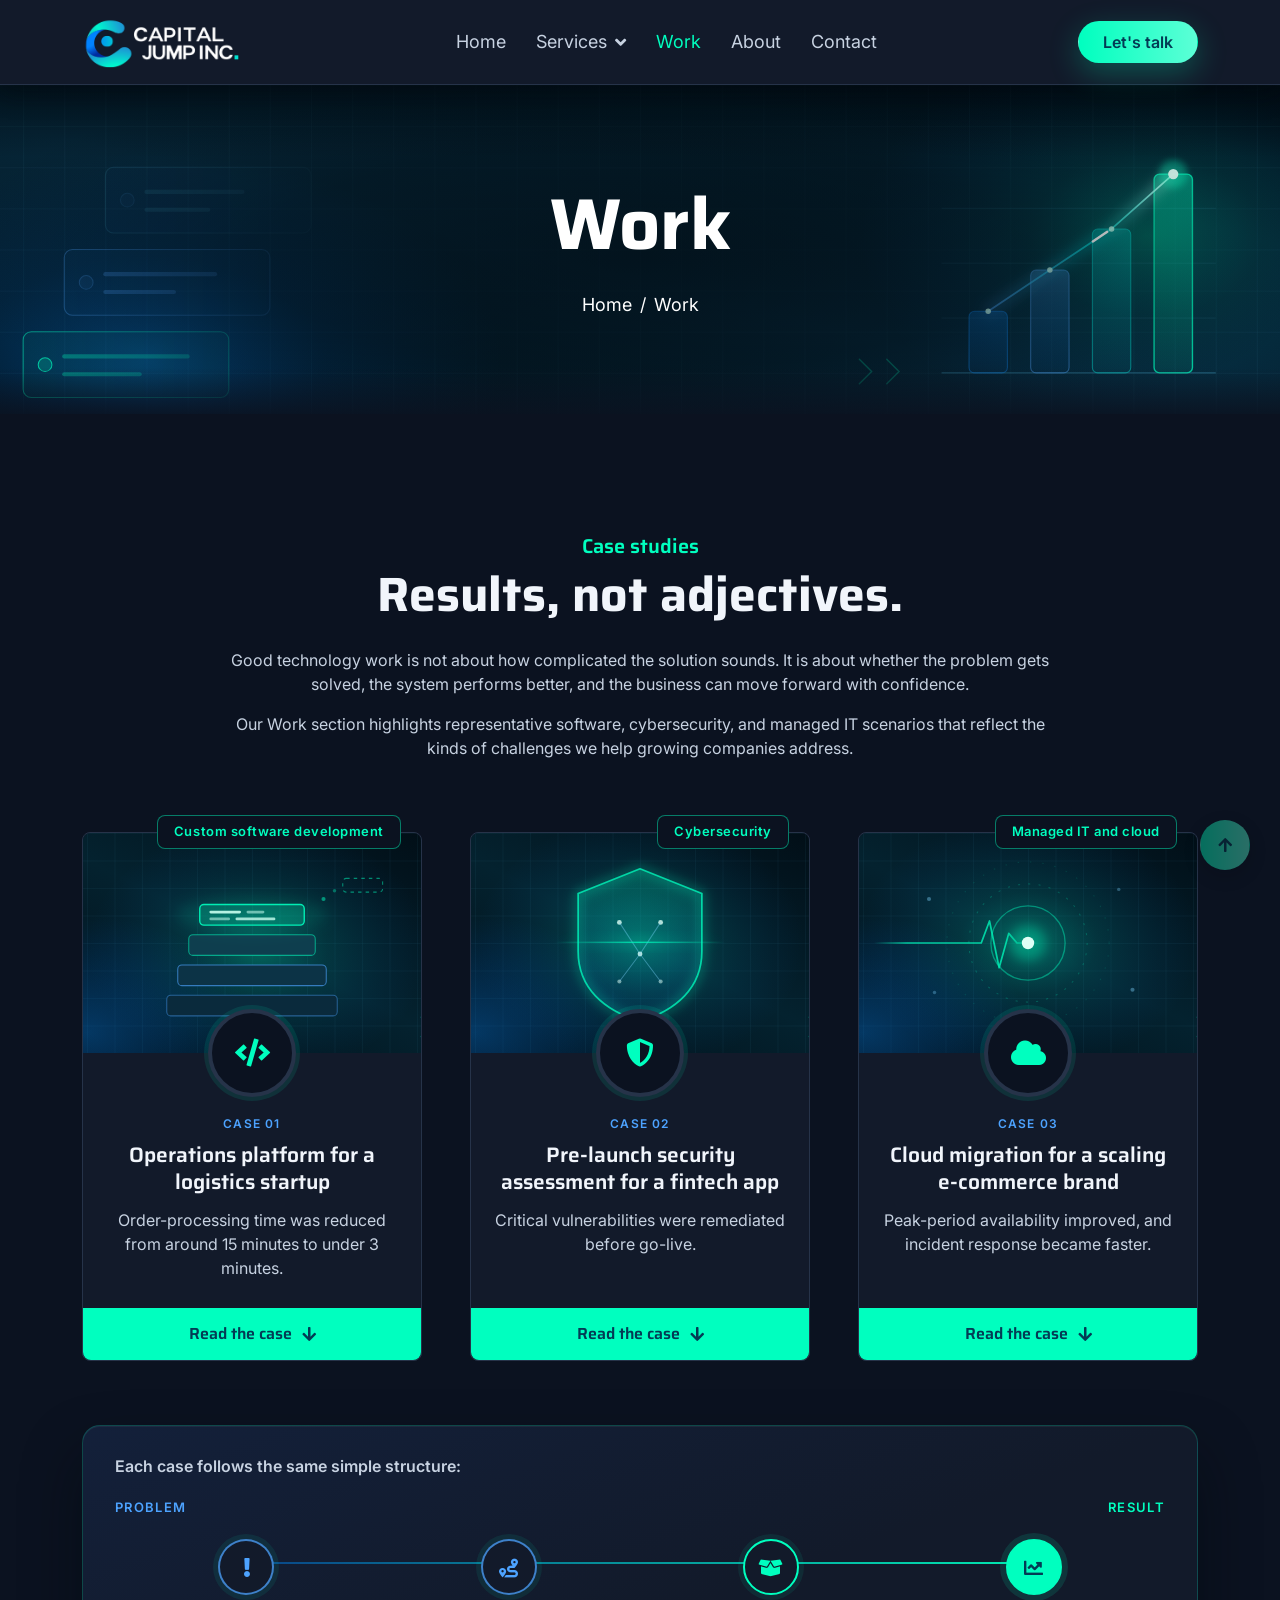
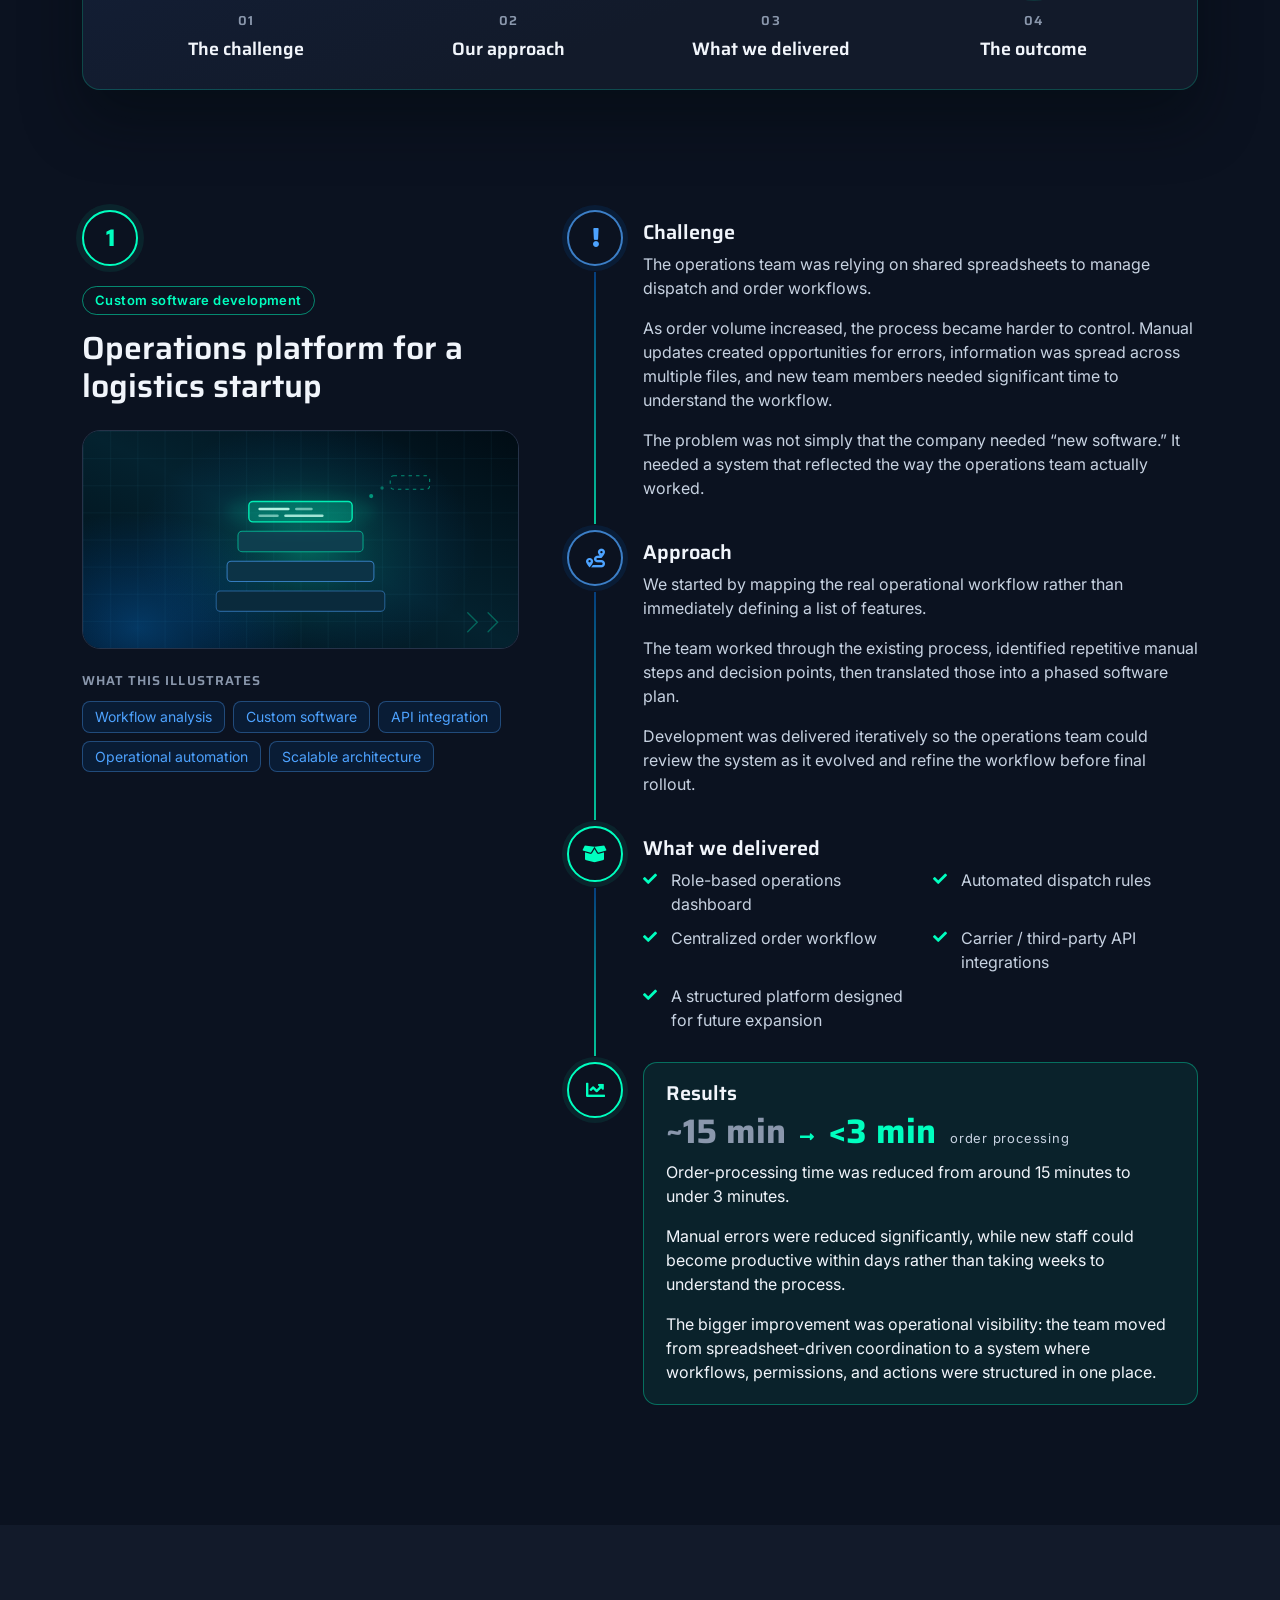
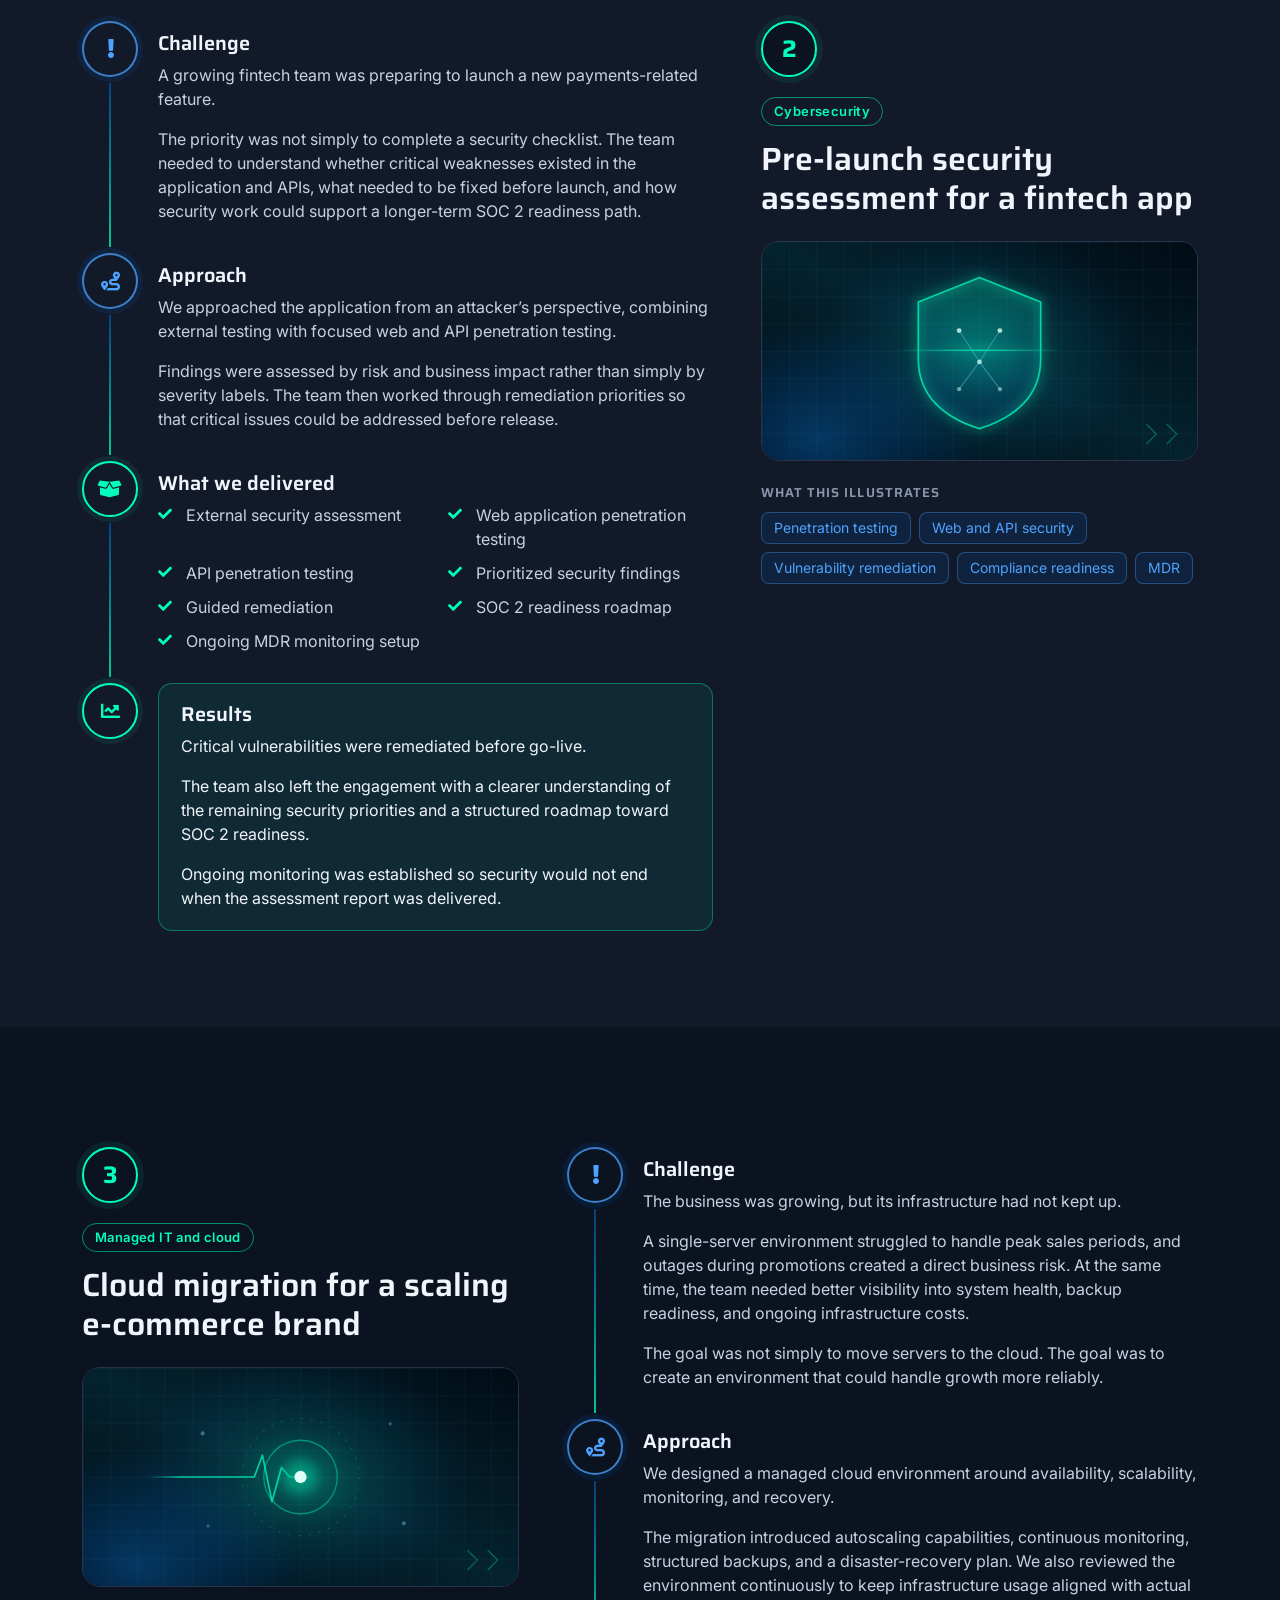
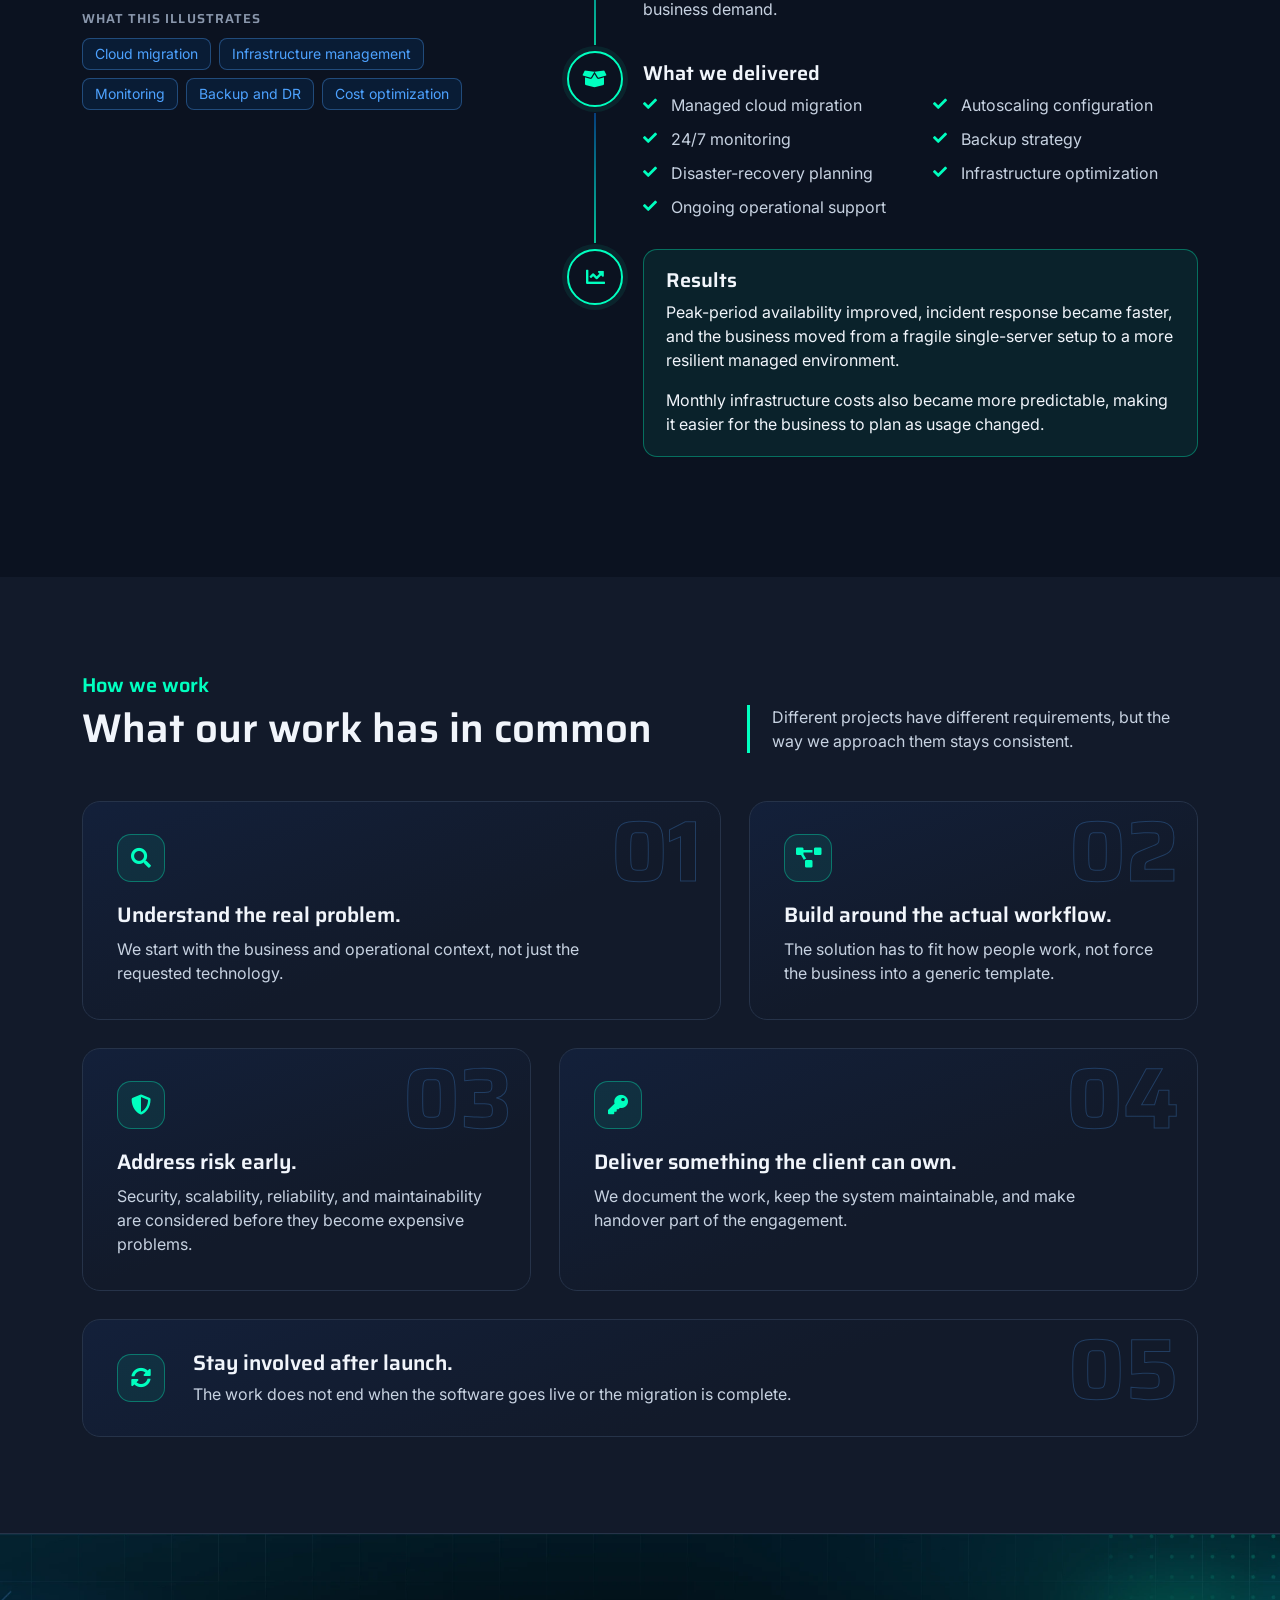
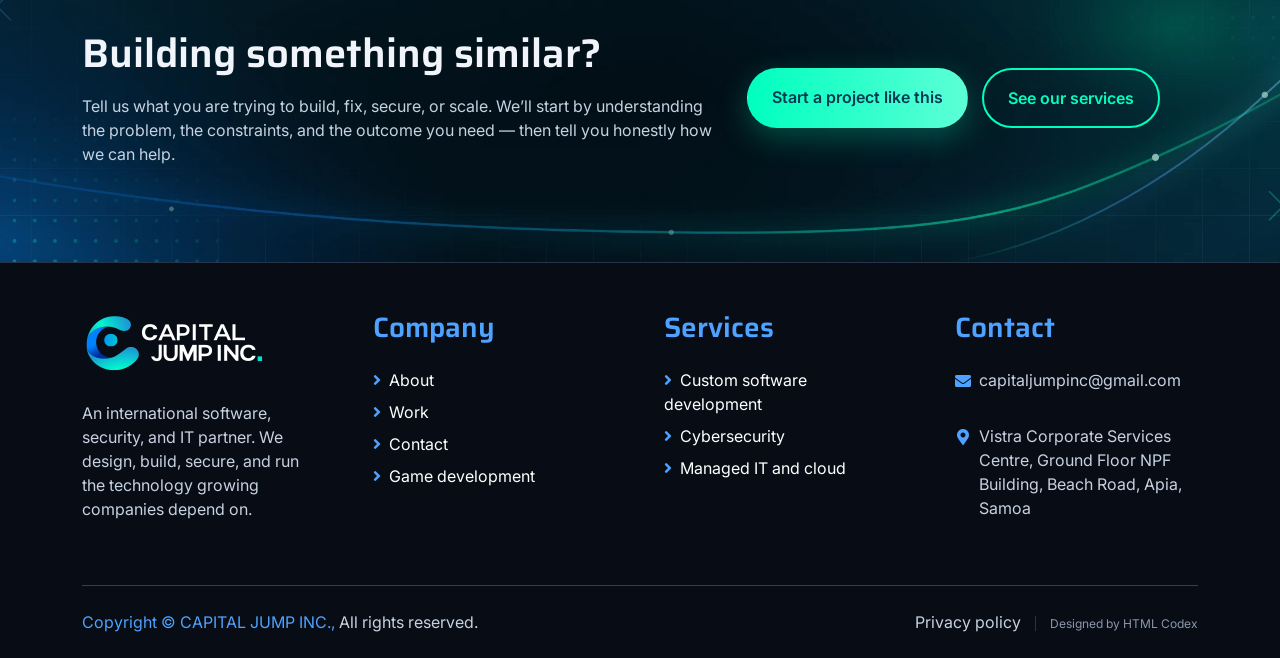
<file: work.html>
<!DOCTYPE html>
<html lang="en">

    <head>
        <meta charset="utf-8">
        <!-- Google Analytics (GA4) — 評估 ID：G-ZM346VN1R1
             本機預覽（localhost / 127.0.0.1 / 直接開檔）不載入，避免測試流量混進正式資料。
             需要在本機驗證時，在網址後面加上 ?ga_test=1 即可暫時啟用。 -->
        <script>
            (function () {
                var host = location.hostname;
                var isLocal = host === 'localhost' || host === '127.0.0.1' || host === '' || host.indexOf('.local') > -1;
                var force = location.search.indexOf('ga_test=1') > -1;
                if (isLocal && !force) { return; }

                window.dataLayer = window.dataLayer || [];
                window.gtag = function () { window.dataLayer.push(arguments); };

                var s = document.createElement('script');
                s.async = true;
                s.src = 'https://www.googletagmanager.com/gtag/js?id=G-ZM346VN1R1';
                document.head.appendChild(s);

                gtag('js', new Date());
                gtag('config', 'G-ZM346VN1R1');
            })();
        </script>
        <title>Our Work &mdash; Case Studies | CAPITAL JUMP</title>
        <!-- 版面：案例總覽卡（版型 Blog 卡片樣式）→ 四步驟進度軸 → 三則案例詳細內容 → How we work 馬賽克 → CTA -->
        <meta content="width=device-width, initial-scale=1.0" name="viewport">
        <meta content="CAPITAL JUMP case studies, custom software case study, cybersecurity case study, cloud migration case study" name="keywords">
        <meta content="Representative software, cybersecurity, and managed IT projects &mdash; the challenges, our approach, what we delivered, and the outcomes teams can expect." name="description">

        <link href="img/icon.png" rel="icon">

        <!-- Google Web Fonts -->
        <link rel="preconnect" href="https://fonts.googleapis.com">
        <link rel="preconnect" href="https://fonts.gstatic.com" crossorigin>
        <link href="https://fonts.googleapis.com/css2?family=Inter:wght@400;500;600&family=Saira:wght@500;600;700&display=swap" rel="stylesheet">

        <!-- Icon Font Stylesheet -->
        <link href="https://cdnjs.cloudflare.com/ajax/libs/font-awesome/5.10.0/css/all.min.css" rel="stylesheet">
        <link href="https://cdn.jsdelivr.net/npm/bootstrap-icons@1.4.1/font/bootstrap-icons.css" rel="stylesheet">

        <!-- Libraries Stylesheet -->
        <link href="lib/animate/animate.min.css" rel="stylesheet">

        <!-- Customized Bootstrap Stylesheet -->
        <link href="css/bootstrap.min.css" rel="stylesheet">

        <!-- Template Stylesheet -->
        <link href="css/style.css" rel="stylesheet">

        <!-- Dark Tech Theme Override (最後載入；移除本行即回復淺色) -->
        <link href="css/dark-theme.css" rel="stylesheet">
    </head>

    <body>
        <!-- Spinner Start -->
        <div id="spinner" class="show position-fixed translate-middle w-100 vh-100 top-50 start-50 d-flex align-items-center justify-content-center">
            <div class="spinner-grow text-primary" role="status"></div>
        </div>
        <!-- Spinner End -->

        <!-- Topbar Start -->
        <!-- 真實電話 / 社群帳號待補（[待填]）後再啟用本區塊 -->
        <!-- <div class="container-fluid bg-dark py-2 d-none d-md-flex">
            <div class="container">
                <div class="d-flex justify-content-between topbar">
                    <div class="top-info">
                        <small class="me-3 text-white-50"><a href="#"><i class="fas fa-map-marker-alt me-2 text-secondary"></i></a>[待填：Address]</small>
                        <small class="me-3 text-white-50"><a href="#"><i class="fas fa-envelope me-2 text-secondary"></i></a>[待填：Email]</small>
                    </div>
                    <div id="note" class="text-secondary d-none d-xl-flex"><small>Note : We reply to every enquiry within one business day</small></div>
                    <div class="top-link">
                        <a href="" class="bg-light nav-fill btn btn-sm-square rounded-circle"><i class="fab fa-linkedin-in text-primary"></i></a>
                    </div>
                </div>
            </div>
        </div> -->
        <!-- Topbar End -->

        <!-- Navbar Start -->
        <!-- sticky-top：捲動時導覽列固定在視窗上方 -->
        <div class="container-fluid bg-primary sticky-top">
            <div class="container">
                <nav class="navbar navbar-dark navbar-expand-lg py-1">
                    <a href="index.html" class="navbar-brand">
                        <img width="182" height="60" src="img/cj-logo.png" class="brand-logo" alt="CAPITAL JUMP">
                    </a>
                    <button type="button" class="navbar-toggler me-0" data-bs-toggle="collapse" data-bs-target="#navbarCollapse">
                        <span class="navbar-toggler-icon"></span>
                    </button>
                    <div class="collapse navbar-collapse bg-transparent" id="navbarCollapse">
                        <div class="navbar-nav ms-auto mx-xl-auto p-1">
                            <a href="index.html" class="nav-item nav-link">Home</a>
                            <div class="nav-item dropdown">
                                <a href="service.html" class="nav-link dropdown-toggle" data-bs-toggle="dropdown">Services</a>
                                <div class="dropdown-menu bg-light m-0 rounded">
                                    <a href="service.html" class="dropdown-item">All services</a>
                                    <a href="service-software.html" class="dropdown-item">Custom software development</a>
                                    <a href="service-cybersecurity.html" class="dropdown-item">Cybersecurity</a>
                                    <a href="service-managed-it.html" class="dropdown-item">Managed IT and cloud</a>
                                    <a href="game-development.html" class="dropdown-item">Game development</a>
                                </div>
                            </div>
                            <a href="work.html" class="nav-item nav-link active">Work</a>
                            <a href="about.html" class="nav-item nav-link">About</a>
                            <a href="contact.html" class="nav-item nav-link">Contact</a>
                            <a href="contact.html" class="btn btn-secondary rounded-pill py-2 px-4 my-3 d-xl-none">Let's talk</a>
                        </div>
                    </div>
                    <div class="d-none d-xl-flex flex-shirink-0">
                        <a href="contact.html" class="btn btn-secondary rounded-pill py-2 px-4">Let's talk</a>
                    </div>
                </nav>
            </div>
        </div>
        <!-- Navbar End -->


        <!-- Page Header Start -->
        <div class="container-fluid page-header page-header-work py-5">
            <div class="container text-center py-5">
                <h1 class="display-2 text-white mb-4 animated slideInDown">Work</h1>
                <nav aria-label="breadcrumb">
                    <ol class="breadcrumb justify-content-center mb-0">
                        <li class="breadcrumb-item"><a href="index.html">Home</a></li>
                        <li class="breadcrumb-item active" aria-current="page">Work</li>
                    </ol>
                </nav>
            </div>
        </div>
        <!-- Page Header End -->


        <!-- Intro Start -->
        <!-- 置中標題（同版型 Blog 區塊標題），下接三張案例總覽卡 -->
        <div class="container-fluid pt-5 mt-4">
            <div class="container pt-5">
                <div class="text-center mx-auto pb-5 wow fadeIn" data-wow-delay=".1s" style="max-width: 820px;">
                    <p class="h5 text-primary">Case studies</p>
                    <h2 class="display-5 mb-4">Results, not adjectives.</h2>
                    <p class="">Good technology work is not about how complicated the solution sounds. It is about whether the problem gets solved, the system performs better, and the business can move forward with confidence.</p>
                    <p class="mb-0">Our Work section highlights representative software, cybersecurity, and managed IT scenarios that reflect the kinds of challenges we help growing companies address.</p>
                </div>

                <!-- 案例總覽卡：版型 blog-item 結構精簡版。
                     整張卡可點；只留一個行動點＝底部主色橫條「Read the case →」。
                     圖片上不再放按鈕，圓形圖示框壓在圖片下緣（同版型頭像位置）。 -->
                <div class="row g-5 justify-content-center pt-4">
                    <div class="col-md-6 col-xl-4 wow fadeIn" data-wow-delay=".1s">
                        <a href="#case-software" class="blog-item wb-card position-relative bg-light rounded">
                            <div class="wb-card-media rounded-top">
                                <img width="640" height="320" loading="lazy" src="img/process-03.svg" class="img-fluid w-100" alt="Illustration: software modules stacked and assembled into one platform">
                            </div>
                            <span class="wb-tab position-absolute rounded">Custom software development</span>
                            <div class="blog-content text-center position-relative px-4">
                                <span class="wb-avatar"><i class="fas fa-code" aria-hidden="true"></i></span>
                                <span class="wb-card-kicker">Case 01</span>
                                <h3 class="h5">Operations platform for a logistics startup</h3>
                                <p class="mb-0">Order-processing time was reduced from around 15 minutes to under 3 minutes.</p>
                            </div>
                            <span class="wb-bar wb-card-cta bg-primary rounded-bottom">Read the case<i class="fas fa-arrow-down" aria-hidden="true"></i></span>
                        </a>
                    </div>
                    <div class="col-md-6 col-xl-4 wow fadeIn" data-wow-delay=".2s">
                        <a href="#case-security" class="blog-item wb-card position-relative bg-light rounded">
                            <div class="wb-card-media rounded-top">
                                <img width="640" height="320" loading="lazy" src="img/process-04.svg" class="img-fluid w-100" alt="Illustration: a shield with a scanning line passing over it">
                            </div>
                            <span class="wb-tab position-absolute rounded">Cybersecurity</span>
                            <div class="blog-content text-center position-relative px-4">
                                <span class="wb-avatar"><i class="fas fa-shield-alt" aria-hidden="true"></i></span>
                                <span class="wb-card-kicker">Case 02</span>
                                <h3 class="h5">Pre-launch security assessment for a fintech app</h3>
                                <p class="mb-0">Critical vulnerabilities were remediated before go-live.</p>
                            </div>
                            <span class="wb-bar wb-card-cta bg-primary rounded-bottom">Read the case<i class="fas fa-arrow-down" aria-hidden="true"></i></span>
                        </a>
                    </div>
                    <div class="col-md-6 col-xl-4 wow fadeIn" data-wow-delay=".3s">
                        <a href="#case-cloud" class="blog-item wb-card position-relative bg-light rounded">
                            <div class="wb-card-media rounded-top">
                                <img width="640" height="320" loading="lazy" src="img/process-06.svg" class="img-fluid w-100" alt="Illustration: a steady monitoring signal pulsing outward">
                            </div>
                            <span class="wb-tab position-absolute rounded">Managed IT and cloud</span>
                            <div class="blog-content text-center position-relative px-4">
                                <span class="wb-avatar"><i class="fas fa-cloud" aria-hidden="true"></i></span>
                                <span class="wb-card-kicker">Case 03</span>
                                <h3 class="h5">Cloud migration for a scaling e-commerce brand</h3>
                                <p class="mb-0">Peak-period availability improved, and incident response became faster.</p>
                            </div>
                            <span class="wb-bar wb-card-cta bg-primary rounded-bottom">Read the case<i class="fas fa-arrow-down" aria-hidden="true"></i></span>
                        </a>
                    </div>
                </div>

                <!-- 案例結構＋示意說明（與 A 版相同元件） -->
                <div class="work-structure wow fadeIn" data-wow-delay=".1s">
                    <p class="work-structure-label">Each case follows the same simple structure:</p>
                    <!-- 進度軸：軸線由藍轉綠，末端節點填實＝終點是成果 -->
                    <div class="work-flow-ends" aria-hidden="true">
                        <span>Problem</span>
                        <span>Result</span>
                    </div>
                    <ol class="work-flow">
                        <li>
                            <span class="work-step-icon"><i class="fas fa-exclamation" aria-hidden="true"></i></span>
                            <span class="work-flow-step" aria-hidden="true">01</span>
                            <span class="work-flow-title">The challenge</span>
                        </li>
                        <li>
                            <span class="work-step-icon"><i class="fas fa-route" aria-hidden="true"></i></span>
                            <span class="work-flow-step" aria-hidden="true">02</span>
                            <span class="work-flow-title">Our approach</span>
                        </li>
                        <li>
                            <span class="work-step-icon"><i class="fas fa-box-open" aria-hidden="true"></i></span>
                            <span class="work-flow-step" aria-hidden="true">03</span>
                            <span class="work-flow-title">What we delivered</span>
                        </li>
                        <li>
                            <span class="work-step-icon"><i class="fas fa-chart-line" aria-hidden="true"></i></span>
                            <span class="work-flow-step" aria-hidden="true">04</span>
                            <span class="work-flow-title">The outcome</span>
                        </li>
                    </ol>
                    <!-- <p class="work-structure-foot">These examples are designed to show how we think and work, not to present fictional client testimonials.</p> -->
                </div>

                <!-- <aside class="work-note wow fadeIn" data-wow-delay=".1s" role="note" aria-labelledby="work-note-title">
                    <i class="fas fa-flag work-note-icon" aria-hidden="true"></i>
                    <div>
                        <h2 class="work-note-title" id="work-note-title">Illustrative / Representative Examples</h2>
                        <p>The case studies below are illustrative scenarios based on the types of problems, solutions, and outcomes associated with our capabilities. Client names and identifying details are omitted.</p>
                        <p class="mb-0">We will replace these examples with named client stories, approved results, and verified metrics as engagements are completed and permissions allow.</p>
                    </div>
                </aside> -->
            </div>
        </div>
        <!-- Intro End -->

        <!-- Case 1 Start -->
        <!-- 左（桌機固定）：編號、標籤、標題、插圖、代表能力；右：Challenge → Approach → What we delivered → Results -->
        <div class="container-fluid py-5 my-4">
            <div class="container py-5">
                <article class="work-case" id="case-software" aria-labelledby="case-software-title">
                    <div class="row g-5">
                        <div class="col-lg-5 wow fadeIn" data-wow-delay=".1s">
                            <div class="work-case-aside">
                                <span class="contact-step-num work-case-num" aria-hidden="true">1</span>
                                <div class="work-tags">
                                    <span class="work-tag">Custom software development</span>
                                    <!-- <span class="work-tag work-tag-muted">Illustrative / Representative</span> -->
                                </div>
                                <h2 class="mb-4" id="case-software-title">Operations platform for a logistics startup</h2>
                                <img width="640" height="320" loading="lazy" src="img/process-03.svg" class="img-fluid work-case-art" alt="Illustration: software modules stacked and assembled into one platform">
                                <div class="work-skills">
                                    <h3 class="work-skills-title">What this illustrates</h3>
                                    <ul>
                                        <li>Workflow analysis</li>
                                        <li>Custom software</li>
                                        <li>API integration</li>
                                        <li>Operational automation</li>
                                        <li>Scalable architecture</li>
                                    </ul>
                                </div>
                            </div>
                        </div>
                        <div class="col-lg-7 wow fadeIn" data-wow-delay=".2s">
                            <ol class="work-steps">
                                <li>
                                    <span class="work-step-icon"><i class="fas fa-exclamation" aria-hidden="true"></i></span>
                                    <div>
                                        <h4 class="h5">Challenge</h4>
                                        <p>The operations team was relying on shared spreadsheets to manage dispatch and order workflows.</p>
                                        <p>As order volume increased, the process became harder to control. Manual updates created opportunities for errors, information was spread across multiple files, and new team members needed significant time to understand the workflow.</p>
                                        <p class="mb-0">The problem was not simply that the company needed &ldquo;new software.&rdquo; It needed a system that reflected the way the operations team actually worked.</p>
                                    </div>
                                </li>
                                <li>
                                    <span class="work-step-icon"><i class="fas fa-route" aria-hidden="true"></i></span>
                                    <div>
                                        <h4 class="h5">Approach</h4>
                                        <p>We started by mapping the real operational workflow rather than immediately defining a list of features.</p>
                                        <p>The team worked through the existing process, identified repetitive manual steps and decision points, then translated those into a phased software plan.</p>
                                        <p class="mb-0">Development was delivered iteratively so the operations team could review the system as it evolved and refine the workflow before final rollout.</p>
                                    </div>
                                </li>
                                <li>
                                    <span class="work-step-icon"><i class="fas fa-box-open" aria-hidden="true"></i></span>
                                    <div>
                                        <h4 class="h5">What we delivered</h4>
                                        <ul class="work-delivered">
                                            <li>Role-based operations dashboard</li>
                                            <li>Automated dispatch rules</li>
                                            <li>Centralized order workflow</li>
                                            <li>Carrier / third-party API integrations</li>
                                            <li>A structured platform designed for future expansion</li>
                                        </ul>
                                    </div>
                                </li>
                                <li class="is-result">
                                    <span class="work-step-icon"><i class="fas fa-chart-line" aria-hidden="true"></i></span>
                                    <div class="work-result">
                                        <h4 class="h5">Results</h4>
                                        <!-- 數字直接取自文案：around 15 minutes → under 3 minutes -->
                                        <div class="work-metric" aria-hidden="true">
                                            <span class="work-metric-from">~15 min</span>
                                            <i class="fas fa-long-arrow-alt-right"></i>
                                            <span class="work-metric-to">&lt;3 min</span>
                                            <small>order processing</small>
                                        </div>
                                        <p>Order-processing time was reduced from around 15 minutes to under 3 minutes.</p>
                                        <p>Manual errors were reduced significantly, while new staff could become productive within days rather than taking weeks to understand the process.</p>
                                        <p class="mb-0">The bigger improvement was operational visibility: the team moved from spreadsheet-driven coordination to a system where workflows, permissions, and actions were structured in one place.</p>
                                    </div>
                                </li>
                            </ol>
                        </div>
                    </div>
                </article>
            </div>
        </div>
        <!-- Case 1 End -->


        <!-- Case 2 Start -->
        <!-- 左右對調：步驟在左、案例資訊在右（插圖沿用 process-04 Secure & Test） -->
        <div class="container-fluid bg-light py-5">
            <div class="container py-5">
                <article class="work-case" id="case-security" aria-labelledby="case-security-title">
                    <div class="row g-5">
                        <div class="col-lg-5 order-lg-2 wow fadeIn" data-wow-delay=".1s">
                            <div class="work-case-aside">
                                <span class="contact-step-num work-case-num" aria-hidden="true">2</span>
                                <div class="work-tags">
                                    <span class="work-tag">Cybersecurity</span>
                                    <!-- <span class="work-tag work-tag-muted">Illustrative / Representative</span> -->
                                </div>
                                <h2 class="mb-4" id="case-security-title">Pre-launch security assessment for a fintech app</h2>
                                <img width="640" height="320" loading="lazy" src="img/process-04.svg" class="img-fluid work-case-art" alt="Illustration: a shield with a scanning line passing over it">
                                <div class="work-skills">
                                    <h3 class="work-skills-title">What this illustrates</h3>
                                    <ul>
                                        <li>Penetration testing</li>
                                        <li>Web and API security</li>
                                        <li>Vulnerability remediation</li>
                                        <li>Compliance readiness</li>
                                        <li>MDR</li>
                                    </ul>
                                </div>
                            </div>
                        </div>
                        <div class="col-lg-7 order-lg-1 wow fadeIn" data-wow-delay=".2s">
                            <ol class="work-steps">
                                <li>
                                    <span class="work-step-icon"><i class="fas fa-exclamation" aria-hidden="true"></i></span>
                                    <div>
                                        <h4 class="h5">Challenge</h4>
                                        <p>A growing fintech team was preparing to launch a new payments-related feature.</p>
                                        <p class="mb-0">The priority was not simply to complete a security checklist. The team needed to understand whether critical weaknesses existed in the application and APIs, what needed to be fixed before launch, and how security work could support a longer-term SOC 2 readiness path.</p>
                                    </div>
                                </li>
                                <li>
                                    <span class="work-step-icon"><i class="fas fa-route" aria-hidden="true"></i></span>
                                    <div>
                                        <h4 class="h5">Approach</h4>
                                        <p>We approached the application from an attacker&rsquo;s perspective, combining external testing with focused web and API penetration testing.</p>
                                        <p class="mb-0">Findings were assessed by risk and business impact rather than simply by severity labels. The team then worked through remediation priorities so that critical issues could be addressed before release.</p>
                                    </div>
                                </li>
                                <li>
                                    <span class="work-step-icon"><i class="fas fa-box-open" aria-hidden="true"></i></span>
                                    <div>
                                        <h4 class="h5">What we delivered</h4>
                                        <ul class="work-delivered">
                                            <li>External security assessment</li>
                                            <li>Web application penetration testing</li>
                                            <li>API penetration testing</li>
                                            <li>Prioritized security findings</li>
                                            <li>Guided remediation</li>
                                            <li>SOC 2 readiness roadmap</li>
                                            <li>Ongoing MDR monitoring setup</li>
                                        </ul>
                                    </div>
                                </li>
                                <li class="is-result">
                                    <span class="work-step-icon"><i class="fas fa-chart-line" aria-hidden="true"></i></span>
                                    <div class="work-result">
                                        <h4 class="h5">Results</h4>
                                        <p>Critical vulnerabilities were remediated before go-live.</p>
                                        <p>The team also left the engagement with a clearer understanding of the remaining security priorities and a structured roadmap toward SOC 2 readiness.</p>
                                        <p class="mb-0">Ongoing monitoring was established so security would not end when the assessment report was delivered.</p>
                                    </div>
                                </li>
                            </ol>
                        </div>
                    </div>
                </article>
            </div>
        </div>
        <!-- Case 2 End -->


        <!-- Case 3 Start -->
        <!-- 插圖沿用 process-06 Support（持續監控的脈搏訊號） -->
        <div class="container-fluid py-5 my-4">
            <div class="container py-5">
                <article class="work-case" id="case-cloud" aria-labelledby="case-cloud-title">
                    <div class="row g-5">
                        <div class="col-lg-5 wow fadeIn" data-wow-delay=".1s">
                            <div class="work-case-aside">
                                <span class="contact-step-num work-case-num" aria-hidden="true">3</span>
                                <div class="work-tags">
                                    <span class="work-tag">Managed IT and cloud</span>
                                    <!-- <span class="work-tag work-tag-muted">Illustrative / Representative</span> -->
                                </div>
                                <h2 class="mb-4" id="case-cloud-title">Cloud migration for a scaling e-commerce brand</h2>
                                <img width="640" height="320" loading="lazy" src="img/process-06.svg" class="img-fluid work-case-art" alt="Illustration: a steady monitoring signal pulsing outward">
                                <div class="work-skills">
                                    <h3 class="work-skills-title">What this illustrates</h3>
                                    <ul>
                                        <li>Cloud migration</li>
                                        <li>Infrastructure management</li>
                                        <li>Monitoring</li>
                                        <li>Backup and DR</li>
                                        <li>Cost optimization</li>
                                    </ul>
                                </div>
                            </div>
                        </div>
                        <div class="col-lg-7 wow fadeIn" data-wow-delay=".2s">
                            <ol class="work-steps">
                                <li>
                                    <span class="work-step-icon"><i class="fas fa-exclamation" aria-hidden="true"></i></span>
                                    <div>
                                        <h4 class="h5">Challenge</h4>
                                        <p>The business was growing, but its infrastructure had not kept up.</p>
                                        <p>A single-server environment struggled to handle peak sales periods, and outages during promotions created a direct business risk. At the same time, the team needed better visibility into system health, backup readiness, and ongoing infrastructure costs.</p>
                                        <p class="mb-0">The goal was not simply to move servers to the cloud. The goal was to create an environment that could handle growth more reliably.</p>
                                    </div>
                                </li>
                                <li>
                                    <span class="work-step-icon"><i class="fas fa-route" aria-hidden="true"></i></span>
                                    <div>
                                        <h4 class="h5">Approach</h4>
                                        <p>We designed a managed cloud environment around availability, scalability, monitoring, and recovery.</p>
                                        <p class="mb-0">The migration introduced autoscaling capabilities, continuous monitoring, structured backups, and a disaster-recovery plan. We also reviewed the environment continuously to keep infrastructure usage aligned with actual business demand.</p>
                                    </div>
                                </li>
                                <li>
                                    <span class="work-step-icon"><i class="fas fa-box-open" aria-hidden="true"></i></span>
                                    <div>
                                        <h4 class="h5">What we delivered</h4>
                                        <ul class="work-delivered">
                                            <li>Managed cloud migration</li>
                                            <li>Autoscaling configuration</li>
                                            <li>24/7 monitoring</li>
                                            <li>Backup strategy</li>
                                            <li>Disaster-recovery planning</li>
                                            <li>Infrastructure optimization</li>
                                            <li>Ongoing operational support</li>
                                        </ul>
                                    </div>
                                </li>
                                <li class="is-result">
                                    <span class="work-step-icon"><i class="fas fa-chart-line" aria-hidden="true"></i></span>
                                    <div class="work-result">
                                        <h4 class="h5">Results</h4>
                                        <p>Peak-period availability improved, incident response became faster, and the business moved from a fragile single-server setup to a more resilient managed environment.</p>
                                        <p class="mb-0">Monthly infrastructure costs also became more predictable, making it easier for the business to plan as usage changed.</p>
                                    </div>
                                </li>
                            </ol>
                        </div>
                    </div>
                </article>
            </div>
        </div>
        <!-- Case 3 End -->


        <!-- What Our Work Has in Common Start -->
        <!-- 馬賽克排列：桌機為 7／5、5／7、整排三種寬度交錯，破掉 3＋2 的空缺；
             序號改成大型鏤空數字當底紋，取代原本的橫條。 -->
        <div class="container-fluid bg-light py-5" id="how-we-work">
            <div class="container py-5">
                <div class="row g-4 align-items-end pb-5">
                    <div class="col-lg-7 wow fadeIn" data-wow-delay=".1s">
                        <p class="h5 text-primary">How we work</p>
                        <h2 class="mb-0 h1">What our work has in common</h2>
                    </div>
                    <div class="col-lg-5 wow fadeIn" data-wow-delay=".2s">
                        <p class="mb-0 wb-common-lead">Different projects have different requirements, but the way we approach them stays consistent.</p>
                    </div>
                </div>

                <ol class="wb-mosaic wow fadeIn" data-wow-delay=".1s">
                    <li class="wb-mo">
                        <span class="wb-mo-num" aria-hidden="true">01</span>
                        <span class="wb-mo-icon"><i class="fas fa-search" aria-hidden="true"></i></span>
                        <h3 class="h4">Understand the real problem.</h3>
                        <p class="mb-0">We start with the business and operational context, not just the requested technology.</p>
                    </li>
                    <li class="wb-mo">
                        <span class="wb-mo-num" aria-hidden="true">02</span>
                        <span class="wb-mo-icon"><i class="fas fa-project-diagram" aria-hidden="true"></i></span>
                        <h3 class="h4">Build around the actual workflow.</h3>
                        <p class="mb-0">The solution has to fit how people work, not force the business into a generic template.</p>
                    </li>
                    <li class="wb-mo">
                        <span class="wb-mo-num" aria-hidden="true">03</span>
                        <span class="wb-mo-icon"><i class="fas fa-shield-alt" aria-hidden="true"></i></span>
                        <h3 class="h4">Address risk early.</h3>
                        <p class="mb-0">Security, scalability, reliability, and maintainability are considered before they become expensive problems.</p>
                    </li>
                    <li class="wb-mo">
                        <span class="wb-mo-num" aria-hidden="true">04</span>
                        <span class="wb-mo-icon"><i class="fas fa-key" aria-hidden="true"></i></span>
                        <h3 class="h4">Deliver something the client can own.</h3>
                        <p class="mb-0">We document the work, keep the system maintainable, and make handover part of the engagement.</p>
                    </li>
                    <!-- 第五項橫跨整排，收尾用 -->
                    <li class="wb-mo wb-mo-full">
                        <span class="wb-mo-num" aria-hidden="true">05</span>
                        <span class="wb-mo-icon"><i class="fas fa-sync-alt" aria-hidden="true"></i></span>
                        <div>
                            <h3 class="h4">Stay involved after launch.</h3>
                            <p class="mb-0">The work does not end when the software goes live or the migration is complete.</p>
                        </div>
                    </li>
                </ol>
            </div>
        </div>
        <!-- What Our Work Has in Common End -->


        <!-- Closing CTA Start -->
        <!-- 文案「Closing CTA」。左文右雙按鈕，底圖 img/cta-band.svg -->
        <div class="container-fluid cta-band py-5">
            <div class="container py-5 wow fadeIn" data-wow-delay=".1s">
                <div class="row g-4 align-items-center">
                    <div class="col-lg-7">
                        <h2 class="mb-3 h1">Building something similar?</h2>
                        <p class="mb-0">Tell us what you are trying to build, fix, secure, or scale. We&rsquo;ll start by understanding the problem, the constraints, and the outcome you need &mdash; then tell you honestly how we can help.</p>
                    </div>
                    <div class="col-lg-5">
                        <div class="work-cta-actions">
                            <a href="contact.html" class="btn btn-secondary rounded-pill px-4 py-3 text-white">Start a project like this</a>
                            <a href="service.html" class="btn btn-ghost rounded-pill px-4 py-3">See our services</a>
                        </div>
                    </div>
                </div>
            </div>
        </div>
        <!-- Closing CTA End -->


        <!-- Footer Start -->
         <div class="container-fluid footer bg-dark wow fadeIn" data-wow-delay=".1s">
            <div class="container pt-5 pb-4">
                <div class="row g-5">
                    <div class="col-lg-3 col-md-6">
                        <a href="index.html" class="d-inline-block">
                            <img width="182" height="60" loading="lazy" src="img/cj-logo.png" class="brand-logo" alt="CAPITAL JUMP">
                        </a>
                        <p class="mt-4 text-light">An international software, security, and IT partner. We design, build, secure, and run the technology growing companies depend on.</p>
                        <!-- 社群連結：待補真實帳號網址後啟用
                        <div class="d-flex hightech-link">
                            <a href="" class="btn-light nav-fill btn btn-square rounded-circle me-0"><i class="fab fa-linkedin-in text-primary"></i></a>
                        </div>
                        -->
                    </div>
                    <div class="col-lg-3 col-md-6">
                        <a href="about.html" class="h3 text-secondary">Company</a>
                        <div class="mt-4 d-flex flex-column short-link">
                            <a href="about.html" class="mb-2 text-white"><i class="fas fa-angle-right text-secondary me-2"></i>About</a>
                            <a href="work.html" class="mb-2 text-white"><i class="fas fa-angle-right text-secondary me-2"></i>Work</a>
                            <a href="contact.html" class="mb-2 text-white"><i class="fas fa-angle-right text-secondary me-2"></i>Contact</a>
                            <a href="game-development.html" class="mb-2 text-white"><i class="fas fa-angle-right text-secondary me-2"></i>Game development</a>
                        </div>
                    </div>
                    <div class="col-lg-3 col-md-6">
                        <a href="service.html" class="h3 text-secondary">Services</a>
                        <div class="mt-4 d-flex flex-column help-link">
                            <a href="service-software.html" class="mb-2 text-white"><i class="fas fa-angle-right text-secondary me-2"></i>Custom software development</a>
                            <a href="service-cybersecurity.html" class="mb-2 text-white"><i class="fas fa-angle-right text-secondary me-2"></i>Cybersecurity</a>
                            <a href="service-managed-it.html" class="mb-2 text-white"><i class="fas fa-angle-right text-secondary me-2"></i>Managed IT and cloud</a>
                        </div>
                    </div>
                    <div class="col-lg-3 col-md-6">
                        <a href="contact.html" class="h3 text-secondary">Contact</a>
                        <div class="text-white mt-4 d-flex flex-column contact-link">
                            <span class="pb-3 text-light border-primary"><i class="fas fa-envelope text-secondary me-2"></i><a href="mailto:capitaljumpinc@gmail.com" class="text-light">capitaljumpinc@gmail.com</a></span>
                            <!-- <span class="py-3 text-light border-bottom border-primary"><i class="fas fa-phone-alt text-secondary me-2"></i> [待填：Phone]</span> -->
                            <span class="py-3 text-light border-primary"><i class="fas fa-map-marker-alt text-secondary me-2"></i> Vistra Corporate Services Centre, Ground Floor NPF Building, Beach Road, Apia, Samoa</span>
                            <!-- <span class="py-3 text-light"><i class="fas fa-clock text-secondary me-2"></i> 09:00 - 18:00</span> -->
                        </div>
                    </div>
                </div>
                <hr class="text-light mt-5 mb-4">
                <div class="row g-3 align-items-center">
                    <div class="col-md-6 text-center text-md-start">
                        <span class="text-light"><span class="text-secondary">Copyright © CAPITAL JUMP INC.,</span> All rights reserved.</span>
                    </div>
                    <div class="col-md-6 text-center text-md-end">
                        <span class="text-light"><a href="privacy.html" class="footer-legal">Privacy policy</a></span><span class="footer-credit">Designed by <a href="https://htmlcodex.com" class="footer-legal" target="_blank" rel="noopener noreferrer">HTML Codex</a></span>
                    </div>
                </div>
            </div>
        </div>
        <!-- Footer End -->


        <!-- Back to Top -->
        <a href="#" class="btn btn-secondary btn-square rounded-circle back-to-top"><i class="fa fa-arrow-up text-white"></i></a>


        <!-- JavaScript Libraries -->
        <script src="https://ajax.googleapis.com/ajax/libs/jquery/3.6.4/jquery.min.js"></script>
        <script src="https://cdn.jsdelivr.net/npm/bootstrap@5.0.0/dist/js/bootstrap.bundle.min.js"></script>
        <script src="lib/wow/wow.min.js"></script>
        <script src="lib/easing/easing.min.js"></script>

        <!-- Template Javascript -->
        <script src="js/main.js"></script>
    </body>

</html>
</file>
<file: css/style.css>
/*** Scroll behaviour Start ***/

/* Bootstrap reboot 會在 :root 套用 scroll-behavior: smooth，
   這會讓滑鼠滾輪變成緩動捲動，也會和 JS 寫入 scrollTop 的動畫互相打架
   （實測落差可達 2896px）。這裡關掉，平滑捲動改由 js/main.js 針對
   「回頂部」與「頁內錨點」個別處理，一次只會有一段動畫在跑。 */
:root {
    scroll-behavior: auto;
}

/*** Scroll behaviour End ***/


/*** Spinner Start ***/

#spinner {
    opacity: 0;
    visibility: hidden;
    transition: opacity .8s ease-out, visibility 0s linear .5s;
    z-index: 99999;
 }

 #spinner.show {
     transition: opacity .8s ease-out, visibility 0s linear .0s;
     visibility: visible;
     opacity: 1;
 }

/*** Spinner End ***/


/*** Button Start ***/
.btn {
    font-weight: 600;
    transition: .5s;
}

.btn-square {
    width: 38px;
    height: 38px;
}

.btn-sm-square {
    width: 32px;
    height: 32px;
}

.btn-md-square {
    width: 46px;
    height: 46px;
}

.btn-lg-square {
    width: 58px;
    height: 58px;
}

.btn-square,
.btn-sm-square,
.btn-md-square,
.btn-lg-square {
    padding: 0;
    display: flex;
    align-items: center;
    justify-content: center;
    font-weight: normal;
}

.back-to-top {
    position: fixed;
    width: 50px;
    height: 50px;
    right: 30px;
    bottom: 30px;
    z-index: 99;
}

/*** Button End ***/


/*** Topbar Start ***/

.topbar .top-info {
    letter-spacing: 1px;
}

.topbar .top-link {
    display: flex;
    align-items: center;
    justify-content: center;
}

.topbar .top-link a {
    margin-right: 10px;
}

#note {
    width: 500px;
    overflow: hidden;
}

#note small {
    position: relative;
    display: inline-block;
    animation: mymove 5s infinite;
    animation-timing-function: all;
}

@keyframes mymove {
    from {left: -100%;}
    to {left: 100%;}
}

/*** Topbar End ***/


/*** Navbar Start ***/

/* CAPITAL JUMP 品牌 logo（img/cj-logo.png，反白版，原始尺寸 158x52）
   不放大超過原始高度以免糊掉 */
.navbar-brand .brand-logo {
    height: 52px;
    width: auto;
    display: block;
}

.navbar-brand {
    padding-top: 12px;
    padding-bottom: 12px;
}

.footer .brand-logo {
    height: 60px;
    width: auto;
    display: block;
}

@media (max-width: 575.98px) {
    .navbar-brand .brand-logo {
        height: 45px;
    }
}

/* 固定在頂端的導覽列：捲動時內容從底下經過，加一道陰影做出層次
   （深色主題另有 border-bottom，兩者一起用） */
.container-fluid.bg-primary.sticky-top {
    box-shadow: 0 6px 24px rgba(1, 8, 14, .45);
}

.navbar .navbar-nav {
    padding: 15px 0;
}

.navbar .navbar-nav .nav-link {
    padding: 10px 15px;
    color: var(--bs-white);
    font-size: 18px;
    outline: none;
    
}

.navbar .navbar-nav .nav-link:hover,
.navbar .navbar-nav .nav-link.active {
    color: var(--bs-secondary) !important;
}

.navbar .dropdown-toggle::after {
    border: none;
    content: "\f107";
    font-family: "font awesome 5 free";
    font-weight: 900;
    vertical-align: middle;
    margin-left: 8px;
}

@media (min-width: 992px) {
    .navbar .nav-item .dropdown-menu {
        display: block;
        visibility: hidden;
        top: 100%;
        transform: rotateX(-75deg);
        transform-origin: 0% 0%;
        transition: .5s;
        opacity: 0;
    }
}

.navbar .nav-item:hover .dropdown-menu {
    transform: rotateX(0deg);
    visibility: visible;
    transition: .5s;
    opacity: 1;
}

/*** Navbar End ***/


/*** Carousel Start ***/

.carousel-item {
    position: relative;
}

.carousel-item::after {
    content: "";
    width: 100%;
    height: 100%;
    position: absolute;
    top: 0;
    left: 0;
    background: rgba(0, 0, 0, .6);
}

.carousel-caption {
    height: 100%;
    display: flex;
    align-items: center;
    justify-content: center;
    z-index: 1;
}

.carousel-item p:not(.hero-eyebrow) {
    max-width: 700px;
    margin: 0 auto 35px auto;
}

.carousel-control-prev {
    width: 90px;
    height: 60px;
    position: absolute;
    top: 50%;
    left: 0;
    background: var(--bs-primary);
    border-radius: 0 50px 50px 0;
    opacity: 1;
}

.carousel-control-prev:hover {
    background: var(--bs-secondary);
    transition: .8s;
}

.carousel-control-next {
    width: 90px;
    height: 60px;
    position: absolute;
    top: 50%;
    right: 0;
    background: var(--bs-primary);
    border-radius: 50px 0 0 50px;
    opacity: 1;
}

.carousel-control-next:hover {
    background: var(--bs-secondary);
    transition: .8s;
}

.carousel-caption .carousel-content a button.carousel-content-btn1 {
    background: var(--bs-secondary);
    color: var(--bs-dark);
    opacity: 1;
    border: 0;
    border-radius: 20px;
}

.carousel-caption .carousel-content a button.carousel-content-btn1:hover {
    background: var(--bs-primary);
    color: #ffffff;
    border: 0;
    opacity: 1;
    transition: 1s;
    border-radius: 20px;
}

.carousel-caption .carousel-content a button.carousel-content-btn2 {
    background: var(--bs-primary);
    color: var(--bs-white);
    opacity: 1;
    border: 0;
    border-radius: 20px;
}

.carousel-caption .carousel-content a button.carousel-content-btn2:hover {
    background: var(--bs-secondary);
    color: var(--bs-dark);
    border: 0;
    opacity: 1;
    transition: 1s;
    border-radius: 20px;
}

#carouselId .carousel-indicators li {
    width: 30px;
    height: 10px;
    background: var(--bs-primary);
    margin: 10px;
    border-radius: 30px;
    opacity: 1;
}

#carouselId .carousel-indicators li:hover {
    background: var(--bs-secondary);
    opacity: 1;
}

@media (max-width: 992px) {
    .carousel-item {
        min-height: 500px;
    }
    
    .carousel-item img {
        min-height: 500px;
        object-fit: cover;
    }

    .carousel-item h1,
    .carousel-item .carousel-content h2 {
        font-size: 40px !important;
    }

    .carousel-item p:not(.hero-eyebrow) {
        font-size: 16px !important;
    }
}

@media (max-width: 768px) {
    .carousel-item {
        min-height: 400px;
    }
    
    .carousel-item img {
        min-height: 400px;
        object-fit: cover;
    }

    .carousel-item h1,
    .carousel-item .carousel-content h2 {
        font-size: 28px !important;
    }

    .carousel-item p:not(.hero-eyebrow) {
        font-size: 14px !important;
    }
}

/* A 案：主視覺文字左對齊，右半邊讓給 Key Visual。
   .carousel-content 本身是 .container，維持置中不動，文字才會跟導覽列的 logo 對齊；
   只把容器「內部」改成左對齊並限制行寬。窄螢幕（<992px）仍維持置中。 */
@media (min-width: 992px) {
    .hero-left .carousel-content {
        text-align: left;
    }

    .hero-left .carousel-content .hero-eyebrow,
    .hero-left .carousel-content h1,
    .hero-left .carousel-content h2,
    .hero-left .carousel-content p {
        max-width: 800px;
        margin-left: 0;
        margin-right: 0;
    }

    /* 內文行寬比標題再窄一點，維持易讀的字元數 */
    .hero-left .carousel-content p:not(.hero-eyebrow) {
        max-width: 620px;
    }

    /* 主視覺文字加一層極淡的暗影：不改變外觀，但讓文字壓在光線上時邊緣不糊。
       （下方回報的 AA 對比數值是「不計入這層陰影」量到的，這只是額外保險） */
    .hero-left .carousel-content h1,
    .hero-left .carousel-content p,
    .hero-left .carousel-content h2,
    .hero-left .carousel-content .hero-eyebrow {
        text-shadow: 0 2px 18px rgba(1, 8, 14, .55);
    }
}

/* 中型桌機（992–1399px）版面較窄，620px 的內文會一路延伸到畫面 65% 處、伸進亮區，
   內文對比會掉到 4.49（AA 需要 4.5）。這個級距把行寬收窄。 */
@media (min-width: 992px) and (max-width: 1399.98px) {
    .hero-left .carousel-content p:not(.hero-eyebrow) {
        max-width: min(520px, 42vw);
    }

    .hero-left .carousel-content h1,
    .hero-left .carousel-content h2 {
        margin-bottom: 1.5rem;
    }

    .hero-left .carousel-content p:not(.hero-eyebrow) {
        margin-bottom: 2.2rem;
    }
}

/* 版型的主視覺是 img-fluid（等比塞滿寬度），寬螢幕會被撐到 1000px 以上高，
   上下留出大片空白死區。設高度上限並改 cover 裁切，讓文字與主視覺的比重平衡。 */
/* @media (min-width: 1500px) {
    .carousel-item img { */
        /* .img-fluid 是 height:auto，單給 max-height 會讓瀏覽器改縮寬度（等比），
           圖會塞不滿版面，必須給明確高度 object-fit 才有裁切的框 */
        /* width: 100%;
        height: 820px;
        max-height: none;
        object-fit: cover;
        object-position: center;
    }
} */

/* 手機／平板的主視覺編排修正
   1. Bootstrap 的 .carousel-caption 預設 left/right 各 15%，在手機上文字只剩約 64% 寬，
      標題被擠成很多短行。窄螢幕改成左右各 4%。
   2. 兩顆 CTA 的 me-2 / ms-2 在堆疊時會把兩顆往反方向推（實測互差 9px），
      而且上下沒有間距。窄螢幕改成等寬置中、上下留 12px。 */
@media (max-width: 991.98px) {
    .carousel-caption {
        left: 4%;
        right: 4%;
    }
}

@media (max-width: 767.98px) {
    .carousel-content > a {
        display: block;
        max-width: 260px;
        margin: 0 auto 12px !important;
    }

    .carousel-content > a:last-of-type {
        margin-bottom: 0 !important;
    }

    .carousel-content > a > button {
        width: 100%;
    }
}

/* 手機上左右箭頭會擠在文字旁邊（只差 24px），且滑動與下方指示點都能切換，
   576px 以下直接隱藏 */
@media (max-width: 575.98px) {
    .carousel-control-prev,
    .carousel-control-next {
        display: none;
    }
}

/* CAPITAL JUMP 的主視覺標題比版型 demo 長，版型原本的 500 / 400px 會被文字撐爆
   （375px 下內容高 486px、上下各溢出約 63px / 23px），這裡拉高並縮小左右箭頭避免壓字 */
/* 高度依實測的內容高度設定（991px 內容 284、768px 內容 215、385px 內容 351），
   留約 90-140px 的上下呼吸空間即可，設太高下方會空一大塊 */
@media (max-width: 992px) {
    .carousel-item,
    .carousel-item img {
        min-height: 500px;
    }
}

@media (max-width: 768px) {
    .carousel-item,
    .carousel-item img {
        min-height: 540px;
    }

    .carousel-control-prev,
    .carousel-control-next {
        width: 46px;
        height: 46px;
    }
}

.page-header {
    background: linear-gradient(rgba(0, 0, 0, .6), rgba(0, 0, 0, .6)), url(../img/carousel-1.jpg) center center no-repeat;
    background-size: cover;
}

.page-header .breadcrumb-item+.breadcrumb-item::before {
    color: var(--bs-white);
}

.page-header .breadcrumb-item,
.page-header .breadcrumb-item a {
    font-size: 18px;
    color: var(--bs-white);
}

/* 主視覺文字沿用 animate.css 的 fadeInUp / fadeInRight / fadeInDown / fadeInLeft。
   這裡只補上「減少動態效果」的處理：系統開啟該偏好時直接顯示完成狀態，
   不跑任何位移與淡入。animate.css 本身沒有這層保護。 */
@media (prefers-reduced-motion: reduce) {
    .carousel-caption .animated {
        animation: none !important;
        opacity: 1 !important;
        transform: none !important;
    }
}


/* 主視覺動態層。原本整張 hero-kv-1.svg 會動，放在 <img> 裡每一影格都要重繪整張
   （含一個 80 半徑的高斯模糊），這是首頁主視覺區段捲不動的原因。現在靜態部分
   烘焙成 hero-kv-1-base.webp 只畫一次，這一層只留會動的元素。
   旋轉／縮放／透明度交給合成器，光流線改用三層描邊疊加取代模糊濾鏡。 */
/* 左側壓暗 + 上下收邊。數值換算自原始 SVG（viewBox 1920x1080）：
   dim 橢圓 cx700/cy540/rx960/ry580 → 36.46% / 50% / 50% / 53.7%。 */
.hero-veil {
    position: absolute;
    top: 0;
    left: 0;
    width: 100%;
    height: 100%;
    pointer-events: none;
    background:
        radial-gradient(ellipse 50% 53.7% at 36.46% 50%,
            rgba(1, 8, 14, .48) 0%,
            rgba(1, 8, 14, .20) 62%,
            rgba(1, 8, 14, 0) 100%),
        linear-gradient(to bottom, rgba(1, 8, 14, .72) 0%, rgba(1, 8, 14, 0) 18%),
        linear-gradient(to top,    rgba(1, 8, 14, .55) 0%, rgba(1, 8, 14, 0) 20%);
}

.hero-fx {
    position: absolute;
    top: 0;
    left: 0;
    width: 100%;
    height: 100%;
    pointer-events: none;
}

/* dasharray 用「亮段 + 暗段」的一半路徑長，讓每條線上同時有 2 顆光點，
   dashoffset 走完一個 pattern（500）即無縫循環 */
/* 光點沿路徑移動。offset-distance 屬於 transform 類動畫，由合成器處理，不產生重繪。
   週期是原本虛線動畫的兩倍（虛線一個週期走半條路徑），同一條線的兩顆光點以半個
   週期的延遲錯開，維持原本「每條線上同時有 2 顆光點」的節奏。 */
@keyframes cjDot { from { offset-distance: 0%; } to { offset-distance: 100%; } }
@keyframes cjPulse   { 0%, 100% { opacity: .45; transform: scale(1); }
                       50%      { opacity: 1;   transform: scale(1.22); } }
@keyframes cjCoreDot { 0%, 100% { opacity: .8; } 50% { opacity: 1; } }
@keyframes cjSpin    { to { transform: rotate(360deg); } }
@keyframes cjBreathe { 0%, 100% { opacity: .7; } 50% { opacity: 1; } }
@keyframes cjRipple  { 0%   { transform: scale(1);   opacity: .55; }
                       70%  { opacity: .10; }
                       100% { transform: scale(3.4); opacity: 0; } }



.hero-fx .cj-dot {
    offset-rotate: auto;
    animation-name: cjDot;
    animation-timing-function: linear;
    animation-iteration-count: infinite;
    will-change: transform;
}

.hero-fx .cj-dot-1a,
.hero-fx .cj-dot-1b {
    offset-path: path("M -80,200 C 360,200 640,360 920,450 S 1300,548 1450,560");
    animation-duration: 14s;
}
.hero-fx .cj-dot-1a { animation-delay: -0.392s; }
.hero-fx .cj-dot-1b { animation-delay: -7.392s; }

.hero-fx .cj-dot-2a,
.hero-fx .cj-dot-2b {
    offset-path: path("M -80,620 C 380,620 720,600 1020,578 S 1330,562 1450,560");
    animation-duration: 18s;
}
.hero-fx .cj-dot-2a { animation-delay: -3.504s; }
.hero-fx .cj-dot-2b { animation-delay: -12.504s; }

.hero-fx .cj-dot-3a,
.hero-fx .cj-dot-3b {
    offset-path: path("M -80,940 C 440,940 780,790 1070,660 S 1345,572 1450,560");
    animation-duration: 22s;
}
.hero-fx .cj-dot-3a { animation-delay: -6.616s; }
.hero-fx .cj-dot-3b { animation-delay: -17.616s; }

.hero-fx .cj-dot-4a,
.hero-fx .cj-dot-4b {
    offset-path: path("M 1450,560 C 1650,560 1800,450 2020,250");
    animation-duration: 11s;
}
.hero-fx .cj-dot-4a { animation-delay: -0.407s; }
.hero-fx .cj-dot-4b { animation-delay: -5.907s; }

.hero-fx .cj-core    { transform-box: fill-box; transform-origin: center;
                       animation: cjPulse 4.5s ease-in-out infinite; will-change: transform, opacity; }
.hero-fx .cj-coredot { animation: cjCoreDot 4.5s ease-in-out infinite; will-change: opacity; }
.hero-fx .cj-ring    { transform-box: view-box; transform-origin: 1450px 560px;
                       animation: cjSpin 60s linear infinite; will-change: transform; }
.hero-fx .cj-ring-2  { animation-duration: 45s; animation-direction: reverse; }
/* 光暈整層做透明度動畫：CSS 對 DOM 元素的 opacity 動畫由合成器處理，不產生重繪。
   它若留在 .hero-fx 裡，會被逐影格重繪的光流線連帶重畫（實測佔 7.2ms 中的 4.8ms）。 */
.hero-halo {
    position: absolute;
    top: 0;
    left: 0;
    width: 100%;
    height: 100%;
    pointer-events: none;
    animation: cjBreathe 6s ease-in-out infinite;
    will-change: opacity;
}

.hero-fx .cj-ripple   { transform-box: view-box; transform-origin: 1450px 560px;
                        animation: cjRipple 6s cubic-bezier(.2, .6, .3, 1) infinite;
                        will-change: transform, opacity; }
.hero-fx .cj-ripple-2 { animation-delay: -2s; }
.hero-fx .cj-ripple-3 { animation-delay: -4s; }

@media (prefers-reduced-motion: reduce) {
    .hero-fx .cj-dot,
    .hero-fx .cj-core,
    .hero-fx .cj-coredot,
    .hero-fx .cj-ring,
    .hero-halo,
    .hero-fx .cj-ripple {
        animation: none;
        will-change: auto;
    }

    .hero-fx .cj-dot,
    .hero-fx .cj-ripple {
        opacity: 0;
    }
}

/*** Carousel End ***/


/*** Services Start ***/

.services .services-item {
    box-shadow: 0 0 60px rgba(0, 0, 0, .2);
    width: 100%;
    height: 100%;
    border-radius: 18px;
    padding: 10px 0;
    position: relative;
}


.services-content::after {
    position: absolute;
    content: "";
    width: 100%;
    height: 0;
    top: 0;
    left: 0;
    border-radius: 18px 18px 0 0;
    background: rgba(3, 43, 243, 0.8);
    transition: .5s;
}

.services-content::after {
    top: 0;
    bottom: auto;
    border-radius: 18px;
}

.services-item:hover .services-content::after {
    height: 100%;
    opacity: 1;
    transition: .5s;
}

.services-item:hover .services-content-icon {
    position: relative;
    z-index: 2;
}

/* services-content-icon1 是本站新增的變體（hover 圖示改用品牌主色）。
   版型原本只把 z-index 給 .services-content-icon，變體沒吃到，
   hover 時 .services-content::after 這層遮罩會蓋在內容上、按鈕點不到。 */
.services-item:hover .services-content-icon1 {
    position: relative;
    z-index: 2;
}

.services-item .services-content-icon i,
.services-item .services-content-icon p,
.services-item .services-content-icon1 i,
.services-item .services-content-icon1 p {
    transition: .5s;
}

.services-item:hover .services-content-icon i {
    color: var(--bs-secondary) !important;
}
.services-item:hover .services-content-icon1 i {
    color: var(--bs-primary) !important;
}
.services-item:hover .services-content-icon p,
.services-item:hover .services-content-icon1 p {
    color: var(--bs-white);
}

/* 結尾 CTA 帶：使用與主視覺同一套語彙的品牌底圖。
   SVG 本身已把中央壓暗，置中白字直接壓在上面即可。
   底圖用 .webp 而非原始的 cta-band.svg：該 SVG 內含 2 個 feGaussianBlur 濾鏡，
   Chrome 以 CPU 柵格化，實測成本遠高於同尺寸點陣圖。請勿改回 .svg。 */
.cta-band {
    background-color: var(--bg);
    background-image: url(../img/cta-band.webp);
    background-position: center center;
    background-repeat: no-repeat;
    background-size: cover;
    border-top: 1px solid var(--border);
    border-bottom: 1px solid var(--border);
}

/* ============================================================
   How we work — 六步流程橫向輪播
   桌機一次看 3 張、平板 2 張、手機 1 張，右側都會露出下一張一角。
   捲動用 CSS scroll-snap，左右鍵與進度軌在 js/main.js。
   ============================================================ */

.process-carousel {
    position: relative;
}

.process-track {
    display: flex;
    gap: 24px;
    overflow-x: auto;
    scroll-snap-type: x mandatory;
    scroll-behavior: smooth;
    padding-bottom: 4px;
    /* 隱藏原生捲軸，改用下方的進度軌表示位置 */
    scrollbar-width: none;
    -ms-overflow-style: none;
}

.process-track::-webkit-scrollbar {
    display: none;
}

.process-card {
    flex: 0 0 85%;
    scroll-snap-align: start;
    background: var(--bs-light);
    border-radius: 18px;
    overflow: hidden;
}

/* 卡片寬度都留一點餘量，讓右側露出下一張的一角，提示還有更多（參考稿的作法） */
@media (min-width: 768px) {
    .process-card {
        flex-basis: calc((100% - 24px) / 2 - 34px);
    }
}

@media (min-width: 992px) {
    .process-card {
        flex-basis: calc((100% - 48px) / 3 - 30px);
    }
}

.process-card-media {
    position: relative;
    height: 180px;
    display: flex;
    align-items: center;
    justify-content: center;
    background: var(--surface-2);
}

.process-card-media i {
    font-size: 52px;
    color: var(--bs-primary);
}

/* 卡片改放圖（自製品牌圖或實拍照）時用這個 */
.process-card-media img {
    width: 100%;
    height: 100%;
    object-fit: cover;
    display: block;
}

.process-card-step {
    position: absolute;
    top: 14px;
    left: 18px;
    font-family: 'Saira', sans-serif;
    font-size: 20px;
    font-weight: 700;
    color: var(--text-muted);
}

.process-card-body {
    padding: 22px 24px 26px;
}

.process-card-dot {
    width: 10px;
    height: 10px;
    border-radius: 50%;
    background: var(--bs-primary);
    flex-shrink: 0;
    margin-left: 12px;
}

.process-controls {
    display: flex;
    align-items: center;
    gap: 14px;
    margin-top: 32px;
}

.process-arrow:disabled {
    opacity: .35;
    cursor: default;
}

.process-progress {
    flex: 1;
    height: 2px;
    background: var(--border);
    position: relative;
    margin-left: 10px;
}

.process-progress span {
    position: absolute;
    top: 0;
    height: 2px;
    background: var(--bs-primary);
    transition: left .25s ease, width .25s ease;
}

/* 數據區計數動畫：main.js 會把數字從 0 跑到目標值。
   數字位數增加（0 → 100）時 h1 會變寬，右側標籤被擠得重新斷行、整條色帶跟著跳動。
   等寬數字 + 預留最終寬度，計數過程中版面就完全不動。 */
.counter .counter-value {
    display: inline-block;
    font-variant-numeric: tabular-nums;
    text-align: right;
}

/* 目標值是 3 位數（100）的計數器先預留 3 個字元寬 */
.counter .counter-value.counter-w3 {
    min-width: 3ch;
}

/* Proof 區：右半欄卡片向下錯開（參考稿的錯落排版），窄螢幕不錯開直接堆疊 */
@media (min-width: 768px) {
    .proof-stagger {
        margin-top: 120px;
    }
}

/*** Services End ***/


/*** Blog Start ***/
.blog-item .blog-btn {
    z-index: 2;
}

.blog-btn .blog-btn-icon {
    height: 50px;
    position: relative;
    overflow: hidden;
}

.blog-btn-icon .blog-icon-2 {
    display: flex;
    position: absolute;
    top: 6px;
    left: -140px;
    
}

.blog-btn-icon:hover .blog-icon-2 {
    transition: 1s;
    left: 5px;
    top: 6px;
    padding-bottom: 5px;
}
.blog-icon-1 {
    position: relative;
    top: -4px;
}
.blog-btn-icon:hover .blog-icon-1 {
    top: 0;
    right: -140px;
    transition: 1s;
}
/*** Blog End ***/


/*** Contact Start ***/
.contact-detail::before {
    position: absolute;
    content: "";
    height: 50%;
    width: 100%;
    top: 0;
    left: 0;
    background: linear-gradient(rgb(210, 243, 235, 1), rgba(230, 250, 245, .3)), url(../img/background.svg) center center no-repeat;
    background-size: cover;
    border-radius: 18px;
    z-index: -1;
}

.contact-map {
    background: #26d48c;
}

.contact-form {
    background: #26d48c;
}

/* ── Contact 頁版面（方案 C）：流程帶 → 寬版表單 → 聯絡資訊＋地圖 ──
   這裡只放排版；顏色在 dark-theme.css。比較用的三款方案保留在 preview-contact.html。 */

/* 流程帶：三步驟橫排，數字之間有連接線 */
.contact-steps {
    display: grid;
    grid-template-columns: repeat(3, 1fr);
    gap: 24px;
    max-width: 1000px;
    margin: 0 auto 48px;
}

.contact-step {
    position: relative;
    text-align: center;
}

.contact-step-num {
    position: relative;
    z-index: 1;
    width: 56px;
    height: 56px;
    margin: 0 auto 16px;
    border-radius: 50%;
    border: 2px solid transparent;
    display: flex;
    align-items: center;
    justify-content: center;
    font-family: 'Saira', sans-serif;
    font-size: 24px;
    font-weight: 700;
}

.contact-step:not(:last-child)::after {
    content: "";
    position: absolute;
    top: 28px;
    left: calc(50% + 40px);
    right: calc(-50% + 16px);
    height: 2px;
}

.contact-step p {
    max-width: 260px;
    margin: 0 auto;
}

/* 導覽列的 Let's talk 在聯絡頁會跳到這張卡片。錨點指向卡片而非 <form>，
   否則會跳過卡片標題「Send us a message」、從表單第一列開始；
   scroll-margin-top 和全站其他錨點一致，避開固定在上方的導覽列。 */
#send-message {
    scroll-margin-top: 110px;
}


/* 寬版表單卡 */
.contact-card {
    position: relative;
    overflow: hidden;
    max-width: 1000px;
    margin: 0 auto;
    padding: 48px 56px;
    border-radius: 18px;
}

.contact-card::after {
    content: "";
    position: absolute;
    top: -120px;
    right: -120px;
    width: 320px;
    height: 320px;
    border-radius: 50%;
    pointer-events: none;
}

.contact-card label,
.contact-card legend {
    display: block;
    float: none;
    width: auto;
    margin-bottom: 4px;
    font-size: 13px;
    font-weight: 500;
    letter-spacing: .08em;
    text-transform: uppercase;
}

/* 底線式輸入框 */
.contact-card .form-control,
.contact-card .form-control:focus {
    padding: 10px 0 12px;
    border: 0;
    border-radius: 0;
    font-size: 18px;
    box-shadow: none;
}

.contact-card textarea.form-control {
    min-height: 110px;
    resize: vertical;
}

/* 服務項目膠囊按鈕（radio）：原生 radio 隱藏但保留可聚焦 */
.contact-chips {
    display: flex;
    flex-wrap: wrap;
    gap: 10px;
    margin-top: 10px;
}

.contact-chip {
    position: relative;
    margin: 0;
}

.contact-chip input {
    position: absolute;
    width: 1px;
    height: 1px;
    opacity: 0;
}

.contact-card .contact-chip span {
    display: inline-block;
    padding: 10px 18px;
    border-radius: 999px;
    border: 1px solid transparent;
    font-size: 15px;
    letter-spacing: 0;
    text-transform: none;
    cursor: pointer;
    transition: border-color .2s, color .2s, background .2s;
}

.contact-actions {
    display: flex;
    flex-wrap: wrap;
    align-items: center;
    justify-content: space-between;
    gap: 16px;
    margin-top: 12px;
}

.contact-actions small {
    font-size: 15px;
}

.contact-actions small i {
    margin-right: 6px;
}

.contact-submit {
    padding: 16px 36px;
    border: 0;
    border-radius: 999px;
    font-size: 17px;
    font-weight: 600;
    transition: box-shadow .2s, transform .2s;
}

.contact-submit:hover {
    transform: translateY(-1px);
}

.contact-submit:disabled {
    opacity: .6;
    cursor: wait;
    transform: none;
}

.contact-submit i {
    margin-left: 10px;
    transition: transform .2s;
}

.contact-submit:hover i {
    transform: translateX(4px);
}

/* 聯絡資訊＋地圖 */
.contact-locate {
    display: grid;
    grid-template-columns: 340px 1fr;
    max-width: 1000px;
    margin: 32px auto 0;
    border-radius: 18px;
    overflow: hidden;
}

.contact-locate-info {
    padding: 36px 32px;
}

.contact-locate-info h5,
.contact-locate-info h4 {
    margin-bottom: 20px;
}

.contact-li {
    display: flex;
    gap: 12px;
    margin-bottom: 20px;
}

.contact-li i {
    width: 18px;
    margin-top: 5px;
    text-align: center;
}

.contact-li small {
    display: block;
    font-size: 13px;
    letter-spacing: .06em;
    text-transform: uppercase;
}

/* 長信箱是不可斷詞的字串，窄螢幕要允許換行，否則會撐破容器 */
.contact-li a,
.contact-li span {
    overflow-wrap: anywhere;
}

.contact-directions {
    display: inline-flex;
    align-items: center;
    gap: 8px;
    margin-top: 4px;
    font-weight: 600;
}

.contact-map-embed {
    position: relative;
    min-height: 340px;
    overflow: hidden;
}

.contact-map-embed iframe {
    display: block;
    width: 100%;
    height: 100%;
    min-height: inherit;
    border: 0;
}

@media (max-width: 991.98px) {
    .contact-locate {
        grid-template-columns: 1fr;
    }

    .contact-map-embed {
        min-height: 280px;
    }
}

@media (max-width: 767.98px) {
    .contact-steps {
        grid-template-columns: 1fr;
        gap: 20px;
    }

    .contact-step {
        display: flex;
        align-items: center;
        gap: 16px;
        text-align: left;
    }

    .contact-step-num {
        flex: 0 0 48px;
        width: 48px;
        height: 48px;
        margin: 0;
        font-size: 20px;
    }

    .contact-step:not(:last-child)::after {
        display: none;
    }

    .contact-step p {
        max-width: none;
        margin: 0;
    }

    .contact-card {
        padding: 32px 22px;
    }

    .contact-submit {
        width: 100%;
    }
}

/* 表單送出後的感謝視窗（#thankYouModal）；顏色在 dark-theme.css */
.thanks-modal {
    padding: 44px 32px 36px;
    border-radius: 18px;
}

.thanks-modal-icon {
    width: 72px;
    height: 72px;
    margin: 0 auto 22px;
    border-radius: 50%;
    border: 2px solid transparent;
    display: flex;
    align-items: center;
    justify-content: center;
    font-size: 28px;
}

/*** Contact End ***/


/*** About Start ***/
/* 這裡只放排版；顏色在 dark-theme.css */

/* Hero 下方的信任元素列。限制寬度是為了讓六項排成 3＋3，
   不限制的話在寬螢幕會變成 5＋1，最後一項落單。 */
.trust-signals {
    display: flex;
    flex-wrap: wrap;
    justify-content: center;
    gap: 14px 32px;
    max-width: 760px;
    margin-left: auto;
    margin-right: auto;
}

.trust-signal {
    display: inline-flex;
    align-items: center;
    gap: 10px;
    font-size: 15px;
}

/* 技術能力標籤。同樣限制寬度避免最後一項在寬螢幕落單 */
.capability-tags {
    display: flex;
    flex-wrap: wrap;
    justify-content: center;
    gap: 12px;
    max-width: 700px;
    margin-left: auto;
    margin-right: auto;
}

.capability-tag {
    display: inline-flex;
    align-items: center;
    gap: 10px;
    padding: 12px 22px;
    border-radius: 999px;
    border: 1px solid transparent;
    font-size: 16px;
    font-weight: 500;
}

/* 團隊群組卡：卡內可放多個角色，以分隔線區隔 */
.team-card {
    height: 100%;
    padding: 32px;
    border-radius: 18px;
}

.team-card-head {
    display: flex;
    align-items: center;
    gap: 16px;
    margin-bottom: 24px;
}

.team-role + .team-role {
    margin-top: 20px;
    padding-top: 20px;
    border-top: 1px solid transparent;
}

.team-role h5 {
    margin-bottom: 8px;
    font-size: 17px;
}

@media (max-width: 575.98px) {
    .team-card {
        padding: 24px;
    }

    .capability-tag {
        padding: 10px 18px;
        font-size: 15px;
    }
}

/*** About End ***/


/*** About v2 Start ***/
/* about.html 第二版版面。上方 About 區的 .trust-signal / .capability-tag / .team-card
   仍保留，給備份頁 about-v1.html 使用。這裡只放排版，顏色在 dark-theme.css。 */

/* 區塊編號小膠囊（01–06） */
.about-num {
    display: inline-block;
    margin-right: 10px;
    padding: 1px 8px;
    border-radius: 6px;
    font-size: .8em;
    letter-spacing: .04em;
    vertical-align: 1px;
}

/* Hero 插畫 */
.about-hero-art {
    display: block;
    width: 100%;
    max-width: 600px;
    margin-left: auto;
}

/* 信任元素資訊帶：ul 底色當分隔線，li 之間留 1px gap，
   欄數改變時分隔線自動正確，不必逐一處理邊框 */
.about-trust {
    display: grid;
    grid-template-columns: repeat(6, 1fr);
    gap: 1px;
    margin: 64px 0 0;
    padding: 0;
    list-style: none;
    border-radius: 18px;
    border: 1px solid transparent;
    overflow: hidden;
}

.about-trust li {
    display: flex;
    flex-direction: column;
    align-items: center;
    justify-content: center;
    gap: 10px;
    padding: 22px 14px;
    text-align: center;
    font-size: 14px;
    font-weight: 500;
    line-height: 1.35;
}

.about-trust li i {
    font-size: 30px;
}

@media (max-width: 1199.98px) {
    .about-trust {
        grid-template-columns: repeat(3, 1fr);
    }
}

@media (max-width: 575.98px) {
    .about-trust {
        grid-template-columns: repeat(2, 1fr);
    }
}

/* 01 引言卡 */
.about-quote {
    position: relative;
    margin: 0;
    padding: 48px 40px 36px;
    border-radius: 18px;
}

.about-quote-mark {
    display: block;
    margin-bottom: 18px;
    font-size: 40px;
}

.about-quote blockquote {
    font-family: 'Saira', sans-serif;
    font-size: 28px;
    font-weight: 600;
    line-height: 1.3;
}

.about-quote figcaption {
    margin-top: 22px;
    font-size: 13px;
    letter-spacing: .1em;
    text-transform: uppercase;
}

@media (max-width: 575.98px) {
    .about-quote {
        padding: 32px 24px 28px;
    }

    .about-quote blockquote {
        font-size: 24px;
    }
}

/* 02 編號價值卡（編號圓圈沿用 Contact 流程帶的 .contact-step-num） */
.about-value {
    position: relative;
    height: 100%;
    padding: 36px 28px 32px;
    border-radius: 18px;
    border: 1px solid transparent;
    transition: transform .25s, border-color .25s, box-shadow .25s;
}

.about-value:hover {
    transform: translateY(-4px);
}

/* Contact 的編號圓圈是置中擺放（margin: 0 auto），價值卡內容靠左，這裡改回靠左。
   兩個 class 的特異度也壓過 .contact-step-num 在手機版的 margin: 0 */
.about-value .about-value-step {
    margin: 0 0 22px;
}

.about-value h5,
.about-value h3 {
    margin-bottom: 12px;
}

/* 04 能力磚，鋪在蜂巢底紋面板上 */
.about-coverage {
    padding: 56px;
    border-radius: 18px;
    border: 1px solid transparent;
}

/* 用 minmax(0, 1fr)：單純 1fr 的最小寬度＝最長單字寬度，
   窄螢幕上「Infrastructure」會把欄撐破、磚超出面板 */
.cap-grid {
    display: grid;
    grid-template-columns: repeat(3, minmax(0, 1fr));
    gap: 16px;
}

.cap-tile {
    display: flex;
    flex-direction: column;
    align-items: flex-start;
    gap: 16px;
    padding: 24px 22px;
    border-radius: 18px;
    border: 1px solid transparent;
    font-size: 17px;
    font-weight: 600;
    line-height: 1.3;
    transition: transform .25s, border-color .25s, box-shadow .25s;
}

.cap-tile:hover {
    transform: translateY(-3px);
}

.cap-tile-icon {
    display: flex;
    align-items: center;
    justify-content: center;
    width: 56px;
    height: 56px;
    border-radius: 50%;
    font-size: 20px;
}

@media (max-width: 767.98px) {
    .about-coverage {
        padding: 32px 18px;
    }

    .cap-grid {
        grid-template-columns: repeat(2, minmax(0, 1fr));
        gap: 12px;
    }

    .cap-tile {
        padding: 18px 14px;
        font-size: 15px;
    }
}

/* 一般手機（375–414px）維持兩欄，只有極窄螢幕才單欄 */
@media (max-width: 359.98px) {
    .cap-grid {
        grid-template-columns: 1fr;
    }
}

/* 05 國際區：左欄標題在桌機捲動時固定 */
.about-intl {
    background-position: center;
    background-size: cover;
}

@media (min-width: 992px) {
    .about-intl-intro {
        position: sticky;
        top: 120px;
    }
}

.intl-list {
    margin: 0;
    padding: 0;
    list-style: none;
}

.intl-list li {
    display: flex;
    gap: 20px;
    padding: 26px 0;
    border-top: 1px solid transparent;
}

.intl-list li:last-child {
    border-bottom: 1px solid transparent;
}

.intl-icon {
    display: flex;
    flex: 0 0 48px;
    align-items: center;
    justify-content: center;
    height: 48px;
    border-radius: 14px;
    font-size: 20px;
}

.intl-list h5,
.intl-list h3 {
    margin-bottom: 8px;
}

@media (prefers-reduced-motion: reduce) {
    .about-value,
    .cap-tile {
        transition: none;
    }

    .about-value:hover,
    .cap-tile:hover {
        transform: none;
    }
}

.fs-6{
    font-size: 1rem !important;
}

.pic-b {
    border: 1px solid rgba(0, 255, 191, .20);
}
/*** About v2 End ***/


/*** Work Start ***/
/* work.html 版面；顏色在 dark-theme.css */

/* Intro 右欄：三則案例的跳轉連結 */
.work-jump {
    display: flex;
    flex-direction: column;
    gap: 12px;
}

.work-jump a {
    display: flex;
    align-items: center;
    gap: 16px;
    padding: 16px 20px;
    border-radius: 14px;
    border: 1px solid transparent;
    transition: border-color .2s, transform .2s;
}

.work-jump a:hover {
    transform: translateX(4px);
}

.work-jump-icon {
    display: flex;
    flex: 0 0 44px;
    align-items: center;
    justify-content: center;
    height: 44px;
    border-radius: 50%;
    border: 2px solid transparent;
    font-size: 16px;
}

.work-jump-text {
    flex: 1 1 auto;
    font-weight: 600;
    line-height: 1.35;
}

.work-jump-text small {
    display: block;
    margin-bottom: 2px;
    font-size: 12px;
    font-weight: 500;
    letter-spacing: .08em;
    text-transform: uppercase;
}

/* 案例結構流程條：The challenge → Our approach → What we delivered → The outcome */
.work-structure {
    margin-top: 64px;
    padding: 28px 32px;
    border-radius: 18px;
    border: 1px solid transparent;
}

.work-structure-label {
    margin-bottom: 20px;
    font-weight: 600;
}

/* 進度軸：一條線貫穿四個節點，末端節點填實＝終點是成果 */
.work-flow-ends {
    display: flex;
    justify-content: space-between;
    margin-bottom: 22px;
    font-size: 13px;
    font-weight: 600;
    letter-spacing: .1em;
    text-transform: uppercase;
}

.work-flow {
    position: relative;
    display: grid;
    grid-template-columns: repeat(4, minmax(0, 1fr));
    margin: 0;
    padding: 0;
    list-style: none;
}

/* 軸線：從第一個節點的圓心畫到最後一個 */
.work-flow::before {
    content: "";
    position: absolute;
    top: 23px;
    left: 12.5%;
    right: 12.5%;
    height: 2px;
}

.work-flow li {
    position: relative;
    padding: 0 12px;
    text-align: center;
}

.work-flow .work-step-icon {
    position: relative;
    z-index: 1;
    display: inline-flex;
    margin-bottom: 16px;
}

.work-flow-step {
    display: block;
    margin-bottom: 6px;
    font-family: 'Saira', sans-serif;
    font-size: 13px;
    font-weight: 600;
    letter-spacing: .1em;
}

.work-flow-title {
    font-family: 'Saira', sans-serif;
    font-size: 18px;
    font-weight: 600;
    line-height: 1.25;
}

.work-structure-foot {
    margin: 22px 0 0;
    padding-top: 18px;
    border-top: 1px solid transparent;
    font-size: 15px;
}

/* 示意案例說明 */
.work-note {
    display: flex;
    align-items: flex-start;
    gap: 16px;
    margin-top: 24px;
    padding: 20px 24px;
    border-radius: 14px;
    border: 1px solid transparent;
    border-left-width: 4px;
}

.work-note-icon {
    margin-top: 4px;
    font-size: 18px;
}

.work-note-title {
    margin-bottom: 8px;
    font-size: 18px;
}

.work-note p {
    margin-bottom: 8px;
}

/* 案例：錨點跳轉時避開固定在上方的導覽列 */
.work-case {
    scroll-margin-top: 110px;
}

/* How we work 區塊：遊戲開發頁的 CTA 會跳到這裡 */
#how-we-work {
    scroll-margin-top: 110px;
}

/* 桌機：左欄（案例資訊）捲動時固定，右欄長文慢慢讀 */
@media (min-width: 992px) {
    .work-case-aside {
        position: sticky;
        top: 110px;
    }
}

/* What this illustrates：代表能力標籤 */
.work-skills {
    margin-top: 24px;
}

.work-skills-title {
    margin-bottom: 12px;
    font-size: 13px;
    font-weight: 600;
    letter-spacing: .08em;
    text-transform: uppercase;
}

.work-skills ul {
    display: flex;
    flex-wrap: wrap;
    gap: 8px;
    margin: 0;
    padding: 0;
    list-style: none;
}

.work-skills li {
    padding: 5px 12px;
    border-radius: 8px;
    border: 1px solid transparent;
    font-size: 14px;
    line-height: 1.4;
}

/* What we delivered：勾選清單，平板以上兩欄 */
.work-delivered {
    display: grid;
    grid-template-columns: minmax(0, 1fr);
    gap: 10px 24px;
    margin: 0;
    padding: 0;
    list-style: none;
}

@media (min-width: 768px) {
    .work-delivered {
        grid-template-columns: repeat(2, minmax(0, 1fr));
    }
}

.work-delivered li {
    position: relative;
    padding-left: 28px;
    line-height: 1.5;
}

.work-delivered li::before {
    content: "\f00c";
    position: absolute;
    top: 1px;
    left: 0;
    font-family: 'Font Awesome 5 Free';
    font-weight: 900;
    font-size: 14px;
}


/* 收尾 CTA：兩顆按鈕 */
.work-cta-actions {
    display: flex;
    flex-wrap: wrap;
    gap: 14px;
}

@media (min-width: 992px) {
    .work-cta-actions {
        justify-content: flex-start;
        /* justify-content: flex-end; */
    }
}

.btn-ghost {
    border: 2px solid transparent;
    font-weight: 600;
    transition: .3s;
}

/* 編號圓圈沿用 Contact 的 .contact-step-num，這裡改為靠左 */
.work-case .work-case-num {
    margin: 0 0 20px;
}

.work-tags {
    display: flex;
    flex-wrap: wrap;
    gap: 8px;
    margin-bottom: 14px;
}

.work-tag {
    padding: 4px 12px;
    border-radius: 999px;
    border: 1px solid transparent;
    font-size: 13px;
    font-weight: 600;
    letter-spacing: .03em;
}

.work-case-art {
    display: block;
    width: 100%;
    border-radius: 18px;
    border: 1px solid transparent;
}

/* Challenge → Approach → What we delivered → Results 時間軸 */
.work-steps {
    position: relative;
    margin: 0;
    padding: 0;
    list-style: none;
}

.work-steps > li {
    position: relative;
    display: grid;
    grid-template-columns: 56px 1fr;
    gap: 20px;
    padding-bottom: 30px;
}

.work-steps > li:last-child {
    padding-bottom: 0;
}

/* 步驟之間的連接線 */
.work-steps > li:not(:last-child)::before {
    content: "";
    position: absolute;
    top: 62px;
    bottom: 6px;
    left: 27px;
    width: 2px;
}

.work-step-icon {
    display: flex;
    align-items: center;
    justify-content: center;
    width: 56px;
    height: 56px;
    border-radius: 50%;
    border: 2px solid transparent;
    font-size: 19px;
}

.work-steps h5,
.work-steps h4 {
    margin: 10px 0 8px;
}

/* Results：以薄荷綠框強調 */
.work-result {
    padding: 18px 22px 20px;
    border-radius: 14px;
    border: 1px solid transparent;
}

.work-result h5,
.work-result h4 {
    margin-top: 0;
}

.work-metric {
    display: flex;
    flex-wrap: wrap;
    align-items: baseline;
    gap: 6px 14px;
    margin-bottom: 10px;
    font-family: 'Saira', sans-serif;
}

.work-metric-from,
.work-metric-to {
    font-size: 34px;
    font-weight: 700;
    line-height: 1.1;
}

.work-metric small {
    font-family: 'Inter', sans-serif;
    font-size: 13px;
    letter-spacing: .06em;
    /* text-transform: uppercase; */
}

/* 流程條：窄螢幕改成直向時間軸，與案例內文的時間軸同一種讀法 */
@media (max-width: 991.98px) {
    .work-flow {
        grid-template-columns: minmax(0, 1fr);
        gap: 22px;
    }

    .work-flow::before {
        top: 6px;
        bottom: 6px;
        left: 23px;
        right: auto;
        width: 2px;
        height: auto;
    }

    .work-flow li {
        display: grid;
        grid-template-columns: 56px minmax(0, 1fr);
        gap: 16px;
        padding: 0;
        text-align: left;
    }

    .work-flow .work-step-icon {
        margin-bottom: 0;
    }

    .work-flow-step {
        margin-bottom: 2px;
    }
}

@media (max-width: 575.98px) {
    .work-structure {
        padding: 22px 18px;
    }

    .work-flow::before {
        left: 19px;
    }

    .work-flow li {
        grid-template-columns: 48px minmax(0, 1fr);
        gap: 14px;
    }

    .work-flow-title {
        font-size: 16px;
    }


    .work-cta-actions .btn {
        width: 100%;
    }

    .work-note {
        padding: 18px;
    }

    .work-steps > li {
        grid-template-columns: 48px 1fr;
        gap: 14px;
    }

    .work-step-icon {
        width: 48px;
        height: 48px;
        font-size: 17px;
    }

    .work-steps > li:not(:last-child)::before {
        top: 54px;
        left: 23px;
    }

    .work-steps h5,
    .work-steps h4 {
        margin-top: 7px;
    }

    .work-metric-from,
    .work-metric-to {
        font-size: 28px;
    }
}

@media (prefers-reduced-motion: reduce) {
    .work-jump a {
        transition: none;
    }

    .work-jump a:hover {
        transform: none;
    }
}

/*** Work End ***/


/*** Services Page Start ***/
/* service.html 版面；顏色在 dark-theme.css */

/* 開場插圖 */
.svc-intro-art {
    display: block;
    width: 100%;
    border-radius: 18px;
    border: 1px solid transparent;
}

/* 三個專業並排 */
.svc-grid {
    display: grid;
    grid-template-columns: repeat(3, minmax(0, 1fr));
    gap: 28px;
}

.svc-card {
    display: flex;
    flex-direction: column;
    padding: 32px 30px 30px;
    border-radius: 18px;
    border: 1px solid transparent;
    transition: transform .3s, border-color .3s;
}

.svc-card:hover {
    transform: translateY(-6px);
}

.svc-stage {
    display: block;
    margin-bottom: 16px;
    font-family: 'Saira', sans-serif;
    font-size: 13px;
    font-weight: 700;
    letter-spacing: .14em;
}

.svc-icon {
    display: inline-flex;
    align-items: center;
    justify-content: center;
    width: 48px;
    height: 48px;
    margin-bottom: 20px;
    border-radius: 14px;
    border: 1px solid transparent;
    font-size: 20px;
}

.svc-card h2 {
    margin-bottom: 10px;
    font-size: 24px;
}

/* 能力標籤 */
.svc-chips {
    display: flex;
    flex-wrap: wrap;
    gap: 8px;
    margin: 18px 0 26px;
    padding: 18px 0 0;
    border-top: 1px solid transparent;
    list-style: none;
}

.svc-chips li {
    padding: 5px 12px;
    border-radius: 8px;
    border: 1px solid transparent;
    font-size: 14px;
}

/* 按鈕貼齊卡片底部，三張卡的按鈕才會對齊 */
.svc-card .btn {
    margin-top: auto;
    align-self: flex-start;
}

/* 三張卡下方的 Build → Secure → Run 軸 */
.svc-axis {
    position: relative;
    display: grid;
    grid-template-columns: repeat(3, minmax(0, 1fr));
    margin: 44px 0 0;
    padding: 38px 0 0;
    list-style: none;
}

.svc-axis::before {
    content: "";
    position: absolute;
    top: 0;
    left: 16.6%;
    right: 16.6%;
    height: 2px;
}

.svc-axis li {
    position: relative;
    text-align: center;
}

/* 每一格上方的節點，落在軸線上 */
.svc-axis li::before {
    content: "";
    position: absolute;
    top: -45px;
    left: 50%;
    width: 14px;
    height: 14px;
    margin-left: -7px;
    border-radius: 50%;
    border: 2px solid transparent;
}

.svc-axis strong {
    display: block;
    font-family: 'Saira', sans-serif;
    font-size: 18px;
}

/* 遊戲開發：左右分割卡（左文字、右整片插圖） */
.svc-game {
    display: grid;
    grid-template-columns: minmax(0, 1fr) minmax(0, 1fr);
    overflow: hidden;
    border-radius: 18px;
    border: 1px solid transparent;
}

.svc-game-text {
    padding: 52px 48px;
}

.svc-game-eyebrow {
    display: block;
    margin-bottom: 12px;
    font-size: 13px;
    font-weight: 600;
    letter-spacing: .12em;
    text-transform: uppercase;
}

.svc-game-text h2 {
    margin-bottom: 14px;
    font-size: 34px;
}

.svc-game-text p {
    margin-bottom: 28px;
}

.svc-game-art {
    position: relative;
    min-height: 300px;
}

.svc-game-art img {
    position: absolute;
    inset: 0;
    width: 100%;
    height: 100%;
    object-fit: cover;
}

/* 插圖左緣用漸層融進卡片，不留硬邊 */
.svc-game-art::after {
    content: "";
    position: absolute;
    inset: 0;
}

@media (max-width: 991.98px) {
    .svc-grid {
        grid-template-columns: repeat(2, minmax(0, 1fr));
    }

    /* 窄螢幕改成上圖下文 */
    .svc-game {
        grid-template-columns: minmax(0, 1fr);
    }

    .svc-game-text {
        padding: 36px 28px;
    }

    .svc-game-art {
        min-height: 220px;
        order: -1;
    }

    /* 卡片換行後軸線對不上，改成直向排列 */
    .svc-axis {
        grid-template-columns: minmax(0, 1fr);
        gap: 22px;
        padding-top: 0;
    }

    .svc-axis::before,
    .svc-axis li::before {
        display: none;
    }

    .svc-axis li {
        padding-left: 20px;
        border-left: 2px solid transparent;
        text-align: left;
    }
}

@media (max-width: 575.98px) {
    .svc-grid {
        grid-template-columns: minmax(0, 1fr);
    }

    .svc-card {
        padding: 26px 22px;
    }

    .svc-card h2 {
        font-size: 21px;
    }

    .svc-game-text {
        padding: 28px 22px;
    }

    .svc-game-text h2 {
        font-size: 26px;
    }

    .svc-game-art {
        min-height: 190px;
    }
}

@media (prefers-reduced-motion: reduce) {
    .svc-card {
        transition: none;
    }

    .svc-card:hover {
        transform: none;
    }
}

/*** Services Page End ***/


/*** Service: Software Start ***/
/* service-software.html 版面；顏色在 dark-theme.css */

.sw-hero-art {
    display: block;
    width: 100%;
    border-radius: 18px;
    border: 1px solid transparent;
}
/* 頁內導覽：貼在主導覽列下方的固定子選單。主導覽列高 77px，這條接在它下面 */
.sw-subnav {
    position: sticky;
    top: 77px;
    z-index: 1019;
    border-bottom: 1px solid transparent;
    box-shadow: 0 10px 24px rgba(1, 8, 14, .35);
}

.sw-subnav .nav {
    flex-wrap: nowrap;
    justify-content: center;
    gap: 12px;
    padding: 14px 0;
    overflow-x: auto;
    /* 手機橫向捲動時不顯示捲軸 */
    scrollbar-width: none;
}

.sw-subnav .nav::-webkit-scrollbar {
    display: none;
}

/* 膠囊連結（與上一版相同的樣式），目前段落換色 */
.sw-subnav .nav-link {
    display: inline-flex;
    align-items: center;
    gap: 10px;
    padding: 11px 22px;
    border-radius: 999px;
    border: 1px solid transparent;
    font-family: 'Saira', sans-serif;
    font-size: 16px;
    font-weight: 600;
    white-space: nowrap;
    transition: color .3s, border-color .3s, background-color .3s;
}

/* 頁內導覽（選項 C）：固定在畫面右側的圓點索引 */
.sw-dotnav {
    position: fixed;
    top: 50%;
    right: 26px;
    z-index: 99;
    display: flex;
    flex-direction: column;
    gap: 18px;
    transform: translateY(-50%);
}

/* 圓點之間的細線 */
.sw-dotnav::before {
    content: "";
    position: absolute;
    top: 4px;
    bottom: 4px;
    left: 50%;
    width: 2px;
    margin-left: -1px;
}

.sw-dotnav .nav-link {
    position: relative;
    display: flex;
    align-items: center;
    justify-content: center;
    width: 16px;
    height: 16px;
    padding: 0;
}

.sw-dot {
    width: 10px;
    height: 10px;
    border-radius: 50%;
    transition: background-color .25s, transform .25s;
}

.sw-dotnav .nav-link:hover .sw-dot,
.sw-dotnav .nav-link.active .sw-dot {
    transform: scale(1.35);
}

/* 標題：滑過或目前段落時滑出 */
.sw-dot-label {
    position: absolute;
    right: 26px;
    padding: 6px 12px;
    border-radius: 8px;
    border: 1px solid transparent;
    font-size: 16px;
    white-space: nowrap;
    opacity: 0;
    pointer-events: none;
    transform: translateX(6px);
    transition: opacity .25s, transform .25s;
}

.sw-dotnav .nav-link:hover .sw-dot-label,
.sw-dotnav .nav-link:focus-visible .sw-dot-label,
.sw-dotnav .nav-link.active .sw-dot-label {
    opacity: 1;
    transform: translateX(0);
}

/* 離開四個段落的範圍（Hero、CTA、頁尾）時淡出收起 */
.sw-dotnav {
    transition: opacity .3s, visibility .3s;
}

.sw-dotnav.is-hidden {
    opacity: 0;
    visibility: hidden;
    pointer-events: none;
}

/* 窄螢幕沒有空間，隱藏 */
@media (max-width: 991.98px) {
    .sw-dotnav {
        display: none;
    }
}

@media (prefers-reduced-motion: reduce) {
    .sw-dot,
    .sw-dot-label {
        transition: none;
    }

    .sw-dotnav .nav-link:hover .sw-dot,
    .sw-dotnav .nav-link.active .sw-dot {
        transform: none;
    }
}

/* 錨點跳轉時避開導覽列＋子選單 */
#what-we-build,
#industries,
#how-we-engage,
#approach {
    scroll-margin-top: 140px;
}

.sw-section-lead {
    padding-left: 22px;
    border-left: 3px solid transparent;
}

/* ---- What we build：四欄格線，第 1 與第 6 項橫跨兩欄 ---- */
.sw-build {
    display: grid;
    grid-template-columns: repeat(4, minmax(0, 1fr));
    gap: 24px;
    margin: 0;
    padding: 0;
    list-style: none;
}

.sw-build li {
    position: relative;
    padding: 32px 30px 30px;
    border-radius: 18px;
    border: 1px solid transparent;
    transition: transform .3s, border-color .3s;
}

.sw-build li:hover {
    transform: translateY(-5px);
}

.sw-build-wide {
    grid-column: span 2;
}

.sw-build-num {
    position: absolute;
    top: 24px;
    right: 26px;
    font-family: 'Saira', sans-serif;
    font-size: 15px;
    font-weight: 700;
    letter-spacing: .12em;
}

.sw-build-icon {
    display: inline-flex;
    align-items: center;
    justify-content: center;
    width: 48px;
    height: 48px;
    margin-bottom: 20px;
    border-radius: 14px;
    border: 1px solid transparent;
    font-size: 20px;
}

.sw-build h3 {
    margin-bottom: 10px;
    font-size: 21px;
}

.sw-build p {
    max-width: 46ch;
}

/* ---- Industries：五個產業 ---- */
.sw-industries {
    display: grid;
    grid-template-columns: repeat(3, minmax(0, 1fr));
    gap: 16px;
    margin: 0;
    padding: 0;
    list-style: none;
}

.sw-industries li {
    display: flex;
    align-items: center;
    gap: 16px;
    padding: 18px 22px;
    border-radius: 14px;
    border: 1px solid transparent;
    font-family: 'Saira', sans-serif;
    font-size: 17px;
    font-weight: 600;
}

.sw-industry-icon {
    display: flex;
    flex: 0 0 44px;
    align-items: center;
    justify-content: center;
    height: 44px;
    border-radius: 50%;
    border: 1px solid transparent;
    font-size: 17px;
}

/* ---- How we engage：三種合作方式 ---- */
.sw-engage {
    display: grid;
    grid-template-columns: repeat(3, minmax(0, 1fr));
    gap: 26px;
}

.sw-engage article {
    position: relative;
    padding: 34px 30px 30px;
    border-radius: 18px;
    border: 1px solid transparent;
    /* 頂部一道品牌色，三張卡各佔一段 */
    border-top-width: 3px;
}

.sw-engage-icon {
    display: inline-flex;
    align-items: center;
    justify-content: center;
    width: 56px;
    height: 56px;
    margin-bottom: 20px;
    border-radius: 50%;
    border: 2px solid transparent;
    font-size: 20px;
}

.sw-engage h3 {
    margin-bottom: 10px;
    font-size: 21px;
}

/* 三項不變的承諾 */
.sw-promise {
    display: flex;
    flex-wrap: wrap;
    justify-content: center;
    gap: 14px 40px;
    margin: 44px 0 0;
    padding: 26px 30px;
    border-radius: 18px;
    border: 1px dashed transparent;
    list-style: none;
}

.sw-promise li {
    display: inline-flex;
    align-items: center;
    gap: 12px;
    font-family: 'Saira', sans-serif;
    font-size: 17px;
    font-weight: 600;
}

/* ---- Our approach：引言式 ---- */
.sw-approach {
    max-width: 960px;
    margin: 0 auto;
    text-align: center;
}

.sw-approach-lead {
    max-width: 62ch;
    margin: 0 auto 30px;
    font-size: 20px;
    line-height: 1.7;
}

.sw-approach-quote {
    position: relative;
    max-width: 22ch;
    margin: 0 auto 44px;
    padding: 0 0 4px;
    font-family: 'Saira', sans-serif;
    font-size: 40px;
    font-weight: 700;
    line-height: 1.25;
}

/* 引言上方的短線 */
.sw-approach-quote::before {
    content: "";
    display: block;
    width: 64px;
    height: 3px;
    margin: 0 auto 28px;
}

.sw-approach-points {
    display: grid;
    grid-template-columns: repeat(3, minmax(0, 1fr));
    gap: 30px;
    margin-bottom: 44px;
    text-align: left;
}

.sw-approach-points > div {
    padding-left: 22px;
    border-left: 2px solid transparent;
}

.sw-approach-points h4 {
    margin-bottom: 8px;
    font-size: 19px;
}

/* CTA 下方的其他專業連結 */
.sw-other {
    margin-top: 34px;
    padding-top: 26px;
    border-top: 1px solid transparent;
    font-size: 15px;
}

.sw-other a {
    margin-left: 16px;
    font-weight: 600;
    text-decoration: none;
}

.sw-other a:hover {
    text-decoration: underline;
}

@media (max-width: 991.98px) {
    /* 放不下四顆時改成靠左起始，置中會把第一顆切掉一半 */
    .sw-subnav .nav {
        justify-content: flex-start;
    }

    .sw-build {
        grid-template-columns: repeat(2, minmax(0, 1fr));
    }

    .sw-build-wide {
        grid-column: span 2;
    }

    .sw-industries {
        grid-template-columns: repeat(2, minmax(0, 1fr));
    }

    .sw-engage {
        grid-template-columns: minmax(0, 1fr);
    }

    .sw-approach-points {
        grid-template-columns: minmax(0, 1fr);
        gap: 22px;
    }

    .sw-approach-quote {
        font-size: 32px;
        max-width: 26ch;
    }
}

@media (max-width: 575.98px) {
    .sw-build {
        grid-template-columns: minmax(0, 1fr);
    }

    .sw-build-wide {
        grid-column: span 1;
    }

    .sw-build li {
        padding: 26px 22px;
    }

    .sw-industries {
        grid-template-columns: minmax(0, 1fr);
    }

    /* 手機放不下四顆，改成靠左起始的橫向滑動 */
    .sw-subnav .nav {
        justify-content: flex-start;
        gap: 10px;
        padding: 10px 0;
    }

    .sw-subnav .nav-link {
        padding: 9px 16px;
        font-size: 15px;
    }

    .sw-approach-quote {
        font-size: 27px;
    }

    .sw-promise {
        justify-content: flex-start;
        padding: 22px 20px;
    }
}

@media (prefers-reduced-motion: reduce) {
    .sw-build li {
        transition: none;
    }

    .sw-build li:hover {
        transform: none;
    }
}

/*** Service: Software End ***/


/*** Service: Cybersecurity Start ***/
/* service-cybersecurity.html 版面；顏色在 dark-theme.css。
   刻意與軟體開發頁區隔：Hero 左右相反、服務用清單橫列而非卡片格線、
   合規用徽章、合作方式只有兩種做對照。 */

.cy-hero-art {
    display: block;
    width: 100%;
    border-radius: 18px;
    border: 1px solid transparent;
}

/* ---- 服務：清單式橫列 ---- */
.cy-list {
    margin: 0;
    padding: 0;
    list-style: none;
}

.cy-list > li {
    display: grid;
    /* 標籤欄固定寬度，每一列的標籤都從同一條線起算，換行也不會參差 */
    grid-template-columns: 64px 56px minmax(0, 1fr) 300px;
    align-items: center;
    gap: 24px;
    padding: 30px 24px;
    border-radius: 18px;
    border: 1px solid transparent;
    transition: background-color .3s, border-color .3s;
}

.cy-list > li + li {
    margin-top: 10px;
}

.cy-list-num {
    font-family: 'Saira', sans-serif;
    font-size: 24px;
    font-weight: 700;
    letter-spacing: .06em;
}

.cy-list-icon {
    display: flex;
    align-items: center;
    justify-content: center;
    width: 56px;
    height: 56px;
    border-radius: 50%;
    border: 2px solid transparent;
    font-size: 20px;
}

.cy-list-main h3 {
    margin-bottom: 8px;
    font-size: 21px;
}

.cy-list-main p {
    max-width: 62ch;
}

/* 右側範圍標籤：等寬兩欄網格，左右兩邊都切齊，換行也不會參差 */
.cy-list-tags {
    display: grid;
    grid-template-columns: repeat(2, minmax(0, 1fr));
    gap: 8px;
    margin: 0;
    padding-left: 24px;
    border-left: 1px solid transparent;
    list-style: none;
}

.cy-list-tags li {
    display: flex;
    align-items: center;
    justify-content: center;
    min-height: 32px;
    padding: 5px 10px;
    margin: 0;
    border-radius: 999px;
    border: 1px solid transparent;
    font-size: 13px;
    font-weight: 600;
    text-align: center;
    /* 標籤一律單行，欄寬已預留最長的「24/7 monitoring」 */
    white-space: nowrap;
}

/* ---- Why it matters ---- */
.cy-statement {
    margin: 0;
    padding-left: 26px;
    border-left: 4px solid transparent;
    font-family: 'Saira', sans-serif;
    font-size: 28px;
    font-weight: 600;
    line-height: 1.45;
}

.cy-split {
    display: grid;
    grid-template-columns: minmax(0, 1fr) 44px minmax(0, 1fr);
    align-items: center;
    gap: 0;
}

.cy-split-card {
    padding: 30px 26px;
    border-radius: 18px;
    border: 1px solid transparent;
}

.cy-split-icon {
    display: inline-flex;
    align-items: center;
    justify-content: center;
    width: 48px;
    height: 48px;
    margin-bottom: 18px;
    border-radius: 14px;
    border: 1px solid transparent;
    font-size: 18px;
}

.cy-split-card h4 {
    margin-bottom: 8px;
    font-size: 19px;
}

.cy-split-plus {
    display: flex;
    align-items: center;
    justify-content: center;
    font-size: 15px;
}

/* ---- 合規徽章 ---- */
.cy-badges {
    display: grid;
    grid-template-columns: repeat(3, minmax(0, 1fr));
    gap: 24px;
    margin: 0;
    padding: 0;
    list-style: none;
}

.cy-badges li {
    position: relative;
    padding: 40px 28px 34px;
    border-radius: 18px;
    border: 1px solid transparent;
    text-align: center;
}

.cy-badge-mark {
    display: inline-flex;
    align-items: center;
    justify-content: center;
    width: 72px;
    height: 72px;
    margin-bottom: 20px;
    /* 六角形徽章，與全站其他圓形／方形圖示區隔 */
    clip-path: polygon(50% 0%, 93% 25%, 93% 75%, 50% 100%, 7% 75%, 7% 25%);
    font-size: 26px;
}

.cy-badges h3 {
    margin-bottom: 8px;
    font-family: 'Saira', sans-serif;
    font-size: 24px;
    letter-spacing: .04em;
}

.cy-badges p {
    font-size: 15px;
}

/* ---- 合作方式：兩種對照 ---- */
.cy-engage {
    display: grid;
    grid-template-columns: repeat(2, minmax(0, 1fr));
    gap: 26px;
}

.cy-engage article {
    padding: 36px 32px 32px;
    border-radius: 18px;
    border: 1px solid transparent;
}

.cy-engage-tag {
    display: inline-block;
    margin-bottom: 16px;
    padding: 5px 14px;
    border-radius: 999px;
    border: 1px solid transparent;
    font-family: 'Saira', sans-serif;
    font-size: 13px;
    font-weight: 700;
    letter-spacing: .1em;
    text-transform: uppercase;
}

.cy-engage h3 {
    margin-bottom: 10px;
    font-size: 24px;
}

/* 錨點跳轉時避開導覽列 */
#services,
#why-it-matters,
#compliance,
#engagement {
    scroll-margin-top: 110px;
}

@media (max-width: 991.98px) {
    /* 清單改成兩行：序號＋圖示＋標題一行，標籤移到下方 */
    .cy-list > li {
        grid-template-columns: 52px 48px minmax(0, 1fr);
        gap: 16px;
        padding: 26px 20px;
    }

    .cy-list-icon {
        width: 48px;
        height: 48px;
        font-size: 18px;
    }

    /* 窄螢幕：標籤移到整列下方，改三欄、取消左側細線與內縮 */
    .cy-list-tags {
        grid-column: 1 / -1;
        grid-template-columns: repeat(3, minmax(0, 1fr));
        padding-left: 0;
        border-left: 0;
    }

    .cy-statement {
        font-size: 25px;
    }

    .cy-badges {
        grid-template-columns: repeat(3, minmax(0, 1fr));
        gap: 16px;
    }

    .cy-badges li {
        padding: 30px 16px 26px;
    }

    .cy-engage {
        grid-template-columns: minmax(0, 1fr);
    }
}

@media (max-width: 575.98px) {
    .cy-list > li {
        grid-template-columns: 48px minmax(0, 1fr);
        row-gap: 14px;
    }

    /* 圖示與標題並排，序號獨立一欄 */
    .cy-list-icon {
        width: 48px;
        height: 48px;
    }

    .cy-list-main {
        grid-column: 1 / -1;
    }

    /* 手機：標籤兩欄 */
    .cy-list-tags {
        grid-template-columns: repeat(2, minmax(0, 1fr));
    }

    .cy-statement {
        padding-left: 18px;
        font-size: 22px;
    }

    .cy-split {
        grid-template-columns: minmax(0, 1fr);
        gap: 14px;
    }

    .cy-split-plus {
        transform: rotate(0deg);
    }

    .cy-badges {
        grid-template-columns: minmax(0, 1fr);
    }
}

/*** Service: Cybersecurity End ***/


/*** Work B Start ***/
/* work-b.html：視覺參考版型 Blog 卡片（.blog-item）。顏色在 dark-theme.css */

/* 右上角分類標籤（版型位置 top/right 不變）。改為深底細框，
   實心主色只留給行動點，避免跟按鈕搶視線 */
.wb-tab {
    top: -18px;
    right: 20px;
    z-index: 3;
    padding: 8px 16px;
    border: 1px solid transparent;
    font-size: 13px;
    font-weight: 600;
    letter-spacing: .04em;
    line-height: 1.2;
}

/* 圓形頭像框：版型放作者照，這裡改放服務圖示或案例編號 */
.wb-avatar {
    display: inline-flex;
    align-items: center;
    justify-content: center;
    width: 88px;
    height: 88px;
    border-radius: 50%;
    border: 4px solid transparent;
    font-size: 28px;
}

.wb-avatar-num {
    font-family: 'Saira', sans-serif;
    font-weight: 700;
}

/* ---- 總覽卡 ----
   結構：圖（右上服務標籤）→ 圓形圖示壓在圖片下緣 → 小字標示 → 標題 → 一句成果 → 主色橫條＝唯一行動點。
   整張卡是一個連結。 */
.wb-card {
    display: flex;
    flex-direction: column;
    height: 100%;
    text-decoration: none;
    transition: transform .3s, border-color .3s, box-shadow .3s;
}

.wb-card:hover {
    transform: translateY(-6px);
}

.wb-card-media {
    height: 220px;
    overflow: hidden;
}

.wb-card-media img {
    height: 100%;
    object-fit: cover;
}

.wb-card .blog-content {
    flex: 1 1 auto;
    margin-top: -44px;
    padding-bottom: 28px;
}

.wb-card .wb-avatar {
    margin-bottom: 18px;
}

.wb-card-kicker {
    display: block;
    margin-bottom: 8px;
    font-size: 12px;
    font-weight: 600;
    letter-spacing: .1em;
    text-transform: uppercase;
}

.wb-card h5,
.wb-card h3 {
    margin-bottom: 12px;
    font-size: 21px;
    line-height: 1.3;
}

/* 行動點：底部主色橫條 */
.wb-card-cta {
    display: flex;
    align-items: center;
    justify-content: center;
    gap: 10px;
    padding: 14px 20px;
    font-family: 'Saira', sans-serif;
    font-size: 16px;
    font-weight: 600;
}

.wb-card-cta i {
    transition: transform .3s;
}

.wb-card:hover .wb-card-cta i {
    transform: translateY(3px);
}

@media (prefers-reduced-motion: reduce) {
    .wb-card,
    .wb-card-cta i {
        transition: none;
    }

    .wb-card:hover,
    .wb-card:hover .wb-card-cta i {
        transform: none;
    }
}

.wb-bar small {
    font-size: 14px;
}

/* ---- 案例大卡 ---- */
.wb-case {
    margin: 28px 0 80px;
    scroll-margin-top: 140px;
}

.wb-case:last-child {
    margin-bottom: 0;
}

.wb-case-media {
    position: relative;
    height: 100%;
    min-height: 240px;
    overflow: hidden;
    border-radius: 18px 18px 0 0;
}

.wb-case-media img {
    position: absolute;
    inset: 0;
    width: 100%;
    height: 100%;
    object-fit: cover;
}

.wb-case-head {
    position: relative;
    padding: 64px 24px 28px;
}

/* 手機／平板：編號框壓在圖片下緣 */
.wb-case-head .wb-avatar-num {
    position: absolute;
    top: -44px;
    left: 24px;
}

@media (min-width: 992px) {
    .wb-case-media {
        border-radius: 18px 0 0 0;
    }

    .wb-case-flip .wb-case-media {
        border-radius: 0 10px 0 0;
    }

    /* 桌機：編號框壓在圖片與文字的交界 */
    .wb-case-head {
        padding: 56px 48px 40px 76px;
    }

    .wb-case-head .wb-avatar-num {
        top: 44px;
        left: -44px;
    }

    .wb-case-flip .wb-case-head {
        padding: 56px 76px 40px 48px;
    }

    .wb-case-flip .wb-case-head .wb-avatar-num {
        left: auto;
        right: -44px;
        z-index: 1;
    }
}

.wb-kicker {
    display: block;
    margin-bottom: 8px;
    font-size: 15px;
}

.wb-label {
    display: flex;
    align-items: center;
    gap: 12px;
    margin-bottom: 14px;
}

.wb-label i {
    display: inline-flex;
    flex: 0 0 34px;
    align-items: center;
    justify-content: center;
    height: 34px;
    border-radius: 50%;
    border: 2px solid transparent;
    font-size: 13px;
}

.wb-case-body {
    padding: 0 24px 28px;
}

@media (min-width: 992px) {
    .wb-case-body {
        padding: 0 48px 44px;
    }
}

.wb-block {
    height: 100%;
    padding: 24px 26px;
    border-radius: 14px;
    border: 1px solid transparent;
}

/* 半寬區塊裡的交付清單維持單欄 */
@media (min-width: 992px) {
    .wb-delivered {
        grid-template-columns: minmax(0, 1fr);
    }
}

/* 底部主色橫條：What this illustrates */
.wb-case-bar {
    display: flex;
    flex-wrap: wrap;
    align-items: center;
    gap: 10px 18px;
}

.wb-bar-title {
    font-weight: 600;
}

.wb-case-bar ul {
    display: flex;
    flex-wrap: wrap;
    gap: 8px;
    margin: 0;
    padding: 0;
    list-style: none;
}

.wb-case-bar li {
    padding: 3px 12px;
    border-radius: 999px;
    border: 1px solid transparent;
    font-size: 14px;
    font-weight: 600;
    line-height: 1.5;
}

/* ---- 共同原則：馬賽克排列 ----
   桌機 12 欄格線，依序 7／5、5／7、整排，讓五項不會排成 3＋2 的空缺。
   序號改為大型鏤空數字，壓在卡片右上角當底紋。 */
.wb-common-lead {
    padding-left: 22px;
    border-left: 3px solid transparent;
}

.wb-mosaic {
    display: grid;
    grid-template-columns: minmax(0, 1fr);
    gap: 24px;
    margin: 0;
    padding: 0;
    list-style: none;
}

.wb-mo {
    position: relative;
    overflow: hidden;
    padding: 32px 34px 34px;
    border-radius: 18px;
    border: 1px solid transparent;
    transition: transform .3s, border-color .3s;
}

.wb-mo:hover {
    transform: translateY(-4px);
}

.wb-mo-num {
    position: absolute;
    top: 6px;
    right: 18px;
    font-family: 'Saira', sans-serif;
    font-size: 86px;
    font-weight: 700;
    line-height: 1;
    pointer-events: none;
}

.wb-mo-icon {
    display: inline-flex;
    align-items: center;
    justify-content: center;
    width: 48px;
    height: 48px;
    margin-bottom: 20px;
    border-radius: 14px;
    border: 1px solid transparent;
    font-size: 20px;
}

.wb-mo h4,
.wb-mo h3 {
    position: relative;
    margin-bottom: 10px;
    font-size: 21px;
}

.wb-mo p {
    position: relative;
    max-width: 52ch;
}

/* 平板：兩欄 */
@media (min-width: 768px) {
    .wb-mosaic {
        grid-template-columns: repeat(2, minmax(0, 1fr));
    }

    .wb-mo-full {
        grid-column: span 2;
    }
}

/* 桌機：12 欄交錯寬度，最後一項橫跨整排並改為橫向排列 */
@media (min-width: 992px) {
    .wb-mosaic {
        grid-template-columns: repeat(12, minmax(0, 1fr));
        gap: 28px;
    }

    .wb-mo:nth-child(1) { grid-column: span 7; }
    .wb-mo:nth-child(2) { grid-column: span 5; }
    .wb-mo:nth-child(3) { grid-column: span 5; }
    .wb-mo:nth-child(4) { grid-column: span 7; }

    .wb-mo-full {
        display: flex;
        align-items: center;
        gap: 28px;
        grid-column: span 12;
        padding: 30px 34px;
    }

    .wb-mo-full .wb-mo-icon {
        flex: 0 0 48px;
        margin-bottom: 0;
    }

    .wb-mo-full h4,
    .wb-mo-full h3 {
        margin-bottom: 6px;
    }

    .wb-mo-full p {
        max-width: 70ch;
    }
}

@media (max-width: 575.98px) {
    .wb-mo {
        padding: 26px 22px 28px;
    }

    .wb-mo-num {
        font-size: 64px;
        right: 14px;
    }
}

@media (prefers-reduced-motion: reduce) {
    .wb-mo {
        transition: none;
    }

    .wb-mo:hover {
        transform: none;
    }
}

/* ---- 共同原則卡（前一版，保留給比較） ---- */
.wb-principle {
    display: flex;
    flex-direction: column;
    height: calc(100% - 44px);
    margin-top: 44px;
}

.wb-principle .blog-content {
    flex: 1 1 auto;
    padding-bottom: 20px;
}

.wb-principle .wb-avatar {
    margin: -44px 0 18px;
}

@media (max-width: 575.98px) {
    .wb-case {
        margin-bottom: 56px;
    }

    .wb-block {
        padding: 20px 18px;
    }

    .wb-tab {
        right: 12px;
        max-width: calc(100% - 24px);
        font-size: 12px;
    }
}

/*** Work B End ***/


/*** Footer Start ***/

.footer .short-link a,
.footer .help-link a,
.footer .contact-link a {
    transition: .5s;
}

/* 頁尾聯絡資訊：圖示固定在左、文字自成一欄，地址換行時第二行起對齊文字開頭，不會繞到圖示底下。
   純 CSS，所有頁面的頁尾一起生效，不必改 HTML。 */
.footer .contact-link > span,
.footer .contact-link > a {
    display: flex;
    align-items: flex-start;
}

.footer .contact-link > span > i,
.footer .contact-link > a > i {
    flex-shrink: 0;
    width: 16px;
    margin-top: 5px;
    text-align: center;
}

.footer .short-link a:hover,
.footer .help-link a:hover,
.footer .contact-link a:hover {
    letter-spacing: 1px;
}

.footer .hightech-link a:hover {
    background: var(--bs-secondary);
    border: 0;
}

/*** Footer End ***/


/*** Service: Managed IT Start ***/
/* service-managed-it.html 版面；顏色在 dark-theme.css。
   刻意與前兩個服務子頁區隔：
   Hero 下方多一條常駐狀態條、服務用「左切換軌＋右面板」而不是卡片或橫列、
   平台做成一條橫向軌、24/7 用一條時間軸、合作方式只有一張合約面板。 */

.mi-hero-art {
    display: block;
    width: 100%;
    border-radius: 18px;
    border: 1px solid transparent;
}

/* 服務子頁的 Hero 標題（軟體開發 / 資安 / 託管 IT 三頁共用）。
   balance 讓每一行長度接近，避免最後一行只剩一兩個字的孤字。 */
.svc-hero-title {
    /* balance 讓每一行長度接近，避免最後一行只剩一個字；
       不支援的瀏覽器會忽略這行，顯示結果和原本一樣。 */
    text-wrap: balance;
}

/* ---- 服務：左切換軌 ＋ 右面板 ---- */
.mi-switch {
    display: grid;
    grid-template-columns: minmax(0, 360px) minmax(0, 1fr);
    gap: 30px;
    /* 右側面板拉齊左側切換軌的高度，換面板時版面不會上下跳動 */
    align-items: stretch;
}

.mi-rail {
    margin: 0;
    padding: 0;
    list-style: none;
    display: grid;
    gap: 8px;
}

.mi-rail-btn {
    display: grid;
    /* 圖示不再有外框，欄寬縮小；一列只剩三個純元素 */
    grid-template-columns: 30px 26px minmax(0, 1fr);
    align-items: center;
    gap: 14px;
    width: 100%;
    padding: 18px 20px;
    border: 1px solid transparent;
    border-radius: 14px;
    background: none;
    text-align: left;
    cursor: pointer;
    transition: background-color .25s, border-color .25s, transform .25s;
}

.mi-rail-btn:hover {
    transform: translateX(3px);
}

.mi-rail-num {
    font-family: "Saira", sans-serif;
    font-size: 15px;
    font-weight: 700;
    letter-spacing: .06em;
}

.mi-rail-icon {
    display: flex;
    align-items: center;
    justify-content: center;
    width: 26px;
    font-size: 18px;
    flex: 0 0 auto;
}

.mi-rail-text {
    font-size: 16px;
    font-weight: 600;
    line-height: 1.45;
}

.mi-panels {
    position: relative;
    display: flex;
    flex-direction: column;
}

.mi-panel {
    position: relative;
    flex: 1 1 auto;
    /* 左欄文字＋清單，右欄大編號與該項服務的插圖 */
    grid-template-columns: minmax(0, 1fr) 230px;
    gap: 44px;
    align-items: stretch;
    padding: 44px 44px 40px;
    border-radius: 18px;
    border: 1px solid transparent;
}

/* 上半是標題與說明、下半是清單區塊，兩塊各自靠上下對齊，中間留白 */
.mi-panel-main {
    display: flex;
    flex-direction: column;
    justify-content: space-between;
}

/* 右欄只剩插圖，垂直置中並放大 */
.mi-panel-aside {
    display: flex;
    flex-direction: column;
    align-items: center;
    justify-content: center;
}

.mi-panel-art {
    display: block;
    width: 100%;
    max-width: 230px;
    height: auto;
}

/* Bootstrap 的 reboot 有 [hidden] { display: none !important }，手機版擋不下來，
   所以顯示與否一律用 class 控制。is-ready 由 JS 掛上：沒有 JS 時五張面板全部展開。 */
.mi-switch.is-ready .mi-panel {
    display: none;
}

.mi-switch.is-ready .mi-panel.is-active {
    display: grid;
}

.mi-panel h3 {
    max-width: 24ch;
    margin-bottom: 16px;
    font-size: 24px;
}

.mi-panel p {
    max-width: 56ch;
    margin-bottom: 0;
    font-size: 17px;
}

/* 這項服務實際包含什麼：兩欄打勾清單。勾號用 CSS 畫，不依賴圖示字型 */
.mi-panel-checks {
    display: grid;
    grid-template-columns: repeat(2, minmax(0, 1fr));
    gap: 15px 30px;
    margin: 28px 0 0;
    padding: 26px 0 0;
    border-top: 1px solid transparent;
    list-style: none;
}

.mi-panel-checks li {
    display: flex;
    align-items: flex-start;
    gap: 12px;
    font-size: 15px;
    line-height: 1.55;
}

.mi-panel-checks li::before {
    content: "";
    flex: 0 0 auto;
    width: 6px;
    height: 11px;
    margin: 4px 1px 0 2px;
    border-style: solid;
    border-width: 0 2px 2px 0;
    transform: rotate(45deg);
}


/* ---- 平台橫向軌 ---- */
.mi-platforms {
    display: grid;
    grid-template-columns: repeat(3, minmax(0, 1fr));
    gap: 14px;
    margin: 0 0 20px;
    padding: 0;
    list-style: none;
}

.mi-platforms li {
    display: flex;
    flex-direction: column;
    align-items: center;
    gap: 12px;
    padding: 26px 14px;
    border-radius: 18px;
    border: 1px solid transparent;
    transition: border-color .25s, background-color .25s;
}

.mi-platform-mark {
    display: flex;
    align-items: center;
    justify-content: center;
    width: 48px;
    height: 48px;
    border-radius: 14px;
    border: 1px solid transparent;
    font-size: 20px;
}

.mi-platform-name {
    font-family: "Saira", sans-serif;
    font-size: 17px;
    font-weight: 600;
    text-align: center;
}

.mi-platform-note {
    display: flex;
    align-items: flex-start;
    gap: 12px;
    padding: 16px 20px;
    border-radius: 14px;
    border: 1px solid transparent;
    font-size: 15px;
}

.mi-platform-note i {
    margin-top: 4px;
    flex: 0 0 auto;
}

/* ---- 24 小時軌道 ---- */
.mi-clock-track {
    position: relative;
    height: 2px;
    margin: 0 10px 64px;
    border-radius: 2px;
}

.mi-clock-tick {
    position: absolute;
    top: 50%;
    transform: translate(-50%, -50%);
    width: 10px;
    height: 10px;
    border-radius: 50%;
}

.mi-clock-tick b {
    position: absolute;
    top: 18px;
    left: 50%;
    transform: translateX(-50%);
    font-family: "Saira", sans-serif;
    font-size: 13px;
    font-weight: 600;
    letter-spacing: .08em;
}

.mi-clock-pulse {
    position: absolute;
    top: 50%;
    left: 0;
    width: 14px;
    height: 14px;
    margin-top: -7px;
    margin-left: -7px;
    border-radius: 50%;
    animation: miSweep 9s linear infinite;
}

@keyframes miSweep {
    from { left: 0; }
    to   { left: 100%; }
}

@media (prefers-reduced-motion: reduce) {
    .mi-clock-pulse {
        animation: none;
        left: 50%;
    }
}

.mi-clock-points {
    display: grid;
    grid-template-columns: repeat(3, minmax(0, 1fr));
    gap: 24px;
    margin: 0;
    padding: 0;
    list-style: none;
}

.mi-clock-points li {
    padding: 32px 28px;
    border-radius: 18px;
    border: 1px solid transparent;
}

.mi-clock-icon {
    display: flex;
    align-items: center;
    justify-content: center;
    width: 48px;
    height: 48px;
    margin-bottom: 20px;
    border-radius: 14px;
    border: 1px solid transparent;
    font-size: 19px;
}

.mi-clock-points h4,
.mi-clock-points h3 {
    margin-bottom: 10px;
    font-size: 19px;
}

/* ---- Engagement：合約面板 ---- */
.mi-statement {
    margin: 0;
    padding-left: 26px;
    border-left: 4px solid transparent;
    font-family: "Saira", sans-serif;
    font-size: 28px;
    font-weight: 600;
    line-height: 1.5;
}

.mi-agreement {
    position: relative;
    padding: 42px 40px 36px;
    border-radius: 18px;
    border: 1px solid transparent;
}

.mi-agreement-tag {
    position: absolute;
    top: -14px;
    left: 40px;
    padding: 6px 18px;
    border-radius: 999px;
    border: 1px solid transparent;
    font-size: 13px;
    font-weight: 700;
    letter-spacing: .06em;
    text-transform: uppercase;
}

.mi-agreement-list {
    margin: 0;
    padding: 0;
    list-style: none;
}

.mi-agreement-list > li {
    display: grid;
    grid-template-columns: 48px minmax(0, 1fr);
    gap: 20px;
    padding: 22px 0;
}

.mi-agreement-list > li + li {
    border-top: 1px solid transparent;
}

.mi-agreement-icon {
    display: flex;
    align-items: center;
    justify-content: center;
    width: 48px;
    height: 48px;
    border-radius: 14px;
    border: 1px solid transparent;
    font-size: 18px;
}

.mi-agreement-list h4 {
    margin-bottom: 6px;
    font-size: 18px;
}

/* ---- 平板 ---- */
@media (max-width: 1199.98px) {
    .mi-switch {
        grid-template-columns: minmax(0, 300px) minmax(0, 1fr);
        gap: 22px;
    }

    .mi-panel {
        grid-template-columns: minmax(0, 1fr) 170px;
        gap: 24px;
        padding: 34px 30px 30px;
    }

    .mi-panel-art {
        max-width: 170px;
    }


    .mi-panel-checks {
        grid-template-columns: minmax(0, 1fr);
        gap: 9px;
    }
}

/* ---- 手機與小平板：切換軌收起，五個面板直接依序展開 ---- */
@media (max-width: 991.98px) {
    .mi-switch {
        display: block;
    }

    .mi-rail {
        display: none;
    }

    .mi-panels {
        display: grid;
        gap: 14px;
    }

    /* 小螢幕：切換失效，五張面板都要看得到 */
    .mi-switch.is-ready .mi-panel,
    .mi-switch.is-ready .mi-panel.is-active {
        display: block;
    }

    .mi-panel {
        padding: 32px 26px 28px;
    }

    /* 小螢幕：編號回到標題上方，插圖收到文字下方置中 */
    .mi-panel-aside {
        display: block;
        margin-top: 24px;
        text-align: center;
    }

    .mi-panel-art {
        max-width: 180px;
        margin: 0 auto;
    }


    .mi-panel-checks {
        grid-template-columns: repeat(2, minmax(0, 1fr));
        gap: 10px 20px;
    }

    .mi-panel h3 {
        font-size: 23px;
    }

    .mi-clock-points {
        grid-template-columns: minmax(0, 1fr);
        gap: 14px;
    }

    .mi-statement {
        font-size: 23px;
    }
}

@media (max-width: 767.98px) {
    .mi-platforms {
        grid-template-columns: minmax(0, 1fr);
    }

    .mi-platforms li {
        flex-direction: row;
        justify-content: flex-start;
        padding: 18px 20px;
    }

    .mi-platform-name {
        text-align: left;
    }

    .mi-agreement {
        padding: 36px 24px 28px;
    }

    .mi-agreement-tag {
        left: 24px;
    }

    .mi-agreement-list > li {
        grid-template-columns: minmax(0, 1fr);
        gap: 14px;
    }

    .mi-clock-track {
        margin-bottom: 56px;
    }

    .mi-panel-checks {
        grid-template-columns: minmax(0, 1fr);
        gap: 9px;
    }
}
/* 錨點跳轉時避開固定在上方的導覽列。
   id 是全域的，#platforms 這條同時涵蓋遊戲開發頁，#engagement 也與資安頁共用。 */
#what-we-manage,
#platforms,
#always-on,
#engagement {
    scroll-margin-top: 110px;
}
/*** Service: Managed IT End ***/


/*** Game Development Start ***/
/* game-development.html 版面；顏色在 dark-theme.css。
   本頁的特有元件是「生產軸」：一條從 Concept 到 LiveOps 的縱線，
   四張專業卡片沿著線左右交錯。全站其他頁沒有用過左右交錯的排法。
   平台區刻意不加外框，與託管 IT 頁的卡片式平台列區隔。 */

.gd-hero-art {
    display: block;
    width: 100%;
    border-radius: 18px;
    border: 1px solid transparent;
}

/* ---- 生產軸 ---- */
.gd-track {
    display: flex;
    flex-direction: column;
    align-items: center;
}

/* 軸線兩端的標記：Concept / LiveOps */
.gd-track-cap {
    position: relative;
    z-index: 1;
    padding: 9px 26px;
    border-radius: 999px;
    border: 1px solid transparent;
    font-family: "Saira", sans-serif;
    font-size: 14px;
    font-weight: 700;
    letter-spacing: .1em;
    text-transform: uppercase;
}

.gd-steps {
    position: relative;
    width: 100%;
    margin: 0;
    padding: 0;
    list-style: none;
}

/* 中央那條縱線 */
.gd-steps::before {
    content: "";
    position: absolute;
    top: 0;
    bottom: 0;
    left: 50%;
    width: 2px;
    margin-left: -1px;
}

.gd-steps > li {
    position: relative;
    display: grid;
    grid-template-columns: minmax(0, 1fr) minmax(0, 1fr);
    column-gap: 84px;
    align-items: center;
    padding: 24px 0;
}

/* 卡片與插圖一律在同一列。偶數列的插圖排在 DOM 後面卻要放左欄，
   沒有指定 grid-row 的話 Grid 會把它推到下一列，整列高度就變兩倍。 */
.gd-steps > li > .gd-step,
.gd-steps > li > .gd-step-art {
    grid-row: 1;
}

/* 奇數列：卡片在左、插圖在右；偶數列對調 */
.gd-steps > li:nth-child(odd) > .gd-step {
    grid-column: 1;
}

.gd-steps > li:nth-child(odd) > .gd-step-art {
    grid-column: 2;
}

.gd-steps > li:nth-child(even) > .gd-step {
    grid-column: 2;
}

.gd-steps > li:nth-child(even) > .gd-step-art {
    grid-column: 1;
}

/* 對側的插圖：填滿原本空掉的那半邊 */
.gd-step-art {
    display: block;
    width: 100%;
    max-width: 230px;
    height: auto;
    justify-self: center;
    align-self: center;
}

/* 線上的節點 */
.gd-steps > li::after {
    content: "";
    position: absolute;
    top: 50%;
    left: 50%;
    width: 16px;
    height: 16px;
    margin: -8px 0 0 -8px;
    border-radius: 50%;
    border: 3px solid transparent;
}

.gd-step {
    position: relative;
    padding: 32px 30px;
    border-radius: 18px;
    border: 1px solid transparent;
    transition: border-color .25s, transform .25s;
}

.gd-step:hover {
    transform: translateY(-3px);
}

/* 卡片指向軸線的小接頭 */
.gd-step::after {
    content: "";
    position: absolute;
    top: 50%;
    width: 42px;
    height: 1px;
    margin-top: -0.5px;
}

.gd-steps > li:nth-child(odd) .gd-step::after {
    left: 100%;
}

.gd-steps > li:nth-child(even) .gd-step::after {
    right: 100%;
}

.gd-step-icon {
    display: flex;
    align-items: center;
    justify-content: center;
    width: 48px;
    height: 48px;
    margin-bottom: 20px;
    border-radius: 14px;
    border: 1px solid transparent;
    font-size: 19px;
}

.gd-step h3 {
    margin-bottom: 10px;
    font-size: 21px;
}

.gd-step p {
    max-width: 44ch;
}

/* ---- 平台：不加外框，只有圖示與名稱 ---- */
.gd-platforms {
    display: grid;
    grid-template-columns: repeat(3, minmax(0, 1fr));
    gap: 20px;
    margin: 0 0 28px;
    padding: 0;
    list-style: none;
}

.gd-platforms li {
    display: flex;
    flex-direction: column;
    align-items: center;
    gap: 14px;
    text-align: center;
}

.gd-platform-icon {
    font-size: 38px;
    line-height: 1;
}

.gd-platform-name {
    font-family: "Saira", sans-serif;
    font-size: 18px;
    font-weight: 600;
}

.gd-porting {
    display: flex;
    align-items: flex-start;
    gap: 12px;
    padding: 18px 22px;
    border-radius: 14px;
    border: 1px solid transparent;
    font-size: 15px;
}

.gd-porting i {
    margin-top: 4px;
    flex: 0 0 auto;
}

/* ---- 平板 ---- */
@media (max-width: 1199.98px) {
    .gd-steps > li {
        column-gap: 56px;
        padding: 28px 0;
    }

    .gd-step {
        padding: 28px 24px;
    }

    .gd-step::after {
        width: 28px;
    }
}

/* ---- 小平板與手機：軸線移到左側，卡片全部靠右排成一列 ---- */
@media (max-width: 991.98px) {
    .gd-track {
        align-items: flex-start;
        padding-left: 4px;
    }

    .gd-steps::before {
        left: 11px;
        margin-left: 0;
    }

    .gd-steps > li {
        grid-template-columns: minmax(0, 1fr);
        column-gap: 0;
        padding: 14px 0 14px 46px;
    }

    .gd-steps > li:nth-child(odd) > .gd-step,
    .gd-steps > li:nth-child(even) > .gd-step,
    .gd-steps > li:nth-child(odd) > .gd-step-art,
    .gd-steps > li:nth-child(even) > .gd-step-art {
        grid-column: 1;
    }

    /* 小螢幕：插圖改放在卡片下方置中，不再佔一整欄 */
    .gd-steps > li > .gd-step,
    .gd-steps > li > .gd-step-art {
        grid-row: auto;
    }

    .gd-step-art {
        max-width: 180px;
        margin: 18px auto 0;
    }

    .gd-steps > li::after {
        top: 50%;
        left: 12px;
        margin-left: -8px;
    }

    .gd-steps > li:nth-child(odd) .gd-step::after,
    .gd-steps > li:nth-child(even) .gd-step::after {
        left: auto;
        right: 100%;
        width: 22px;
    }

    .gd-track-cap {
        margin-left: -4px;
    }
}

@media (max-width: 767.98px) {
    .gd-step {
        padding: 24px 20px;
    }

    .gd-step h3 {
        font-size: 19px;
    }

    .gd-platforms {
        gap: 14px;
    }

    .gd-platform-icon {
        font-size: 30px;
    }

    .gd-platform-name {
        font-size: 16px;
    }
}
/* 錨點跳轉時避開固定在上方的導覽列（#platforms 已由託管 IT 頁那條涵蓋） */
#what-we-do {
    scroll-margin-top: 110px;
}
/*** Game Development End ***/


/*** Legal Start ***/
/* privacy.html 的單欄長文排版；顏色在 dark-theme.css。
   刻意不放任何行銷元件，閱讀寬度限制在 72ch 以內。 */

.legal {
    max-width: 760px;
    margin: 0 auto;
}

.legal-updated {
    margin-bottom: 28px;
    font-size: 14px;
    letter-spacing: .02em;
}

.legal-lead {
    margin-bottom: 44px;
    padding-bottom: 28px;
    border-bottom: 1px solid transparent;
    font-size: 19px;
    line-height: 1.75;
}

.legal h2 {
    margin: 48px 0 14px;
    font-size: 24px;
}

.legal h3 {
    margin: 30px 0 10px;
    font-size: 19px;
}

.legal p {
    margin-bottom: 16px;
    line-height: 1.8;
}

.legal ul {
    margin: 0 0 20px;
    padding-left: 22px;
}

.legal li {
    margin-bottom: 9px;
    line-height: 1.75;
}

.legal code {
    padding: 2px 7px;
    border-radius: 5px;
    font-size: 14px;
}

@media (max-width: 767.98px) {
    .legal h2 {
        margin-top: 38px;
        font-size: 21px;
    }

    .legal-lead {
        font-size: 17px;
        margin-bottom: 34px;
    }
}
/*** Legal End ***/


/*** Footer legal link Start ***/
/* 版權列右側的隱私權連結：桌機靠右、與左側版權文字分置兩端，
   手機則各自置中上下堆疊（由 HTML 的 col-md-6 + text-md-start/end 控制）。
   不加底線：頁尾其他連結都沒有底線，加了會跳出來。 */
.footer-legal {
    text-decoration: none;
    transition: color .25s;
}
/*** Footer legal link End ***/


/*** Footer credit Start ***/
/* 版型授權（HTML Codex, CC BY 4.0）要求保留原作者署名連結，移除即違約、授權可被終止。
   放在版權列最右側、隱私權連結之後，字級縮到 12px 並用次要文字色，盡量不干擾整體視覺。
   手機版收起分隔線、改成獨立一行置中。 */
.footer-credit {
    margin-left: 14px;
    padding-left: 14px;
    border-left: 1px solid;
    font-size: 12px;
}

@media (max-width: 767.98px) {
    .footer-credit {
        display: block;
        margin: 6px 0 0;
        padding-left: 0;
        border-left: 0;
    }
}
/*** Footer credit End ***/


/*** Not found Start ***/
/* 404.html 版面；顏色在 dark-theme.css。
   左欄是大型鏤空 404 與說明，右欄是常用去處的清單。 */

.nf {
    display: grid;
    grid-template-columns: minmax(0, 1fr) minmax(0, 420px);
    gap: 64px;
    align-items: start;
}

.nf-code {
    display: block;
    margin-bottom: 8px;
    font-family: "Saira", sans-serif;
    font-size: 120px;
    font-weight: 700;
    line-height: 1;
    letter-spacing: .04em;
}

.nf-main h2 {
    max-width: 18ch;
    margin-bottom: 18px;
    font-size: 34px;
}

.nf-main p {
    max-width: 52ch;
    margin-bottom: 32px;
    font-size: 17px;
    line-height: 1.8;
}

.nf-links {
    padding: 34px 32px;
    border-radius: 18px;
    border: 1px solid transparent;
}

.nf-links h3 {
    margin-bottom: 18px;
    font-size: 19px;
}

.nf-links ul {
    margin: 0;
    padding: 0;
    list-style: none;
}

.nf-links li + li {
    border-top: 1px solid transparent;
}

.nf-links a {
    display: flex;
    align-items: center;
    justify-content: space-between;
    gap: 16px;
    padding: 13px 0;
    font-size: 15.5px;
    text-decoration: none;
    transition: color .25s, padding-left .25s;
}

.nf-links a:hover {
    padding-left: 6px;
}

@media (max-width: 991.98px) {
    .nf {
        grid-template-columns: minmax(0, 1fr);
        gap: 40px;
    }

    .nf-code {
        font-size: 92px;
    }

    .nf-main h2 {
        font-size: 28px;
    }
}

@media (max-width: 767.98px) {
    .nf-code {
        font-size: 76px;
    }

    .nf-links {
        padding: 28px 24px;
    }
}
/*** Not found End ***/


/*** About photo band Start ***/
/* about.html 的照片區：三張等高並排。
   「照片＝人、插圖＝概念」這條規則下，全站只有這一區與首頁 About 區塊用照片。 */

.ab-photos {
    display: grid;
    grid-template-columns: repeat(3, minmax(0, 1fr));
    gap: 20px;
    margin: 0;
    padding: 0;
    list-style: none;
}

.ab-photos img {
    display: block;
    width: 100%;
    height: 340px;
    object-fit: cover;
    border-radius: 18px;
    border: 1px solid transparent;
}

@media (max-width: 991.98px) {
    .ab-photos {
        gap: 14px;
    }

    .ab-photos img {
        height: 220px;
    }
}

@media (max-width: 575.98px) {
    .ab-photos {
        grid-template-columns: minmax(0, 1fr);
    }

    .ab-photos img {
        height: 240px;
    }
}
/*** About photo band End ***/


/*** About team: coverage art Start ***/
/* 兩個比較版共用的上半部：左＝四領域交疊的覆蓋示意圖，右＝團隊怎麼運作。
   這一區原本是全站唯一沒有圖像的大區塊，補上視覺主角。 */

.tv {
    display: grid;
    grid-template-columns: minmax(0, 1fr) minmax(0, 1fr);
    gap: 56px;
    align-items: center;
    margin-bottom: 72px;
}

.tv-art {
    display: block;
    width: 100%;
    max-width: 560px;
    height: auto;
    margin: 0 auto;
}

.tv-chips {
    display: flex;
    flex-wrap: wrap;
    gap: 10px;
    margin: 0 0 26px;
    padding: 0;
    list-style: none;
}

.tv-chips li {
    display: flex;
    align-items: center;
    gap: 11px;
    padding: 11px 20px;
    border-radius: 999px;
    border: 1px solid transparent;
    font-size: 15px;
    font-weight: 600;
}

.tv-side p {
    margin-bottom: 28px;
    line-height: 1.8;
}

@media (max-width: 991.98px) {
    .tv {
        grid-template-columns: minmax(0, 1fr);
        gap: 36px;
        margin-bottom: 52px;
    }

    .tv-art {
        max-width: 420px;
    }
}
/*** About team: coverage art End ***/


/*** About team: editorial (version 1+2) Start ***/
/* 第 ①+② 版下半部：群組名用大字當分隔，角色用細線分欄。
   刻意不用卡片與圖示方塊，與全站的卡片語彙形成反差。 */

.te {
    display: grid;
    gap: 56px;
}

.te-group-head {
    display: flex;
    align-items: baseline;
    gap: 20px;
    padding-bottom: 18px;
    border-bottom: 1px solid transparent;
}

.te-num {
    font-family: "Saira", sans-serif;
    font-size: 15px;
    font-weight: 700;
    letter-spacing: .12em;
    flex: 0 0 auto;
}

.te-group-head h4 {
    margin: 0;
    font-size: 34px;
    line-height: 1.1;
    letter-spacing: -.015em;
}

.te-roles {
    display: grid;
    grid-template-columns: repeat(2, minmax(0, 1fr));
    gap: 34px 56px;
    margin: 30px 0 0;
    padding: 0;
    list-style: none;
}

.te-roles h5 {
    margin-bottom: 10px;
    padding-left: 16px;
    border-left: 2px solid transparent;
    font-size: 17px;
}

.te-roles p {
    padding-left: 16px;
    line-height: 1.8;
}

@media (max-width: 1199.98px) {
    .te-group-head h4 {
        font-size: 30px;
    }

    .te-roles {
        gap: 28px 40px;
    }
}

@media (max-width: 767.98px) {
    .te {
        gap: 44px;
    }

    .te-group-head {
        gap: 14px;
    }

    .te-group-head h4 {
        font-size: 26px;
    }

    .te-roles {
        grid-template-columns: minmax(0, 1fr);
        gap: 24px;
        margin-top: 24px;
    }
}
/*** About team: editorial (version 1+2) End ***/
</file>
<file: css/dark-theme.css>
/* ============================================================
   HighTech — Dark Tech Theme Override
   最後載入（bootstrap.min.css → style.css → 本檔），只覆蓋配色。
   移除 <head> 中本檔的 <link> 即可回復原本淺色版。

   注意：本站的 bootstrap.min.css 為 v5.0.0 編譯檔，
   .bg-primary / .text-primary / .bg-light … 等工具類是「寫死色碼」，
   不吃 :root 變數，所以下方必須逐一覆蓋這些 class。
   style.css 內的 var(--bs-primary) / var(--bs-secondary) 則會跟著
   下方 :root 重新定義自動變色。
   ============================================================ */

:root {
    color-scheme: dark;

    /* ============================================================
       企業品牌色（CAPITAL JUMP）
       ============================================================ */
    --brand-primary:   #00FFBF;   /* Primary   — 主行動、重點文字、圖示 */
    --brand-secondary: #0075F1;   /* Secondary — 輔助面／框線／次要行動 */

    /* 中性色（指定可用） */
    --neutral-deep: #033B54;      /* 深藍：亮底上的文字色、次要按鈕面、數據帶底 */
    --neutral-600:  #444444;      /* 分隔線 */
    --neutral-700:  #3B3B3B;      /* 備用（低調邊界／禁用態） */

    /* ---- 語意對映 ---- */
    --primary: var(--brand-primary);
    --primary-hover: #5CFFD6;

    --accent: var(--brand-secondary);
    --accent-hover: #3D97FF;
    /* #0075F1 在深底上只有約 4.2:1，內文級小字不過 AA；
       因此「輔色當文字」時一律用這個提亮版（深底 7.1:1），
       實心面／框線才用原始 #0075F1。 */
    --accent-text: #4DA3FF;

    /* 亮色（品牌主色）底上的文字色 = 深藍中性色，對比 9.1:1 */
    --on-primary: var(--neutral-deep);

    /* 主要行動按鈕（CTA）的漸層＋光暈：全站共用，改這三行即全站一起變 */
    --cta-gradient: linear-gradient(90deg, #00FFBF, #5CFFD6);
    --cta-glow: 0 10px 30px rgba(0, 255, 191, .25);
    --cta-glow-hover: 0 14px 36px rgba(0, 255, 191, .38);

    /* ---- 介面色 ---- */
    --bg: #0B1220;
    --surface: #121A2A;
    --surface-2: #1A2436;
    --surface-brand: var(--neutral-deep);   /* 品牌色調的深色帶（Facts 區） */
    --footer-bg: #070C15;
    --border: #263349;
    --heading: #F1F5FB;
    --text: #C7D2E1;
    --text-muted: #8A97AC;

    /* ---- 對映 Bootstrap 既有變數，讓 style.css 的 var() 跟著變 ---- */
    --bs-primary: var(--primary);
    --bs-secondary: var(--accent);
    --bs-light: var(--surface);
    --bs-body-bg: var(--bg);
    --bs-body-color: var(--text);
}


/*** 全域 Start ***/

body {
    background-color: var(--bg);
    color: var(--text);
}

h1, h2, h3, h4, h5, h6,
.h1, .h2, .h3, .h4, .h5, .h6 {
    color: var(--heading);
}

a {
    color: var(--primary);
}

a:hover {
    color: var(--primary-hover);
}

/* 用 .h5 當連結的（contact 卡片的電話 / Email）維持標題色，hover 才轉主色 */
a.h1, a.h2, a.h3, a.h4, a.h5, a.h6 {
    color: var(--heading);
}

a.h1:hover, a.h2:hover, a.h3:hover,
a.h4:hover, a.h5:hover, a.h6:hover {
    color: var(--primary);
}

hr {
    border-color: var(--neutral-600);
}

/*** 全域 End ***/


/*** 工具類反轉 Start ***/

/* 原淺色區塊 → 深色卡片面 */
.bg-light,
.bg-white,
.bg-body {
    background-color: var(--surface) !important;
}

/* 原深色區塊（topbar / footer）→ 比底色再深一階 */
.bg-dark {
    background-color: var(--footer-bg) !important;
}

/* 品牌色底：主色 = cyan，第二色 = 薄荷綠 */
.bg-primary {
    background-color: var(--primary) !important;
}

.bg-secondary {
    background-color: var(--accent) !important;
}

/* 整段式（container-fluid）的品牌色底不適合直接翻成亮色滿版，改成深色面 */
.container-fluid.bg-primary {                 /* Navbar 外框 */
    background-color: var(--surface) !important;
    border-bottom: 1px solid var(--border);
}

.container-fluid.bg-secondary {               /* 數據 Fact 區 → 品牌深藍帶 */
    background-color: var(--surface-brand) !important;
    border-top: 1px solid var(--border);
    border-bottom: 1px solid var(--border);
}

/* 文字工具類 */
.text-primary { color: var(--primary) !important; }
.text-primary1 { color: var(--accent-text) !important; }
.text-secondary { color: var(--accent-text) !important; }
.text-light { color: var(--text) !important; }
.text-muted { color: var(--text-muted) !important; }
.text-white-50 { color: var(--text-muted) !important; }
.text-dark, .text-body { color: var(--text) !important; }

/* 邊框 */
.border,
.border-top,
.border-bottom,
.border-start,
.border-end {
    border-color: var(--border) !important;
}

.border-white {
    border-color: var(--border) !important;
}

.border-primary {
    border-color: rgba(0, 255, 191, .35) !important;
}

.border-secondary {
    border-color: var(--brand-secondary) !important;
}

/*** 工具類反轉 End ***/


/*** Topbar Start ***/

/* 社群圓鈕：淺底 → 深色面 + 主色圖示 */
.topbar .top-link .bg-light {
    background-color: var(--surface-2) !important;
    border: 1px solid var(--border);
}

/* #note 跑馬燈的 small 沿用父層 .text-secondary */
#note small {
    color: inherit;
}

/*** Topbar End ***/


/*** Navbar Start ***/

.navbar .navbar-nav .nav-link {
    color: var(--text);
}

/* 目前頁 / hover 用品牌主色（18px 導覽字，輔色藍在深底上只有 4.2:1 會不過 AA） */
.navbar .navbar-nav .nav-link:hover,
.navbar .navbar-nav .nav-link.active {
    color: var(--primary) !important;
}

.navbar .dropdown-menu {
    background-color: var(--surface-2);
    border: 1px solid var(--border);
}

.navbar .dropdown-item {
    color: var(--text);
}

.navbar .dropdown-item:hover,
.navbar .dropdown-item:focus {
    background-color: var(--surface);
    color: var(--primary);
}

/*** Navbar End ***/


/*** Carousel / Page Header Start ***/

/* 主視覺遮罩：加深到 .70 → .92，確保任何亮度的主視覺上白字都 ≥ 7:1 */
.carousel-item::after {
    background: linear-gradient(180deg, rgba(11, 18, 32, .70), rgba(11, 18, 32, .92));
}

/* 品牌 Key Visual 那張本身就是深色、中央也已壓暗，遮罩必須放輕才看得到圖。
   改成「中段壓暗、上下放亮」的分段遮罩：文字帶（28%–78%）維持 .44，
   上下緣降到 .06 / .12 讓 KV 露出來。
   實測（canvas 取樣主視覺實際像素）：h1 5.5:1、內文 6.3:1、小標 16:1，全部過 AA。 */
.carousel-item-kv::after {
    background: linear-gradient(180deg,
        rgba(11, 18, 32, .08) 0%,
        rgba(11, 18, 32, .52) 26%,
        rgba(11, 18, 32, .52) 80%,
        rgba(11, 18, 32, .14) 100%);
}

/* A 案（文字左對齊）：遮罩改成「左濃右淡」的側向漸層，把右半邊還給主視覺。
   上方另疊一層淺的縱向漸層，維持導覽列與主視覺的分離。
   窄螢幕文字回到置中，所以側向漸層只在 ≥992px 生效。 */
@media (min-width: 992px) {
    /* 遮罩在 72% 之後完全放掉，匯流亮點（約 75%）與右側光束不被壓到。
       實測（canvas 取樣＋Range 逐行文字框）1440：h1 7.6 / 內文 5.5；1900：h1 9+ / 內文 8+ */
    .carousel-item-kv.hero-left::after {
        background:
            linear-gradient(180deg, rgba(11, 18, 32, .45) 0%, rgba(11, 18, 32, 0) 24%),
            linear-gradient(90deg,
                rgba(11, 18, 32, .72) 0%,
                rgba(11, 18, 32, .66) 40%,
                rgba(11, 18, 32, .24) 72%,
                rgba(11, 18, 32, 0) 100%);
    }

    /* 照片那張底圖較亮，右側要留多一點遮罩 */
    .hero-left:not(.carousel-item-kv)::after {
        background:
            linear-gradient(180deg, rgba(11, 18, 32, .55) 0%, rgba(11, 18, 32, 0) 24%),
            linear-gradient(90deg,
                rgba(11, 18, 32, .94) 0%,
                rgba(11, 18, 32, .88) 34%,
                rgba(11, 18, 32, .64) 62%,
                rgba(11, 18, 32, .42) 100%);
    }
}

/* 內頁頁首：品牌主視覺那套自製 SVG（img/page-header.svg），所有內頁共用。
   中央壓暗已畫在 SVG 裡，這裡不再疊遮罩。background-size: cover 沿用 style.css */
.page-header {
    background-image: url(../img/page-header.svg);
    background-position: center center;
}

/* About 頁專用頁首（三層平台堆疊）。About 的 Hero 插畫已經是光路匯流，
   頁首再用同一種構圖會重複，所以只有這頁換圖。 */
.page-header.page-header-about {
    background-image: url(../img/page-header-about.svg);
}

/* Work 頁專用頁首（上升柱狀圖＋案例卡）：每頁頁首圖各自不同 */
.page-header.page-header-work {
    background-image: url(../img/page-header-work.svg);
}

/* Contact 頁專用頁首（對話框＋地點標記） */
.page-header.page-header-contact {
    background-image: url(../img/page-header-contact.svg);
}

/* Services 頁專用頁首（三條軌道匯合成一個核心） */
.page-header.page-header-services {
    background-image: url(../img/page-header-services.svg);
}

/* Custom Software Development 頁專用頁首（堆疊的程式碼視窗） */
.page-header.page-header-software {
    background-image: url(../img/page-header-software.svg);
}

/* Cybersecurity 頁專用頁首（雷達掃描與鎖定框） */
.page-header.page-header-cyber {
    background-image: url(../img/page-header-cyber.svg);
}

/* Managed IT & Cloud 頁專用頁首（機櫃往上遷移進雲端＋24 小時監控環） */
.page-header.page-header-managed {
    background-image: url(../img/page-header-managed.svg);
}

/* Game Development 頁專用頁首（手把與像素＋三種平台畫面） */
.page-header.page-header-game {
    background-image: url(../img/page-header-game.svg);
}

/* 手機：桌機版的圖案都分佈在左右兩側，cover 裁切後只剩中央空白，
   每張頁首都另備一張把圖案收進中央的直向構圖 */
@media (max-width: 767.98px) {
    .page-header {
        background-image: url(../img/page-header-m.svg);
    }

    .page-header.page-header-about {
        background-image: url(../img/page-header-about-m.svg);
    }

    .page-header.page-header-work {
        background-image: url(../img/page-header-work-m.svg);
    }

    .page-header.page-header-contact {
        background-image: url(../img/page-header-contact-m.svg);
    }

    .page-header.page-header-services {
        background-image: url(../img/page-header-services-m.svg);
    }

    .page-header.page-header-software {
        background-image: url(../img/page-header-software-m.svg);
    }

    .page-header.page-header-cyber {
        background-image: url(../img/page-header-cyber-m.svg);
    }

    .page-header.page-header-managed {
        background-image: url(../img/page-header-managed-m.svg);
    }

    .page-header.page-header-game {
        background-image: url(../img/page-header-game-m.svg);
    }
}

/* 左右箭頭底色由 style.css 的 var(--bs-primary/secondary) 自動變 cyan / 薄荷綠，
   Bootstrap 的箭頭圖示是白色 SVG，翻黑才看得清楚 */
.carousel-control-prev-icon,
.carousel-control-next-icon {
    filter: invert(1);
}

/* 主視覺按鈕：btn1 = 主要行動（品牌主色實心），btn2 = 次要行動（深藍面＋輔色框）
   style.css 已把 border 設為 0，外框改用 inset box-shadow 畫。 */
/* 主視覺的主要行動按鈕同樣用 --cta-* 漸層＋光暈。
   不加上浮：按鈕本身掛著 animate.css 進場動畫（fill-mode: both），transform 會被動畫鎖住 */
.carousel-caption .carousel-content a button.carousel-content-btn1 {
    background: var(--cta-gradient);
    color: var(--on-primary);
    box-shadow: var(--cta-glow);
}

.carousel-caption .carousel-content a button.carousel-content-btn1:hover {
    background: var(--cta-gradient);
    color: var(--on-primary);
    box-shadow: var(--cta-glow-hover);
}

/* 次要按鈕：與內頁的 .btn-ghost 同一種長相（透明底＋主色框與字），
   全站的「第二順位行動」只有一種樣子。 */
.carousel-caption .carousel-content a button.carousel-content-btn2 {
    background: transparent;
    color: var(--primary);
    box-shadow: inset 0 0 0 1px var(--primary);
}

.carousel-caption .carousel-content a button.carousel-content-btn2:hover {
    background: var(--primary);
    color: var(--on-primary);
    box-shadow: inset 0 0 0 1px var(--primary);
}

/*** Carousel / Page Header End ***/


/*** Button Start ***/

/* 版型全站的 CTA 都掛 .btn-secondary，因此把它定義為「主要行動」＝ 品牌主色實心。
   .btn-primary 則作為「次要行動」＝ 深藍面 + 品牌輔色框。
   （純 #0075F1 實心配白字只有 3.6:1，不足以承載按鈕文字，故不用實心藍。） */
/* 主要行動：品牌主色漸層＋薄荷綠光暈（與 Contact 送出按鈕同一組 --cta-* 設定）。
   外框設透明，讓漸層延伸到按鈕邊緣，不會在右端露出一條純主色的框。 */
.btn-secondary {
    background-color: var(--primary);
    background-image: var(--cta-gradient);
    border-color: transparent;
    color: var(--on-primary);
    box-shadow: var(--cta-glow);
    transition: box-shadow .2s, transform .2s;
}

.btn-secondary:hover,
.btn-secondary:focus,
.btn-secondary:active {
    background-color: var(--primary-hover);
    background-image: var(--cta-gradient);
    border-color: transparent;
    color: var(--on-primary);
    box-shadow: var(--cta-glow-hover);
}

.btn-secondary:hover {
    transform: translateY(-1px);
}

.btn-secondary:active {
    transform: none;
}

/* 光暈取代了 Bootstrap 的 focus 外圈，鍵盤操作時改用 outline 標示焦點 */
.btn-secondary:focus-visible,
.contact-submit:focus-visible {
    outline: 2px solid var(--primary);
    outline-offset: 3px;
}

/* 回到頂端固定在畫面角落，一直發光會干擾閱讀：保留漸層、不加光暈與上浮 */
.btn-secondary.back-to-top,
.btn-secondary.back-to-top:hover,
.btn-secondary.back-to-top:focus {
    box-shadow: 0 6px 18px rgba(1, 8, 14, .45);
    transform: none;
}

.btn-primary {
    background-color: var(--neutral-deep);
    border-color: var(--brand-secondary);
    color: #ffffff;
}

.btn-primary:hover,
.btn-primary:focus,
.btn-primary:active {
    background-color: var(--neutral-deep);
    border-color: var(--primary);
    color: var(--primary);
}

/* HTML 上寫死的 .text-white 落在亮底按鈕上會只剩 1.8:1，一律翻成深字 */
.btn-secondary.text-white,
.btn-secondary .text-white,
.btn.bg-primary.text-white,
.btn.bg-secondary.text-white {
    color: var(--on-primary) !important;
}

/* 淺色按鈕（頁尾社群圓鈕）→ 深色面 */
.btn-light {
    background-color: var(--surface-2);
    border-color: var(--border);
    color: var(--text);
}

.btn-light:hover,
.btn-light:focus {
    background-color: var(--surface);
    border-color: var(--primary);
    color: var(--primary);
}

/* 品牌主色圓鈕（流程步驟 / Why 條列 / contact 聯絡方式）→ 深藍圖示，9.1:1 */
.btn-square.bg-primary > i,
.btn-sm-square.bg-primary > i,
.btn-md-square.bg-primary > i,
.btn-lg-square.bg-primary > i {
    color: var(--on-primary) !important;
}

/* 品牌輔色（藍）圓鈕 → 白色圖示 */
.btn-square.bg-secondary > i,
.btn-sm-square.bg-secondary > i,
.btn-md-square.bg-secondary > i,
.btn-lg-square.bg-secondary > i {
    color: #ffffff !important;
}

/* 回到頂端 */
.back-to-top i {
    color: var(--on-primary) !important;
}

/*** Button End ***/


/*** Services Start ***/

.services .services-item {
    box-shadow: 0 0 0 1px var(--border), 0 18px 40px rgba(0, 0, 0, .45);
}

.services .services-item:hover {
    box-shadow: 0 0 0 1px rgba(0, 255, 191, .45), 0 18px 44px rgba(0, 0, 0, .55);
}

/* hover 遮罩：原本是亮藍 rgba(3,43,243,.8)，改為品牌主色微光 + 深底 */
.services-content::after {
    background: linear-gradient(180deg, rgba(0, 255, 191, .14), rgba(3, 59, 84, .94));
}

/*** Services End ***/


/*** Blog Start ***/

.blog-item {
    border: 1px solid var(--border);
}

/* 頭像外框原為白圈，改成低調邊框色 */
.blog-content img.border-white,
.blog-content img.border {
    border-color: var(--border) !important;
}

/* 卡片底部的主色橫條：cyan 底一律配深字、深圖示 */
.blog-coment,
.blog-coments {
    border-color: rgba(11, 18, 32, .25) !important;
}

.blog-coment .text-white,
.blog-coments .text-white,
.blog-coment i,
.blog-coments i,
.blog-item span.bg-primary.text-white {
    color: var(--on-primary) !important;
}

/* Share 滑出區塊在薄荷綠底上，文字與圖示同樣翻深 */
.blog-btn-icon .blog-icon-1 p,
.blog-btn-icon .blog-icon-1 i,
.blog-btn-icon .blog-icon-2 i,
.blog-item .blog-icon .btn {
    color: var(--on-primary) !important;
}

/*** Blog End ***/


/*** Contact Start ***/

/* 聯絡卡片後方底紋：品牌深色蜂巢網路（img/background.svg），取代版型的白色編織紋。
   SVG 本身就是深色，不再疊遮罩。 */
.contact-detail::before {
    background: url(../img/background.svg) center center no-repeat;
    background-size: cover;
}

/* 原本寫死 #26d48c 的地圖框與表單框 → 深色面 */
.contact-map,
.contact-form {
    background: var(--surface);
    border: 1px solid var(--border);
}

/* ── Contact 頁（方案 C）配色；排版在 style.css ── */

/* 流程帶 */
.contact-step-num {
    color: var(--primary);
    background: var(--bg);
    border-color: var(--primary);
    box-shadow: 0 0 0 6px rgba(0, 255, 191, .08);
}

.contact-step:not(:last-child)::after {
    background: linear-gradient(90deg, var(--primary), rgba(0, 117, 241, .5));
}

.contact-step p {
    color: var(--text);
}

/* 寬版表單卡 */
/* 借用方案 B 的玻璃卡質感：淡薄荷綠細框＋深陰影浮起，上緣一條極淡的內側高光 */
.contact-card {
    background: linear-gradient(160deg, #13203A 0%, var(--surface) 55%);
    border: 1px solid rgba(0, 255, 191, .20);
    box-shadow: 0 30px 60px rgba(1, 8, 14, .55), inset 0 1px 0 rgba(255, 255, 255, .05);
}

.contact-card::after {
    background: radial-gradient(circle, rgba(0, 255, 191, .14), rgba(0, 255, 191, 0) 70%);
}

.contact-card label,
.contact-card legend {
    color: var(--text);
}

/* 底線式輸入框：要壓過本檔 Form 區對 .form-control 的底色、邊框與 focus 光暈 */
.contact-card .form-control,
.contact-card .form-control:focus {
    background: transparent;
    color: var(--heading);
    border-bottom: 1px solid var(--border);
}

.contact-card .form-control:focus {
    border-bottom-color: var(--primary);
    box-shadow: 0 1px 0 0 var(--primary);
}

/* 驗證失敗：底線式欄位只標紅底線，不要冒出整圈外框 */
.contact-card .form-control.is-invalid {
    border: 0 !important;
    border-bottom: 1px solid #FF6B7A !important;
}

/* 膠囊按鈕 */
.contact-card .contact-chip span {
    color: var(--text);
    border-color: var(--border);
}

.contact-card .contact-chip span:hover {
    color: var(--heading);
    border-color: var(--accent-text);
}

.contact-chip input:checked + span {
    color: var(--primary);
    background: rgba(0, 255, 191, .12);
    border-color: var(--primary);
}

.contact-chip input:focus-visible + span {
    outline: 2px solid var(--primary);
    outline-offset: 2px;
}

.contact-actions small {
    color: var(--text-muted);
}

.contact-actions small i {
    color: var(--primary);
}

/* 送出按鈕：與全站主要行動按鈕同一組 --cta-* 漸層＋光暈 */
.contact-submit {
    background: var(--cta-gradient);
    color: var(--on-primary);
    box-shadow: var(--cta-glow);
}

.contact-submit:hover {
    box-shadow: var(--cta-glow-hover);
}

.contact-submit:disabled {
    box-shadow: none;
}

/* 聯絡資訊＋地圖 */
/* 與上方表單卡同一套玻璃質感邊框與陰影 */
.contact-locate {
    border: 1px solid rgba(0, 255, 191, .20);
    box-shadow: 0 30px 60px rgba(1, 8, 14, .55), inset 0 1px 0 rgba(255, 255, 255, .05);
}

.contact-locate-info {
    background: url(../img/background.svg) center / cover no-repeat;
}

.contact-li i,
.contact-directions {
    color: var(--primary);
}

.contact-li small {
    color: var(--text);
}

.contact-li a,
.contact-li span {
    color: var(--heading);
}

.contact-li a:hover,
.contact-directions:hover {
    color: var(--primary-hover);
}

/* Google 嵌入地圖無法換配色：反相再把色相轉回來，得到深色底、亮色道路的地圖（標記仍是紅色） */
.contact-map-embed {
    background: var(--bg);
}

.contact-map-embed iframe {
    filter: invert(90%) hue-rotate(180deg) saturate(.8) brightness(.95) contrast(.92);
}

/*** Contact End ***/


/*** About Start ***/

.trust-signal {
    color: var(--text);
}

.trust-signal i {
    color: var(--primary);
}

/* 能力標籤：品牌主色細框＋極淡底，與 Contact 的膠囊按鈕同一套語彙 */
.capability-tag {
    color: var(--heading);
    background: rgba(0, 255, 191, .08);
    border-color: rgba(0, 255, 191, .28);
}

.capability-tag i {
    color: var(--primary);
}

/* 團隊群組卡 */
.team-card {
    background: var(--surface);
    border: 1px solid var(--border);
}

.team-role + .team-role {
    border-top-color: var(--border);
}

.team-role h5 {
    color: var(--heading);
}

/*** About End ***/


/*** About v2 Start ***/
/* about.html 第二版配色；排版在 style.css。上方 About 區保留給 about-v1.html。 */

/* 區塊編號：主色膠囊＋深藍字（9.1:1） */
.about-num {
    color: var(--on-primary);
    background: var(--primary);
}

/* 信任資訊帶：ul 的底色透過 1px gap 露出來當分隔線 */
.about-trust {
    background: var(--border);
    border-color: var(--border);
}

.about-trust li {
    background: var(--surface);
    color: var(--heading);
}

.about-trust li i {
    color: var(--primary);
}

/* 引言卡：與 Contact 表單卡同一套玻璃質感 */
.about-quote {
    background: linear-gradient(160deg, #13203A 0%, var(--surface) 60%);
    border: 1px solid rgba(0, 255, 191, .20);
    box-shadow: 0 30px 60px rgba(1, 8, 14, .55), inset 0 1px 0 rgba(255, 255, 255, .05);
}

.about-quote-mark {
    color: var(--primary);
}

.about-quote blockquote {
    color: var(--heading);
}

.about-quote figcaption {
    color: var(--text-muted);
}

/* 價值卡：放在深色面區塊上，卡片用更深的底色拉開層次 */
.about-value {
    background: var(--bg);
    border-color: var(--border);
}

.about-value:hover {
    border-color: rgba(0, 255, 191, .45);
    box-shadow: 0 20px 40px rgba(1, 8, 14, .5), 0 0 0 1px rgba(0, 255, 191, .15);
}

/* 能力面板與磚 */
.about-coverage {
    background: url(../img/background.svg) center / cover no-repeat;
    border-color: rgba(0, 255, 191, .20);
}

.cap-tile {
    background: rgba(11, 18, 32, .85);
    border-color: var(--border);
    color: var(--heading);
}

.cap-tile:hover {
    border-color: rgba(0, 255, 191, .45);
    box-shadow: 0 16px 34px rgba(1, 8, 14, .5), 0 0 24px rgba(0, 255, 191, .10);
}

.cap-tile-icon {
    color: var(--primary);
    background: rgba(0, 255, 191, .10);
}

/* 國際區 */
/* 文字直接壓在網路圖上：疊一層深色遮罩，確保光點流過文字底下時仍過 AA */
.about-intl {
    background-color: var(--bg);
    background-image:
        linear-gradient(rgba(11, 18, 32, .40), rgba(11, 18, 32, .40)),
        url(../img/about-network.svg);
}

.intl-list li,
.intl-list li:last-child {
    border-color: rgba(63, 155, 190, .25);
}

.intl-icon {
    color: var(--primary);
    background: rgba(0, 255, 191, .10);
    border: 1px solid rgba(0, 255, 191, .25);
}

.intl-list h5,
.intl-list h3 {
    color: var(--heading);
}

/*** About v2 End ***/


/*** Work Start ***/
/* work.html 配色；排版在 style.css */

/* 跳轉連結 */
.work-jump a {
    color: var(--heading);
    background: linear-gradient(160deg, #13203A 0%, var(--surface) 60%);
    border-color: var(--border);
}

.work-jump a:hover {
    color: var(--heading);
    border-color: rgba(0, 255, 191, .5);
}

.work-jump-icon {
    color: var(--primary);
    background: var(--bg);
    border-color: var(--primary);
}

.work-jump-text small {
    color: var(--text-muted);
}

.work-jump-arrow {
    color: var(--primary);
}

/* 示意案例橫幅：低調但清楚，左側主色粗線 */
.work-note {
    color: var(--text);
    background: rgba(0, 255, 191, .05);
    border-color: rgba(0, 255, 191, .25);
    border-left-color: var(--primary);
}

.work-note-icon {
    color: var(--primary);
}

.work-note-title {
    color: var(--heading);
}

/* 案例結構流程條：玻璃卡片 */
.work-structure {
    background: linear-gradient(160deg, #13203A 0%, var(--surface) 60%);
    border-color: rgba(0, 255, 191, .20);
    box-shadow: 0 30px 60px rgba(1, 8, 14, .45), inset 0 1px 0 rgba(255, 255, 255, .05);
}

.work-structure-label {
    color: var(--text);
}

/* 兩端：起點藍（問題）、終點主色（成果），和軸線的漸層方向一致 */
.work-flow-ends {
    color: var(--text-muted);
}

.work-flow-ends span:first-child {
    color: var(--accent-text);
}

.work-flow-ends span:last-child {
    color: var(--primary);
}

/* 前兩個節點用輔色藍 */
.work-flow li:nth-child(1) .work-step-icon,
.work-flow li:nth-child(2) .work-step-icon {
    color: var(--accent-text);
    border-color: rgba(77, 163, 255, .75);
}

.work-flow li {
    color: var(--heading);
}

.work-flow-step {
    color: var(--text-muted);
}

/* 軸線：起點偏藍、終點轉主色 */
.work-flow::before {
    background: linear-gradient(90deg, rgba(0, 117, 241, .45), rgba(0, 255, 191, .9));
}

.work-structure .work-step-icon {
    background: var(--surface);
}

/* 最後一個節點填實，標示終點＝成果 */
.work-flow li:last-child .work-step-icon {
    color: var(--on-primary);
    background: var(--primary);
    box-shadow: 0 0 0 6px rgba(0, 255, 191, .12);
}

@media (max-width: 991.98px) {
    .work-flow::before {
        background: linear-gradient(180deg, rgba(0, 117, 241, .45), rgba(0, 255, 191, .9));
    }
}

.work-structure-foot {
    color: var(--text-muted);
    border-top-color: var(--border);
}

/* 代表能力標籤：用輔色藍，與上方主色的服務標籤區隔 */
.work-skills-title {
    color: var(--text-muted);
}

.work-skills li {
    color: var(--accent-text);
    background: rgba(0, 117, 241, .10);
    border-color: rgba(77, 163, 255, .35);
}

/* 案例插圖外框帶一點藍 */
.work-case-art {
    border-color: rgba(77, 163, 255, .28);
}

/* 實際交付清單 */
.work-delivered li {
    color: var(--text);
}

.work-delivered li::before {
    color: var(--primary);
}

/* 次要按鈕：薄荷綠外框 */
.btn-ghost {
    color: var(--primary);
    background: transparent;
    border-color: var(--primary);
}

.btn-ghost:hover,
.btn-ghost:focus {
    color: var(--on-primary);
    background: var(--primary);
    border-color: var(--primary);
}

/* 服務標籤＝主色框；示意標籤＝中性灰框 */
.work-tag {
    color: var(--primary);
    border-color: rgba(0, 255, 191, .5);
}

.work-tag-muted {
    color: var(--text);
    border-color: var(--border);
}

.work-case-art {
    border-color: var(--border);
}

/* 時間軸：由輔色藍（問題端）漸層到主色薄荷綠（成果端），與流程軸同一個方向 */
.work-steps > li:not(:last-child)::before {
    background: linear-gradient(rgba(0, 117, 241, .45), rgba(0, 255, 191, .75));
}

/* 前兩步（問題與做法）用輔色藍，後兩步（交付與成果）維持主色，
   讓整頁跟首頁一樣有藍色點綴 */
.work-steps > li:nth-child(1) .work-step-icon,
.work-steps > li:nth-child(2) .work-step-icon {
    color: var(--accent-text);
    border-color: rgba(77, 163, 255, .75);
    box-shadow: 0 0 0 5px rgba(0, 117, 241, .10);
}

.work-step-icon {
    color: var(--primary);
    background: var(--bg);
    border-color: var(--primary);
    box-shadow: 0 0 0 5px rgba(0, 255, 191, .08);
}

/* 案例 2 在深色面區塊上，圖示底色跟著區塊走 */
.bg-light .work-step-icon {
    background: var(--surface);
}

.work-steps h5,
.work-steps h4 {
    color: var(--heading);
}

/* Results 強調框 */
.work-result {
    background: rgba(0, 255, 191, .07);
    border-color: rgba(0, 255, 191, .35);
}

.work-result p {
    color: var(--heading);
}

.work-metric-from {
    color: var(--text-muted);
}

.work-metric i,
.work-metric-to {
    color: var(--primary);
}

.work-metric small {
    color: var(--text);
}

/*** Work End ***/


/*** Services Page Start ***/
/* service.html 配色；排版在 style.css。圖示沿用首頁服務卡的輔色藍 */

.svc-intro-art {
    border-color: rgba(77, 163, 255, .28);
}

.svc-card {
    background: linear-gradient(160deg, #13203A 0%, var(--surface) 60%);
    border-color: var(--border);
}

.svc-card:hover {
    border-color: rgba(0, 255, 191, .45);
}

.svc-stage {
    color: var(--primary);
}

.svc-icon {
    color: var(--accent-text);
    background: rgba(0, 117, 241, .12);
    border-color: rgba(77, 163, 255, .40);
}

.svc-card h2 {
    color: var(--heading);
}

.svc-card p {
    color: var(--text);
}

.svc-chips {
    border-top-color: var(--border);
}

.svc-chips li {
    color: var(--text);
    background: rgba(11, 18, 32, .55);
    border-color: var(--border);
}

/* 遊戲開發分割卡 */
.svc-game {
    background: linear-gradient(160deg, #13203A 0%, var(--surface) 60%);
    /* border-color: var(--border); */
}

.svc-game-eyebrow {
    color: var(--accent-text);
}

.svc-game-text h2 {
    color: var(--heading);
}

.svc-game-text p {
    color: var(--text);
}

/* 桌機：插圖左緣往文字那側淡出 */
.svc-game-art::after {
    background: linear-gradient(90deg, var(--surface) 0%, rgba(18, 26, 42, 0) 42%);
}

@media (max-width: 991.98px) {
    /* 上圖下文時改成由下往上淡出 */
    .svc-game-art::after {
        background: linear-gradient(0deg, var(--surface) 0%, rgba(18, 26, 42, 0) 55%);
    }
}

/* 軸線：起點輔色藍，終點主色，與 Work 頁的流程軸同一個語彙 */
.svc-axis::before {
    background: linear-gradient(90deg, rgba(0, 117, 241, .45), rgba(0, 255, 191, .9));
}

.svc-axis li::before {
    background: var(--bg);
    border-color: var(--primary);
}

.svc-axis li:first-child::before {
    border-color: var(--accent-text);
}

.svc-axis strong {
    color: var(--heading);
}

.svc-axis small {
    color: var(--text-muted);
}

@media (max-width: 991.98px) {
    .svc-axis li {
        border-left-color: rgba(0, 255, 191, .35);
    }

    .svc-axis li:first-child {
        border-left-color: rgba(77, 163, 255, .45);
    }
}

/*** Services Page End ***/


/*** Service: Software Start ***/
/* service-software.html 配色；排版在 style.css */

.sw-hero-art {
    border-color: rgba(77, 163, 255, .28);
}

/* 頁內導覽（固定子選單） */
.sw-subnav {
    background: var(--surface);
    border-bottom-color: var(--border);
}

.sw-subnav .nav-link {
    color: var(--heading);
    background: var(--bg);
    border-color: var(--border);
}

.sw-subnav .nav-link i {
    color: var(--primary);
}

.sw-subnav .nav-link:hover {
    color: var(--heading);
    border-color: rgba(0, 255, 191, .5);
}

/* 所在段落：主色框線＋淡主色底 */
.sw-subnav .nav-link.active {
    color: var(--primary);
    background: rgba(0, 255, 191, .10);
    border-color: var(--primary);
}

/* 右側圓點索引 */
.sw-dotnav::before {
    background: var(--border);
}

.sw-dot {
    background: var(--border);
}

.sw-dotnav .nav-link:hover .sw-dot,
.sw-dotnav .nav-link.active .sw-dot {
    background: var(--primary);
}

.sw-dot-label {
    color: var(--heading);
    /* color: var(--accent-text) ; */
    /* background: var(--surface-2);
    border-color: var(--border); */
}

.sw-section-lead {
    color: var(--text);
    border-left-color: var(--primary);
}

/* What we build */
.sw-build li {
    background: linear-gradient(160deg, #13203A 0%, var(--surface) 60%);
    border-color: var(--border);
}

.sw-build li:hover {
    border-color: rgba(0, 255, 191, .45);
}

.sw-build-num {
    color: var(--text-muted);
}

.sw-build-icon {
    color: var(--accent-text);
    background: rgba(0, 117, 241, .12);
    border-color: rgba(77, 163, 255, .40);
}

/* 橫跨兩欄的兩張改用主色圖示，錯開顏色 */
.sw-build-wide .sw-build-icon {
    color: var(--primary);
    background: rgba(0, 255, 191, .08);
    border-color: rgba(0, 255, 191, .35);
}

.sw-build h3 {
    color: var(--heading);
}

.sw-build p {
    color: var(--text);
}

/* Industries */
.sw-industries li {
    color: var(--heading);
    background: rgba(11, 18, 32, .55);
    border-color: var(--border);
}

.sw-industry-icon {
    color: var(--primary);
    background: var(--bg);
    border-color: rgba(0, 255, 191, .35);
}

/* How we engage：三張卡頂線由藍到綠，對應「依階段選擇」 */
.sw-engage article {
    background: linear-gradient(160deg, #13203A 0%, var(--surface) 60%);
    border-color: var(--border);
    border-top-color: var(--accent);
}

.sw-engage article:nth-child(2) {
    border-top-color: #00C9D6;
}

.sw-engage article:nth-child(3) {
    border-top-color: var(--primary);
}

.sw-engage-icon {
    color: var(--primary);
    background: var(--bg);
    border-color: var(--primary);
    box-shadow: 0 0 0 5px rgba(0, 255, 191, .08);
}

.sw-engage h3 {
    color: var(--heading);
}

.sw-engage p {
    color: var(--text);
}

/* 三項承諾 */
.sw-promise {
    background: rgba(0, 255, 191, .04);
    border-color: rgba(0, 255, 191, .35);
}

.sw-promise li {
    color: var(--heading);
}

.sw-promise i {
    color: var(--primary);
}

/* Our approach */
.sw-approach-lead {
    color: var(--text);
}

.sw-approach-quote {
    color: var(--heading);
}

.sw-approach-quote::before {
    background: var(--cta-gradient);
}

.sw-approach-points > div {
    border-left-color: rgba(0, 255, 191, .35);
}

.sw-approach-points h4 {
    color: var(--heading);
}

.sw-approach-points p {
    color: var(--text-muted);
}

/* 其他專業連結 */
.sw-other {
    color: var(--text-muted);
    border-top-color: var(--border);
}

.sw-other a {
    color: var(--primary);
}

/*** Service: Software End ***/


/*** Service: Cybersecurity Start ***/
/* service-cybersecurity.html 配色；排版在 style.css。
   這頁以輔色藍為主調（偵測、監控的語彙），主色留給行動點與「已修復」的狀態。 */

.cy-hero-art {
    border-color: rgba(77, 163, 255, .28);
}

/* 服務清單 */
.cy-list > li {
    background: linear-gradient(160deg, #13203A 0%, var(--surface) 60%);
    border-color: var(--border);
}

.cy-list > li:hover {
    border-color: rgba(0, 255, 191, .45);
}

.cy-list-num {
    color: var(--accent-text);
}

.cy-list-icon {
    color: var(--primary);
    background: var(--bg);
    border-color: var(--primary);
    box-shadow: 0 0 0 5px rgba(0, 255, 191, .08);
}

.cy-list-main h3 {
    color: var(--heading);
}

.cy-list-main p {
    color: var(--text);
}

/* 標籤欄左側的細線，把說明與範圍分開 */
.cy-list-tags {
    border-left-color: var(--border);
}

.cy-list-tags li {
    color: var(--accent-text);
    background: rgba(0, 117, 241, .10);
    border-color: rgba(77, 163, 255, .35);
}

/* Why it matters */
.cy-statement {
    color: var(--heading);
    border-left-color: var(--primary);
}

.cy-split-card {
    background: rgba(11, 18, 32, .55);
    border-color: var(--border);
}

/* 左卡＝開發（輔色藍），右卡＝攻破（主色） */
.cy-split-card:first-child .cy-split-icon {
    color: var(--accent-text);
    background: rgba(0, 117, 241, .12);
    border-color: rgba(77, 163, 255, .40);
}

.cy-split-card:last-of-type .cy-split-icon {
    color: var(--primary);
    background: rgba(0, 255, 191, .08);
    border-color: rgba(0, 255, 191, .35);
}

.cy-split-card h4 {
    color: var(--heading);
}

.cy-split-card p {
    color: var(--text);
}

.cy-split-plus {
    color: var(--text-muted);
}

/* 合規徽章 */
.cy-badges li {
    background: linear-gradient(160deg, #13203A 0%, var(--surface) 60%);
    border-color: var(--border);
}

.cy-badge-mark {
    color: var(--on-primary);
    background: var(--cta-gradient);
}

.cy-badges h3 {
    color: var(--heading);
}

.cy-badges p {
    color: var(--text-muted);
}

/* 合作方式：單次用輔色藍，長期合約用主色 */
.cy-engage article {
    background: rgba(11, 18, 32, .55);
    border-color: var(--border);
}

.cy-engage-ongoing {
    border-color: rgba(0, 255, 191, .45);
}

.cy-engage-tag {
    color: var(--accent-text);
    background: rgba(0, 117, 241, .10);
    border-color: rgba(77, 163, 255, .35);
}

.cy-engage-ongoing .cy-engage-tag {
    color: var(--on-primary);
    background: var(--primary);
    border-color: var(--primary);
}

.cy-engage h3 {
    color: var(--heading);
}

.cy-engage p {
    color: var(--text);
}

/*** Service: Cybersecurity End ***/


/*** Work B Start ***/
/* work-b.html 配色；排版在 style.css。卡片底色、邊框沿用 Blog 區塊的 .blog-item 設定 */

/* 右上分類標籤：深底＋主色細框（實心主色只留給行動點） */
.wb-tab {
    color: var(--primary);
    background: var(--bg);
    border-color: rgba(0, 255, 191, .45);
}

.wb-avatar {
    color: var(--primary);
    background: var(--bg);
    border-color: var(--border);
    box-shadow: 0 0 0 4px rgba(0, 255, 191, .10);
}

/* 總覽卡：整張可點，滑過時框線轉主色 */
.wb-card:hover {
    border-color: rgba(0, 255, 191, .55) !important;
    box-shadow: 0 24px 48px rgba(1, 8, 14, .55);
}

/* 卡片小標用輔色藍，和首頁 Proof 的「Case 01.」同一個用法 */
.wb-card-kicker {
    color: var(--accent-text);
}

.wb-card p {
    color: var(--text);
}

.wb-card .wb-card-cta,
.wb-card .wb-card-cta i {
    color: var(--on-primary);
}

.wb-card:hover .wb-card-cta {
    background: var(--primary-hover) !important;
}

.wb-card h5,
.wb-card h3,
.wb-principle h5,
.wb-case h2 {
    color: var(--heading);
}

/* 底部橫條：只有總覽卡的「Read the case」是實心主色（可點）；
   案例大卡與原則卡的橫條是資訊，改成淡主色底，不像按鈕 */
.wb-bar {
    color: var(--text);
    background: rgba(0, 255, 191, .06);
    border-top: 1px solid var(--border);
}

.wb-bar small,
.wb-bar-title,
.wb-bar i {
    color: var(--primary);
}

.wb-card .wb-card-cta {
    border-top: 0;
}

.wb-case-bar li {
    color: var(--text);
    background: var(--surface-2);
    border-color: var(--border);
}

.wb-label {
    color: var(--heading);
}

.wb-label i {
    color: var(--primary);
    background: var(--bg);
    border-color: var(--primary);
}

.wb-block {
    background: rgba(11, 18, 32, .55);
    border-color: var(--border);
}

.wb-result {
    background: rgba(0, 255, 191, .07);
    border-color: rgba(0, 255, 191, .35);
}

.wb-result p {
    color: var(--heading);
}

/* 共同原則：馬賽克 */
.wb-common-lead {
    color: var(--text);
    border-left-color: var(--primary);
}

.wb-mo {
    background: linear-gradient(160deg, #13203A 0%, var(--surface) 60%);
    border-color: var(--border);
}

.wb-mo:hover {
    border-color: rgba(0, 255, 191, .45);
}

/* 鏤空數字：只有描邊，當底紋用。這裡用輔色藍，是本區唯一的藍色 */
.wb-mo-num {
    color: transparent;
    -webkit-text-stroke: 1px rgba(77, 163, 255, .26);
}

.wb-mo-icon {
    color: var(--primary);
    background: rgba(0, 255, 191, .08);
    border-color: rgba(0, 255, 191, .35);
}

/* 藍色只出現在當底紋的鏤空數字上（淡、不搶戲），圖示一律維持主色，
   避免整區藍綠交錯像棋盤 */

.wb-mo h4,
.wb-mo h3 {
    color: var(--heading);
}

.wb-mo p {
    color: var(--text);
}

/* 原則卡在深色面區塊上，改用玻璃質感與 Contact 表單卡一致 */
.wb-principle {
    background: linear-gradient(160deg, #13203A 0%, var(--surface) 60%);
    border-color: rgba(0, 255, 191, .20) !important;
}

/*** Work B End ***/


/*** Form Start ***/

.form-control,
.form-select,
textarea,
input {
    background-color: var(--surface-2);
    color: var(--text);
}

/* HTML 上帶 .border-0，需用同等特異度補回可辨識的邊框 */
.form-control.border-0,
.form-select.border-0 {
    border: 1px solid var(--border) !important;
}

.form-control::placeholder,
textarea::placeholder {
    color: var(--text-muted);
    opacity: 1;
}

.form-control:focus,
.form-select:focus {
    background-color: var(--surface-2);
    border-color: var(--primary);
    color: var(--text);
    box-shadow: 0 0 0 .2rem rgba(0, 255, 191, .25);
}

.form-control.border-0:focus,
.form-select.border-0:focus {
    border: 1px solid var(--primary) !important;
}

.form-label {
    color: var(--heading);
}

/* 未通過驗證的欄位 */
.form-control.is-invalid,
.form-select.is-invalid,
.form-control.border-0.is-invalid,
.form-select.border-0.is-invalid {
    border: 1px solid #FF6B7A !important;
}

.cf-field-error {
    color: #FF8A96;
    font-size: 14px;
    margin-top: 6px;
}

/*** Form End ***/


/*** Modal Start ***/

/* 視窗背後的遮罩：Bootstrap 預設純黑 50%，改為品牌深色、壓暗一點讓視窗更聚焦 */
.modal-backdrop {
    background-color: #01080E;
}

.modal-backdrop.show {
    opacity: .75;
}

/* 感謝視窗：與 Contact 表單卡同一套玻璃質感（淡薄荷綠細框＋陰影） */
.thanks-modal {
    background: linear-gradient(160deg, #13203A 0%, var(--surface) 55%);
    border: 1px solid rgba(0, 255, 191, .20);
    box-shadow: 0 30px 60px rgba(1, 8, 14, .55), inset 0 1px 0 rgba(255, 255, 255, .05);
    color: var(--text);
}

.thanks-modal h3 {
    color: var(--heading);
}

.thanks-modal-icon {
    color: var(--primary);
    background: rgba(0, 255, 191, .10);
    border-color: var(--primary);
    box-shadow: 0 0 0 8px rgba(0, 255, 191, .06);
}

/*** Modal End ***/


/*** Footer Start ***/

.footer {
    color: var(--text);
}

.footer .hightech-link a:hover {
    background: var(--primary);
}

.footer .hightech-link a:hover i {
    color: var(--on-primary) !important;
}

/*** Footer End ***/


/*** Service: Managed IT Start ***/
/* service-managed-it.html 配色；排版在 style.css。
   這頁的語彙是「持續運轉」：主色薄荷綠代表還在跑的東西（狀態點、脈衝、選中的服務），
   輔色藍留給編號與平台這類標示用的元素。 */

.mi-hero-art {
    border-color: rgba(77, 163, 255, .28);
}

/* 服務切換軌 */
.mi-rail-btn {
    color: var(--text);
    background: rgba(11, 18, 32, .45);
    border-color: var(--border);
}

.mi-rail-btn:hover {
    background: rgba(0, 255, 191, .05);
    border-color: rgba(0, 255, 191, .35);
}

.mi-rail-btn:focus-visible {
    outline: 2px solid var(--primary);
    outline-offset: 2px;
}

/* 選中的項目：左邊亮起主色，和右側面板是同一條脈絡 */
.mi-rail-btn.is-active {
    background: linear-gradient(100deg, rgba(0, 255, 191, .12) 0%, rgba(11, 18, 32, .45) 70%);
    border-color: rgba(0, 255, 191, .45);
}

.mi-rail-num {
    color: var(--accent-text);
}

.mi-rail-btn.is-active .mi-rail-num {
    color: var(--primary);
}

.mi-rail-icon {
    color: var(--accent-text);
}

.mi-rail-btn.is-active .mi-rail-icon {
    color: var(--primary);
}

.mi-rail-text {
    color: var(--text);
}

.mi-rail-btn.is-active .mi-rail-text {
    color: var(--heading);
}

/* 服務面板 */
.mi-panel {
    background: linear-gradient(160deg, #13203A 0%, var(--surface) 60%);
    border-color: var(--border);
}

.mi-panel h3 {
    color: var(--heading);
}

.mi-panel p {
    color: var(--text);
}

/* 包含項目清單：分隔線用邊框色，勾號用主色，文字比說明略淡一階 */
.mi-panel-checks {
    border-top-color: var(--border);
}

.mi-panel-checks li {
    color: var(--text);
}

.mi-panel-checks li::before {
    border-color: var(--primary);
}


/* 平台橫向軌 */
.mi-platforms li {
    background: rgba(11, 18, 32, .55);
    border-color: var(--border);
}

.mi-platforms li:hover {
    border-color: rgba(0, 255, 191, .40);
}

.mi-platform-mark {
    color: var(--accent-text);
    background: rgba(0, 117, 241, .12);
    border-color: rgba(77, 163, 255, .35);
}

.mi-platform-name {
    color: var(--heading);
}

.mi-platform-note {
    color: var(--text);
    background: rgba(0, 255, 191, .06);
    border-color: rgba(0, 255, 191, .22);
}

.mi-platform-note i {
    color: var(--primary);
}

/* 24 小時軌道 */
.mi-clock-track {
    background: linear-gradient(90deg, rgba(0, 255, 191, .10) 0%, rgba(0, 255, 191, .45) 50%, rgba(0, 255, 191, .10) 100%);
}

.mi-clock-tick {
    background: var(--bg);
    box-shadow: 0 0 0 2px rgba(77, 163, 255, .45);
}

.mi-clock-tick b {
    color: var(--text-muted);
}

/* 持續往右掃的光點：代表監控沒有下班 */
.mi-clock-pulse {
    background: var(--primary);
    box-shadow: 0 0 0 6px rgba(0, 255, 191, .14), 0 0 18px rgba(0, 255, 191, .55);
}

.mi-clock-points li {
    background: linear-gradient(160deg, #13203A 0%, var(--surface) 60%);
    border-color: var(--border);
}

.mi-clock-icon {
    color: var(--primary);
    background: var(--bg);
    border-color: var(--primary);
    box-shadow: 0 0 0 5px rgba(0, 255, 191, .08);
}

.mi-clock-points h4,
.mi-clock-points h3 {
    color: var(--heading);
}

.mi-clock-points p {
    color: var(--text);
}

/* Engagement：合約面板 */
.mi-statement {
    color: var(--heading);
    border-left-color: var(--primary);
}

.mi-agreement {
    background: linear-gradient(160deg, #13203A 0%, var(--surface) 60%);
    border-color: var(--border);
}

.mi-agreement-tag {
    color: var(--on-primary);
    background: var(--primary);
    border-color: var(--primary);
}

.mi-agreement-list > li + li {
    border-top-color: var(--border);
}

.mi-agreement-icon {
    color: var(--accent-text);
    background: rgba(0, 117, 241, .12);
    border-color: rgba(77, 163, 255, .35);
}

.mi-agreement-list h4 {
    color: var(--heading);
}

.mi-agreement-list p {
    color: var(--text);
}
/*** Service: Managed IT End ***/


/*** Game Development Start ***/
/* game-development.html 配色；排版在 style.css。
   這頁的語彙是「一條從頭跑到尾的生產線」：軸線與節點用主色薄荷綠，
   四張卡片的圖示用輔色藍，兩端的 Concept / LiveOps 標記才是實心主色。 */

.gd-hero-art {
    border-color: rgba(77, 163, 255, .28);
}

/* 軸線兩端的標記 */
.gd-track-cap {
    color: var(--on-primary);
    background: var(--primary);
    border-color: var(--primary);
}

/* 中央縱線：兩端淡、中間亮，讓視線沿著線往下走 */
.gd-steps::before {
    background: linear-gradient(180deg,
        rgba(0, 255, 191, .15) 0%,
        rgba(0, 255, 191, .55) 18%,
        rgba(0, 255, 191, .55) 82%,
        rgba(0, 255, 191, .15) 100%);
}

/* 線上的節點 */
.gd-steps > li::after {
    background: var(--bg);
    border-color: var(--primary);
    box-shadow: 0 0 0 5px rgba(0, 255, 191, .10);
}

.gd-step {
    background: linear-gradient(160deg, #13203A 0%, var(--surface) 60%);
    border-color: var(--border);
}

.gd-step:hover {
    border-color: rgba(0, 255, 191, .45);
}

/* 卡片連到軸線的那一小段接頭 */
.gd-step::after {
    background: rgba(0, 255, 191, .35);
}

.gd-step-icon {
    color: var(--accent-text);
    background: rgba(0, 117, 241, .12);
    border-color: rgba(77, 163, 255, .35);
}

.gd-step h3 {
    color: var(--heading);
}

.gd-step p {
    color: var(--text);
}

/* 平台 */
.gd-platform-icon {
    color: var(--primary);
}

.gd-platform-name {
    color: var(--heading);
}

.gd-porting {
    color: var(--text);
    background: rgba(0, 255, 191, .06);
    border-color: rgba(0, 255, 191, .22);
}

.gd-porting i {
    color: var(--primary);
}
/*** Game Development End ***/


/*** Legal Start ***/
/* privacy.html 配色；排版在 style.css。 */

.legal p.legal-updated {
    color: var(--text-muted);
}

.legal p.legal-lead {
    color: var(--heading);
}

.legal-lead {
    border-bottom-color: var(--border);
}

.legal h2,
.legal h3 {
    color: var(--heading);
}

.legal p,
.legal li {
    color: var(--text);
}

.legal a {
    color: var(--primary);
    text-decoration: underline;
    text-underline-offset: 3px;
}

.legal a:hover {
    color: var(--primary-hover);
}

.legal code {
    color: var(--accent-text);
    background: rgba(0, 117, 241, .12);
}
/*** Legal End ***/


/*** Footer legal link Start ***/
/* 直接繼承版權列的文字顏色，兩者完全同色，滑過去才變主色 */
.footer-legal {
    color: inherit;
}

.footer-legal:hover,
.footer-legal:focus {
    color: var(--primary);
}
/*** Footer legal link End ***/


/*** Footer credit Start ***/
/* 版型署名：比隱私權連結再淡一階，用次要文字色，滑過去才變主色。
   分隔線用與頁尾其他細線相同的 --border，不另外製造新的視覺層次。 */
.footer-credit {
    color: var(--text-muted);
    border-left-color: var(--border);
}

.footer-credit .footer-legal {
    color: inherit;
}
/*** Footer credit End ***/


/*** Not found Start ***/
/* 404.html 配色；排版在 style.css。
   大型 404 用很淡的輔色藍當底紋，不搶走「怎麼回到正軌」的焦點。 */

.nf-code {
    color: rgba(77, 163, 255, .18);
}

.nf-main h2 {
    color: var(--heading);
}

.nf-main p {
    color: var(--text);
}

.nf-links {
    background: linear-gradient(160deg, #13203A 0%, var(--surface) 60%);
    border-color: var(--border);
}

.nf-links h3 {
    color: var(--heading);
}

.nf-links li + li {
    border-top-color: var(--border);
}

.nf-links a {
    color: var(--text);
}

.nf-links a i {
    color: var(--accent-text);
}

.nf-links a:hover {
    color: var(--primary);
}

.nf-links a:hover i {
    color: var(--primary);
}
/*** Not found End ***/


/*** About photo band Start ***/
.ab-photos img {
    border-color: var(--border);
}
/*** About photo band End ***/





/*** About team Start ***/
/* 上半部：覆蓋圖與團隊運作說明 */
.tv-chips li {
    color: var(--heading);
    background: rgba(0, 255, 191, .06);
    border-color: rgba(0, 255, 191, .25);
}

.tv-chips i {
    color: var(--primary);
}

.tv-side p {
    color: var(--text);
}

/* 群組名用標題色，分隔線用邊框色，角色前的短線用主色 */
.te-group-head {
    border-bottom-color: var(--border);
}

.te-num {
    color: var(--accent-text);
}

.te-group-head h4 {
    color: var(--heading);
}

.te-roles h5 {
    color: var(--heading);
    border-left-color: var(--primary);
}

.te-roles p {
    color: var(--text);
}
/*** About team End ***/
</file>
